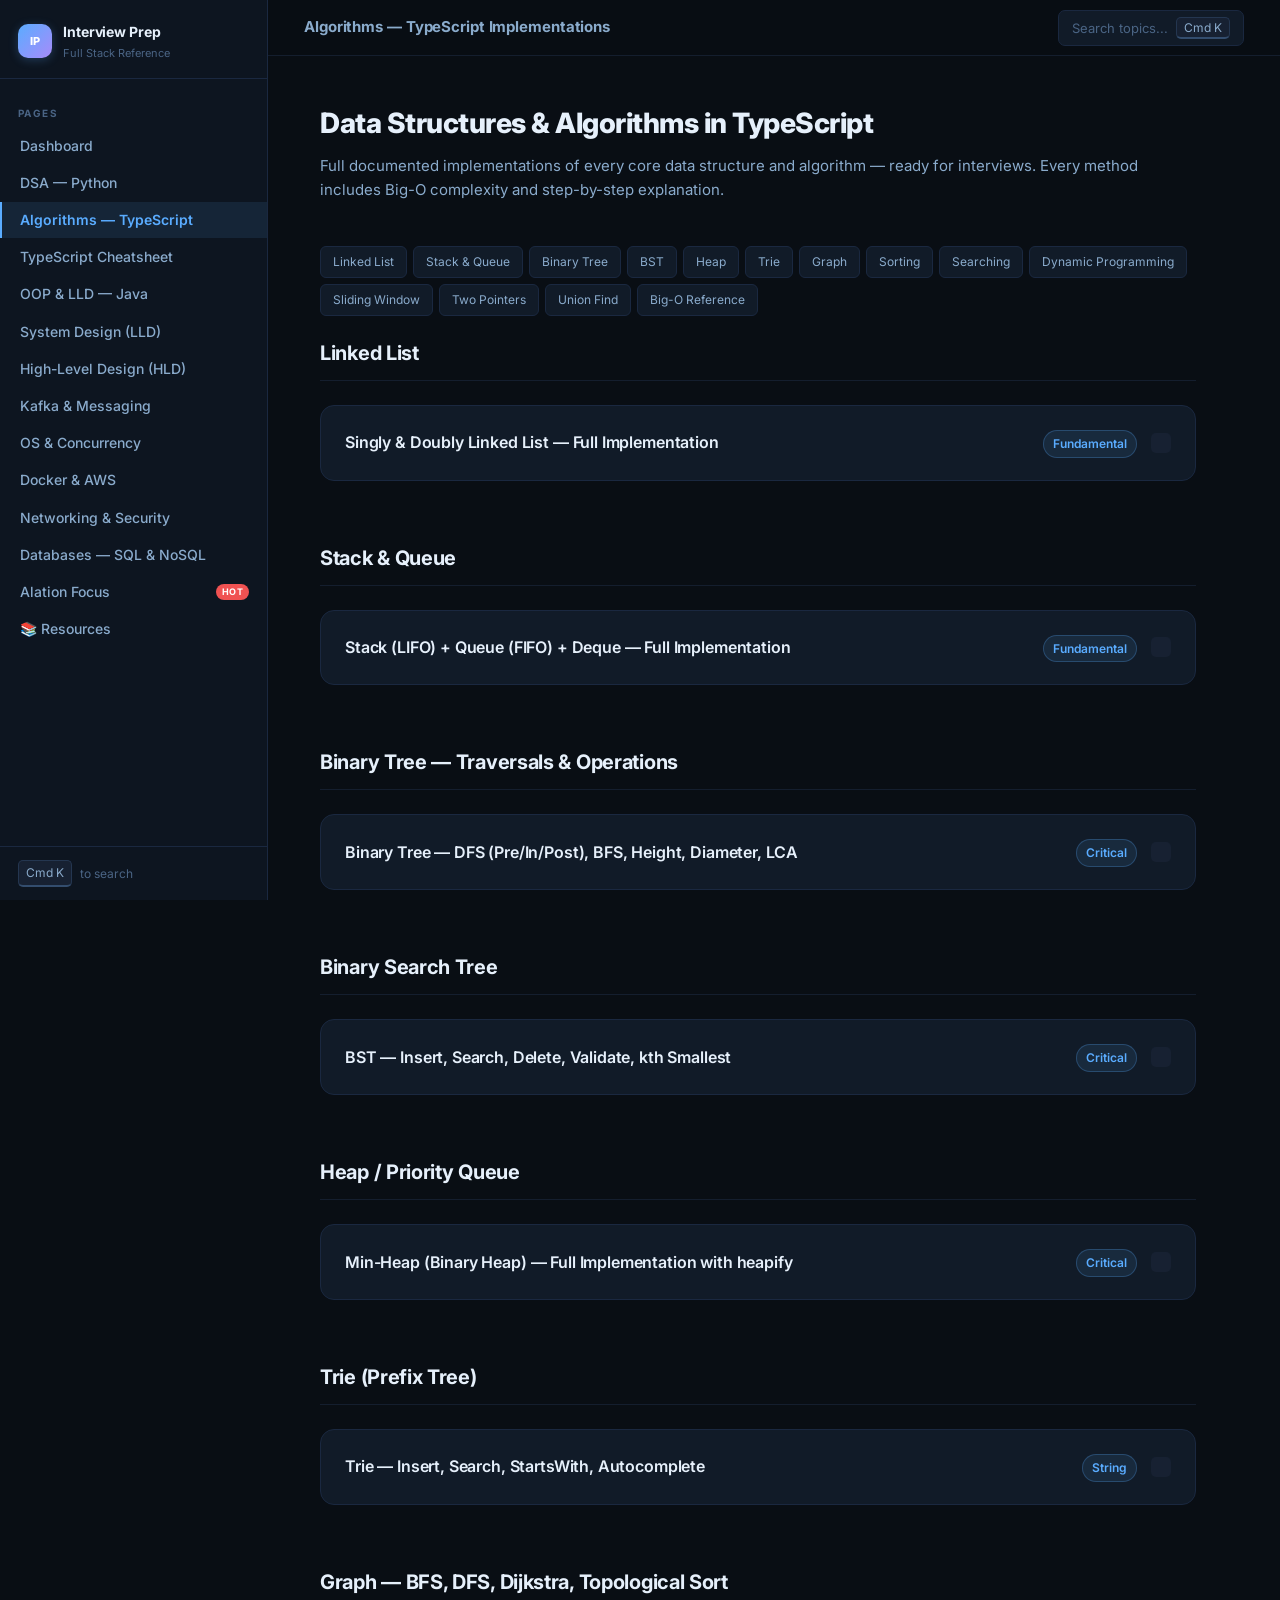
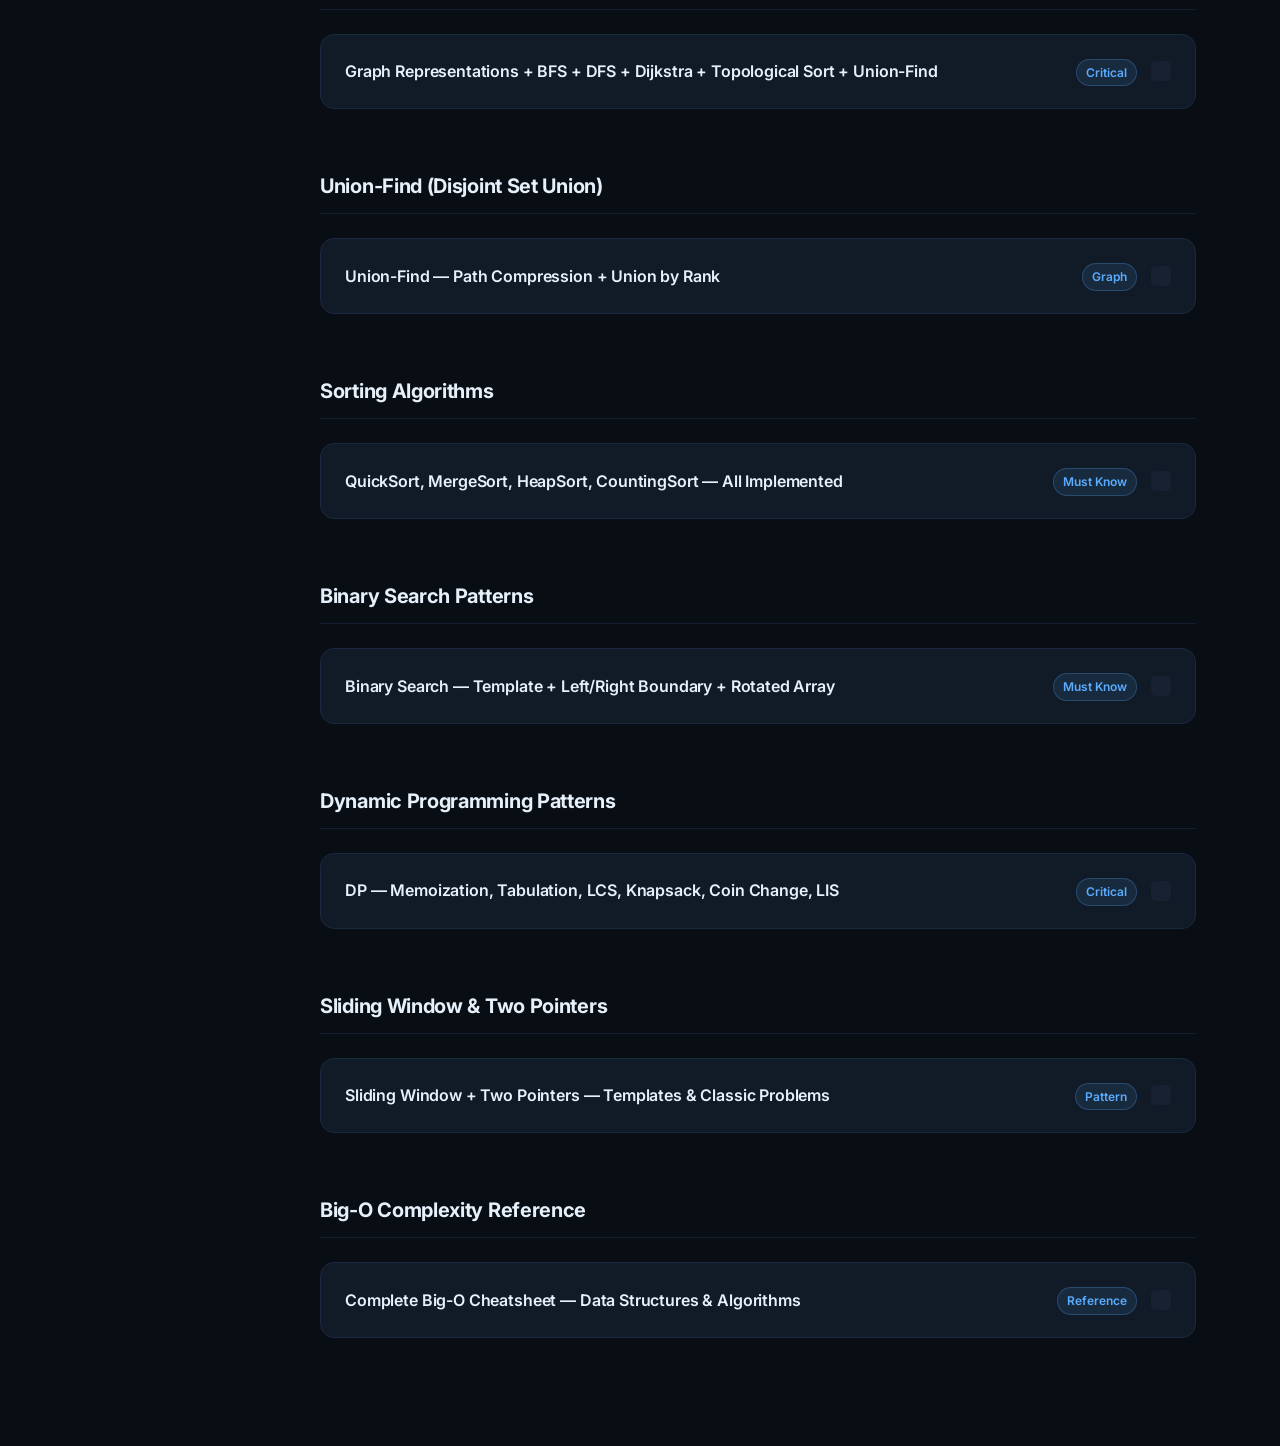
<file: algorithms.html>
<!DOCTYPE html>
<html lang="en">
<head>
<meta charset="UTF-8">
<meta name="viewport" content="width=device-width, initial-scale=1.0">
<title>Algorithms — TypeScript | Interview Prep</title>
<link rel="stylesheet" href="style.css">
<style>
.ts-code{background:var(--bg-code);border:1px solid var(--border);border-radius:8px;padding:14px 16px;font-family:'JetBrains Mono',monospace;font-size:12px;color:var(--text-secondary);line-height:1.85;margin:10px 0;overflow-x:auto;white-space:pre}
.kw{color:#e879f9} .ty{color:#5aacff} .st{color:#3ecb7a} .cm{color:#4a6484;font-style:italic} .nm{color:#f5a523} .op{color:#fb7185} .nu{color:#f5a523}
.topic-jump{display:flex;flex-wrap:wrap;gap:6px;margin-bottom:24px}
.topic-jump a{background:var(--bg-card);border:1px solid var(--border);color:var(--text-secondary);text-decoration:none;font-size:12px;padding:5px 12px;border-radius:6px;transition:all .15s}
.topic-jump a:hover{border-color:var(--accent-blue);color:var(--accent-blue)}
.complexity-table th{background:var(--bg-overlay)}
.complexity-table td:first-child{font-family:'JetBrains Mono',monospace;font-size:12px}
</style>
</head>
<body>
<nav class="sidebar">
  <div class="sidebar-logo">
    <div class="logo-mark">IP</div>
    <div><h2>Interview Prep</h2><p>Full Stack Reference</p></div>
  </div>
  <div class="sidebar-nav">
    <div class="nav-section-label">Pages</div>
    <a href="index.html" class="nav-link">Dashboard</a>
    <a href="dsa.html" class="nav-link">DSA — Python</a>
    <a href="algorithms.html" class="nav-link active">Algorithms — TypeScript</a>
    <a href="typescript.html" class="nav-link">TypeScript Cheatsheet</a>
    <a href="oop-lld.html" class="nav-link">OOP &amp; LLD — Java</a>
    <a href="system-design.html" class="nav-link">System Design (LLD)</a>
    <a href="hld.html" class="nav-link">High-Level Design (HLD)</a>
    <a href="kafka.html" class="nav-link">Kafka &amp; Messaging</a>
    <a href="os-concurrency.html" class="nav-link">OS &amp; Concurrency</a>
    <a href="docker-aws.html" class="nav-link">Docker &amp; AWS</a>
    <a href="networking-security.html" class="nav-link">Networking &amp; Security</a>
    <a href="databases.html" class="nav-link">Databases — SQL &amp; NoSQL</a>
    <a href="alation.html" class="nav-link">Alation Focus <span class="nav-badge">HOT</span></a>
    <a href="resources.html" class="nav-link">📚 Resources</a>
  </div>
  <div class="sidebar-footer"><kbd>Cmd K</kbd> to search</div>
</nav>

<main class="main">
<div class="topbar"><h1>Algorithms — TypeScript Implementations</h1>
  <button class="topbar-search-btn" onclick="window._spotlightOpen && window._spotlightOpen()">Search topics... <kbd>Cmd K</kbd></button></div>
<div class="content-area">
<div class="section-header">
  <h1>Data Structures &amp; Algorithms in TypeScript</h1>
  <p>Full documented implementations of every core data structure and algorithm — ready for interviews. Every method includes Big-O complexity and step-by-step explanation.</p>
</div>

<div class="topic-jump">
  <a href="#linked-list">Linked List</a>
  <a href="#stack-queue">Stack &amp; Queue</a>
  <a href="#binary-tree">Binary Tree</a>
  <a href="#bst">BST</a>
  <a href="#heap">Heap</a>
  <a href="#trie">Trie</a>
  <a href="#graph">Graph</a>
  <a href="#sorting">Sorting</a>
  <a href="#searching">Searching</a>
  <a href="#dp">Dynamic Programming</a>
  <a href="#sliding-window">Sliding Window</a>
  <a href="#two-pointers">Two Pointers</a>
  <a href="#union-find">Union Find</a>
  <a href="#complexity">Big-O Reference</a>
</div>

<!-- ===== LINKED LIST ===== -->
<div class="subsection" id="linked-list">
<div class="subsection-title">Linked List</div>
<div class="problem-card">
  <div class="problem-card-header" onclick="toggle(this)">
    <h3>Singly &amp; Doubly Linked List — Full Implementation</h3>
    <div class="tag-row"><span class="badge badge-tag">Fundamental</span></div><span class="toggle-icon"></span>
  </div>
  <div class="problem-card-body">
<div class="ts-code"><span class="cm">/**
 * Singly Linked List Node
 * Each node holds a value and a pointer to the next node.
 * Memory: O(n) — n nodes, each O(1) space
 */</span>
<span class="kw">class</span> <span class="ty">ListNode</span>&lt;<span class="ty">T</span>&gt; {
  constructor(
    <span class="kw">public</span> val: <span class="ty">T</span>,
    <span class="kw">public</span> next: <span class="ty">ListNode</span>&lt;<span class="ty">T</span>&gt; | <span class="kw">null</span> = <span class="kw">null</span>
  ) {}
}

<span class="cm">/**
 * Singly Linked List
 * - prepend  O(1) — add to head
 * - append   O(n) — add to tail (O(1) with tail pointer)
 * - delete   O(n) — must find predecessor
 * - search   O(n) — sequential scan
 */</span>
<span class="kw">class</span> <span class="ty">LinkedList</span>&lt;<span class="ty">T</span>&gt; {
  <span class="kw">private</span> head: <span class="ty">ListNode</span>&lt;<span class="ty">T</span>&gt; | <span class="kw">null</span> = <span class="kw">null</span>;
  <span class="kw">private</span> tail: <span class="ty">ListNode</span>&lt;<span class="ty">T</span>&gt; | <span class="kw">null</span> = <span class="kw">null</span>;
  <span class="kw">private</span> _size = <span class="nu">0</span>;
  <span class="kw">get</span> size() { <span class="kw">return this</span>._size; }

  <span class="cm">/** Add to tail — O(1) with tail pointer */</span>
  append(val: <span class="ty">T</span>): <span class="kw">void</span> {
    <span class="kw">const</span> node = <span class="kw">new</span> <span class="ty">ListNode</span>(val);
    <span class="kw">if</span> (!<span class="kw">this</span>.tail) { <span class="kw">this</span>.head = <span class="kw">this</span>.tail = node; }
    <span class="kw">else</span> { <span class="kw">this</span>.tail.next = node; <span class="kw">this</span>.tail = node; }
    <span class="kw">this</span>._size++;
  }

  <span class="cm">/** Add to head — O(1) */</span>
  prepend(val: <span class="ty">T</span>): <span class="kw">void</span> {
    <span class="kw">const</span> node = <span class="kw">new</span> <span class="ty">ListNode</span>(val, <span class="kw">this</span>.head);
    <span class="kw">this</span>.head = node;
    <span class="kw">if</span> (!<span class="kw">this</span>.tail) <span class="kw">this</span>.tail = node;
    <span class="kw">this</span>._size++;
  }

  <span class="cm">/** Remove first occurrence of value — O(n) */</span>
  delete(val: <span class="ty">T</span>): <span class="ty">boolean</span> {
    <span class="kw">if</span> (!<span class="kw">this</span>.head) <span class="kw">return false</span>;
    <span class="cm">// Special case: removing head</span>
    <span class="kw">if</span> (<span class="kw">this</span>.head.val === val) {
      <span class="kw">this</span>.head = <span class="kw">this</span>.head.next;
      <span class="kw">if</span> (!<span class="kw">this</span>.head) <span class="kw">this</span>.tail = <span class="kw">null</span>;
      <span class="kw">this</span>._size--;
      <span class="kw">return true</span>;
    }
    <span class="cm">// Find predecessor of target node</span>
    <span class="kw">let</span> curr = <span class="kw">this</span>.head;
    <span class="kw">while</span> (curr.next) {
      <span class="kw">if</span> (curr.next.val === val) {
        <span class="kw">if</span> (curr.next === <span class="kw">this</span>.tail) <span class="kw">this</span>.tail = curr;
        curr.next = curr.next.next;
        <span class="kw">this</span>._size--;
        <span class="kw">return true</span>;
      }
      curr = curr.next;
    }
    <span class="kw">return false</span>;
  }

  <span class="cm">/** Reverse the list in-place — O(n) time, O(1) space */</span>
  reverse(): <span class="kw">void</span> {
    <span class="kw">let</span> prev: <span class="ty">ListNode</span>&lt;<span class="ty">T</span>&gt; | <span class="kw">null</span> = <span class="kw">null</span>;
    <span class="kw">let</span> curr = <span class="kw">this</span>.head;
    <span class="kw">this</span>.tail = <span class="kw">this</span>.head;          <span class="cm">// old head becomes new tail</span>
    <span class="kw">while</span> (curr) {
      <span class="kw">const</span> next = curr.next;
      curr.next = prev;             <span class="cm">// flip pointer</span>
      prev = curr;
      curr = next;
    }
    <span class="kw">this</span>.head = prev;              <span class="cm">// prev is now the last seen node = new head</span>
  }

  <span class="cm">/** Detect cycle using Floyd's two-pointer — O(n) time, O(1) space */</span>
  hasCycle(): <span class="ty">boolean</span> {
    <span class="kw">let</span> slow = <span class="kw">this</span>.head, fast = <span class="kw">this</span>.head;
    <span class="kw">while</span> (fast?.next) {
      slow = slow!.next;            <span class="cm">// moves 1 step</span>
      fast = fast.next.next;        <span class="cm">// moves 2 steps</span>
      <span class="kw">if</span> (slow === fast) <span class="kw">return true</span>;  <span class="cm">// they meet → cycle</span>
    }
    <span class="kw">return false</span>;
  }

  <span class="cm">/** Get middle node (slow/fast pointer) — O(n) */</span>
  middle(): <span class="ty">ListNode</span>&lt;<span class="ty">T</span>&gt; | <span class="kw">null</span> {
    <span class="kw">let</span> slow = <span class="kw">this</span>.head, fast = <span class="kw">this</span>.head;
    <span class="kw">while</span> (fast?.next) {
      slow = slow!.next;
      fast = fast.next.next;
    }
    <span class="kw">return</span> slow;  <span class="cm">// when fast reaches end, slow is at middle</span>
  }

  toArray(): <span class="ty">T</span>[] {
    <span class="kw">const</span> res: <span class="ty">T</span>[] = [];
    <span class="kw">let</span> curr = <span class="kw">this</span>.head;
    <span class="kw">while</span> (curr) { res.push(curr.val); curr = curr.next; }
    <span class="kw">return</span> res;
  }
}
</div>
  </div>
</div>
</div>

<!-- ===== STACK & QUEUE ===== -->
<div class="subsection" id="stack-queue">
<div class="subsection-title">Stack &amp; Queue</div>
<div class="problem-card">
  <div class="problem-card-header" onclick="toggle(this)">
    <h3>Stack (LIFO) + Queue (FIFO) + Deque — Full Implementation</h3>
    <div class="tag-row"><span class="badge badge-tag">Fundamental</span></div><span class="toggle-icon"></span>
  </div>
  <div class="problem-card-body">
<div class="ts-code"><span class="cm">/**
 * Stack — Last In First Out
 * Uses an array internally. All operations O(1) amortized.
 * Use cases: undo/redo, DFS, expression parsing, call stack
 */</span>
<span class="kw">class</span> <span class="ty">Stack</span>&lt;<span class="ty">T</span>&gt; {
  <span class="kw">private</span> data: <span class="ty">T</span>[] = [];

  push(val: <span class="ty">T</span>): <span class="kw">void</span> { <span class="kw">this</span>.data.push(val); }
  pop(): <span class="ty">T</span> | <span class="kw">undefined</span> { <span class="kw">return this</span>.data.pop(); }
  peek(): <span class="ty">T</span> | <span class="kw">undefined</span> { <span class="kw">return this</span>.data[<span class="kw">this</span>.data.length - <span class="nu">1</span>]; }
  isEmpty(): <span class="ty">boolean</span> { <span class="kw">return this</span>.data.length === <span class="nu">0</span>; }
  get size(): <span class="ty">number</span> { <span class="kw">return this</span>.data.length; }
}

<span class="cm">/**
 * Queue — First In First Out (using two stacks — O(1) amortized)
 * Naive array approach: enqueue O(1), dequeue O(n) [shift is O(n)]
 * Two-stack approach: both operations O(1) amortized
 */</span>
<span class="kw">class</span> <span class="ty">Queue</span>&lt;<span class="ty">T</span>&gt; {
  <span class="kw">private</span> inbox:  <span class="ty">T</span>[] = [];   <span class="cm">// push into this</span>
  <span class="kw">private</span> outbox: <span class="ty">T</span>[] = [];   <span class="cm">// pop from this</span>

  enqueue(val: <span class="ty">T</span>): <span class="kw">void</span> { <span class="kw">this</span>.inbox.push(val); }

  dequeue(): <span class="ty">T</span> | <span class="kw">undefined</span> {
    <span class="kw">if</span> (<span class="kw">this</span>.outbox.length === <span class="nu">0</span>) {
      <span class="cm">// Transfer all from inbox to outbox — reverses order (FIFO preserved)</span>
      <span class="kw">while</span> (<span class="kw">this</span>.inbox.length) <span class="kw">this</span>.outbox.push(<span class="kw">this</span>.inbox.pop()!);
    }
    <span class="kw">return this</span>.outbox.pop();
  }

  peek(): <span class="ty">T</span> | <span class="kw">undefined</span> {
    <span class="kw">if</span> (!<span class="kw">this</span>.outbox.length) <span class="kw">while</span> (<span class="kw">this</span>.inbox.length) <span class="kw">this</span>.outbox.push(<span class="kw">this</span>.inbox.pop()!);
    <span class="kw">return this</span>.outbox[<span class="kw">this</span>.outbox.length - <span class="nu">1</span>];
  }

  get size(): <span class="ty">number</span> { <span class="kw">return this</span>.inbox.length + <span class="kw">this</span>.outbox.length; }
  isEmpty(): <span class="ty">boolean</span> { <span class="kw">return this</span>.size === <span class="nu">0</span>; }
}

<span class="cm">/**
 * Monotonic Stack — maintains increasing or decreasing order
 * Use case: Next Greater Element, Largest Rectangle in Histogram
 */</span>
<span class="kw">function</span> nextGreaterElement(nums: <span class="ty">number</span>[]): <span class="ty">number</span>[] {
  <span class="kw">const</span> result = <span class="kw">new</span> Array(nums.length).fill(-<span class="nu">1</span>);
  <span class="kw">const</span> stack: <span class="ty">number</span>[] = [];  <span class="cm">// stores INDICES of elements waiting for answer</span>

  <span class="kw">for</span> (<span class="kw">let</span> i = <span class="nu">0</span>; i &lt; nums.length; i++) {
    <span class="cm">// Pop all elements smaller than current — current is their "next greater"</span>
    <span class="kw">while</span> (stack.length &amp;&amp; nums[stack[stack.length - <span class="nu">1</span>]] &lt; nums[i]) {
      result[stack.pop()!] = nums[i];
    }
    stack.push(i);  <span class="cm">// push index of current element</span>
  }
  <span class="kw">return</span> result;  <span class="cm">// remaining in stack have no greater element → stay -1</span>
}
</div>
  </div>
</div>
</div>

<!-- ===== BINARY TREE ===== -->
<div class="subsection" id="binary-tree">
<div class="subsection-title">Binary Tree — Traversals &amp; Operations</div>
<div class="problem-card">
  <div class="problem-card-header" onclick="toggle(this)">
    <h3>Binary Tree — DFS (Pre/In/Post), BFS, Height, Diameter, LCA</h3>
    <div class="tag-row"><span class="badge badge-tag">Critical</span></div><span class="toggle-icon"></span>
  </div>
  <div class="problem-card-body">
<div class="ts-code"><span class="kw">class</span> <span class="ty">TreeNode</span>&lt;<span class="ty">T</span>&gt; {
  constructor(
    <span class="kw">public</span> val: <span class="ty">T</span>,
    <span class="kw">public</span> left:  <span class="ty">TreeNode</span>&lt;<span class="ty">T</span>&gt; | <span class="kw">null</span> = <span class="kw">null</span>,
    <span class="kw">public</span> right: <span class="ty">TreeNode</span>&lt;<span class="ty">T</span>&gt; | <span class="kw">null</span> = <span class="kw">null</span>
  ) {}
}

<span class="cm">// ─── DFS Traversals ───────────────────────────────────────</span>
<span class="cm">// Pre-order: Root → Left → Right  (serialize tree, copy tree)</span>
<span class="kw">function</span> preOrder&lt;<span class="ty">T</span>&gt;(root: <span class="ty">TreeNode</span>&lt;<span class="ty">T</span>&gt; | <span class="kw">null</span>): <span class="ty">T</span>[] {
  <span class="kw">if</span> (!root) <span class="kw">return</span> [];
  <span class="kw">return</span> [root.val, ...preOrder(root.left), ...preOrder(root.right)];
}

<span class="cm">// In-order: Left → Root → Right  (BST sorted order!)</span>
<span class="kw">function</span> inOrder&lt;<span class="ty">T</span>&gt;(root: <span class="ty">TreeNode</span>&lt;<span class="ty">T</span>&gt; | <span class="kw">null</span>): <span class="ty">T</span>[] {
  <span class="kw">if</span> (!root) <span class="kw">return</span> [];
  <span class="kw">return</span> [...inOrder(root.left), root.val, ...inOrder(root.right)];
}

<span class="cm">// Post-order: Left → Right → Root  (delete tree, evaluate expression)</span>
<span class="kw">function</span> postOrder&lt;<span class="ty">T</span>&gt;(root: <span class="ty">TreeNode</span>&lt;<span class="ty">T</span>&gt; | <span class="kw">null</span>): <span class="ty">T</span>[] {
  <span class="kw">if</span> (!root) <span class="kw">return</span> [];
  <span class="kw">return</span> [...postOrder(root.left), ...postOrder(root.right), root.val];
}

<span class="cm">// Iterative in-order (avoids stack overflow for deep trees)</span>
<span class="kw">function</span> inOrderIterative&lt;<span class="ty">T</span>&gt;(root: <span class="ty">TreeNode</span>&lt;<span class="ty">T</span>&gt; | <span class="kw">null</span>): <span class="ty">T</span>[] {
  <span class="kw">const</span> result: <span class="ty">T</span>[] = [], stack: <span class="ty">TreeNode</span>&lt;<span class="ty">T</span>&gt;[] = [];
  <span class="kw">let</span> curr = root;
  <span class="kw">while</span> (curr || stack.length) {
    <span class="kw">while</span> (curr) { stack.push(curr); curr = curr.left; }  <span class="cm">// go left</span>
    curr = stack.pop()!;
    result.push(curr.val);          <span class="cm">// visit</span>
    curr = curr.right;              <span class="cm">// go right</span>
  }
  <span class="kw">return</span> result;
}

<span class="cm">// ─── BFS / Level-order ─────────────────────────────────────</span>
<span class="kw">function</span> levelOrder&lt;<span class="ty">T</span>&gt;(root: <span class="ty">TreeNode</span>&lt;<span class="ty">T</span>&gt; | <span class="kw">null</span>): <span class="ty">T</span>[][] {
  <span class="kw">if</span> (!root) <span class="kw">return</span> [];
  <span class="kw">const</span> result: <span class="ty">T</span>[][] = [], queue: <span class="ty">TreeNode</span>&lt;<span class="ty">T</span>&gt;[] = [root];
  <span class="kw">while</span> (queue.length) {
    <span class="kw">const</span> level: <span class="ty">T</span>[] = [];
    <span class="kw">const</span> size = queue.length;        <span class="cm">// snapshot size — process ONE level</span>
    <span class="kw">for</span> (<span class="kw">let</span> i = <span class="nu">0</span>; i &lt; size; i++) {
      <span class="kw">const</span> node = queue.shift()!;
      level.push(node.val);
      <span class="kw">if</span> (node.left)  queue.push(node.left);
      <span class="kw">if</span> (node.right) queue.push(node.right);
    }
    result.push(level);
  }
  <span class="kw">return</span> result;
}

<span class="cm">// ─── Height of tree — O(n) ────────────────────────────────</span>
<span class="kw">function</span> height&lt;<span class="ty">T</span>&gt;(root: <span class="ty">TreeNode</span>&lt;<span class="ty">T</span>&gt; | <span class="kw">null</span>): <span class="ty">number</span> {
  <span class="kw">if</span> (!root) <span class="kw">return</span> <span class="nu">0</span>;
  <span class="kw">return</span> <span class="nu">1</span> + Math.max(height(root.left), height(root.right));
}

<span class="cm">// ─── Diameter (longest path between any two nodes) ─────────</span>
<span class="kw">function</span> diameter&lt;<span class="ty">T</span>&gt;(root: <span class="ty">TreeNode</span>&lt;<span class="ty">T</span>&gt; | <span class="kw">null</span>): <span class="ty">number</span> {
  <span class="kw">let</span> maxDia = <span class="nu">0</span>;
  <span class="kw">function</span> dfs(node: <span class="ty">TreeNode</span>&lt;<span class="ty">T</span>&gt; | <span class="kw">null</span>): <span class="ty">number</span> {
    <span class="kw">if</span> (!node) <span class="kw">return</span> <span class="nu">0</span>;
    <span class="kw">const</span> L = dfs(node.left), R = dfs(node.right);
    maxDia = Math.max(maxDia, L + R);  <span class="cm">// path through this node</span>
    <span class="kw">return</span> <span class="nu">1</span> + Math.max(L, R);        <span class="cm">// height contribution upward</span>
  }
  dfs(root);
  <span class="kw">return</span> maxDia;
}

<span class="cm">// ─── Lowest Common Ancestor — O(n) ────────────────────────</span>
<span class="kw">function</span> lca&lt;<span class="ty">T</span>&gt;(
  root: <span class="ty">TreeNode</span>&lt;<span class="ty">T</span>&gt; | <span class="kw">null</span>,
  p: <span class="ty">T</span>, q: <span class="ty">T</span>
): <span class="ty">TreeNode</span>&lt;<span class="ty">T</span>&gt; | <span class="kw">null</span> {
  <span class="kw">if</span> (!root || root.val === p || root.val === q) <span class="kw">return</span> root;
  <span class="kw">const</span> left  = lca(root.left,  p, q);
  <span class="kw">const</span> right = lca(root.right, p, q);
  <span class="cm">// If both sides return non-null → root is LCA</span>
  <span class="kw">if</span> (left &amp;&amp; right) <span class="kw">return</span> root;
  <span class="kw">return</span> left ?? right;  <span class="cm">// one side found both nodes</span>
}
</div>
  </div>
</div>
</div>

<!-- ===== BST ===== -->
<div class="subsection" id="bst">
<div class="subsection-title">Binary Search Tree</div>
<div class="problem-card">
  <div class="problem-card-header" onclick="toggle(this)">
    <h3>BST — Insert, Search, Delete, Validate, kth Smallest</h3>
    <div class="tag-row"><span class="badge badge-tag">Critical</span></div><span class="toggle-icon"></span>
  </div>
  <div class="problem-card-body">
<div class="ts-code"><span class="cm">/**
 * BST Property: left.val < node.val < right.val for ALL nodes
 * Average case: O(log n) for insert/search/delete
 * Worst case: O(n) when tree is skewed (like a linked list)
 * Use self-balancing (AVL, Red-Black) to guarantee O(log n)
 */</span>
<span class="kw">class</span> <span class="ty">BST</span> {
  root: <span class="ty">TreeNode</span>&lt;<span class="ty">number</span>&gt; | <span class="kw">null</span> = <span class="kw">null</span>;

  <span class="cm">/** Insert — avg O(log n), worst O(n) */</span>
  insert(val: <span class="ty">number</span>): <span class="kw">void</span> {
    <span class="kw">const</span> insertNode = (node: <span class="ty">TreeNode</span>&lt;<span class="ty">number</span>&gt; | <span class="kw">null</span>): <span class="ty">TreeNode</span>&lt;<span class="ty">number</span>&gt; =&gt; {
      <span class="kw">if</span> (!node) <span class="kw">return new</span> <span class="ty">TreeNode</span>(val);
      <span class="kw">if</span> (val &lt; node.val) node.left  = insertNode(node.left);
      <span class="kw">else if</span> (val &gt; node.val) node.right = insertNode(node.right);
      <span class="cm">// Equal: duplicates ignored (or add count field)</span>
      <span class="kw">return</span> node;
    };
    <span class="kw">this</span>.root = insertNode(<span class="kw">this</span>.root);
  }

  <span class="cm">/** Search — avg O(log n) */</span>
  search(val: <span class="ty">number</span>): <span class="ty">boolean</span> {
    <span class="kw">let</span> curr = <span class="kw">this</span>.root;
    <span class="kw">while</span> (curr) {
      <span class="kw">if</span> (val === curr.val) <span class="kw">return true</span>;
      curr = val &lt; curr.val ? curr.left : curr.right;
    }
    <span class="kw">return false</span>;
  }

  <span class="cm">/** Delete — avg O(log n). 3 cases:
   * 1. Leaf: simply remove
   * 2. One child: replace node with child
   * 3. Two children: replace with in-order successor (min of right subtree)
   */</span>
  delete(val: <span class="ty">number</span>): <span class="kw">void</span> {
    <span class="kw">const</span> del = (node: <span class="ty">TreeNode</span>&lt;<span class="ty">number</span>&gt; | <span class="kw">null</span>): <span class="ty">TreeNode</span>&lt;<span class="ty">number</span>&gt; | <span class="kw">null</span> =&gt; {
      <span class="kw">if</span> (!node) <span class="kw">return null</span>;
      <span class="kw">if</span> (val &lt; node.val) { node.left  = del(node.left);  <span class="kw">return</span> node; }
      <span class="kw">if</span> (val &gt; node.val) { node.right = del(node.right); <span class="kw">return</span> node; }
      <span class="cm">// Found the node to delete:</span>
      <span class="kw">if</span> (!node.left)  <span class="kw">return</span> node.right; <span class="cm">// case 1 or 2</span>
      <span class="kw">if</span> (!node.right) <span class="kw">return</span> node.left;  <span class="cm">// case 2</span>
      <span class="cm">// Case 3: find in-order successor (min of right subtree)</span>
      <span class="kw">let</span> successor = node.right;
      <span class="kw">while</span> (successor.left) successor = successor.left;
      node.val   = successor.val;             <span class="cm">// copy successor value</span>
      node.right = del(node.right);           <span class="cm">// delete successor</span>
      <span class="kw">return</span> node;
    };
    <span class="kw">this</span>.root = del(<span class="kw">this</span>.root);
  }

  <span class="cm">/** Validate BST — pass valid range down — O(n) */</span>
  isValid(): <span class="ty">boolean</span> {
    <span class="kw">const</span> check = (
      node: <span class="ty">TreeNode</span>&lt;<span class="ty">number</span>&gt; | <span class="kw">null</span>,
      min = -Infinity, max = Infinity
    ): <span class="ty">boolean</span> =&gt; {
      <span class="kw">if</span> (!node) <span class="kw">return true</span>;
      <span class="kw">if</span> (node.val &lt;= min || node.val &gt;= max) <span class="kw">return false</span>;
      <span class="kw">return</span> check(node.left,  min, node.val) &amp;&amp;
             check(node.right, node.val, max);
    };
    <span class="kw">return</span> check(<span class="kw">this</span>.root);
  }

  <span class="cm">/** kth Smallest via in-order (BST sorted) — O(k) */</span>
  kthSmallest(k: <span class="ty">number</span>): <span class="ty">number</span> | <span class="kw">null</span> {
    <span class="kw">let</span> count = <span class="nu">0</span>, result: <span class="ty">number</span> | <span class="kw">null</span> = <span class="kw">null</span>;
    <span class="kw">const</span> inOrder = (node: <span class="ty">TreeNode</span>&lt;<span class="ty">number</span>&gt; | <span class="kw">null</span>): <span class="kw">void</span> =&gt; {
      <span class="kw">if</span> (!node || result !== <span class="kw">null</span>) <span class="kw">return</span>;
      inOrder(node.left);
      <span class="kw">if</span> (++count === k) { result = node.val; <span class="kw">return</span>; }
      inOrder(node.right);
    };
    inOrder(<span class="kw">this</span>.root);
    <span class="kw">return</span> result;
  }
}
</div>
  </div>
</div>
</div>

<!-- ===== HEAP ===== -->
<div class="subsection" id="heap">
<div class="subsection-title">Heap / Priority Queue</div>
<div class="problem-card">
  <div class="problem-card-header" onclick="toggle(this)">
    <h3>Min-Heap (Binary Heap) — Full Implementation with heapify</h3>
    <div class="tag-row"><span class="badge badge-tag">Critical</span></div><span class="toggle-icon"></span>
  </div>
  <div class="problem-card-body">
<div class="ts-code"><span class="cm">/**
 * Binary Min-Heap stored in array.
 * Parent of i  = Math.floor((i-1)/2)
 * Left child   = 2*i + 1
 * Right child  = 2*i + 2
 *
 * insert  O(log n) — add to end, bubble up
 * extractMin O(log n) — swap root with last, remove, bubble down
 * peek    O(1)
 * buildHeap O(n) — heapify from bottom
 */</span>
<span class="kw">class</span> <span class="ty">MinHeap</span> {
  <span class="kw">private</span> heap: <span class="ty">number</span>[] = [];

  <span class="kw">get</span> size() { <span class="kw">return this</span>.heap.length; }
  peek(): <span class="ty">number</span> | <span class="kw">undefined</span> { <span class="kw">return this</span>.heap[<span class="nu">0</span>]; }

  <span class="cm">/** Add element and restore heap property upward */</span>
  insert(val: <span class="ty">number</span>): <span class="kw">void</span> {
    <span class="kw">this</span>.heap.push(val);
    <span class="kw">this</span>.bubbleUp(<span class="kw">this</span>.heap.length - <span class="nu">1</span>);
  }

  <span class="cm">/** Remove and return minimum element — O(log n) */</span>
  extractMin(): <span class="ty">number</span> | <span class="kw">undefined</span> {
    <span class="kw">if</span> (!<span class="kw">this</span>.heap.length) <span class="kw">return undefined</span>;
    <span class="kw">const</span> min = <span class="kw">this</span>.heap[<span class="nu">0</span>];
    <span class="kw">const</span> last = <span class="kw">this</span>.heap.pop()!;
    <span class="kw">if</span> (<span class="kw">this</span>.heap.length) {
      <span class="kw">this</span>.heap[<span class="nu">0</span>] = last;          <span class="cm">// move last to root</span>
      <span class="kw">this</span>.bubbleDown(<span class="nu">0</span>);           <span class="cm">// restore heap property</span>
    }
    <span class="kw">return</span> min;
  }

  <span class="kw">private</span> bubbleUp(i: <span class="ty">number</span>): <span class="kw">void</span> {
    <span class="kw">while</span> (i &gt; <span class="nu">0</span>) {
      <span class="kw">const</span> parent = Math.floor((i - <span class="nu">1</span>) / <span class="nu">2</span>);
      <span class="kw">if</span> (<span class="kw">this</span>.heap[parent] &lt;= <span class="kw">this</span>.heap[i]) <span class="kw">break</span>;
      [<span class="kw">this</span>.heap[parent], <span class="kw">this</span>.heap[i]] = [<span class="kw">this</span>.heap[i], <span class="kw">this</span>.heap[parent]];
      i = parent;
    }
  }

  <span class="kw">private</span> bubbleDown(i: <span class="ty">number</span>): <span class="kw">void</span> {
    <span class="kw">const</span> n = <span class="kw">this</span>.heap.length;
    <span class="kw">while</span> (<span class="kw">true</span>) {
      <span class="kw">let</span> smallest = i;
      <span class="kw">const</span> L = <span class="nu">2</span> * i + <span class="nu">1</span>, R = <span class="nu">2</span> * i + <span class="nu">2</span>;
      <span class="kw">if</span> (L &lt; n &amp;&amp; <span class="kw">this</span>.heap[L] &lt; <span class="kw">this</span>.heap[smallest]) smallest = L;
      <span class="kw">if</span> (R &lt; n &amp;&amp; <span class="kw">this</span>.heap[R] &lt; <span class="kw">this</span>.heap[smallest]) smallest = R;
      <span class="kw">if</span> (smallest === i) <span class="kw">break</span>;
      [<span class="kw">this</span>.heap[i], <span class="kw">this</span>.heap[smallest]] = [<span class="kw">this</span>.heap[smallest], <span class="kw">this</span>.heap[i]];
      i = smallest;
    }
  }

  <span class="cm">/** Build heap from array in O(n) using sift-down from bottom-up */</span>
  buildHeap(arr: <span class="ty">number</span>[]): <span class="kw">void</span> {
    <span class="kw">this</span>.heap = [...arr];
    <span class="cm">// Start from last internal node and sift down each</span>
    <span class="kw">for</span> (<span class="kw">let</span> i = Math.floor(<span class="kw">this</span>.heap.length / <span class="nu">2</span>) - <span class="nu">1</span>; i &gt;= <span class="nu">0</span>; i--) {
      <span class="kw">this</span>.bubbleDown(i);
    }
  }
}

<span class="cm">// ─── K Largest Elements using MinHeap ─────────────────────</span>
<span class="kw">function</span> kLargest(nums: <span class="ty">number</span>[], k: <span class="ty">number</span>): <span class="ty">number</span>[] {
  <span class="kw">const</span> heap = <span class="kw">new</span> <span class="ty">MinHeap</span>();
  <span class="kw">for</span> (<span class="kw">const</span> n <span class="kw">of</span> nums) {
    heap.insert(n);
    <span class="kw">if</span> (heap.size &gt; k) heap.extractMin();  <span class="cm">// keep only k largest</span>
  }
  <span class="kw">const</span> result: <span class="ty">number</span>[] = [];
  <span class="kw">while</span> (heap.size) result.unshift(heap.extractMin()!);
  <span class="kw">return</span> result;
}
</div>
  </div>
</div>
</div>

<!-- ===== TRIE ===== -->
<div class="subsection" id="trie">
<div class="subsection-title">Trie (Prefix Tree)</div>
<div class="problem-card">
  <div class="problem-card-header" onclick="toggle(this)">
    <h3>Trie — Insert, Search, StartsWith, Autocomplete</h3>
    <div class="tag-row"><span class="badge badge-tag">String</span></div><span class="toggle-icon"></span>
  </div>
  <div class="problem-card-body">
<div class="ts-code"><span class="cm">/**
 * Trie (Prefix Tree)
 * - Each node has up to 26 children (for lowercase English)
 * - insert   O(m) where m = word length
 * - search   O(m)
 * - startsWith O(m)
 * - Space: O(n * m) in worst case (n words, m avg length)
 *
 * Use cases: autocomplete, spell check, IP routing, word search grid
 */</span>
<span class="kw">class</span> <span class="ty">TrieNode</span> {
  children: <span class="ty">Map</span>&lt;<span class="ty">string</span>, <span class="ty">TrieNode</span>&gt; = <span class="kw">new</span> Map();
  isEnd = <span class="kw">false</span>;
  count = <span class="nu">0</span>;  <span class="cm">// how many words pass through this node</span>
}

<span class="kw">class</span> <span class="ty">Trie</span> {
  <span class="kw">private</span> root = <span class="kw">new</span> <span class="ty">TrieNode</span>();

  <span class="cm">/** Insert word — O(m) */</span>
  insert(word: <span class="ty">string</span>): <span class="kw">void</span> {
    <span class="kw">let</span> node = <span class="kw">this</span>.root;
    <span class="kw">for</span> (<span class="kw">const</span> ch <span class="kw">of</span> word) {
      <span class="kw">if</span> (!node.children.has(ch)) node.children.set(ch, <span class="kw">new</span> <span class="ty">TrieNode</span>());
      node = node.children.get(ch)!;
      node.count++;
    }
    node.isEnd = <span class="kw">true</span>;
  }

  <span class="cm">/** Exact match search — O(m) */</span>
  search(word: <span class="ty">string</span>): <span class="ty">boolean</span> {
    <span class="kw">const</span> node = <span class="kw">this</span>.traverse(word);
    <span class="kw">return</span> !!node?.isEnd;
  }

  <span class="cm">/** Prefix check — O(m) */</span>
  startsWith(prefix: <span class="ty">string</span>): <span class="ty">boolean</span> {
    <span class="kw">return</span> <span class="kw">this</span>.traverse(prefix) !== <span class="kw">null</span>;
  }

  <span class="kw">private</span> traverse(str: <span class="ty">string</span>): <span class="ty">TrieNode</span> | <span class="kw">null</span> {
    <span class="kw">let</span> node: <span class="ty">TrieNode</span> | <span class="kw">undefined</span> = <span class="kw">this</span>.root;
    <span class="kw">for</span> (<span class="kw">const</span> ch <span class="kw">of</span> str) {
      node = node.children.get(ch);
      <span class="kw">if</span> (!node) <span class="kw">return null</span>;
    }
    <span class="kw">return</span> node;
  }

  <span class="cm">/** Autocomplete: get all words with given prefix — O(m + k) */</span>
  autocomplete(prefix: <span class="ty">string</span>): <span class="ty">string</span>[] {
    <span class="kw">const</span> node = <span class="kw">this</span>.traverse(prefix);
    <span class="kw">if</span> (!node) <span class="kw">return</span> [];
    <span class="kw">const</span> results: <span class="ty">string</span>[] = [];
    <span class="kw">const</span> dfs = (curr: <span class="ty">TrieNode</span>, path: <span class="ty">string</span>): <span class="kw">void</span> =&gt; {
      <span class="kw">if</span> (curr.isEnd) results.push(prefix + path);
      <span class="kw">for</span> (<span class="kw">const</span> [ch, child] <span class="kw">of</span> curr.children) dfs(child, path + ch);
    };
    dfs(node, <span class="st">""</span>);
    <span class="kw">return</span> results;
  }
}
</div>
  </div>
</div>
</div>

<!-- ===== GRAPH ===== -->
<div class="subsection" id="graph">
<div class="subsection-title">Graph — BFS, DFS, Dijkstra, Topological Sort</div>
<div class="problem-card">
  <div class="problem-card-header" onclick="toggle(this)">
    <h3>Graph Representations + BFS + DFS + Dijkstra + Topological Sort + Union-Find</h3>
    <div class="tag-row"><span class="badge badge-tag">Critical</span></div><span class="toggle-icon"></span>
  </div>
  <div class="problem-card-body">
<div class="ts-code"><span class="cm">/**
 * Graph Representations:
 * Adjacency List  — O(V+E) space, O(1) add edge, O(degree) neighbors
 * Adjacency Matrix — O(V²) space, O(1) edge check, good for dense graphs
 */</span>
<span class="kw">class</span> <span class="ty">Graph</span> {
  <span class="kw">private</span> adj: <span class="ty">Map</span>&lt;<span class="ty">number</span>, { node: <span class="ty">number</span>; weight: <span class="ty">number</span> }[]&gt; = <span class="kw">new</span> Map();

  addEdge(u: <span class="ty">number</span>, v: <span class="ty">number</span>, weight = <span class="nu">1</span>, directed = <span class="kw">false</span>): <span class="kw">void</span> {
    <span class="kw">if</span> (!<span class="kw">this</span>.adj.has(u)) <span class="kw">this</span>.adj.set(u, []);
    <span class="kw">if</span> (!<span class="kw">this</span>.adj.has(v)) <span class="kw">this</span>.adj.set(v, []);
    <span class="kw">this</span>.adj.get(u)!.push({ node: v, weight });
    <span class="kw">if</span> (!directed) <span class="kw">this</span>.adj.get(v)!.push({ node: u, weight });
  }

  <span class="cm">/**
   * BFS — O(V+E)
   * Uses a queue. Explores level by level.
   * Best for: shortest path in UNWEIGHTED graph, level-order, nearest neighbors
   */</span>
  bfs(start: <span class="ty">number</span>): <span class="ty">number</span>[] {
    <span class="kw">const</span> visited = <span class="kw">new</span> Set&lt;<span class="ty">number</span>&gt;([start]);
    <span class="kw">const</span> queue = [start], order: <span class="ty">number</span>[] = [];
    <span class="kw">while</span> (queue.length) {
      <span class="kw">const</span> node = queue.shift()!;
      order.push(node);
      <span class="kw">for</span> (<span class="kw">const</span> { node: nb } <span class="kw">of</span> <span class="kw">this</span>.adj.get(node) ?? []) {
        <span class="kw">if</span> (!visited.has(nb)) { visited.add(nb); queue.push(nb); }
      }
    }
    <span class="kw">return</span> order;
  }

  <span class="cm">/**
   * DFS — O(V+E)
   * Explores as deep as possible before backtracking.
   * Best for: cycle detection, topological sort, connected components, maze
   */</span>
  dfs(start: <span class="ty">number</span>): <span class="ty">number</span>[] {
    <span class="kw">const</span> visited = <span class="kw">new</span> Set&lt;<span class="ty">number</span>&gt;();
    <span class="kw">const</span> order: <span class="ty">number</span>[] = [];
    <span class="kw">const</span> explore = (node: <span class="ty">number</span>): <span class="kw">void</span> =&gt; {
      visited.add(node);
      order.push(node);
      <span class="kw">for</span> (<span class="kw">const</span> { node: nb } <span class="kw">of</span> <span class="kw">this</span>.adj.get(node) ?? []) {
        <span class="kw">if</span> (!visited.has(nb)) explore(nb);
      }
    };
    explore(start);
    <span class="kw">return</span> order;
  }

  <span class="cm">/**
   * Dijkstra — O((V+E) log V) with min-heap
   * Shortest path in WEIGHTED graph (non-negative weights only).
   * Negative weights → use Bellman-Ford instead.
   */</span>
  dijkstra(start: <span class="ty">number</span>): <span class="ty">Map</span>&lt;<span class="ty">number</span>, <span class="ty">number</span>&gt; {
    <span class="kw">const</span> dist = <span class="kw">new</span> Map&lt;<span class="ty">number</span>, <span class="ty">number</span>&gt;();
    <span class="kw">for</span> (<span class="kw">const</span> node <span class="kw">of</span> <span class="kw">this</span>.adj.keys()) dist.set(node, Infinity);
    dist.set(start, <span class="nu">0</span>);

    <span class="cm">// Min-heap: [distance, node] — use sorted array for simplicity</span>
    <span class="cm">// In production use a proper priority queue for O(log n) extract-min</span>
    <span class="kw">const</span> pq: [<span class="ty">number</span>, <span class="ty">number</span>][] = [[<span class="nu">0</span>, start]];

    <span class="kw">while</span> (pq.length) {
      pq.sort((a, b) =&gt; a[<span class="nu">0</span>] - b[<span class="nu">0</span>]);   <span class="cm">// O(n log n) — replace with heap</span>
      <span class="kw">const</span> [d, u] = pq.shift()!;
      <span class="kw">if</span> (d &gt; dist.get(u)!) <span class="kw">continue</span>;  <span class="cm">// stale entry</span>
      <span class="kw">for</span> (<span class="kw">const</span> { node: v, weight: w } <span class="kw">of</span> <span class="kw">this</span>.adj.get(u) ?? []) {
        <span class="kw">const</span> nd = d + w;
        <span class="kw">if</span> (nd &lt; dist.get(v)!) { dist.set(v, nd); pq.push([nd, v]); }
      }
    }
    <span class="kw">return</span> dist;
  }

  <span class="cm">/**
   * Topological Sort — Kahn's Algorithm (BFS-based)
   * O(V+E). Only works on DAG (Directed Acyclic Graph).
   * Use case: build systems, course prerequisites, task scheduling.
   */</span>
  topologicalSort(nodes: <span class="ty">number</span>[]): <span class="ty">number</span>[] {
    <span class="kw">const</span> inDegree = <span class="kw">new</span> Map&lt;<span class="ty">number</span>, <span class="ty">number</span>&gt;();
    <span class="kw">for</span> (<span class="kw">const</span> n <span class="kw">of</span> nodes) inDegree.set(n, <span class="nu">0</span>);
    <span class="kw">for</span> (<span class="kw">const</span> [, edges] <span class="kw">of</span> <span class="kw">this</span>.adj) {
      <span class="kw">for</span> (<span class="kw">const</span> { node: v } <span class="kw">of</span> edges) inDegree.set(v, (inDegree.get(v) ?? <span class="nu">0</span>) + <span class="nu">1</span>);
    }
    <span class="kw">const</span> queue = nodes.filter(n =&gt; inDegree.get(n) === <span class="nu">0</span>);
    <span class="kw">const</span> order: <span class="ty">number</span>[] = [];
    <span class="kw">while</span> (queue.length) {
      <span class="kw">const</span> u = queue.shift()!;
      order.push(u);
      <span class="kw">for</span> (<span class="kw">const</span> { node: v } <span class="kw">of</span> <span class="kw">this</span>.adj.get(u) ?? []) {
        inDegree.set(v, inDegree.get(v)! - <span class="nu">1</span>);
        <span class="kw">if</span> (inDegree.get(v) === <span class="nu">0</span>) queue.push(v);
      }
    }
    <span class="kw">return</span> order.length === nodes.length ? order : [];  <span class="cm">// empty if cycle</span>
  }
}
</div>
  </div>
</div>
</div>

<!-- ===== UNION FIND ===== -->
<div class="subsection" id="union-find">
<div class="subsection-title">Union-Find (Disjoint Set Union)</div>
<div class="problem-card">
  <div class="problem-card-header" onclick="toggle(this)">
    <h3>Union-Find — Path Compression + Union by Rank</h3>
    <div class="tag-row"><span class="badge badge-tag">Graph</span></div><span class="toggle-icon"></span>
  </div>
  <div class="problem-card-body">
<div class="ts-code"><span class="cm">/**
 * Union-Find (Disjoint Set Union)
 * Operations: O(α(n)) ≈ O(1) amortized with path compression + union by rank
 * α = inverse Ackermann function — effectively constant for all practical n
 *
 * Use cases:
 * - Kruskal's MST algorithm
 * - Number of connected components
 * - Detect cycle in undirected graph
 * - Dynamic connectivity problems
 */</span>
<span class="kw">class</span> <span class="ty">UnionFind</span> {
  <span class="kw">private</span> parent: <span class="ty">number</span>[];
  <span class="kw">private</span> rank:   <span class="ty">number</span>[];
  <span class="kw">private</span> _components: <span class="ty">number</span>;

  constructor(n: <span class="ty">number</span>) {
    <span class="kw">this</span>.parent = Array.from({ length: n }, (_, i) =&gt; i);  <span class="cm">// each is own parent</span>
    <span class="kw">this</span>.rank   = <span class="kw">new</span> Array(n).fill(<span class="nu">0</span>);
    <span class="kw">this</span>._components = n;
  }

  <span class="cm">/** Find root with PATH COMPRESSION — O(α(n)) */</span>
  find(x: <span class="ty">number</span>): <span class="ty">number</span> {
    <span class="kw">if</span> (<span class="kw">this</span>.parent[x] !== x) {
      <span class="kw">this</span>.parent[x] = <span class="kw">this</span>.find(<span class="kw">this</span>.parent[x]);  <span class="cm">// flatten path to root</span>
    }
    <span class="kw">return this</span>.parent[x];
  }

  <span class="cm">/** Union two sets by RANK — O(α(n)) */</span>
  union(x: <span class="ty">number</span>, y: <span class="ty">number</span>): <span class="ty">boolean</span> {
    <span class="kw">const</span> rx = <span class="kw">this</span>.find(x), ry = <span class="kw">this</span>.find(y);
    <span class="kw">if</span> (rx === ry) <span class="kw">return false</span>;  <span class="cm">// already connected — would form cycle!</span>
    <span class="cm">// Attach smaller tree under larger tree to keep depth minimal</span>
    <span class="kw">if</span> (<span class="kw">this</span>.rank[rx] &lt; <span class="kw">this</span>.rank[ry]) <span class="kw">this</span>.parent[rx] = ry;
    <span class="kw">else if</span> (<span class="kw">this</span>.rank[rx] &gt; <span class="kw">this</span>.rank[ry]) <span class="kw">this</span>.parent[ry] = rx;
    <span class="kw">else</span> { <span class="kw">this</span>.parent[ry] = rx; <span class="kw">this</span>.rank[rx]++; }
    <span class="kw">this</span>._components--;
    <span class="kw">return true</span>;
  }

  connected(x: <span class="ty">number</span>, y: <span class="ty">number</span>): <span class="ty">boolean</span> { <span class="kw">return this</span>.find(x) === <span class="kw">this</span>.find(y); }
  get components(): <span class="ty">number</span> { <span class="kw">return this</span>._components; }
}

<span class="cm">// Number of islands using Union-Find</span>
<span class="kw">function</span> numIslands(grid: <span class="ty">string</span>[][]): <span class="ty">number</span> {
  <span class="kw">const</span> R = grid.length, C = grid[<span class="nu">0</span>].length;
  <span class="kw">const</span> uf = <span class="kw">new</span> <span class="ty">UnionFind</span>(R * C);
  <span class="kw">let</span> water = <span class="nu">0</span>;
  <span class="kw">for</span> (<span class="kw">let</span> r = <span class="nu">0</span>; r &lt; R; r++) <span class="kw">for</span> (<span class="kw">let</span> c = <span class="nu">0</span>; c &lt; C; c++) {
    <span class="kw">if</span> (grid[r][c] === <span class="st">'0'</span>) { water++; <span class="kw">continue</span>; }
    <span class="kw">for</span> (<span class="kw">const</span> [dr, dc] <span class="kw">of</span> [[<span class="nu">1</span>,<span class="nu">0</span>],[<span class="nu">0</span>,<span class="nu">1</span>]]) {  <span class="cm">// check down & right only</span>
      <span class="kw">const</span> nr = r+dr, nc = c+dc;
      <span class="kw">if</span> (nr &lt; R &amp;&amp; nc &lt; C &amp;&amp; grid[nr][nc] === <span class="st">'1'</span>) uf.union(r*C+c, nr*C+nc);
    }
  }
  <span class="kw">return</span> uf.components - water;
}
</div>
  </div>
</div>
</div>

<!-- ===== SORTING ===== -->
<div class="subsection" id="sorting">
<div class="subsection-title">Sorting Algorithms</div>
<div class="problem-card">
  <div class="problem-card-header" onclick="toggle(this)">
    <h3>QuickSort, MergeSort, HeapSort, CountingSort — All Implemented</h3>
    <div class="tag-row"><span class="badge badge-tag">Must Know</span></div><span class="toggle-icon"></span>
  </div>
  <div class="problem-card-body">
<div class="ts-code"><span class="cm">/**
 * Quick Sort — avg O(n log n), worst O(n²), space O(log n) (call stack)
 * In-place. Not stable. Best for large arrays in practice.
 * Partition: choose pivot, rearrange so left < pivot < right, recurse.
 */</span>
<span class="kw">function</span> quickSort(arr: <span class="ty">number</span>[], lo = <span class="nu">0</span>, hi = arr.length - <span class="nu">1</span>): <span class="ty">number</span>[] {
  <span class="kw">if</span> (lo &lt; hi) {
    <span class="kw">const</span> p = partition(arr, lo, hi);
    quickSort(arr, lo, p - <span class="nu">1</span>);
    quickSort(arr, p + <span class="nu">1</span>, hi);
  }
  <span class="kw">return</span> arr;
}
<span class="kw">function</span> partition(arr: <span class="ty">number</span>[], lo: <span class="ty">number</span>, hi: <span class="ty">number</span>): <span class="ty">number</span> {
  <span class="kw">const</span> pivot = arr[hi];
  <span class="kw">let</span> i = lo - <span class="nu">1</span>;
  <span class="kw">for</span> (<span class="kw">let</span> j = lo; j &lt; hi; j++) {
    <span class="kw">if</span> (arr[j] &lt;= pivot) { i++; [arr[i], arr[j]] = [arr[j], arr[i]]; }
  }
  [arr[i + <span class="nu">1</span>], arr[hi]] = [arr[hi], arr[i + <span class="nu">1</span>]];
  <span class="kw">return</span> i + <span class="nu">1</span>;
}

<span class="cm">/**
 * Merge Sort — O(n log n) always, space O(n), stable
 * Divide array in half, sort each half, merge.
 * Preferred when stability matters or for linked lists.
 */</span>
<span class="kw">function</span> mergeSort(arr: <span class="ty">number</span>[]): <span class="ty">number</span>[] {
  <span class="kw">if</span> (arr.length &lt;= <span class="nu">1</span>) <span class="kw">return</span> arr;
  <span class="kw">const</span> mid = Math.floor(arr.length / <span class="nu">2</span>);
  <span class="kw">return</span> merge(mergeSort(arr.slice(<span class="nu">0</span>, mid)), mergeSort(arr.slice(mid)));
}
<span class="kw">function</span> merge(L: <span class="ty">number</span>[], R: <span class="ty">number</span>[]): <span class="ty">number</span>[] {
  <span class="kw">const</span> res: <span class="ty">number</span>[] = [];
  <span class="kw">let</span> i = <span class="nu">0</span>, j = <span class="nu">0</span>;
  <span class="kw">while</span> (i &lt; L.length &amp;&amp; j &lt; R.length) {
    res.push(L[i] &lt;= R[j] ? L[i++] : R[j++]);
  }
  <span class="kw">return</span> [...res, ...L.slice(i), ...R.slice(j)];
}

<span class="cm">/**
 * Counting Sort — O(n + k) where k = value range
 * Only for integers in known range. Not comparison-based.
 */</span>
<span class="kw">function</span> countingSort(arr: <span class="ty">number</span>[], max: <span class="ty">number</span>): <span class="ty">number</span>[] {
  <span class="kw">const</span> count = <span class="kw">new</span> Array(max + <span class="nu">1</span>).fill(<span class="nu">0</span>);
  <span class="kw">for</span> (<span class="kw">const</span> n <span class="kw">of</span> arr) count[n]++;
  <span class="kw">const</span> result: <span class="ty">number</span>[] = [];
  count.forEach((c, v) =&gt; result.push(...<span class="kw">new</span> Array(c).fill(v)));
  <span class="kw">return</span> result;
}
</div>
  </div>
</div>
</div>

<!-- ===== SEARCHING ===== -->
<div class="subsection" id="searching">
<div class="subsection-title">Binary Search Patterns</div>
<div class="problem-card">
  <div class="problem-card-header" onclick="toggle(this)">
    <h3>Binary Search — Template + Left/Right Boundary + Rotated Array</h3>
    <div class="tag-row"><span class="badge badge-tag">Must Know</span></div><span class="toggle-icon"></span>
  </div>
  <div class="problem-card-body">
<div class="ts-code"><span class="cm">/**
 * Binary Search — O(log n)
 * TEMPLATE: Always use [lo, hi] inclusive.
 * Condition check determines which half to go to.
 */</span>

<span class="cm">// Exact search</span>
<span class="kw">function</span> binarySearch(arr: <span class="ty">number</span>[], target: <span class="ty">number</span>): <span class="ty">number</span> {
  <span class="kw">let</span> lo = <span class="nu">0</span>, hi = arr.length - <span class="nu">1</span>;
  <span class="kw">while</span> (lo &lt;= hi) {
    <span class="kw">const</span> mid = lo + Math.floor((hi - lo) / <span class="nu">2</span>);  <span class="cm">// avoids overflow vs (lo+hi)/2</span>
    <span class="kw">if</span>      (arr[mid] === target) <span class="kw">return</span> mid;
    <span class="kw">else if</span> (arr[mid] &lt;  target) lo = mid + <span class="nu">1</span>;
    <span class="kw">else</span>                          hi = mid - <span class="nu">1</span>;
  }
  <span class="kw">return</span> -<span class="nu">1</span>;
}

<span class="cm">// Left boundary (first occurrence / leftmost valid position)</span>
<span class="kw">function</span> lowerBound(arr: <span class="ty">number</span>[], target: <span class="ty">number</span>): <span class="ty">number</span> {
  <span class="kw">let</span> lo = <span class="nu">0</span>, hi = arr.length;  <span class="cm">// hi = length (exclusive)</span>
  <span class="kw">while</span> (lo &lt; hi) {
    <span class="kw">const</span> mid = lo + Math.floor((hi - lo) / <span class="nu">2</span>);
    <span class="kw">if</span> (arr[mid] &lt; target) lo = mid + <span class="nu">1</span>;
    <span class="kw">else</span> hi = mid;               <span class="cm">// keep going left</span>
  }
  <span class="kw">return</span> lo;  <span class="cm">// insertion point = first index where arr[i] >= target</span>
}

<span class="cm">// Search in rotated sorted array — O(log n)</span>
<span class="kw">function</span> searchRotated(arr: <span class="ty">number</span>[], target: <span class="ty">number</span>): <span class="ty">number</span> {
  <span class="kw">let</span> lo = <span class="nu">0</span>, hi = arr.length - <span class="nu">1</span>;
  <span class="kw">while</span> (lo &lt;= hi) {
    <span class="kw">const</span> mid = lo + Math.floor((hi - lo) / <span class="nu">2</span>);
    <span class="kw">if</span> (arr[mid] === target) <span class="kw">return</span> mid;
    <span class="cm">// Determine which half is sorted</span>
    <span class="kw">if</span> (arr[lo] &lt;= arr[mid]) {  <span class="cm">// left half is sorted</span>
      <span class="kw">if</span> (arr[lo] &lt;= target &amp;&amp; target &lt; arr[mid]) hi = mid - <span class="nu">1</span>;
      <span class="kw">else</span> lo = mid + <span class="nu">1</span>;
    } <span class="kw">else</span> {                    <span class="cm">// right half is sorted</span>
      <span class="kw">if</span> (arr[mid] &lt; target &amp;&amp; target &lt;= arr[hi]) lo = mid + <span class="nu">1</span>;
      <span class="kw">else</span> hi = mid - <span class="nu">1</span>;
    }
  }
  <span class="kw">return</span> -<span class="nu">1</span>;
}

<span class="cm">// Binary search on answer (minimize/maximize a value)</span>
<span class="kw">function</span> minEatingSpeed(piles: <span class="ty">number</span>[], h: <span class="ty">number</span>): <span class="ty">number</span> {
  <span class="kw">let</span> lo = <span class="nu">1</span>, hi = Math.max(...piles);
  <span class="kw">while</span> (lo &lt; hi) {
    <span class="kw">const</span> mid = lo + Math.floor((hi - lo) / <span class="nu">2</span>);
    <span class="kw">const</span> hoursNeeded = piles.reduce((s, p) =&gt; s + Math.ceil(p / mid), <span class="nu">0</span>);
    <span class="kw">if</span> (hoursNeeded &lt;= h) hi = mid;  <span class="cm">// mid might work, try smaller</span>
    <span class="kw">else</span> lo = mid + <span class="nu">1</span>;              <span class="cm">// too slow</span>
  }
  <span class="kw">return</span> lo;
}
</div>
  </div>
</div>
</div>

<!-- ===== DYNAMIC PROGRAMMING ===== -->
<div class="subsection" id="dp">
<div class="subsection-title">Dynamic Programming Patterns</div>
<div class="problem-card">
  <div class="problem-card-header" onclick="toggle(this)">
    <h3>DP — Memoization, Tabulation, LCS, Knapsack, Coin Change, LIS</h3>
    <div class="tag-row"><span class="badge badge-tag">Critical</span></div><span class="toggle-icon"></span>
  </div>
  <div class="problem-card-body">
<div class="ts-code"><span class="cm">/**
 * DP Framework:
 * 1. Define subproblem (what does dp[i] mean?)
 * 2. Identify recurrence relation
 * 3. Base case
 * 4. Iteration order (ensure subproblems are solved before needed)
 */</span>

<span class="cm">// ─── Fibonacci (memoization vs tabulation) ─────────────────</span>
<span class="kw">function</span> fib(n: <span class="ty">number</span>, memo = <span class="kw">new</span> Map&lt;<span class="ty">number</span>,<span class="ty">number</span>&gt;()): <span class="ty">number</span> {
  <span class="kw">if</span> (n &lt;= <span class="nu">1</span>) <span class="kw">return</span> n;
  <span class="kw">if</span> (memo.has(n)) <span class="kw">return</span> memo.get(n)!;
  <span class="kw">const</span> res = fib(n - <span class="nu">1</span>, memo) + fib(n - <span class="nu">2</span>, memo);
  memo.set(n, res); <span class="kw">return</span> res;
}

<span class="cm">// ─── Coin Change (min coins) ──────────────────────────────</span>
<span class="cm">// dp[i] = min coins to make amount i</span>
<span class="kw">function</span> coinChange(coins: <span class="ty">number</span>[], amount: <span class="ty">number</span>): <span class="ty">number</span> {
  <span class="kw">const</span> dp = <span class="kw">new</span> Array(amount + <span class="nu">1</span>).fill(Infinity);
  dp[<span class="nu">0</span>] = <span class="nu">0</span>;  <span class="cm">// base: 0 coins to make 0</span>
  <span class="kw">for</span> (<span class="kw">let</span> i = <span class="nu">1</span>; i &lt;= amount; i++) {
    <span class="kw">for</span> (<span class="kw">const</span> coin <span class="kw">of</span> coins) {
      <span class="kw">if</span> (coin &lt;= i) dp[i] = Math.min(dp[i], dp[i - coin] + <span class="nu">1</span>);
    }
  }
  <span class="kw">return</span> dp[amount] === Infinity ? -<span class="nu">1</span> : dp[amount];
}

<span class="cm">// ─── Longest Common Subsequence ────────────────────────────</span>
<span class="cm">// dp[i][j] = LCS of s1[0..i-1] and s2[0..j-1]</span>
<span class="kw">function</span> lcs(s1: <span class="ty">string</span>, s2: <span class="ty">string</span>): <span class="ty">number</span> {
  <span class="kw">const</span> m = s1.length, n = s2.length;
  <span class="kw">const</span> dp = Array.from({ length: m+<span class="nu">1</span> }, () =&gt; <span class="kw">new</span> Array(n+<span class="nu">1</span>).fill(<span class="nu">0</span>));
  <span class="kw">for</span> (<span class="kw">let</span> i = <span class="nu">1</span>; i &lt;= m; i++) {
    <span class="kw">for</span> (<span class="kw">let</span> j = <span class="nu">1</span>; j &lt;= n; j++) {
      dp[i][j] = s1[i-<span class="nu">1</span>] === s2[j-<span class="nu">1</span>]
        ? dp[i-<span class="nu">1</span>][j-<span class="nu">1</span>] + <span class="nu">1</span>              <span class="cm">// chars match — extend LCS</span>
        : Math.max(dp[i-<span class="nu">1</span>][j], dp[i][j-<span class="nu">1</span>]);  <span class="cm">// skip one char</span>
    }
  }
  <span class="kw">return</span> dp[m][n];
}

<span class="cm">// ─── Longest Increasing Subsequence — O(n log n) ──────────</span>
<span class="kw">function</span> lis(nums: <span class="ty">number</span>[]): <span class="ty">number</span> {
  <span class="kw">const</span> tails: <span class="ty">number</span>[] = [];  <span class="cm">// tails[i] = smallest tail of all IS of length i+1</span>
  <span class="kw">for</span> (<span class="kw">const</span> n <span class="kw">of</span> nums) {
    <span class="kw">let</span> lo = <span class="nu">0</span>, hi = tails.length;
    <span class="kw">while</span> (lo &lt; hi) {           <span class="cm">// binary search for insertion position</span>
      <span class="kw">const</span> mid = (lo + hi) >> <span class="nu">1</span>;
      tails[mid] &lt; n ? lo = mid + <span class="nu">1</span> : hi = mid;
    }
    tails[lo] = n;              <span class="cm">// extend or replace tail</span>
  }
  <span class="kw">return</span> tails.length;
}

<span class="cm">// ─── 0/1 Knapsack ─────────────────────────────────────────</span>
<span class="cm">// dp[i][w] = max value using first i items with capacity w</span>
<span class="kw">function</span> knapsack(weights: <span class="ty">number</span>[], values: <span class="ty">number</span>[], W: <span class="ty">number</span>): <span class="ty">number</span> {
  <span class="kw">const</span> n = weights.length;
  <span class="kw">const</span> dp = <span class="kw">new</span> Array(W + <span class="nu">1</span>).fill(<span class="nu">0</span>);  <span class="cm">// space-optimized 1D</span>
  <span class="kw">for</span> (<span class="kw">let</span> i = <span class="nu">0</span>; i &lt; n; i++) {
    <span class="kw">for</span> (<span class="kw">let</span> w = W; w &gt;= weights[i]; w--) {   <span class="cm">// reverse to avoid reuse</span>
      dp[w] = Math.max(dp[w], dp[w - weights[i]] + values[i]);
    }
  }
  <span class="kw">return</span> dp[W];
}
</div>
  </div>
</div>
</div>

<!-- ===== SLIDING WINDOW ===== -->
<div class="subsection" id="sliding-window">
<div class="subsection-title">Sliding Window &amp; Two Pointers</div>
<div class="problem-card">
  <div class="problem-card-header" onclick="toggle(this)">
    <h3>Sliding Window + Two Pointers — Templates &amp; Classic Problems</h3>
    <div class="tag-row"><span class="badge badge-tag">Pattern</span></div><span class="toggle-icon"></span>
  </div>
  <div class="problem-card-body">
<div class="ts-code"><span class="cm">// ─── Fixed-size sliding window (max sum of k elements) ─────</span>
<span class="kw">function</span> maxSumK(arr: <span class="ty">number</span>[], k: <span class="ty">number</span>): <span class="ty">number</span> {
  <span class="kw">let</span> sum = arr.slice(<span class="nu">0</span>, k).reduce((a, b) =&gt; a + b, <span class="nu">0</span>);
  <span class="kw">let</span> max = sum;
  <span class="kw">for</span> (<span class="kw">let</span> i = k; i &lt; arr.length; i++) {
    sum += arr[i] - arr[i - k];  <span class="cm">// slide: add new, remove old</span>
    max = Math.max(max, sum);
  }
  <span class="kw">return</span> max;
}

<span class="cm">// ─── Variable-size window (longest substring without repeat) </span>
<span class="kw">function</span> lengthOfLongestSubstring(s: <span class="ty">string</span>): <span class="ty">number</span> {
  <span class="kw">const</span> last = <span class="kw">new</span> Map&lt;<span class="ty">string</span>, <span class="ty">number</span>&gt;();
  <span class="kw">let</span> left = <span class="nu">0</span>, max = <span class="nu">0</span>;
  <span class="kw">for</span> (<span class="kw">let</span> right = <span class="nu">0</span>; right &lt; s.length; right++) {
    <span class="kw">const</span> ch = s[right];
    <span class="cm">// Shrink window if char was seen inside current window</span>
    <span class="kw">if</span> (last.has(ch) &amp;&amp; last.get(ch)! &gt;= left) left = last.get(ch)! + <span class="nu">1</span>;
    last.set(ch, right);
    max = Math.max(max, right - left + <span class="nu">1</span>);
  }
  <span class="kw">return</span> max;
}

<span class="cm">// ─── Two Pointers: Container with Most Water ───────────────</span>
<span class="kw">function</span> maxWater(height: <span class="ty">number</span>[]): <span class="ty">number</span> {
  <span class="kw">let</span> lo = <span class="nu">0</span>, hi = height.length - <span class="nu">1</span>, max = <span class="nu">0</span>;
  <span class="kw">while</span> (lo &lt; hi) {
    max = Math.max(max, Math.min(height[lo], height[hi]) * (hi - lo));
    <span class="cm">// Move the shorter side inward — moving taller can't improve area</span>
    height[lo] &lt; height[hi] ? lo++ : hi--;
  }
  <span class="kw">return</span> max;
}

<span class="cm">// ─── Two Pointers: 3Sum ───────────────────────────────────</span>
<span class="kw">function</span> threeSum(nums: <span class="ty">number</span>[]): <span class="ty">number</span>[][] {
  nums.sort((a, b) =&gt; a - b);
  <span class="kw">const</span> result: <span class="ty">number</span>[][] = [];
  <span class="kw">for</span> (<span class="kw">let</span> i = <span class="nu">0</span>; i &lt; nums.length - <span class="nu">2</span>; i++) {
    <span class="kw">if</span> (i &gt; <span class="nu">0</span> &amp;&amp; nums[i] === nums[i-<span class="nu">1</span>]) <span class="kw">continue</span>;  <span class="cm">// skip duplicates</span>
    <span class="kw">let</span> lo = i + <span class="nu">1</span>, hi = nums.length - <span class="nu">1</span>;
    <span class="kw">while</span> (lo &lt; hi) {
      <span class="kw">const</span> sum = nums[i] + nums[lo] + nums[hi];
      <span class="kw">if</span>      (sum === <span class="nu">0</span>) { result.push([nums[i], nums[lo], nums[hi]]); lo++; hi--; }
      <span class="kw">else if</span> (sum &lt;  <span class="nu">0</span>) lo++;
      <span class="kw">else</span>               hi--;
      <span class="kw">while</span> (lo &lt; hi &amp;&amp; nums[lo] === nums[lo-<span class="nu">1</span>]) lo++;  <span class="cm">// skip dups</span>
      <span class="kw">while</span> (lo &lt; hi &amp;&amp; nums[hi] === nums[hi+<span class="nu">1</span>]) hi--;
    }
  }
  <span class="kw">return</span> result;
}
</div>
  </div>
</div>
</div>

<!-- ===== COMPLEXITY ===== -->
<div class="subsection" id="complexity">
<div class="subsection-title">Big-O Complexity Reference</div>
<div class="problem-card">
  <div class="problem-card-header" onclick="toggle(this)">
    <h3>Complete Big-O Cheatsheet — Data Structures &amp; Algorithms</h3>
    <div class="tag-row"><span class="badge badge-tag">Reference</span></div><span class="toggle-icon"></span>
  </div>
  <div class="problem-card-body">
    <table class="complexity-table">
      <tr><th>Data Structure</th><th>Access</th><th>Search</th><th>Insert</th><th>Delete</th><th>Space</th></tr>
      <tr><td>Array</td><td>O(1)</td><td>O(n)</td><td>O(n)</td><td>O(n)</td><td>O(n)</td></tr>
      <tr><td>Linked List</td><td>O(n)</td><td>O(n)</td><td>O(1)</td><td>O(1)*</td><td>O(n)</td></tr>
      <tr><td>Stack / Queue</td><td>O(n)</td><td>O(n)</td><td>O(1)</td><td>O(1)</td><td>O(n)</td></tr>
      <tr><td>Hash Table</td><td>—</td><td>O(1)*</td><td>O(1)*</td><td>O(1)*</td><td>O(n)</td></tr>
      <tr><td>BST (avg)</td><td>O(log n)</td><td>O(log n)</td><td>O(log n)</td><td>O(log n)</td><td>O(n)</td></tr>
      <tr><td>BST (worst)</td><td>O(n)</td><td>O(n)</td><td>O(n)</td><td>O(n)</td><td>O(n)</td></tr>
      <tr><td>AVL / Red-Black</td><td>O(log n)</td><td>O(log n)</td><td>O(log n)</td><td>O(log n)</td><td>O(n)</td></tr>
      <tr><td>Binary Heap</td><td>O(n)</td><td>O(n)</td><td>O(log n)</td><td>O(log n)</td><td>O(n)</td></tr>
      <tr><td>Trie</td><td>O(m)</td><td>O(m)</td><td>O(m)</td><td>O(m)</td><td>O(n·m)</td></tr>
      <tr><td>Graph (adj list)</td><td colspan="2">O(V+E)</td><td>O(1)</td><td>O(V+E)</td><td>O(V+E)</td></tr>
    </table>
    <table class="complexity-table" style="margin-top:14px">
      <tr><th>Algorithm</th><th>Best</th><th>Average</th><th>Worst</th><th>Space</th><th>Stable?</th></tr>
      <tr><td>Bubble Sort</td><td>O(n)</td><td>O(n²)</td><td>O(n²)</td><td>O(1)</td><td>✓</td></tr>
      <tr><td>Selection Sort</td><td>O(n²)</td><td>O(n²)</td><td>O(n²)</td><td>O(1)</td><td>✗</td></tr>
      <tr><td>Insertion Sort</td><td>O(n)</td><td>O(n²)</td><td>O(n²)</td><td>O(1)</td><td>✓</td></tr>
      <tr><td>Merge Sort</td><td>O(n log n)</td><td>O(n log n)</td><td>O(n log n)</td><td>O(n)</td><td>✓</td></tr>
      <tr><td>Quick Sort</td><td>O(n log n)</td><td>O(n log n)</td><td>O(n²)</td><td>O(log n)</td><td>✗</td></tr>
      <tr><td>Heap Sort</td><td>O(n log n)</td><td>O(n log n)</td><td>O(n log n)</td><td>O(1)</td><td>✗</td></tr>
      <tr><td>Counting Sort</td><td>O(n+k)</td><td>O(n+k)</td><td>O(n+k)</td><td>O(k)</td><td>✓</td></tr>
      <tr><td>Binary Search</td><td>O(1)</td><td>O(log n)</td><td>O(log n)</td><td>O(1)</td><td>—</td></tr>
      <tr><td>BFS / DFS</td><td colspan="3">O(V+E)</td><td>O(V)</td><td>—</td></tr>
      <tr><td>Dijkstra</td><td colspan="3">O((V+E) log V)</td><td>O(V)</td><td>—</td></tr>
    </table>
  </div>
</div>
</div>

</div><!-- content-area -->
</main>
<script src="main.js"></script>
<script src="search-data.js"></script>
<script src="search.js"></script>
</body>
</html>
</file>
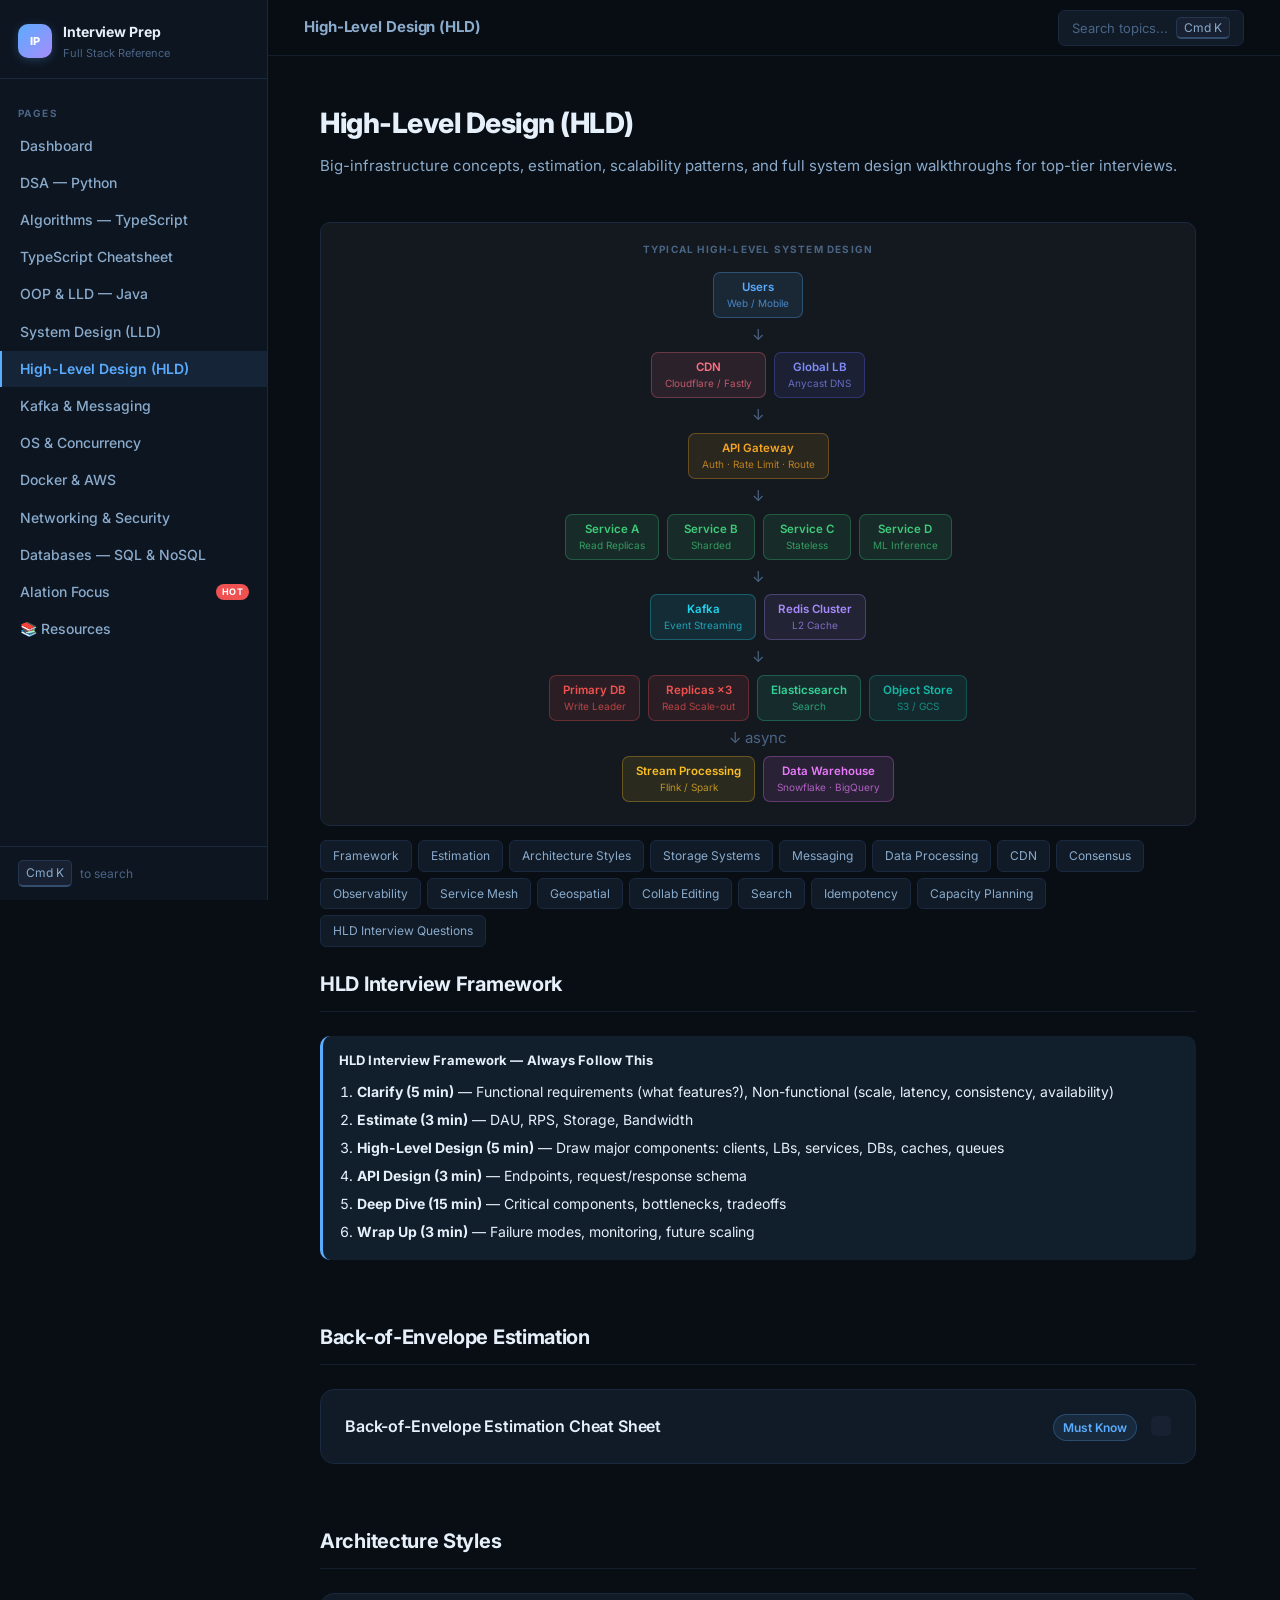
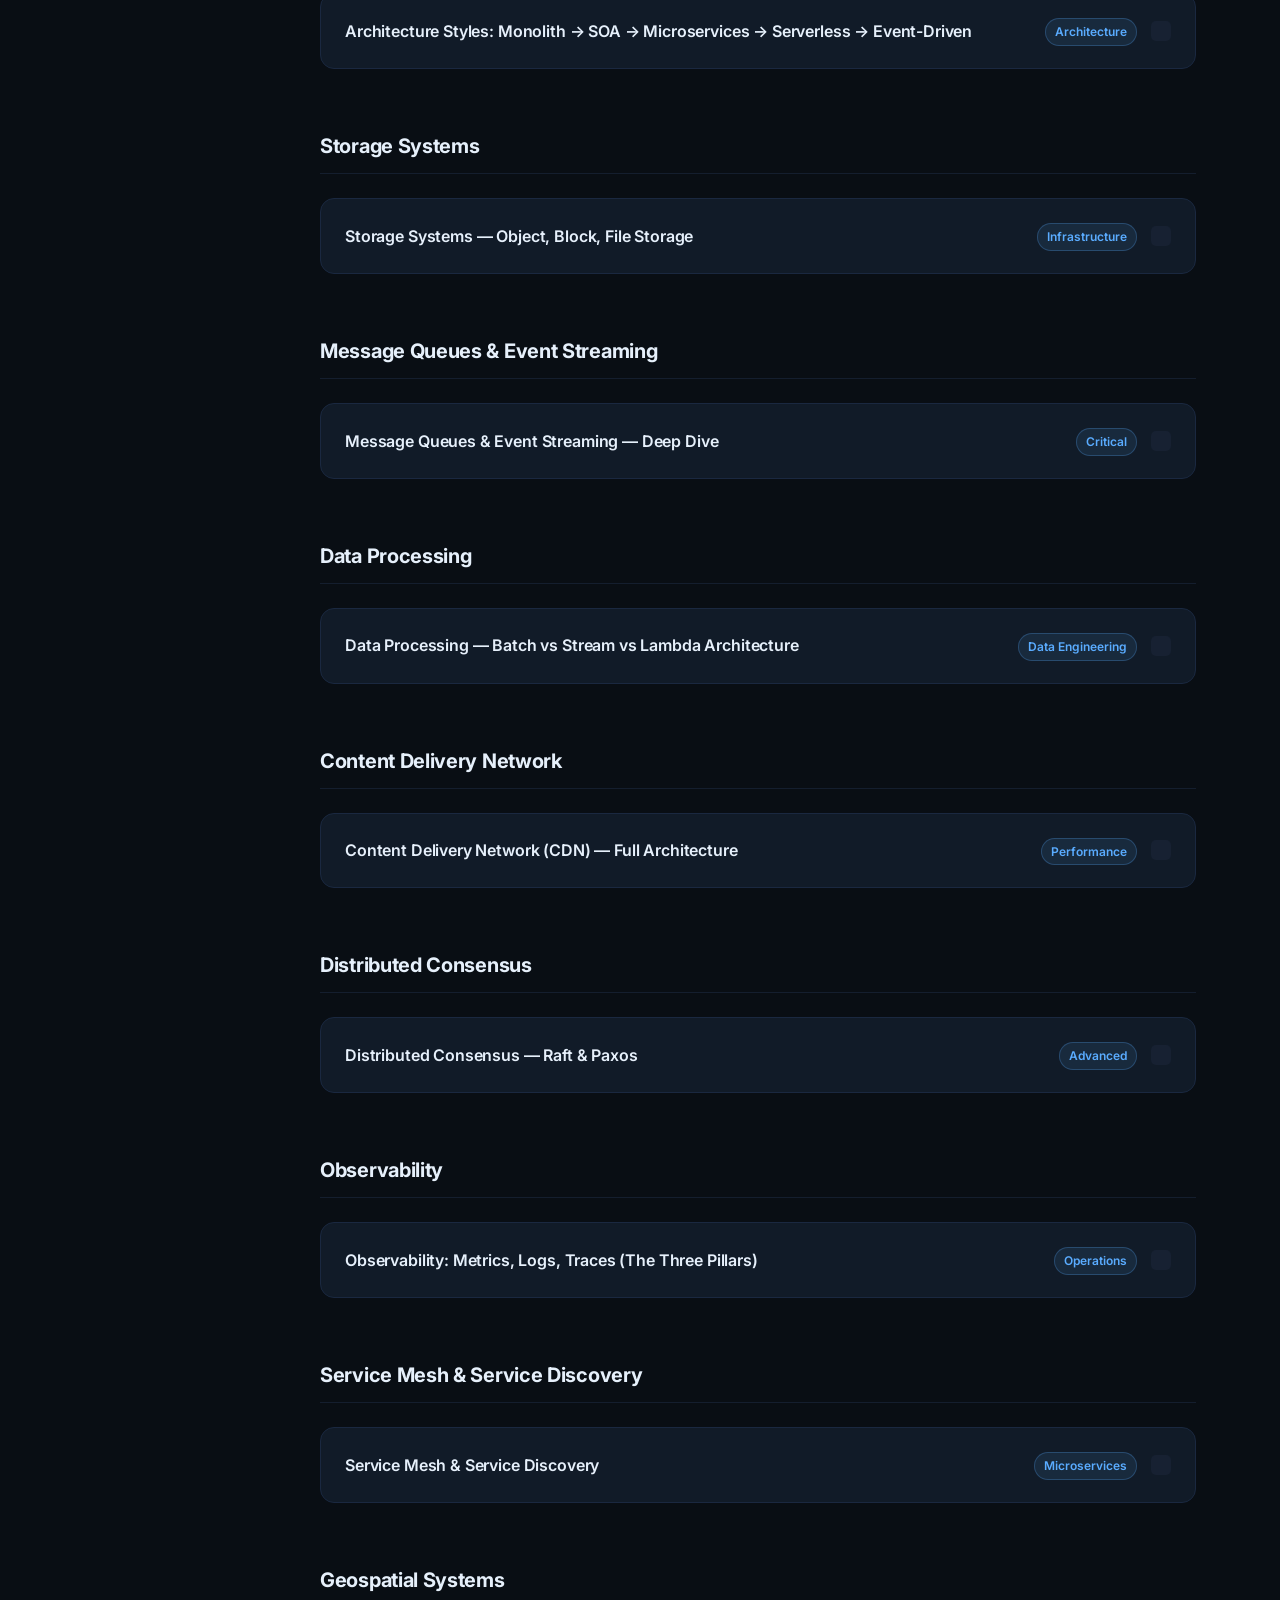
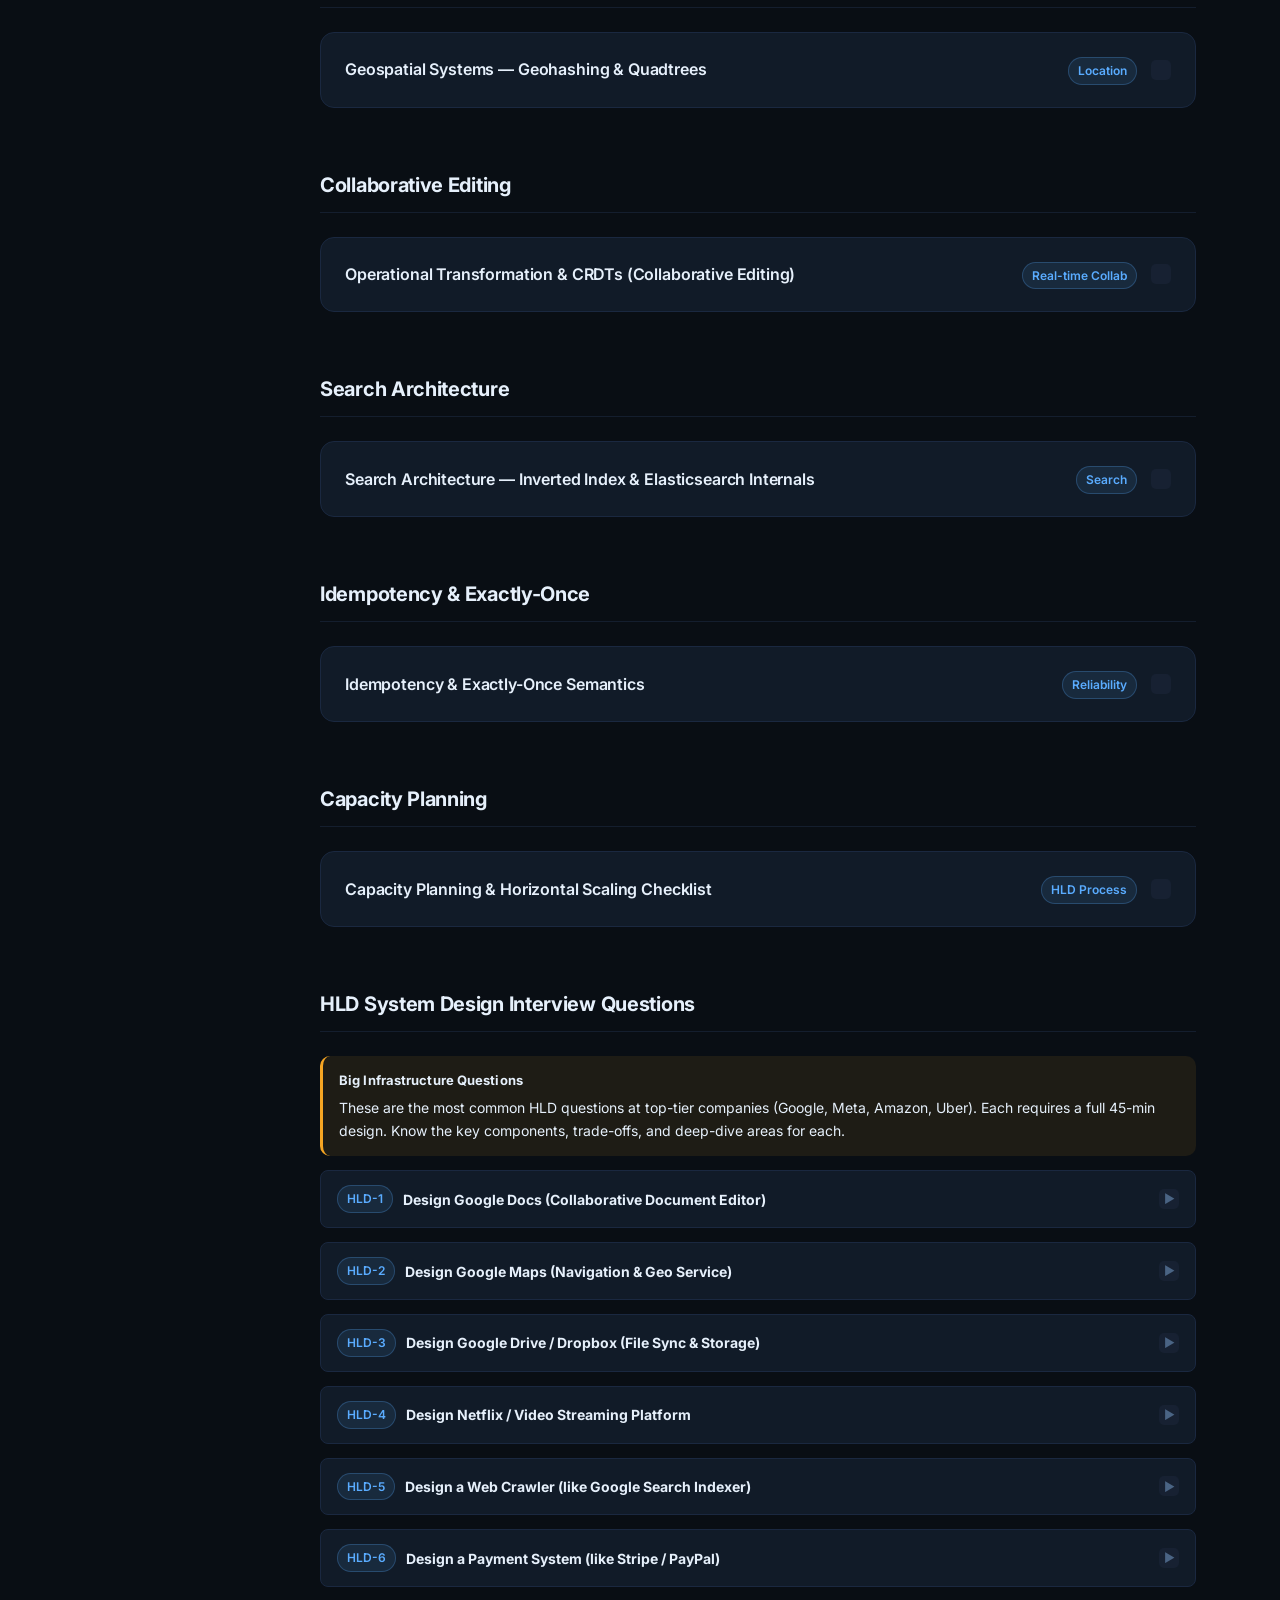
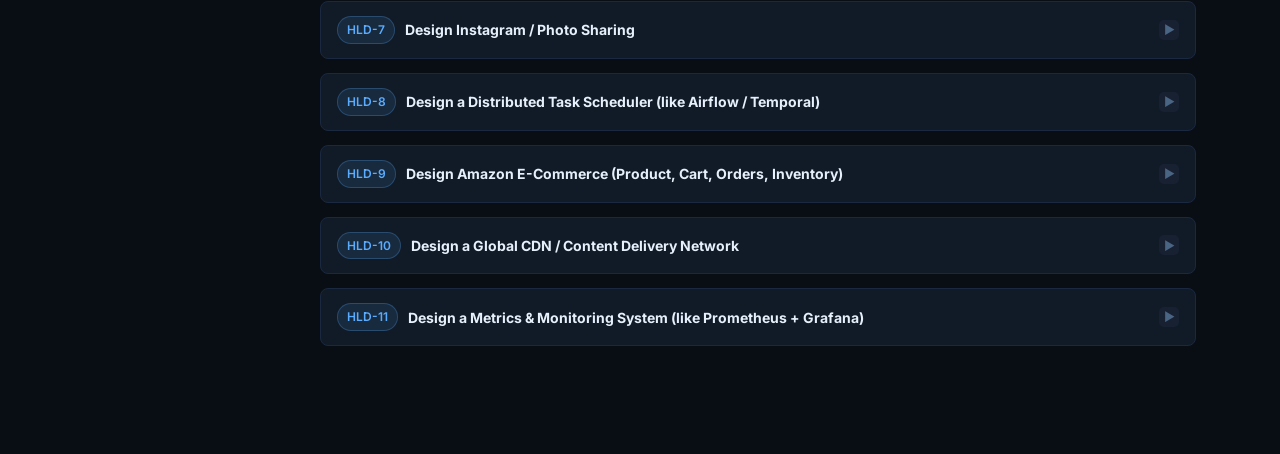
<file: hld.html>
<!DOCTYPE html>
<html lang="en">
<head>
<meta charset="UTF-8">
<meta name="viewport" content="width=device-width, initial-scale=1.0">
<title>High-Level Design (HLD) | Interview Prep</title>
<link rel="stylesheet" href="style.css">
<style>
.arch-box{background:var(--bg-secondary);border:1px solid var(--border);border-radius:8px;padding:16px;font-family:'Courier New',monospace;font-size:11.5px;color:var(--text-secondary);line-height:1.9;margin:12px 0;white-space:pre;overflow-x:auto}
.tradeoff-grid{display:grid;grid-template-columns:1fr 1fr;gap:12px;margin:10px 0}
.tradeoff-pro{background:rgba(63,185,80,.08);border:1px solid rgba(63,185,80,.25);border-radius:6px;padding:12px 14px}
.tradeoff-con{background:rgba(248,81,73,.08);border:1px solid rgba(248,81,73,.25);border-radius:6px;padding:12px 14px}
.tradeoff-pro h5,.tradeoff-con h5{font-size:12px;font-weight:700;margin-bottom:6px}
.tradeoff-pro h5{color:var(--accent-green)}
.tradeoff-con h5{color:var(--accent-red)}
.tradeoff-pro li,.tradeoff-con li{font-size:12px;color:var(--text-secondary);margin-bottom:3px}
.topic-jump{display:flex;flex-wrap:wrap;gap:6px;margin-bottom:24px}
.topic-jump a{background:var(--bg-card);border:1px solid var(--border);color:var(--text-secondary);text-decoration:none;font-size:12px;padding:5px 12px;border-radius:6px;transition:all .15s}
.topic-jump a:hover{border-color:var(--accent-blue);color:var(--accent-blue)}
.interview-q{background:var(--bg-card);border:1px solid var(--border);border-radius:8px;margin-bottom:14px;overflow:hidden}
.interview-q-header{padding:14px 16px;cursor:pointer;display:flex;align-items:center;gap:10px;user-select:none;transition:background .15s}
.interview-q-header:hover{background:var(--bg-hover)}
.interview-q-header h3{font-size:14px;font-weight:700;flex:1}
.interview-q-body{padding:0 16px;max-height:0;overflow:hidden;transition:max-height .35s ease,padding .2s}
.interview-q-body.open{max-height:4000px;padding:14px 16px}
</style>
</head>
<body>
<nav class="sidebar">
  <div class="sidebar-logo">
    <div class="logo-mark">IP</div>
    <div><h2>Interview Prep</h2><p>Full Stack Reference</p></div>
  </div>
  <div class="sidebar-nav">
    <div class="nav-section-label">Pages</div>
    <a href="index.html" class="nav-link">Dashboard</a>
    <a href="dsa.html" class="nav-link">DSA — Python</a>
    <a href="algorithms.html" class="nav-link">Algorithms — TypeScript</a>
    <a href="typescript.html" class="nav-link">TypeScript Cheatsheet</a>
    <a href="oop-lld.html" class="nav-link">OOP &amp; LLD — Java</a>
    <a href="system-design.html" class="nav-link">System Design (LLD)</a>
    <a href="hld.html" class="nav-link active">High-Level Design (HLD)</a>
    <a href="kafka.html" class="nav-link">Kafka &amp; Messaging</a>
    <a href="os-concurrency.html" class="nav-link">OS &amp; Concurrency</a>
    <a href="docker-aws.html" class="nav-link">Docker &amp; AWS</a>
    <a href="networking-security.html" class="nav-link">Networking &amp; Security</a>
    <a href="databases.html" class="nav-link">Databases — SQL &amp; NoSQL</a>
    <a href="alation.html" class="nav-link">Alation Focus <span class="nav-badge">HOT</span></a>
    <a href="resources.html" class="nav-link">📚 Resources</a>
  </div>
  <div class="sidebar-footer"><kbd>Cmd K</kbd> to search</div>
</nav>

<main class="main">
<div class="topbar"><h1>High-Level Design (HLD)</h1>
  <button class="topbar-search-btn" onclick="window._spotlightOpen && window._spotlightOpen()">Search topics... <kbd>Cmd K</kbd></button></div>
<div class="content-area">
<div class="section-header">
  <h1>High-Level Design (HLD)</h1>
  <p>Big-infrastructure concepts, estimation, scalability patterns, and full system design walkthroughs for top-tier interviews.</p>
</div>

<div class="sys-diagram">
  <div class="sys-diagram-title">Typical High-Level System Design</div>
  <div class="sys-row">
    <div class="sys-box b-client">Users<small>Web / Mobile</small></div>
  </div>
  <div class="sys-down">↓</div>
  <div class="sys-row">
    <div class="sys-box b-cdn">CDN<small>Cloudflare / Fastly</small></div>
    <div class="sys-box b-lb">Global LB<small>Anycast DNS</small></div>
  </div>
  <div class="sys-down">↓</div>
  <div class="sys-row">
    <div class="sys-box b-gw">API Gateway<small>Auth · Rate Limit · Route</small></div>
  </div>
  <div class="sys-down">↓</div>
  <div class="sys-row">
    <div class="sys-box b-svc">Service A<small>Read Replicas</small></div>
    <div class="sys-box b-svc">Service B<small>Sharded</small></div>
    <div class="sys-box b-svc">Service C<small>Stateless</small></div>
    <div class="sys-box b-svc">Service D<small>ML Inference</small></div>
  </div>
  <div class="sys-down">↓</div>
  <div class="sys-row">
    <div class="sys-box b-queue">Kafka<small>Event Streaming</small></div>
    <div class="sys-box b-cache">Redis Cluster<small>L2 Cache</small></div>
  </div>
  <div class="sys-down">↓</div>
  <div class="sys-row">
    <div class="sys-box b-db">Primary DB<small>Write Leader</small></div>
    <div class="sys-box b-db">Replicas ×3<small>Read Scale-out</small></div>
    <div class="sys-box b-search">Elasticsearch<small>Search</small></div>
    <div class="sys-box b-store">Object Store<small>S3 / GCS</small></div>
  </div>
  <div class="sys-down">↓ async</div>
  <div class="sys-row">
    <div class="sys-box b-worker">Stream Processing<small>Flink / Spark</small></div>
    <div class="sys-box b-ml">Data Warehouse<small>Snowflake · BigQuery</small></div>
  </div>
</div>

<div class="topic-jump">
  <a href="#hld-framework">Framework</a>
  <a href="#estimation">Estimation</a>
  <a href="#arch-styles">Architecture Styles</a>
  <a href="#storage">Storage Systems</a>
  <a href="#messaging">Messaging</a>
  <a href="#data-processing">Data Processing</a>
  <a href="#cdn">CDN</a>
  <a href="#consensus">Consensus</a>
  <a href="#observability">Observability</a>
  <a href="#service-mesh">Service Mesh</a>
  <a href="#geo">Geospatial</a>
  <a href="#collab">Collab Editing</a>
  <a href="#search-arch">Search</a>
  <a href="#idempotency">Idempotency</a>
  <a href="#capacity">Capacity Planning</a>
  <a href="#hld-qs">HLD Interview Questions</a>
</div>

<!-- ===== HLD FRAMEWORK ===== -->
<div class="subsection" id="hld-framework">
<div class="subsection-title">HLD Interview Framework</div>

<div class="callout callout-blue">
  <div class="callout-title">HLD Interview Framework — Always Follow This</div>
  <ol style="margin:6px 0 0 18px;padding:0;line-height:2">
    <li><strong>Clarify (5 min)</strong> — Functional requirements (what features?), Non-functional (scale, latency, consistency, availability)</li>
    <li><strong>Estimate (3 min)</strong> — DAU, RPS, Storage, Bandwidth</li>
    <li><strong>High-Level Design (5 min)</strong> — Draw major components: clients, LBs, services, DBs, caches, queues</li>
    <li><strong>API Design (3 min)</strong> — Endpoints, request/response schema</li>
    <li><strong>Deep Dive (15 min)</strong> — Critical components, bottlenecks, tradeoffs</li>
    <li><strong>Wrap Up (3 min)</strong> — Failure modes, monitoring, future scaling</li>
  </ol>
</div>
</div>

<!-- ===== ESTIMATION ===== -->
<div class="subsection" id="estimation">
<div class="subsection-title">Back-of-Envelope Estimation</div>

<div class="problem-card">
  <div class="problem-card-header" onclick="toggle(this)">
    <h3>Back-of-Envelope Estimation Cheat Sheet</h3>
    <div class="tag-row"><span class="badge badge-tag">Must Know</span></div><span class="toggle-icon"></span>
  </div>
  <div class="problem-card-body">
    <div class="grid-2">
      <div class="concept-box"><h4>Powers of 2 &amp; Data Sizes</h4>
        <table>
          <tr><th>Unit</th><th>Value</th></tr>
          <tr><td>1 KB</td><td>10³ bytes = 1,000 bytes</td></tr>
          <tr><td>1 MB</td><td>10⁶ bytes</td></tr>
          <tr><td>1 GB</td><td>10⁹ bytes</td></tr>
          <tr><td>1 TB</td><td>10¹² bytes</td></tr>
          <tr><td>1 PB</td><td>10¹⁵ bytes</td></tr>
          <tr><td>1 char / 1 UUID</td><td>1 B / 36 B</td></tr>
          <tr><td>1 image (compressed)</td><td>~300 KB</td></tr>
          <tr><td>1 video min (720p)</td><td>~50 MB</td></tr>
        </table>
      </div>
      <div class="concept-box"><h4>Latency Numbers Every Engineer Knows</h4>
        <table>
          <tr><th>Operation</th><th>Latency</th></tr>
          <tr><td>L1 cache read</td><td>0.5 ns</td></tr>
          <tr><td>RAM access</td><td>100 ns</td></tr>
          <tr><td>SSD random read</td><td>100 µs</td></tr>
          <tr><td>HDD seek</td><td>10 ms</td></tr>
          <tr><td>Redis GET (same DC)</td><td>~0.5 ms</td></tr>
          <tr><td>DB query (indexed)</td><td>~1-5 ms</td></tr>
          <tr><td>Cross-DC round trip</td><td>~150 ms</td></tr>
          <tr><td>1 GB network transfer</td><td>~10 ms (10Gbps)</td></tr>
        </table>
      </div>
    </div>
    <div class="concept-box" style="margin-top:10px"><h4>Quick Estimation Formulas</h4><ul>
      <li><strong>RPS from DAU:</strong> DAU × avg_requests_per_day / 86,400 (seconds/day)</li>
      <li><strong>Peak RPS:</strong> avg_RPS × 2–3× (typical peak-to-average ratio)</li>
      <li><strong>Storage per year:</strong> write_RPS × record_size × 86,400 × 365</li>
      <li><strong>Bandwidth:</strong> peak_RPS × avg_response_size (bytes/s → MB/s)</li>
      <li><strong>Rule of thumb:</strong> 1M DAU → ~12 RPS avg for a simple app; 100M DAU → 1,200 RPS avg</li>
    </ul></div>
  </div>
</div>
</div>

<!-- ===== ARCHITECTURE STYLES ===== -->
<div class="subsection" id="arch-styles">
<div class="subsection-title">Architecture Styles</div>

<div class="problem-card">
  <div class="problem-card-header" onclick="toggle(this)">
    <h3>Architecture Styles: Monolith → SOA → Microservices → Serverless → Event-Driven</h3>
    <div class="tag-row"><span class="badge badge-tag">Architecture</span></div><span class="toggle-icon"></span>
  </div>
  <div class="problem-card-body">
    <table>
      <tr><th>Style</th><th>Description</th><th>Best For</th><th>Avoid When</th></tr>
      <tr><td><strong>Monolith</strong></td><td>All modules in one deployable unit</td><td>Early-stage, small team, &lt;100K DAU</td><td>Different components need independent scaling</td></tr>
      <tr><td><strong>SOA</strong></td><td>Services communicate via ESB/SOAP</td><td>Enterprise with legacy integration</td><td>Greenfield cloud-native projects</td></tr>
      <tr><td><strong>Microservices</strong></td><td>Small autonomous services, REST/gRPC</td><td>Large teams, independent scaling, different tech stacks</td><td>Small teams (operational overhead kills velocity)</td></tr>
      <tr><td><strong>Serverless (FaaS)</strong></td><td>Functions triggered by events, no server management</td><td>Irregular traffic, event processing, glue code</td><td>Long-running jobs, latency-critical (cold starts)</td></tr>
      <tr><td><strong>Event-Driven</strong></td><td>Services communicate via events (Kafka)</td><td>Async workflows, decoupling producers from consumers</td><td>When immediate consistency is required</td></tr>
    </table>
    <div class="arch-box">Evolutionary Path:
Monolith (Day 1)
      Identify bounded contexts (user service, order service, payment)
Modular Monolith (extract modules with clear interfaces)
      When specific module hits scaling limits
Microservices (extract high-scale components first: search, recommendations)
      For unpredictable spiky traffic
Serverless (image resizing, scheduled jobs, webhooks)</div>
  </div>
</div>
</div>

<!-- ===== STORAGE ===== -->
<div class="subsection" id="storage">
<div class="subsection-title">Storage Systems</div>

<div class="problem-card">
  <div class="problem-card-header" onclick="toggle(this)">
    <h3>Storage Systems — Object, Block, File Storage</h3>
    <div class="tag-row"><span class="badge badge-tag">Infrastructure</span></div><span class="toggle-icon"></span>
  </div>
  <div class="problem-card-body">
    <table>
      <tr><th>Type</th><th>How</th><th>Access</th><th>Use Cases</th><th>Examples</th></tr>
      <tr><td><strong>Object Storage</strong></td><td>Flat namespace of objects (key=path, value=blob)</td><td>HTTP (GET/PUT), eventual consistency</td><td>Images, videos, backups, static assets, data lake</td><td>S3, GCS, Azure Blob</td></tr>
      <tr><td><strong>Block Storage</strong></td><td>Raw blocks, like virtual disk; OS mounts as filesystem</td><td>Low-latency I/O (iSCSI, NVMe)</td><td>Database volumes, VMs, boot disks</td><td>AWS EBS, Azure Disk</td></tr>
      <tr><td><strong>File Storage (NFS)</strong></td><td>Hierarchical filesystem, shared across instances</td><td>NFS/SMB mount</td><td>Shared config, CMS assets, ML training data</td><td>AWS EFS, Azure Files</td></tr>
      <tr><td><strong>In-Memory</strong></td><td>RAM-based, volatile (or durable with persistence)</td><td>Sub-millisecond</td><td>Cache, sessions, leaderboards, queues</td><td>Redis, Memcached</td></tr>
      <tr><td><strong>Columnar Store</strong></td><td>Store data column-by-column (efficient for analytics)</td><td>SQL</td><td>OLAP, data warehouse, aggregation queries</td><td>Snowflake, BigQuery, Redshift</td></tr>
    </table>
    <div class="callout callout-blue"><div class="callout-title">Rule of Thumb</div>User uploads → Object Storage (S3). Database needs disk → Block Storage (EBS). Shared files between instances → File Storage (EFS). Analytics at scale → Columnar Store (BigQuery/Snowflake).</div>
  </div>
</div>
</div>

<!-- ===== MESSAGING ===== -->
<div class="subsection" id="messaging">
<div class="subsection-title">Message Queues &amp; Event Streaming</div>

<div class="problem-card">
  <div class="problem-card-header" onclick="toggle(this)">
    <h3>Message Queues &amp; Event Streaming — Deep Dive</h3>
    <div class="tag-row"><span class="badge badge-tag">Critical</span></div><span class="toggle-icon"></span>
  </div>
  <div class="problem-card-body">
    <div class="sys-diagram">
      <div class="sys-diagram-title">Kafka Architecture — Producer → Topics → Consumer Groups</div>
      <div class="sys-row">
        <div class="sys-col">
          <div class="sys-box b-svc">Producer A<small>Order Service</small></div>
          <div class="sys-box b-svc">Producer B<small>Payment Service</small></div>
          <div class="sys-box b-svc">Producer C<small>User Service</small></div>
        </div>
        <div class="sys-arrow">→ write →</div>
        <div class="sys-col">
          <div class="sys-box b-queue">Topic: orders<small>3 partitions</small></div>
          <div class="sys-box b-queue">Topic: payments<small>3 partitions</small></div>
          <div class="sys-box b-queue">Topic: events<small>6 partitions</small></div>
        </div>
        <div class="sys-arrow">→ read →</div>
        <div class="sys-col">
          <div class="sys-box b-worker">Consumer Group A<small>Email Workers</small></div>
          <div class="sys-box b-worker">Consumer Group B<small>Analytics Workers</small></div>
          <div class="sys-box b-worker">Consumer Group C<small>Fulfillment Workers</small></div>
        </div>
      </div>
      <div class="sys-row" style="margin-top:8px">
        <div style="flex:1;font-size:11px;color:var(--text-muted);text-align:center">Each producer appends to partition (hash key)</div>
        <div style="flex:1;font-size:11px;color:var(--text-muted);text-align:center">Retained on disk (days/weeks)</div>
        <div style="flex:1;font-size:11px;color:var(--text-muted);text-align:center">Each group reads independently (own offset)</div>
      </div>
    </div>
    <table>
      <tr><th></th><th>Kafka</th><th>RabbitMQ</th><th>AWS SQS</th><th>AWS SNS</th></tr>
      <tr><td>Model</td><td>Pub/Sub + Log (pull)</td><td>AMQP queue (push)</td><td>Queue (pull)</td><td>Topic fan-out (push)</td></tr>
      <tr><td>Retention</td><td>Days/weeks (log-based)</td><td>Until consumed</td><td>14 days max</td><td>N/A (fire-and-forget)</td></tr>
      <tr><td>Ordering</td><td>Per partition</td><td>Per queue</td><td>FIFO queue option</td><td>No</td></tr>
      <tr><td>Throughput</td><td>Millions/sec</td><td>50K–100K/sec</td><td>Managed, high</td><td>Managed</td></tr>
      <tr><td>Consumer groups</td><td>Yes (replay, multiple)</td><td>Competing consumers</td><td>No (one consumer)</td><td>Multiple subscriptions</td></tr>
      <tr><td>Best For</td><td>Event streaming, audit log, real-time pipelines</td><td>Task queues, RPC</td><td>Decoupling AWS services</td><td>Fan-out notifications</td></tr>
    </table>
    <div class="concept-box" style="margin-top:10px"><h4>Message Delivery Semantics</h4><ul>
      <li><strong>At-most-once</strong>: fire-and-forget. May lose messages. Best for logging/metrics where loss is OK.</li>
      <li><strong>At-least-once</strong>: retry until ack. May duplicate. Consumer must be idempotent. Kafka default.</li>
      <li><strong>Exactly-once</strong>: hardest to achieve. Kafka Transactions + idempotent producer. Use for financial events.</li>
    </ul></div>
    <div class="concept-box"><h4>When to Use a Message Queue in HLD</h4><ul>
      <li><strong>Decouple services:</strong> Order service publishes, Inventory/Email/Notification consume independently</li>
      <li><strong>Absorb traffic spikes:</strong> Queue acts as buffer; downstream processes at sustainable rate</li>
      <li><strong>Async workflows:</strong> Video transcoding, report generation, email sending don't block API response</li>
      <li><strong>Event sourcing:</strong> Kafka as immutable ordered event log</li>
      <li><strong>Fan-out:</strong> One event triggers multiple downstream consumers in parallel</li>
    </ul></div>
  </div>
</div>
</div>

<!-- ===== DATA PROCESSING ===== -->
<div class="subsection" id="data-processing">
<div class="subsection-title">Data Processing</div>

<div class="problem-card">
  <div class="problem-card-header" onclick="toggle(this)">
    <h3>Data Processing — Batch vs Stream vs Lambda Architecture</h3>
    <div class="tag-row"><span class="badge badge-tag">Data Engineering</span></div><span class="toggle-icon"></span>
  </div>
  <div class="problem-card-body">
    <table>
      <tr><th>Model</th><th>Latency</th><th>Throughput</th><th>Complexity</th><th>Tools</th><th>Use Case</th></tr>
      <tr><td><strong>Batch Processing</strong></td><td>Hours</td><td>Very High</td><td>Low</td><td>Spark, Hadoop MapReduce</td><td>Daily reports, ML training, ETL</td></tr>
      <tr><td><strong>Stream Processing</strong></td><td>Seconds–ms</td><td>High</td><td>Medium</td><td>Kafka Streams, Flink, Spark Streaming</td><td>Real-time dashboards, fraud detection, alerting</td></tr>
      <tr><td><strong>Micro-batch</strong></td><td>Minutes</td><td>High</td><td>Low-Med</td><td>Spark Structured Streaming</td><td>Near-real-time analytics (acceptable delay)</td></tr>
    </table>
    <div class="concept-box" style="margin-top:10px"><h4>Lambda Architecture</h4><ul>
      <li><strong>Batch Layer:</strong> Processes all historical data (S3 → Spark → data warehouse). Accurate but slow.</li>
      <li><strong>Speed Layer:</strong> Processes real-time stream (Kafka → Flink). Low latency but approximate.</li>
      <li><strong>Serving Layer:</strong> Merges batch + speed layer results for queries.</li>
      <li><strong>Kappa Architecture (simpler):</strong> Only stream processing layer; reprocess history by replaying Kafka. Eliminates batch/speed duplication. Preferred modern approach.</li>
    </ul></div>
    <div class="arch-box">Data Pipeline (typical modern stack):
Raw events Kafka (stream)
         Flink / Spark Streaming (real-time transform, aggregate)
         Redis (for live dashboards)   ClickHouse / Druid (for OLAP queries)
         S3 Data Lake (raw + transformed)
         dbt + Snowflake (daily batch aggregations for BI)
         Looker / Tableau (dashboards)</div>
  </div>
</div>
</div>

<!-- ===== CDN ===== -->
<div class="subsection" id="cdn">
<div class="subsection-title">Content Delivery Network</div>

<div class="problem-card">
  <div class="problem-card-header" onclick="toggle(this)">
    <h3>Content Delivery Network (CDN) — Full Architecture</h3>
    <div class="tag-row"><span class="badge badge-tag">Performance</span></div><span class="toggle-icon"></span>
  </div>
  <div class="problem-card-body">
    <div class="sys-diagram">
      <div class="sys-diagram-title">CDN — Tiered Cache Hierarchy</div>
      <div class="sys-row">
        <div class="sys-box b-client">User (Mumbai)</div>
        <div class="sys-arrow">→ DNS Anycast →</div>
        <div class="sys-box b-cdn">Edge PoP<small>Mumbai &lt;10ms</small></div>
      </div>
      <div class="sys-row" style="margin-top:6px;padding-left:240px">
        <span style="font-size:11px;color:var(--text-muted)">MISS ↓</span>
      </div>
      <div class="sys-row" style="padding-left:200px">
        <div class="sys-box b-cdn">Regional Cache<small>Singapore</small></div>
      </div>
      <div class="sys-row" style="margin-top:4px;padding-left:340px">
        <span style="font-size:11px;color:var(--text-muted)">MISS ↓</span>
      </div>
      <div class="sys-row" style="padding-left:300px">
        <div class="sys-box b-cdn">Origin Shield<small>single ingress to origin</small></div>
      </div>
      <div class="sys-row" style="margin-top:4px;padding-left:440px">
        <span style="font-size:11px;color:var(--text-muted)">MISS ↓</span>
      </div>
      <div class="sys-row" style="padding-left:400px">
        <div class="sys-box b-svc">Customer Origin<small>App Server / S3</small></div>
      </div>
      <div class="sys-sep"></div>
      <div class="sys-row">
        <div class="sys-box b-store">Cache HIT at Edge<small>sub-10ms</small></div>
        <div class="sys-box b-store">Cache HIT at Region<small>~30ms</small></div>
        <div class="sys-box b-db">Origin Request<small>~200ms</small></div>
      </div>
    </div>
    <div class="arch-box">CDN Hierarchy:
User (Mumbai) DNS Anycast IP routes to nearest PoP
      Edge Node (Mumbai PoP, &lt;10ms away)
           Cache HIT return immediately (sub-10ms)
           Cache MISS request to Regional Cache (Singapore)
                   Cache MISS request to Origin (US)
                   Response cached at Origin CDN
           Response cached at Regional  Edge  User

CDN PoP (Point of Presence):
  SSD Cache + Nginx/Varnish + TLS termination + Anycast routing

Pull CDN: Edge pulls from origin on cache miss, caches result (Cloudflare)
Push CDN: You push content to CDN upfront (Akamai, good for known assets)

Cache-Control Headers:
  Cache-Control: public, max-age=86400, s-maxage=604800
  Surrogate-Control: max-age=2592000 (CDN-specific override)
  Vary: Accept-Encoding (cache separate version per encoding)</div>
    <div class="concept-box"><h4>What Goes on CDN vs Origin</h4>
      <table>
        <tr><th>CDN (cache at edge)</th><th>Origin only (don't cache)</th></tr>
        <tr><td>Static: JS, CSS, images, videos</td><td>User-specific API responses</td></tr>
        <tr><td>Public API responses (product listings)</td><td>Cart, checkout, payment</td></tr>
        <tr><td>ML model weights, binaries</td><td>Session-dependent pages</td></tr>
        <tr><td>HLS/DASH video segments</td><td>Real-time data (stock prices)</td></tr>
      </table>
    </div>
    <div class="callout callout-orange"><div class="callout-title">Cache Invalidation Strategies</div>Versioned URLs: /bundle.v2.3.0.js (no invalidation needed — new URL = new cache entry). TTL: set short TTL (5min) for semi-static content. Purge API: POST /purge {urls} to Cloudflare/Fastly on deploy. Surrogate keys (cache tags): tag multiple URLs, purge by tag.</div>
  </div>
</div>
</div>

<!-- ===== CONSENSUS ===== -->
<div class="subsection" id="consensus">
<div class="subsection-title">Distributed Consensus</div>

<div class="problem-card">
  <div class="problem-card-header" onclick="toggle(this)">
    <h3>Distributed Consensus — Raft &amp; Paxos</h3>
    <div class="tag-row"><span class="badge badge-tag">Advanced</span></div><span class="toggle-icon"></span>
  </div>
  <div class="problem-card-body">
    <div class="concept-box"><h4>Why Consensus Matters in HLD</h4><ul>
      <li>Multiple nodes must agree on a single value (leader election, config, who owns a lock)</li>
      <li>Used by: etcd (Kubernetes config), Zookeeper (Kafka broker election), CockroachDB, Consul</li>
    </ul></div>
    <div class="arch-box">Raft Consensus (Leader-based, easier to understand than Paxos):

Roles: Leader | Follower | Candidate

1. Leader Election:
   All nodes start as Followers with random election timeout (150-300ms)
   If no heartbeat received, node becomes Candidate
   RequestVote to all peers; majority wins leader for this term

2. Log Replication:
   Client writes to Leader
   Leader appends to own log, sends AppendEntries to all followers
   When majority (quorum) ack, commit entry, apply to state machine
   Leader sends commit in next heartbeat to followers

3. Safety: a node only votes for candidate with at least as up-to-date log

Quorum = floor(N/2) + 1
  3 nodes: quorum = 2 (tolerates 1 failure)
  5 nodes: quorum = 3 (tolerates 2 failures)</div>
    <div class="callout callout-blue"><div class="callout-title">In Interviews</div>You rarely need to implement Raft. Know: it's used for leader election and replicated state machine. etcd/Zookeeper use it. Quorum = N/2+1. It tolerates at most (N-1)/2 failures. Split-brain prevention: partitioned minority cannot elect a leader.</div>
  </div>
</div>
</div>

<!-- ===== OBSERVABILITY ===== -->
<div class="subsection" id="observability">
<div class="subsection-title">Observability</div>

<div class="problem-card">
  <div class="problem-card-header" onclick="toggle(this)">
    <h3>Observability: Metrics, Logs, Traces (The Three Pillars)</h3>
    <div class="tag-row"><span class="badge badge-tag">Operations</span></div><span class="toggle-icon"></span>
  </div>
  <div class="problem-card-body">
    <table>
      <tr><th>Pillar</th><th>What it captures</th><th>Tools</th><th>Use for</th></tr>
      <tr><td><strong>Metrics</strong></td><td>Aggregated numeric data over time (RPS, latency p99, error rate, CPU)</td><td>Prometheus + Grafana, DataDog, CloudWatch</td><td>Alerting, capacity planning, SLA monitoring</td></tr>
      <tr><td><strong>Logs</strong></td><td>Discrete events with context (request logs, error stack traces)</td><td>ELK Stack, Loki, Splunk, Fluentd</td><td>Debugging, audit trail, root cause analysis</td></tr>
      <tr><td><strong>Traces</strong></td><td>End-to-end request path across microservices with span timings</td><td>Jaeger, Zipkin, AWS X-Ray, OpenTelemetry</td><td>Find bottleneck services, latency breakdown</td></tr>
    </table>
    <div class="concept-box" style="margin-top:10px"><h4>SLI / SLO / SLA</h4><ul>
      <li><strong>SLI (Service Level Indicator):</strong> Measured metric — e.g., p99 latency = 120ms, error rate = 0.1%</li>
      <li><strong>SLO (Service Level Objective):</strong> Target — e.g., p99 &lt; 200ms, availability &gt; 99.9% ("three nines")</li>
      <li><strong>SLA (Service Level Agreement):</strong> Contractual commitment with penalty — "99.9% uptime or credit"</li>
      <li><strong>Error Budget:</strong> 99.9% SLO = 0.1% error budget = 43.8 min/month of allowed downtime</li>
    </ul></div>
    <div class="concept-box"><h4>KEY Alerts Every System Needs</h4><ul>
      <li>Error rate &gt; 1% for 5 min — page on-call</li>
      <li>p99 latency &gt; 2× baseline for 5 min — alert</li>
      <li>Queue depth growing (Kafka consumer lag) — scale up consumers</li>
      <li>DB connection pool saturation — add read replicas</li>
      <li>Cache hit rate drops below 90% — investigate cold start or eviction</li>
    </ul></div>
  </div>
</div>
</div>

<!-- ===== SERVICE MESH ===== -->
<div class="subsection" id="service-mesh">
<div class="subsection-title">Service Mesh &amp; Service Discovery</div>

<div class="problem-card">
  <div class="problem-card-header" onclick="toggle(this)">
    <h3>Service Mesh &amp; Service Discovery</h3>
    <div class="tag-row"><span class="badge badge-tag">Microservices</span></div><span class="toggle-icon"></span>
  </div>
  <div class="problem-card-body">
    <div class="concept-box"><h4>Service Discovery — How Microservices Find Each Other</h4><ul>
      <li><strong>Client-side discovery:</strong> Service A queries registry (Consul/Eureka) directly and load-balances itself. More control but coupling to registry library.</li>
      <li><strong>Server-side discovery:</strong> Client calls LB (ELB, NGINX), LB queries registry. Simpler clients, extra hop.</li>
      <li><strong>DNS-based (Kubernetes):</strong> Each service gets a stable DNS name (order-service.default.svc.cluster.local). kube-dns resolves to ClusterIP. Most common modern approach.</li>
    </ul></div>
    <div class="arch-box">Service Mesh (Istio / Linkerd):
Each pod gets a sidecar proxy (Envoy)
All traffic goes: Service A Envoy (sidecar) network Envoy (sidecar) Service B

Control Plane provides:
  mTLS between all services (zero-trust security)
  Traffic policies (retries, timeouts, circuit breaker) without code changes
  Observability (auto-traces, metrics per service pair)
  Canary deployments (route 5% traffic to v2 via traffic weights)

When to use Service Mesh:
  Large microservice fleet (&gt;20 services) where cross-cutting concerns
  (security, observability, traffic management) become unmanageable per-service.</div>
  </div>
</div>
</div>

<!-- ===== GEO ===== -->
<div class="subsection" id="geo">
<div class="subsection-title">Geospatial Systems</div>

<div class="problem-card">
  <div class="problem-card-header" onclick="toggle(this)">
    <h3>Geospatial Systems — Geohashing &amp; Quadtrees</h3>
    <div class="tag-row"><span class="badge badge-tag">Location</span></div><span class="toggle-icon"></span>
  </div>
  <div class="problem-card-body">
    <div class="arch-box">Geohash:
  Encodes (lat, lng) to a string: (37.7749, -122.4194) "9q8yy"
  Nearby locations share common prefix: "9q8yy" neighbors share "9q8y"
  Precision: 6 chars ≈ 1.2km×0.6km, 8 chars ≈ 38m×19m
  Stored as indexed VARCHAR in DB range query = prefix LIKE '9q8y%'

  Edge case: points near geohash boundary are geographically close
  but have different prefixes. Solution: also check 8 neighboring cells.

Quadtree:
  Divide 2D space into 4 quadrants recursively until each cell has
  ≤ N points (e.g., 100 drivers per cell)
  Dynamic: densely populated areas get more subdivisions (NYC vs rural)
  Used by: Google Maps for rendering, Uber for driver partitioning

S2 (Google):
  Divides sphere into hierarchical cells at 30 levels
  Level 12 ≈ city block, Level 30 ≈ 1cm²
  All cells same shape (low distortion)
  Used by: Google Maps, Foursquare, Uber</div>
    <div class="concept-box"><h4>Nearby Search Query Patterns</h4><ul>
      <li><strong>Redis GEORADIUS:</strong> GEORADIUS drivers 37.77 -122.41 5 km → O(N+log M). Best for real-time moving objects (Uber drivers).</li>
      <li><strong>PostGIS:</strong> SELECT * FROM restaurants WHERE ST_DWithin(location, ST_MakePoint(-122.41, 37.77), 5000). Best for persistent geo data with complex queries.</li>
      <li><strong>Elasticsearch geo_distance:</strong> Full-text + location combined query. Good for POI search ("coffee near me").</li>
    </ul></div>
  </div>
</div>
</div>

<!-- ===== COLLAB EDITING ===== -->
<div class="subsection" id="collab">
<div class="subsection-title">Collaborative Editing</div>

<div class="problem-card">
  <div class="problem-card-header" onclick="toggle(this)">
    <h3>Operational Transformation &amp; CRDTs (Collaborative Editing)</h3>
    <div class="tag-row"><span class="badge badge-tag">Real-time Collab</span></div><span class="toggle-icon"></span>
  </div>
  <div class="problem-card-body">
    <div class="concept-box"><h4>The Problem: Concurrent Edits</h4><ul>
      <li>User A inserts "X" at position 5. User B simultaneously deletes char at position 3.</li>
      <li>After A's op reaches B and B's op reaches A — both must converge to same document.</li>
    </ul></div>
    <div class="arch-box">Operational Transformation (OT) — Google Docs approach:
  Each op: {type: insert|delete, position, char, clientId, revision}

  Server acts as central authority (serializes all concurrent ops):
    Op from User A @ revision 5
    Op from User B @ revision 5 (concurrent)
    Server receives both, transforms B's op against A's op:
      transform(opB, opA) adjust position to account for A's insert
    Server applies both, sends transformed ops to all clients

  Properties: CONVERGENCE (all clients reach same state) + INTENTION PRESERVATION

CRDTs (Conflict-free Replicated Data Types) — newer approach (Figma, Notion):
  Data structure designed so concurrent ops always merge deterministically
  No central server needed for conflict resolution (peer-to-peer possible)
  Text CRDT (e.g., RGA, YATA): each character has unique ID + tombstone for delete
  Insert: new char gets ID = (clientId, lamportClock), positioned relative to neighbors
  Merge: union of character sets sorted by unique IDs = deterministic order

  Pros: works offline, peer-to-peer, simpler server
  Cons: higher memory (tombstones accumulate), harder to implement
  Used by: Figma (vector graphics), Automerge, Yjs libraries</div>
    <div class="callout callout-blue"><div class="callout-title">Interview Answer</div>For Google Docs / collaborative editor: use OT with a central server (industry-proven, Google uses it). Server serializes all ops and transforms them against each other. Clients maintain shadow copy + local revision counter. For truly distributed / offline-first: CRDTs (Figma approach). Trade-off: CRDTs have higher memory overhead.</div>
  </div>
</div>
</div>

<!-- ===== SEARCH ARCHITECTURE ===== -->
<div class="subsection" id="search-arch">
<div class="subsection-title">Search Architecture</div>

<div class="problem-card">
  <div class="problem-card-header" onclick="toggle(this)">
    <h3>Search Architecture — Inverted Index &amp; Elasticsearch Internals</h3>
    <div class="tag-row"><span class="badge badge-tag">Search</span></div><span class="toggle-icon"></span>
  </div>
  <div class="problem-card-body">
    <div class="arch-box">Inverted Index (core of full-text search):
  Documents:
    Doc1: "the quick brown fox"
    Doc2: "the lazy brown dog"
    Doc3: "quick brown dog"

  Inverted Index:
    "brown" → [Doc1(pos:3), Doc2(pos:3), Doc3(pos:2)]
    "quick" → [Doc1(pos:2), Doc3(pos:1)]
    "fox"   → [Doc1(pos:4)]

  Query "quick brown": intersect posting lists for "quick" AND "brown"
  Result: Doc1, Doc3 (sorted by TF-IDF or BM25 relevance score)

Elasticsearch Architecture:
  Index = collection of shards (distributed across nodes)
  Primary shard: handles writes, routes to replica shards
  Replica shard: handles reads, provides failover

  Write path:
    Client Primary shard (write + WAL to translog)
    Replica shards (parallel replication)
    Refresh (default 1s): flush to in-memory segment (searchable!)
    Flush (30min or size): commit segment to disk, clear translog

  Read path:
    Query broadcast to all shards (scatter-gather)
    Each shard returns local top-K hits
    Coordinating node merges, re-ranks, returns global top-K</div>
    <div class="concept-box"><h4>Relevance Scoring — BM25</h4><ul>
      <li><strong>TF (Term Frequency):</strong> how often term appears in document (more = more relevant)</li>
      <li><strong>IDF (Inverse Document Frequency):</strong> how rare the term is across all docs (rare = more distinctive)</li>
      <li><strong>BM25:</strong> improved TF-IDF, saturates TF (very high TF doesn't dominate) — Elasticsearch default since v5</li>
      <li><strong>Vector Search (ANN):</strong> embed text to dense vector (BERT/OpenAI), find nearest neighbors by cosine similarity. Used for semantic search. Tools: FAISS, Elasticsearch knn, Pinecone.</li>
    </ul></div>
  </div>
</div>
</div>

<!-- ===== IDEMPOTENCY ===== -->
<div class="subsection" id="idempotency">
<div class="subsection-title">Idempotency &amp; Exactly-Once</div>

<div class="problem-card">
  <div class="problem-card-header" onclick="toggle(this)">
    <h3>Idempotency &amp; Exactly-Once Semantics</h3>
    <div class="tag-row"><span class="badge badge-tag">Reliability</span></div><span class="toggle-icon"></span>
  </div>
  <div class="problem-card-body">
    <div class="concept-box"><h4>Why Idempotency Matters</h4><ul>
      <li>Networks fail. Client retries. Server may have processed request before failure — duplicate operation risk.</li>
      <li>Idempotent operation: applying it multiple times = same result as applying once.</li>
      <li>GET, PUT, DELETE are naturally idempotent. POST (create) is NOT.</li>
    </ul></div>
    <div class="arch-box">Idempotency Key Pattern:
  Client generates unique key: X-Idempotency-Key: uuid-v4
  Server: SET idempotency:{key} processing EX 86400 (Redis, NX)
  If NX fails (key exists): request already processed, return cached response
  On success: store result in Redis with TTL
  On failure: delete key so client can retry

  Useful for: POST /payments, POST /orders, email sending, SMS

Database-level Idempotency:
  INSERT INTO orders (idempotency_key, ...) ON CONFLICT (idempotency_key) DO NOTHING
  -- or return existing row

Kafka Idempotent Producer:
  enable.idempotence=true Producer gets PID, sequence per partition
  Broker deduplicates messages within session (exactly-once within producer lifetime)
  For cross-session: Kafka Transactions (atomic multi-partition writes)</div>
  </div>
</div>
</div>

<!-- ===== CAPACITY ===== -->
<div class="subsection" id="capacity">
<div class="subsection-title">Capacity Planning</div>

<div class="problem-card">
  <div class="problem-card-header" onclick="toggle(this)">
    <h3>Capacity Planning &amp; Horizontal Scaling Checklist</h3>
    <div class="tag-row"><span class="badge badge-tag">HLD Process</span></div><span class="toggle-icon"></span>
  </div>
  <div class="problem-card-body">
    <div class="concept-box"><h4>When to Introduce Each Component</h4>
      <table>
        <tr><th>Scale Milestone</th><th>Introduce</th></tr>
        <tr><td>&lt;1K RPS</td><td>Single server, managed DB (RDS), no cache needed</td></tr>
        <tr><td>1K–10K RPS</td><td>Read replicas, Redis cache, CDN for static assets</td></tr>
        <tr><td>10K–100K RPS</td><td>Horizontal stateless app servers, LB, DB connection pooling (PgBouncer)</td></tr>
        <tr><td>100K–1M RPS</td><td>DB sharding or NoSQL, Kafka for async, microservices for hot paths</td></tr>
        <tr><td>&gt;1M RPS</td><td>Multi-region, global LB (Anycast), custom distributed storage</td></tr>
      </table>
    </div>
    <div class="concept-box"><h4>Stateless Service Design (Required for Horizontal Scaling)</h4><ul>
      <li>No session stored in memory → store in Redis</li>
      <li>No uploaded files stored locally → stream to S3</li>
      <li>No sticky state in app server → any instance can serve any request</li>
      <li>Config from environment or config service (not baked into binary)</li>
      <li>Health check endpoint (/health) for load balancer probing</li>
      <li>Graceful shutdown: drain in-flight requests before terminating on scale-down</li>
    </ul></div>
  </div>
</div>
</div>

<!-- ===== HLD INTERVIEW QUESTIONS ===== -->
<div class="subsection" id="hld-qs">
<div class="subsection-title">HLD System Design Interview Questions</div>

<div class="callout callout-orange">
  <div class="callout-title">Big Infrastructure Questions</div>
  These are the most common HLD questions at top-tier companies (Google, Meta, Amazon, Uber). Each requires a full 45-min design. Know the key components, trade-offs, and deep-dive areas for each.
</div>

<div class="interview-q">
  <div class="interview-q-header" onclick="toggleIQ(this)">
    <span class="badge badge-tag">HLD-1</span>
    <h3>Design Google Docs (Collaborative Document Editor)</h3>
    <span class="toggle-icon" style="margin-left:auto;color:var(--text-muted)">▶</span>
  </div>
  <div class="interview-q-body">
    <div class="steps">
      <div class="step"><div><strong>Requirements:</strong> Multiple users edit same document simultaneously in real-time. Changes visible to all within &lt;100ms. Support text, formatting, comments, version history, offline editing, cursor presence.</div></div>
      <div class="step"><div><strong>Scale:</strong> 1B documents, 100M DAU, up to 100 concurrent editors per doc. 99.99% availability.</div></div>
      <div class="step"><div><strong>Core Challenge:</strong> Conflict resolution when concurrent edits happen. How do two users editing position 5 simultaneously converge to the same document?</div></div>
    </div>
    <div class="sys-diagram">
      <div class="sys-diagram-title">Google Docs — Real-time Collaborative Architecture</div>
      <div class="sys-row">
        <div class="sys-box b-client">User A<small>Browser (OT)</small></div>
        <div class="sys-box b-client">User B<small>Browser (OT)</small></div>
        <div class="sys-box b-client">User C<small>Browser (OT)</small></div>
      </div>
      <div class="sys-down">↓ WebSocket (persistent connection)</div>
      <div class="sys-row">
        <div class="sys-box b-lb">Load Balancer<small>consistent hash on docId</small></div>
      </div>
      <div class="sys-down">↓ sticky session per document</div>
      <div class="sys-row">
        <div class="sys-box b-svc">Doc Server A<small>owns Doc #1234</small></div>
        <div class="sys-box b-svc">Doc Server B<small>owns Doc #5678</small></div>
      </div>
      <div class="sys-down">↓</div>
      <div class="sys-row">
        <div class="sys-box b-cache">Redis<small>docId → server routing</small></div>
        <div class="sys-box b-queue">Kafka<small>op-log topic</small></div>
      </div>
      <div class="sys-down">↓</div>
      <div class="sys-row">
        <div class="sys-box b-db">Cassandra<small>Op Log (append-only)</small></div>
        <div class="sys-box b-store">S3<small>Snapshots every 1000 ops</small></div>
        <div class="sys-box b-db">MySQL<small>Metadata + ACL</small></div>
      </div>
    </div>
    <div class="arch-box">Architecture:
Client (Browser / Mobile)
  Local Document State (shadow copy + pending ops queue)
  WebSocket connection to Doc Server (sticky session via consistent hash on docId)

Doc Server (one per active document session):
  Receives op from User A: {type:insert, pos:5, char:'X', rev:42, clientId:'A'}
  Transforms op against any concurrent ops received (OT algorithm)
  Appends to document Op Log (ordered)
  Broadcasts transformed op to all connected clients
  Persists to Op Storage

Storage:
  Op Log: Cassandra (append-only, docId + revision as PK, fast writes)
  Document Snapshots: S3 (full doc state every 1000 ops for fast load)
  Metadata: MySQL (doc title, owner, ACL, created_at, last_modified)
  Redis: active session routing (docId → server instance mapping)

Real-time Sync (OT):
  Server serializes all ops (single authority)
  Client sends: op + base_revision
  Server transforms op against all ops since base_revision
  Committed op broadcast with new revision number to all clients

  Client algorithm:
    Applied locally immediately (optimistic): instant feedback
    Receive server ack: adjust revision counter
    Receive other user's op: transform against local pending ops</div>
    <div class="concept-box"><h4>Cursor Presence &amp; Awareness</h4><ul>
      <li>Each user's cursor position = op with {type: cursor, pos, userId, color}</li>
      <li>Broadcast via same WebSocket channel but not persisted (ephemeral)</li>
      <li>Throttled: send cursor updates max every 50ms (debounce)</li>
      <li>Display: other cursors rendered as colored carets with username label</li>
    </ul></div>
    <div class="concept-box"><h4>Offline Editing &amp; Sync</h4><ul>
      <li>Client stores pending ops in IndexedDB while offline</li>
      <li>On reconnect: send all buffered ops with last-known revision</li>
      <li>Server replays and transforms against ops committed while offline</li>
      <li>CRDTs (alternative): Automerge/Yjs — no server-side transformation needed, peer-to-peer merge</li>
    </ul></div>
    <div class="tradeoff-grid">
      <div class="tradeoff-pro">
        <h5>Key Design Decisions</h5>
        <ul>
          <li>OT with central server: battle-tested, Google's actual approach</li>
          <li>Cassandra for op log: append-only + high write throughput</li>
          <li>Snapshot every N ops: fast doc load without replaying all ops</li>
          <li>WebSocket per doc server: low latency, stateful connection</li>
          <li>Consistent hashing on docId: all clients of same doc → same server</li>
        </ul>
      </div>
      <div class="tradeoff-con">
        <h5>Deep Dive Questions</h5>
        <ul>
          <li>How to handle server crash during active session? (Redis TTL + reconnect)</li>
          <li>How to load a 500-page doc quickly? (latest snapshot + delta ops)</li>
          <li>Permission check on every op? (token in WebSocket handshake, server enforces)</li>
          <li>Comments vs inline edits: separate op types, thread anchored to character range</li>
        </ul>
      </div>
    </div>
  </div>
</div>

<div class="interview-q">
  <div class="interview-q-header" onclick="toggleIQ(this)">
    <span class="badge badge-tag">HLD-2</span>
    <h3>Design Google Maps (Navigation &amp; Geo Service)</h3>
    <span class="toggle-icon" style="margin-left:auto;color:var(--text-muted)">▶</span>
  </div>
  <div class="interview-q-body">
    <div class="steps">
      <div class="step"><div><strong>Requirements:</strong> Search POIs, get directions (car/walk/transit), real-time traffic overlay, ETA, turn-by-turn navigation, map tile rendering, live traffic contribution from users.</div></div>
      <div class="step"><div><strong>Scale:</strong> 1B+ users, 25M+ updates/day from users. Map data = petabytes. 99.99% uptime for navigation.</div></div>
    </div>
    <div class="sys-diagram">
      <div class="sys-diagram-title">Google Maps — System Architecture</div>
      <div class="sys-row">
        <div class="sys-box b-client">User App</div>
        <div class="sys-arrow">→</div>
        <div class="sys-box b-lb">API Gateway</div>
        <div class="sys-arrow">→</div>
        <div class="sys-col">
          <div class="sys-box b-svc">Routing Engine<small>Contraction Hierarchies</small></div>
          <div class="sys-box b-svc">Tile Service<small>Quadtree zoom/x/y.png</small></div>
          <div class="sys-box b-search">POI Search<small>Elasticsearch geo</small></div>
        </div>
      </div>
      <div class="sys-sep"></div>
      <div class="sys-label" style="color:var(--accent-blue);font-weight:600;font-size:11px;margin-bottom:6px">MAP TILES</div>
      <div class="sys-row">
        <div class="sys-box b-store">GCS Tiles<small>zoom/x/y.png</small></div>
        <div class="sys-arrow">→</div>
        <div class="sys-box b-cdn">CDN<small>99%+ tile HIT rate</small></div>
        <div class="sys-arrow">→</div>
        <div class="sys-box b-client">Client renders</div>
      </div>
      <div class="sys-sep"></div>
      <div class="sys-label" style="color:var(--accent-orange);font-weight:600;font-size:11px;margin-bottom:6px">REAL-TIME TRAFFIC</div>
      <div class="sys-row">
        <div class="sys-box b-client">Driver probes<small>GPS every 3s</small></div>
        <div class="sys-arrow">→</div>
        <div class="sys-box b-queue">Kafka<small>location topic</small></div>
        <div class="sys-arrow">→</div>
        <div class="sys-box b-worker">Flink<small>avg speed per segment</small></div>
        <div class="sys-arrow">→</div>
        <div class="sys-box b-cache">Redis<small>edge weights for routing</small></div>
      </div>
    </div>
    <div class="arch-box">System Components:

1. Map Tile Service:
   World map pre-rendered into tiles at 21 zoom levels
   Tile naming: zoom/x/y.png  (quadtree coordinates)
   Stored on Object Storage (GCS) served via CDN globally
   Vector tiles (modern): send vector data, render client-side (better scaling, dark mode)
   Tile generation pipeline: OSM data + satellite imagery Mapnik/custom renderer → tiles

2. Routing Engine:
   Road network = weighted directed graph
     Nodes: intersections  Edges: road segments with weights (distance, speed_limit, traffic)
   Algorithm: Bidirectional Dijkstra (15x faster than one-directional)
   For Google-scale: Contraction Hierarchies (CH) precompute shortcuts
     Preprocess offline: add shortcut edges bypassing less important nodes
     Query: expand upward from src AND downward from dst meeting in middle
     Result: routes in &lt;1ms even for continent-scale

3. Real-time Traffic:
   Driver location probes → Kafka (every 3s while driving, anonymized)
   Traffic aggregation service: compute avg speed per road segment (15s windows)
   Traffic overlay: Flink stream processor updates segment weights in Redis
   Routing engine reads current edge weights from Redis for ETA

4. ETA Prediction:
   Historical + real-time traffic + ML model (time of day, day of week, weather)
   Continually recalculate during navigation if user deviates or traffic changes

5. Search (POI):
   "Coffee near me" → Elasticsearch geo_distance query + ranking by ratings/distance
   Named search "Eiffel Tower" → Knowledge Graph (entity resolution) → coordinates
   Geocoding (address → lat/lng): Nominatim / in-house model
   Reverse geocoding (lat/lng → address): R-tree spatial index</div>
    <div class="tradeoff-grid">
      <div class="tradeoff-pro">
        <h5>Key Decisions</h5>
        <ul>
          <li>Contraction Hierarchies: routing on 10M+ node graph in &lt;1ms</li>
          <li>Quadtree tiles + CDN: 99%+ tile requests served from edge cache</li>
          <li>Kafka for traffic probes: ingests 100M+ updates/day without loss</li>
          <li>Vector tiles: client rendering, reduced data transfer, theme support</li>
          <li>Segment-level traffic: granular road speed, not just major highways</li>
        </ul>
      </div>
      <div class="tradeoff-con">
        <h5>Deep Dive Questions</h5>
        <ul>
          <li>Alternative routes: k-shortest paths, re-weight edges with diversity penalty</li>
          <li>Offline maps: pre-download region tiles + routing graph, sync on WiFi</li>
          <li>Tunnel/GPS loss: dead reckoning (speed + heading extrapolation) + map snapping</li>
          <li>Map updates: OSM community + satellite ML detection → daily tile re-renders</li>
        </ul>
      </div>
    </div>
  </div>
</div>

<div class="interview-q">
  <div class="interview-q-header" onclick="toggleIQ(this)">
    <span class="badge badge-tag">HLD-3</span>
    <h3>Design Google Drive / Dropbox (File Sync &amp; Storage)</h3>
    <span class="toggle-icon" style="margin-left:auto;color:var(--text-muted)">▶</span>
  </div>
  <div class="interview-q-body">
    <div class="steps">
      <div class="step"><div><strong>Requirements:</strong> Upload/download files, sync across devices, versioning, sharing (link + ACL), deduplication, conflict resolution when same file edited on two devices offline.</div></div>
      <div class="step"><div><strong>Scale:</strong> 500M users, 50M DAU, avg 2GB per user = 1 exabyte total. 10M uploads/day.</div></div>
    </div>
    <div class="sys-diagram">
      <div class="sys-diagram-title">Google Drive — File Sync Architecture</div>
      <div class="sys-label" style="color:var(--accent-green);font-weight:600;font-size:11px;margin-bottom:6px">UPLOAD (Delta Sync)</div>
      <div class="sys-row">
        <div class="sys-box b-client">Client<small>chunk file into 4MB blocks</small></div>
        <div class="sys-arrow">→ check missing blocks →</div>
        <div class="sys-box b-svc">Block Service</div>
        <div class="sys-arrow">→ upload missing only →</div>
        <div class="sys-box b-store">S3<small>content-addressed by SHA256</small></div>
      </div>
      <div class="sys-sep"></div>
      <div class="sys-label" style="color:var(--accent-blue);font-weight:600;font-size:11px;margin-bottom:6px">SYNC (Cross-device)</div>
      <div class="sys-row">
        <div class="sys-box b-svc">Metadata Service</div>
        <div class="sys-arrow">→</div>
        <div class="sys-box b-db">MySQL<small>file hierarchy + ACL</small></div>
        <div class="sys-arrow">→</div>
        <div class="sys-box b-queue">Kafka<small>change notifications</small></div>
        <div class="sys-arrow">→</div>
        <div class="sys-box b-client">All Devices<small>SSE / WebSocket push</small></div>
      </div>
      <div class="sys-sep"></div>
      <div class="sys-row">
        <div class="sys-box b-db">blocks table<small>sha256, s3_path, ref_count</small></div>
        <div class="sys-box b-db">files table<small>file_id, block_list (sha256s)</small></div>
        <div class="sys-box b-cache">Redis<small>hot metadata cache</small></div>
      </div>
    </div>
    <div class="arch-box">Upload Flow:
1. Client chunks file into 4MB blocks (content-addressed: SHA256 of block)
2. Client checks: which blocks already exist? POST /api/check_blocks [sha256_list]
3. Server: SELECT sha256 FROM blocks WHERE sha256 IN (...) return existing
4. Client uploads ONLY missing blocks (delta sync — huge bandwidth savings)
   PUT /upload/block/{sha256} direct to S3 via pre-signed URL (bypass app servers)
5. Client: POST /api/commit_file {filename, block_list: [sha256s], parent_version}
6. Server: INSERT file record + version in MySQL, notify other devices via SSE/WebSocket

Block Storage (Deduplication):
  blocks table: {sha256 (PK), s3_path, size, ref_count}
  files table:  {file_id, user_id, version_id, block_list (JSON array of sha256s)}
  Two users upload same file? Both reference same blocks (storage saved!)
  Garbage collection: decrement ref_count on delete; S3 deletion when ref_count=0

Sync Protocol:
  Client maintains local delta log (what changed since last sync)
  Server sends: GET /changes?since=cursor (long-poll or WebSocket)
  On change: server publishes event Kafka notifications-{userId} SSE/WebSocket push

Conflict Resolution:
  Two devices edit file while offline, reconnect with divergent versions
  Strategy: keep BOTH files: "report.docx" + "report.docx (conflict copy, Device A, 2024-01-15)"
  User resolves manually (same as Dropbox behavior)</div>
    <div class="tradeoff-grid">
      <div class="tradeoff-pro">
        <h5>Key Decisions</h5>
        <ul>
          <li>Content-addressed blocks: dedup + only upload changed chunks (delta)</li>
          <li>Pre-signed S3 URLs: offload large uploads directly to S3, not app servers</li>
          <li>MySQL for metadata: ACID needed for file hierarchy + permissions</li>
          <li>Chunked upload: resume interrupted uploads (only re-upload missing chunks)</li>
        </ul>
      </div>
      <div class="tradeoff-con">
        <h5>Deep Dive Questions</h5>
        <ul>
          <li>Large file upload (10GB): multipart S3 upload, 5min pre-signed URL expiry</li>
          <li>Version history: store block_list per version, rollback = re-commit old block_list</li>
          <li>Shared folder sync: all members receive change notifications</li>
          <li>Client-side encryption: encrypt before upload; server stores ciphertext only</li>
        </ul>
      </div>
    </div>
  </div>
</div>

<div class="interview-q">
  <div class="interview-q-header" onclick="toggleIQ(this)">
    <span class="badge badge-tag">HLD-4</span>
    <h3>Design Netflix / Video Streaming Platform</h3>
    <span class="toggle-icon" style="margin-left:auto;color:var(--text-muted)">▶</span>
  </div>
  <div class="interview-q-body">
    <div class="steps">
      <div class="step"><div><strong>Requirements:</strong> Stream video on-demand (200M+ subscribers), personalized recommendations, search, content upload pipeline for studios, global CDN delivery, adaptive bitrate.</div></div>
      <div class="step"><div><strong>Scale:</strong> 200M subscribers, 100M+ concurrent streams at peak, 15% of global internet traffic.</div></div>
    </div>
    <div class="sys-diagram">
      <div class="sys-diagram-title">Netflix — Content Pipeline &amp; Playback Architecture</div>
      <div class="sys-label" style="color:var(--accent-green);font-weight:600;font-size:11px;margin-bottom:6px">CONTENT UPLOAD PIPELINE</div>
      <div class="sys-row">
        <div class="sys-box b-store">Studio Upload<small>Raw 4K master</small></div>
        <div class="sys-arrow">→</div>
        <div class="sys-box b-store">S3<small>raw-content</small></div>
        <div class="sys-arrow">→</div>
        <div class="sys-box b-queue">Kafka<small>content-uploaded</small></div>
        <div class="sys-arrow">→</div>
        <div class="sys-box b-worker">GPU Transcoder<small>FFmpeg fleet</small></div>
      </div>
      <div class="sys-down">↓ outputs: 240p / 720p / 1080p / 4K HLS segments (.ts + .m3u8)</div>
      <div class="sys-row">
        <div class="sys-box b-cdn">CDN Origin<small>S3 bucket</small></div>
        <div class="sys-arrow">→ pre-cache →</div>
        <div class="sys-box b-cdn">Edge PoPs<small>Open Connect in ISPs</small></div>
      </div>
      <div class="sys-sep"></div>
      <div class="sys-label" style="color:var(--accent-blue);font-weight:600;font-size:11px;margin-bottom:6px">PLAYBACK FLOW</div>
      <div class="sys-row">
        <div class="sys-box b-client">User App</div>
        <div class="sys-arrow">GET manifest →</div>
        <div class="sys-box b-svc">Manifest API<small>returns .m3u8 URL</small></div>
        <div class="sys-arrow">→ fetch segments →</div>
        <div class="sys-box b-cdn">CDN Edge<small>ISP PoP &lt;10ms</small></div>
      </div>
      <div class="sys-sep"></div>
      <div class="sys-label" style="color:var(--accent-orange);font-weight:600;font-size:11px;margin-bottom:6px">RECOMMENDATIONS</div>
      <div class="sys-row">
        <div class="sys-box b-worker">Spark Batch<small>ALS model</small></div>
        <div class="sys-arrow">→</div>
        <div class="sys-box b-db">Cassandra<small>top-N per user</small></div>
        <div class="sys-arrow">+</div>
        <div class="sys-box b-queue">Kafka / Flink<small>real-time affinity</small></div>
      </div>
    </div>
    <div class="arch-box">Content Upload Pipeline (Studio → Users):
Studio uploads raw 4K master → S3 (raw-content bucket)
S3 event → Kafka "content-uploaded" topic
Transcoding Fleet (GPU instances — EC2 P4d):
   Input: raw.mp4
   FFmpeg transcodes to: 240p/360p/480p/720p/1080p/4K
   Codec: H.264 (compatibility) + HEVC/H.265 (60% smaller, for 4K)
   Output: HLS/DASH segments (.ts files, ~6s each) + .m3u8 manifests
   Upload segments → CDN Origin

Playback (Client → CDN):
  Client: GET /api/manifest/{contentId} → returns .m3u8 with CDN URLs
  CDN edge (Open Connect Appliance — Netflix's own CDN in ISP PoPs)
   Edge cache: 99%+ of popular content served directly from ISP network!
  Adaptive Bitrate (ABR): client monitors download speed
   If bandwidth drops: switch from 1080p manifest to 720p, seamless mid-stream

Recommendation Engine:
  Offline: Spark batch jobs on viewing history → ALS matrix factorization
  Near-real-time: Kafka stream → Flink updates user affinity scores
  Serving: pre-computed top-N in Cassandra

Resilience (Netflix Chaos Engineering):
  Circuit breakers between all microservices (Resilience4j)
  Chaos Monkey: randomly kills production instances (tests resilience)
  Multi-region active-active: US-East, US-West, EU, Asia</div>
    <div class="tradeoff-grid">
      <div class="tradeoff-pro">
        <h5>Key Decisions</h5>
        <ul>
          <li>Open Connect (own CDN in ISPs): eliminates 95%+ of transit costs</li>
          <li>HLS/DASH + ABR: smooth experience across all network conditions</li>
          <li>Cassandra for viewing history: write-heavy time-series, global multi-DC</li>
          <li>Chaos engineering: force resilience by breaking prod intentionally</li>
        </ul>
      </div>
      <div class="tradeoff-con">
        <h5>Deep Dive Questions</h5>
        <ul>
          <li>Cold start for new content: pre-load segments to edges before release</li>
          <li>DRM: Widevine (Google) / PlayReady (Microsoft) segment encryption</li>
          <li>Bandwidth estimation: 200M users × avg 5 Mbps = 1 Pbps capacity needed</li>
          <li>Search: Elasticsearch with ML-reranked results based on user profile</li>
        </ul>
      </div>
    </div>
  </div>
</div>

<div class="interview-q">
  <div class="interview-q-header" onclick="toggleIQ(this)">
    <span class="badge badge-tag">HLD-5</span>
    <h3>Design a Web Crawler (like Google Search Indexer)</h3>
    <span class="toggle-icon" style="margin-left:auto;color:var(--text-muted)">▶</span>
  </div>
  <div class="interview-q-body">
    <div class="steps">
      <div class="step"><div><strong>Requirements:</strong> Crawl 1B+ web pages, extract links, store content, respect robots.txt, avoid duplicate content, refresh stale pages, handle dynamic JS pages.</div></div>
      <div class="step"><div><strong>Scale:</strong> 1B pages, avg 100KB/page = 100TB content. Re-crawl top pages every 24h, others weekly. 10K pages/sec sustained.</div></div>
    </div>
    <div class="sys-diagram">
      <div class="sys-diagram-title">Web Crawler — Pipeline Architecture</div>
      <div class="sys-row">
        <div class="sys-box b-cache">URL Frontier<small>Redis ZSet (priority)</small></div>
        <div class="sys-arrow">→ dequeue →</div>
        <div class="sys-box b-worker">Crawl Workers<small>stateless, N=100</small></div>
        <div class="sys-arrow">→ fetch page →</div>
        <div class="sys-box b-svc">HTTP Fetch<small>respect robots.txt</small></div>
      </div>
      <div class="sys-down">↓</div>
      <div class="sys-row">
        <div class="sys-box b-queue">Kafka<small>pages-crawled topic</small></div>
        <div class="sys-box b-queue">Kafka<small>links-found topic</small></div>
      </div>
      <div class="sys-down">↓</div>
      <div class="sys-row">
        <div class="sys-box b-worker">HTML Parser<small>extract text + links</small></div>
        <div class="sys-arrow">→</div>
        <div class="sys-box b-cache">Bloom Filter<small>1B URLs, 1GB RAM</small></div>
        <div class="sys-arrow">→ not seen →</div>
        <div class="sys-box b-cache">URL Frontier<small>add to priority queue</small></div>
      </div>
      <div class="sys-row" style="margin-top:6px">
        <div class="sys-box b-store">S3<small>raw HTML content</small></div>
        <div class="sys-box b-search">Elasticsearch<small>indexed text</small></div>
      </div>
    </div>
    <div class="arch-box">URL Frontier (Priority Queue):
  Stores URLs to crawl, prioritized by:
    - PageRank estimate (important pages crawled more often)
    - Freshness score (last modified headers, update frequency)
    - Domain politeness (max 1 req/sec per domain)
  Implementation: Kafka topics per domain + Redis sorted set for priority

Crawl Workers (stateless, horizontally scalable):
  Dequeue URL from Frontier
  DNS resolve (local cache + upstream)
  Fetch page (HTTP GET with User-Agent: Googlebot, respect robots.txt)
  Dynamic pages: headless Chrome (Puppeteer) for JS rendering
  Extract: all href links + raw HTML content
  Publish to Kafka: "pages-crawled" + "links-found" topics

Content Processing:
  HTML Parser → extract text, metadata, canonical URL
  Dedup Service: SHA256(normalized_content) → Bloom Filter → URL Set check
  Duplicate? Skip. New? Store in S3, index in Elasticsearch

URL Deduplication:
  Bloom filter (1B URLs, 1% FP rate, ~1.2GB RAM) — fast pre-check
  URL Set (DynamoDB) — authoritative dedup store

Refresh Strategy:
  High-priority (news): re-crawl every 1h
  Normal pages: adaptive based on historical change rate
  404 pages: exponential backoff (1d, 4d, 16d), eventually discard</div>
    <div class="tradeoff-grid">
      <div class="tradeoff-pro">
        <h5>Key Decisions</h5>
        <ul>
          <li>Kafka per-domain topics: natural domain-rate-limiting</li>
          <li>Bloom filter: O(1) dedup check for 1B URLs in 1GB RAM</li>
          <li>Headless Chrome pool: handle JS-heavy SPAs (React, Vue apps)</li>
          <li>Adaptive refresh: crawl budget allocated by page importance</li>
        </ul>
      </div>
      <div class="tradeoff-con">
        <h5>Deep Dive Questions</h5>
        <ul>
          <li>Spider traps: infinite URLs → URL length limit + depth limit</li>
          <li>DNS cache poisoning: validate IPs against known-malicious list</li>
          <li>Politeness: per-domain rate limit, respect crawl-delay, identify as bot</li>
          <li>Distributed URL frontier: shard by domain hash</li>
        </ul>
      </div>
    </div>
  </div>
</div>

<div class="interview-q">
  <div class="interview-q-header" onclick="toggleIQ(this)">
    <span class="badge badge-tag">HLD-6</span>
    <h3>Design a Payment System (like Stripe / PayPal)</h3>
    <span class="toggle-icon" style="margin-left:auto;color:var(--text-muted)">▶</span>
  </div>
  <div class="interview-q-body">
    <div class="steps">
      <div class="step"><div><strong>Requirements:</strong> Accept card payments, process transactions, handle refunds, prevent double-charges, financial reconciliation, fraud detection. ACID non-negotiable.</div></div>
      <div class="step"><div><strong>Non-Functional:</strong> Exactly-once payment processing. 99.999% availability. PCI-DSS compliance. Sub-3s payment confirmation.</div></div>
    </div>
    <div class="sys-diagram">
      <div class="sys-diagram-title">Payment System — Critical Transaction Path</div>
      <div class="sys-row">
        <div class="sys-box b-client">Client</div>
        <div class="sys-arrow">POST /payments →</div>
        <div class="sys-box b-gw">API Gateway<small>TLS + Auth</small></div>
        <div class="sys-arrow">→</div>
        <div class="sys-box b-svc">Payment Service<small>idempotency key check</small></div>
      </div>
      <div class="sys-down">↓</div>
      <div class="sys-row">
        <div class="sys-box b-cache">Redis<small>idempotency cache (NX)</small></div>
        <div class="sys-box b-ml">Fraud Detection<small>ML risk score &lt;200ms</small></div>
      </div>
      <div class="sys-down">↓ approved</div>
      <div class="sys-row">
        <div class="sys-box b-svc">PSP<small>Stripe / Adyen</small></div>
        <div class="sys-arrow">→ ACID →</div>
        <div class="sys-box b-db">Ledger (MySQL)<small>double-entry bookkeeping</small></div>
      </div>
      <div class="sys-down">↓ async</div>
      <div class="sys-row">
        <div class="sys-box b-queue">Kafka<small>PaymentCompleted</small></div>
        <div class="sys-arrow">→</div>
        <div class="sys-box b-svc">Order Service</div>
        <div class="sys-box b-svc">Email Service</div>
        <div class="sys-box b-worker">Analytics</div>
      </div>
    </div>
    <div class="arch-box">Payment Flow (Critical Path):
1. Client: POST /payments {amount, currency, payment_method_token, idempotency_key}
2. Payment Service: Check idempotency key (Redis NX) — if exists, return cached result
3. Fraud Detection Service (async check within 200ms):
   ML model: card velocity, geo anomaly, device fingerprint → risk score
   &gt;0.8 risk: decline. 0.5-0.8: 3DS challenge. &lt;0.5: proceed
4. PSP call: POST to Stripe/Adyen API
   — Tokenized card (PAN never stored — PCI-DSS scope reduction)
5. On PSP response:
   SUCCESS: INSERT INTO ledger (txn_id, amount, status='completed') — ACID
   TIMEOUT: async reconciliation job checks PSP status endpoint
6. Return payment result to client
7. Async: emit PaymentCompleted event → Kafka → Order Service, Email, Analytics

Ledger (Double-Entry Bookkeeping):
  Every financial event creates TWO entries (debit + credit):
    DEBIT: customer wallet  $-50
    CREDIT: merchant wallet $+50
  Sum of all ledger entries must always = 0 (invariant checked hourly)
  Append-only: never UPDATE ledger rows — only INSERT corrections

Reconciliation:
  Nightly job: compare our ledger against PSP settlement report
  Mismatches: auto-refund and alert on-call</div>
    <div class="tradeoff-grid">
      <div class="tradeoff-pro">
        <h5>Key Decisions</h5>
        <ul>
          <li>Double-entry ledger: financial correctness, easy auditing</li>
          <li>Idempotency at every layer: client → service → PSP</li>
          <li>Tokenization: PAN never stored (PCI-DSS compliance)</li>
          <li>Async fraud detection: 200ms budget, non-blocking on payment path</li>
        </ul>
      </div>
      <div class="tradeoff-con">
        <h5>Deep Dive Questions</h5>
        <ul>
          <li>PSP timeout: store as "pending", cron job polls PSP status async</li>
          <li>Currency conversion: lock exchange rate at payment time</li>
          <li>Chargebacks: reverse ledger entries, hold merchant funds in escrow during dispute</li>
          <li>Rate limiting: max 5 payment attempts/hour per card to prevent card testing</li>
        </ul>
      </div>
    </div>
  </div>
</div>

<div class="interview-q">
  <div class="interview-q-header" onclick="toggleIQ(this)">
    <span class="badge badge-tag">HLD-7</span>
    <h3>Design Instagram / Photo Sharing</h3>
    <span class="toggle-icon" style="margin-left:auto;color:var(--text-muted)">▶</span>
  </div>
  <div class="interview-q-body">
    <div class="steps">
      <div class="step"><div><strong>Requirements:</strong> Upload photos/videos, follow users, home feed, explore/search, stories (24h TTL), likes, comments, DMs, notifications. 1B+ users, 100M photos/day.</div></div>
    </div>
    <div class="sys-diagram">
      <div class="sys-diagram-title">Instagram — Hybrid Fan-out Feed Architecture</div>
      <div class="sys-label" style="color:var(--accent-green);font-weight:600;font-size:11px;margin-bottom:6px">PHOTO UPLOAD</div>
      <div class="sys-row">
        <div class="sys-box b-client">User</div>
        <div class="sys-arrow">→ pre-signed URL →</div>
        <div class="sys-box b-store">S3<small>original</small></div>
        <div class="sys-arrow">→</div>
        <div class="sys-box b-queue">Kafka<small>photo-uploaded</small></div>
        <div class="sys-arrow">→</div>
        <div class="sys-box b-worker">Image Processor<small>WebP + resize</small></div>
        <div class="sys-arrow">→</div>
        <div class="sys-box b-cdn">CDN<small>3 resolutions</small></div>
      </div>
      <div class="sys-sep"></div>
      <div class="sys-label" style="color:var(--accent-blue);font-weight:600;font-size:11px;margin-bottom:6px">FAN-OUT ON WRITE (regular users &lt;10K followers)</div>
      <div class="sys-row">
        <div class="sys-box b-worker">Fan-out Worker</div>
        <div class="sys-arrow">ZADD feed:{followerId} →</div>
        <div class="sys-box b-cache">Redis ZSet<small>per-user pre-built feed</small></div>
      </div>
      <div class="sys-label" style="color:var(--accent-orange);font-weight:600;font-size:11px;margin:6px 0 4px">FAN-OUT ON READ (celebrities &gt;10K followers)</div>
      <div class="sys-row">
        <div class="sys-box b-svc">Feed Service</div>
        <div class="sys-arrow">→ merge at query time →</div>
        <div class="sys-box b-db">Celebrity Timeline<small>fetch top N directly</small></div>
      </div>
      <div class="sys-sep"></div>
      <div class="sys-label" style="color:var(--text-muted);font-weight:600;font-size:11px;margin-bottom:6px">FEED READ</div>
      <div class="sys-row">
        <div class="sys-box b-client">User</div>
        <div class="sys-arrow">→</div>
        <div class="sys-box b-svc">Feed Service</div>
        <div class="sys-arrow">→</div>
        <div class="sys-box b-cache">Redis ZSet<small>regular posts</small></div>
        <div class="sys-arrow">+</div>
        <div class="sys-box b-db">Celebrity pull<small>merge + sort</small></div>
      </div>
    </div>
    <div class="arch-box">Photo Upload:
  Client → Upload Service (pre-signed S3 URL) → S3 (original)
  S3 event → Image Processing Worker (Kafka):
    Resize to: thumbnail (150px), feed (640px), HD (1080px)
    Convert to WebP (30% smaller than JPEG)
    Store all variants in S3, URLs in MySQL

Feed Architecture (Hybrid Fan-out):
  Follower count &lt; 10K (regular users): Fan-out on write
    Post created → FanoutWorker → ZADD feed:{followerId} timestamp postId
    Feed stored in Redis Sorted Set per user
  Celebrity (&gt;10K followers): Fan-out on read
    At read time: fetch latest N posts from celebrity's timeline directly
    Merge with user's pre-built feed

Stories:
  Upload same as photos, but TTL = created_at + 86400s
  Redis Sorted Set: stories:{userId} (score = expiry_time)
  Background job: ZREMRANGEBYSCORE remove expired stories

Likes Counter:
  Redis INCR likes:{postId} (in-memory, fast)
  Async flush to PostgreSQL every 60s (batch update)</div>
    <div class="tradeoff-grid">
      <div class="tradeoff-pro">
        <h5>Key Decisions</h5>
        <ul>
          <li>Hybrid fan-out: pre-built Redis feed for regular users, lazy pull for celebrities</li>
          <li>WebP + multiple resolutions: 30% bandwidth reduction, fast load</li>
          <li>CDN for all media: images served from edge (global low latency)</li>
          <li>Cassandra for DMs: write-heavy, time-ordered messages per conversation</li>
        </ul>
      </div>
      <div class="tradeoff-con">
        <h5>Deep Dive Questions</h5>
        <ul>
          <li>Perceptual hash dedup: same photo re-uploaded → point to same S3 object</li>
          <li>Feed with follow/unfollow: update fan-out set membership atomically</li>
          <li>Reels (short video): same as YouTube but max 90s, same HLS pipeline</li>
          <li>Explore feed: collaborative filtering + ML ranking</li>
        </ul>
      </div>
    </div>
  </div>
</div>

<div class="interview-q">
  <div class="interview-q-header" onclick="toggleIQ(this)">
    <span class="badge badge-tag">HLD-8</span>
    <h3>Design a Distributed Task Scheduler (like Airflow / Temporal)</h3>
    <span class="toggle-icon" style="margin-left:auto;color:var(--text-muted)">▶</span>
  </div>
  <div class="interview-q-body">
    <div class="steps">
      <div class="step"><div><strong>Requirements:</strong> Schedule tasks (one-time + cron), assign to workers, retry on failure, handle worker crashes, task dependencies (DAGs), exactly-once execution, monitor task status, priority queues.</div></div>
      <div class="step"><div><strong>Scale:</strong> 100M tasks/day, 10K concurrent workers, tasks must run within 1s of scheduled time.</div></div>
    </div>
    <div class="sys-diagram">
      <div class="sys-diagram-title">Distributed Task Scheduler — Architecture</div>
      <div class="sys-row">
        <div class="sys-box b-svc">Scheduler<small>Leader (etcd election)</small></div>
        <div class="sys-arrow">→ INSERT due tasks →</div>
        <div class="sys-box b-db">MySQL<small>task_queue (durable)</small></div>
        <div class="sys-arrow">→ populate →</div>
        <div class="sys-box b-cache">Redis ZSet<small>score = run_at timestamp</small></div>
      </div>
      <div class="sys-down">↓ poll every 100ms</div>
      <div class="sys-row">
        <div class="sys-box b-worker">Dispatcher</div>
        <div class="sys-arrow">→ ZRANGEBYSCORE + Lua claim →</div>
        <div class="sys-box b-svc">Worker Pool<small>10K workers</small></div>
        <div class="sys-arrow">→ heartbeat →</div>
        <div class="sys-box b-cache">Redis<small>worker:{id} TTL 30s</small></div>
      </div>
      <div class="sys-down">↓ on completion</div>
      <div class="sys-row">
        <div class="sys-box b-db">MySQL<small>UPDATE status = done</small></div>
        <div class="sys-arrow">→ check DAG deps →</div>
        <div class="sys-box b-queue">Downstream Tasks<small>re-enqueue if ready</small></div>
        <div class="sys-box b-worker">DLQ<small>failed after N retries</small></div>
      </div>
    </div>
    <div class="arch-box">Scheduler (Leader-elected via Zookeeper/etcd):
  Cron expressions → parse next N execution times (pre-compute 5min ahead)
  INSERT INTO task_queue (task_id, run_at, status='pending', priority)

Task Queue:
  Tier 1: Redis Sorted Set (score = run_at timestamp)
    ZRANGEBYSCORE task_queue -inf NOW LIMIT 0 100 → due tasks
    ZREM + atomically claim via Lua script (prevent double-dispatch)
  Tier 2: MySQL (durable, source of truth — Redis populated from here on startup)

Dispatcher:
  Polls Redis every 100ms for due tasks
  Assigns to available worker via consistent hashing (task_type → worker pool)
  Worker heartbeats via Redis key (worker:{id} EX 30s)
  On heartbeat miss: task reassigned (at-least-once delivery)

Workers (stateless pool):
  Execute task logic (must be idempotent!)
  On failure: retry with exponential backoff (max_retries configurable)
  Poison pills (always-failing): move to DLQ after max_retries

DAG Dependencies:
  task_dependencies table: {task_id, depends_on_task_id}
  After task completes: check if downstream tasks now have all dependencies met
  If yes: INSERT downstream tasks into task_queue</div>
    <div class="tradeoff-grid">
      <div class="tradeoff-pro">
        <h5>Key Decisions</h5>
        <ul>
          <li>Redis sorted set: O(log N) scheduling, ~10ms dispatch latency</li>
          <li>MySQL as durable backup: recover all pending tasks on Redis restart</li>
          <li>Leader election via etcd: prevents double-scheduling</li>
          <li>DLQ: poisonous tasks isolated, don't block healthy tasks</li>
        </ul>
      </div>
      <div class="tradeoff-con">
        <h5>Deep Dive Questions</h5>
        <ul>
          <li>Time zone handling: store all times in UTC, convert at display layer</li>
          <li>At-most-once (financial jobs): 2PC between scheduler DB and task execution record</li>
          <li>Worker autoscaling: monitor queue depth, scale workers up/down via K8s HPA</li>
          <li>Cascading failures: rate limit task retries, circuit break task_type if too many failures</li>
        </ul>
      </div>
    </div>
  </div>
</div>

<div class="interview-q">
  <div class="interview-q-header" onclick="toggleIQ(this)">
    <span class="badge badge-tag">HLD-9</span>
    <h3>Design Amazon E-Commerce (Product, Cart, Orders, Inventory)</h3>
    <span class="toggle-icon" style="margin-left:auto;color:var(--text-muted)">▶</span>
  </div>
  <div class="interview-q-body">
    <div class="steps">
      <div class="step"><div><strong>Requirements:</strong> Product catalog, search, cart, checkout, order management, inventory, pricing, recommendations. 300M active users, 1M orders/day, Black Friday 10× peak.</div></div>
    </div>
    <div class="sys-diagram">
      <div class="sys-diagram-title">E-Commerce — Service Decomposition &amp; Checkout Saga</div>
      <div class="sys-label" style="color:var(--text-muted);font-weight:600;font-size:11px;margin-bottom:6px">SERVICE LAYER</div>
      <div class="sys-row">
        <div class="sys-box b-search">Catalog Service<small>MySQL + ES + Redis</small></div>
        <div class="sys-box b-cache">Cart Service<small>Redis only</small></div>
        <div class="sys-box b-db">Order Service<small>MySQL ACID</small></div>
        <div class="sys-box b-db">Inventory Service<small>MySQL + opt lock</small></div>
        <div class="sys-box b-svc">Pricing Service<small>Rules + Redis TTL</small></div>
      </div>
      <div class="sys-sep"></div>
      <div class="sys-label" style="color:var(--accent-orange);font-weight:600;font-size:11px;margin-bottom:6px">CHECKOUT SAGA (distributed transaction)</div>
      <div class="sys-row">
        <div class="sys-box b-svc">1. Validate<small>Cart items</small></div>
        <div class="sys-arrow">→</div>
        <div class="sys-box b-db">2. Reserve<small>Inventory</small></div>
        <div class="sys-arrow">→</div>
        <div class="sys-box b-svc">3. Charge<small>Payment</small></div>
        <div class="sys-arrow">→</div>
        <div class="sys-box b-db">4. Confirm<small>Order</small></div>
        <div class="sys-arrow">→</div>
        <div class="sys-box b-queue">5. Kafka<small>OrderConfirmed</small></div>
      </div>
      <div class="sys-row" style="margin-top:6px">
        <div style="font-size:11px;color:var(--accent-db,#f05252);font-style:italic;text-align:center;flex:1">On failure at any step → compensating transactions run in reverse</div>
      </div>
    </div>
    <div class="arch-box">Service Decomposition:
  Product Catalog  → MySQL + Elasticsearch (search) + Redis (hot products)
  Cart Service     → Redis (session-like, ephemeral, fast reads/writes)
  Order Service    → MySQL (ACID for order lifecycle)
  Inventory        → MySQL (ACID for stock counts, optimistic lock for reserve)
  Pricing Service  → Rules engine + dynamic pricing + Redis cache (TTL 5min)

Checkout Flow (Saga Pattern):
  1. Inventory Service: RESERVE stock (decrement available_count)
       If conflict: return "out of stock", rollback
  2. Payment Service: charge card (idempotency key = orderId)
       If payment fails: compensate → Inventory RELEASE reservation
  3. Order Service: CREATE order record with status='confirmed'
  4. Kafka: OrderConfirmed → Fulfillment, Email, Analytics

Flash Sale Architecture (10K req/sec for 1 item):
  Pre-allocate tokens in Redis (1 token = 1 item reservation right)
  User claims token first: RPOP flash_tokens:{productId}
  Got token: proceed to checkout with guaranteed inventory
  Prevents overselling + reduces DB load during spike</div>
    <div class="tradeoff-grid">
      <div class="tradeoff-pro">
        <h5>Key Decisions</h5>
        <ul>
          <li>Saga (Choreography): services react to events independently</li>
          <li>Redis for cart: sub-millisecond reads, no ACID needed</li>
          <li>Optimistic locking for inventory: high-concurrency without DB blocking</li>
          <li>Flash sale tokens in Redis: decouple spike from DB writes</li>
        </ul>
      </div>
      <div class="tradeoff-con">
        <h5>Deep Dive Questions</h5>
        <ul>
          <li>Cart persistence: sync Redis cart to DB on checkout (prevent loss on expiry)</li>
          <li>Price consistency: lock price at checkout (not cart-add)</li>
          <li>Returns: saga compensation chain → refund payment + restore inventory</li>
          <li>Multi-warehouse: nearest warehouse with stock for fastest delivery ETA</li>
        </ul>
      </div>
    </div>
  </div>
</div>

<div class="interview-q">
  <div class="interview-q-header" onclick="toggleIQ(this)">
    <span class="badge badge-tag">HLD-10</span>
    <h3>Design a Global CDN / Content Delivery Network</h3>
    <span class="toggle-icon" style="margin-left:auto;color:var(--text-muted)">▶</span>
  </div>
  <div class="interview-q-body">
    <div class="steps">
      <div class="step"><div><strong>Requirements:</strong> Serve static + dynamic content globally with &lt;50ms latency. Cache 90%+ requests at edge. Handle 10 Tbps peak traffic. DDoS protection. 99.999% uptime.</div></div>
    </div>
    <div class="arch-box">1. DNS + Anycast Routing:
   Customer's domain CNAME → cdn.example.com
   Anycast: same IP announced from all PoPs
   User's DNS query auto-routes to geographically nearest PoP

2. Edge PoP (Point of Presence):
   Physical servers in 200+ cities co-located in major ISPs/IXPs
   Local SSD cache: hot content on 100TB NVMe per PoP
   Nginx/Varnish cache + Envoy LB + TLS termination
   On cache miss: fetch from Regional Mid-tier cache or Origin Shield

3. Tiered Cache Architecture:
   Edge (city) → Regional Mid-tier (continent) → Origin Shield → Customer Origin
   Mid-tier collapses cache misses: 1000 edge misses → 1 request to origin

4. Cache Invalidation:
   Surrogate keys (cache tags): tag content by type (product:{id})
   Purge by tag: invalidate all product:{12345} URLs across all PoPs
   CDN propagates purge via gossip protocol (&lt;1s global propagation)

5. DDoS Mitigation:
   Volumetric (L3/L4): BGP blackhole + traffic scrubbing centers
   Application (L7): rate limiting per IP, WAF rules (block SQLi, bad bots)
   Anycast absorbs UDP floods: traffic spread across all PoPs</div>
    <div class="tradeoff-grid">
      <div class="tradeoff-pro">
        <h5>Key Decisions</h5>
        <ul>
          <li>Anycast: automatic failover + DDoS absorption across 200+ PoPs</li>
          <li>Tiered caching: collapse origin requests by 100-1000×</li>
          <li>Private backbone: 30-50ms faster than public internet</li>
          <li>Surrogate keys: surgical cache invalidation without full purge</li>
        </ul>
      </div>
      <div class="tradeoff-con">
        <h5>Deep Dive Questions</h5>
        <ul>
          <li>Video delivery: range request / byte-range caching per segment</li>
          <li>Geo-blocking: edge checks IP geolocation against blocklist</li>
          <li>Hot object stampede: request coalescing (only 1 origin request per uncached URL)</li>
          <li>HTTPS everywhere: HSTS preloading, OCSP stapling at edge for fast TLS</li>
        </ul>
      </div>
    </div>
  </div>
</div>

<div class="interview-q">
  <div class="interview-q-header" onclick="toggleIQ(this)">
    <span class="badge badge-tag">HLD-11</span>
    <h3>Design a Metrics &amp; Monitoring System (like Prometheus + Grafana)</h3>
    <span class="toggle-icon" style="margin-left:auto;color:var(--text-muted)">▶</span>
  </div>
  <div class="interview-q-body">
    <div class="steps">
      <div class="step"><div><strong>Requirements:</strong> Collect metrics from thousands of services, store time-series data, query for dashboards, trigger alerts. Scale to 1M+ metrics, 1-second granularity, 90-day retention.</div></div>
    </div>
    <div class="sys-diagram">
      <div class="sys-diagram-title">Metrics &amp; Monitoring System — Architecture</div>
      <div class="sys-label" style="color:var(--text-muted);font-weight:600;font-size:11px;margin-bottom:6px">COLLECTION</div>
      <div class="sys-row">
        <div class="sys-box b-svc">Services<small>/metrics endpoint</small></div>
        <div class="sys-arrow">→ scrape (pull) →</div>
        <div class="sys-box b-worker">Prometheus<small>pull every 15s</small></div>
        <div class="sys-arrow">+</div>
        <div class="sys-box b-svc">Lambda / FaaS<small>/metrics push</small></div>
        <div class="sys-arrow">→</div>
        <div class="sys-box b-worker">StatsD Agent<small>push model</small></div>
      </div>
      <div class="sys-down">↓</div>
      <div class="sys-row">
        <div class="sys-box b-queue">Kafka<small>metrics-raw topic</small></div>
        <div class="sys-arrow">→</div>
        <div class="sys-box b-worker">Flink<small>rollups: 1s→1min→5min</small></div>
        <div class="sys-arrow">→</div>
        <div class="sys-box b-db">TSDB<small>Prometheus / InfluxDB</small></div>
        <div class="sys-arrow">→</div>
        <div class="sys-box b-store">S3 / Thanos<small>long-term 90 days</small></div>
      </div>
      <div class="sys-sep"></div>
      <div class="sys-row">
        <div class="sys-box b-search">PromQL Query<small>rate(), histogram_quantile()</small></div>
        <div class="sys-arrow">→</div>
        <div class="sys-box b-cache">Redis Cache<small>30s TTL</small></div>
        <div class="sys-arrow">→</div>
        <div class="sys-box b-svc">Grafana<small>dashboards</small></div>
        <div class="sys-arrow">+</div>
        <div class="sys-box b-ml">Alertmanager<small>PagerDuty / Slack</small></div>
      </div>
    </div>
    <div class="arch-box">Collection:
  Pull model (Prometheus): scrape /metrics endpoint of each service every 15s
  Push model (StatsD, CloudWatch Agent): service pushes to aggregation agent
    Better for serverless/ephemeral functions

Ingestion Pipeline (1M metrics/sec):
  Services → Kafka (metrics-raw topic, partitioned by service_name)
  Stream processor (Flink): aggregate raw points → 1-min rollups → 5-min rollups
  Write to TSDB (Time-Series DB)

Storage:
  Data shape: (metric_name, labels, timestamp, value)
  Compression: Gorilla encoding (Facebook): 1.37 bytes/data point (vs 16 bytes raw)
    store delta-of-deltas for timestamps + XOR compression for values
  Options: Prometheus TSDB, InfluxDB, Thanos/Cortex (Prometheus at scale + S3)

Query Layer:
  PromQL: rate(http_requests_total{status="500"}[5m]) → 5-min error rate
  Pre-computed rollups: 1s → 1min → 5min → 1hr aggregates for fast dashboards
  Cache query results in Redis (30s TTL)

Alerting:
  Alertmanager: evaluate alert rules every 15s against recent metrics
  Alert: http_error_rate > 0.01 for 5m → fire PagerDuty/Slack
  Deduplication + flapping suppression (pending state buffer)</div>
    <div class="tradeoff-grid">
      <div class="tradeoff-pro">
        <h5>Key Decisions</h5>
        <ul>
          <li>Kafka buffer: handles ingest spikes without dropping metrics</li>
          <li>Pre-aggregated rollups: fast dashboard queries without scanning raw data</li>
          <li>Gorilla compression: 12× storage reduction for time-series</li>
          <li>S3 long-term via Thanos: cheap historical data</li>
        </ul>
      </div>
      <div class="tradeoff-con">
        <h5>Deep Dive Questions</h5>
        <ul>
          <li>High cardinality labels (userId as label): cardinality explosion — use logs instead</li>
          <li>Cross-DC aggregation: Thanos sidecar merges metrics across regions globally</li>
          <li>Anomaly detection: seasonal decomposition + z-score alerting (ML-based)</li>
          <li>Retention tiers: 15s/7 days, 1min/30 days, 1hr/1 year</li>
        </ul>
      </div>
    </div>
  </div>
</div>

</div><!-- end hld-qs -->

</div><!-- content-area -->
</main>
<script src="main.js"></script>
<script src="search-data.js"></script>
<script src="search.js"></script>
</body>
</html>
</file>
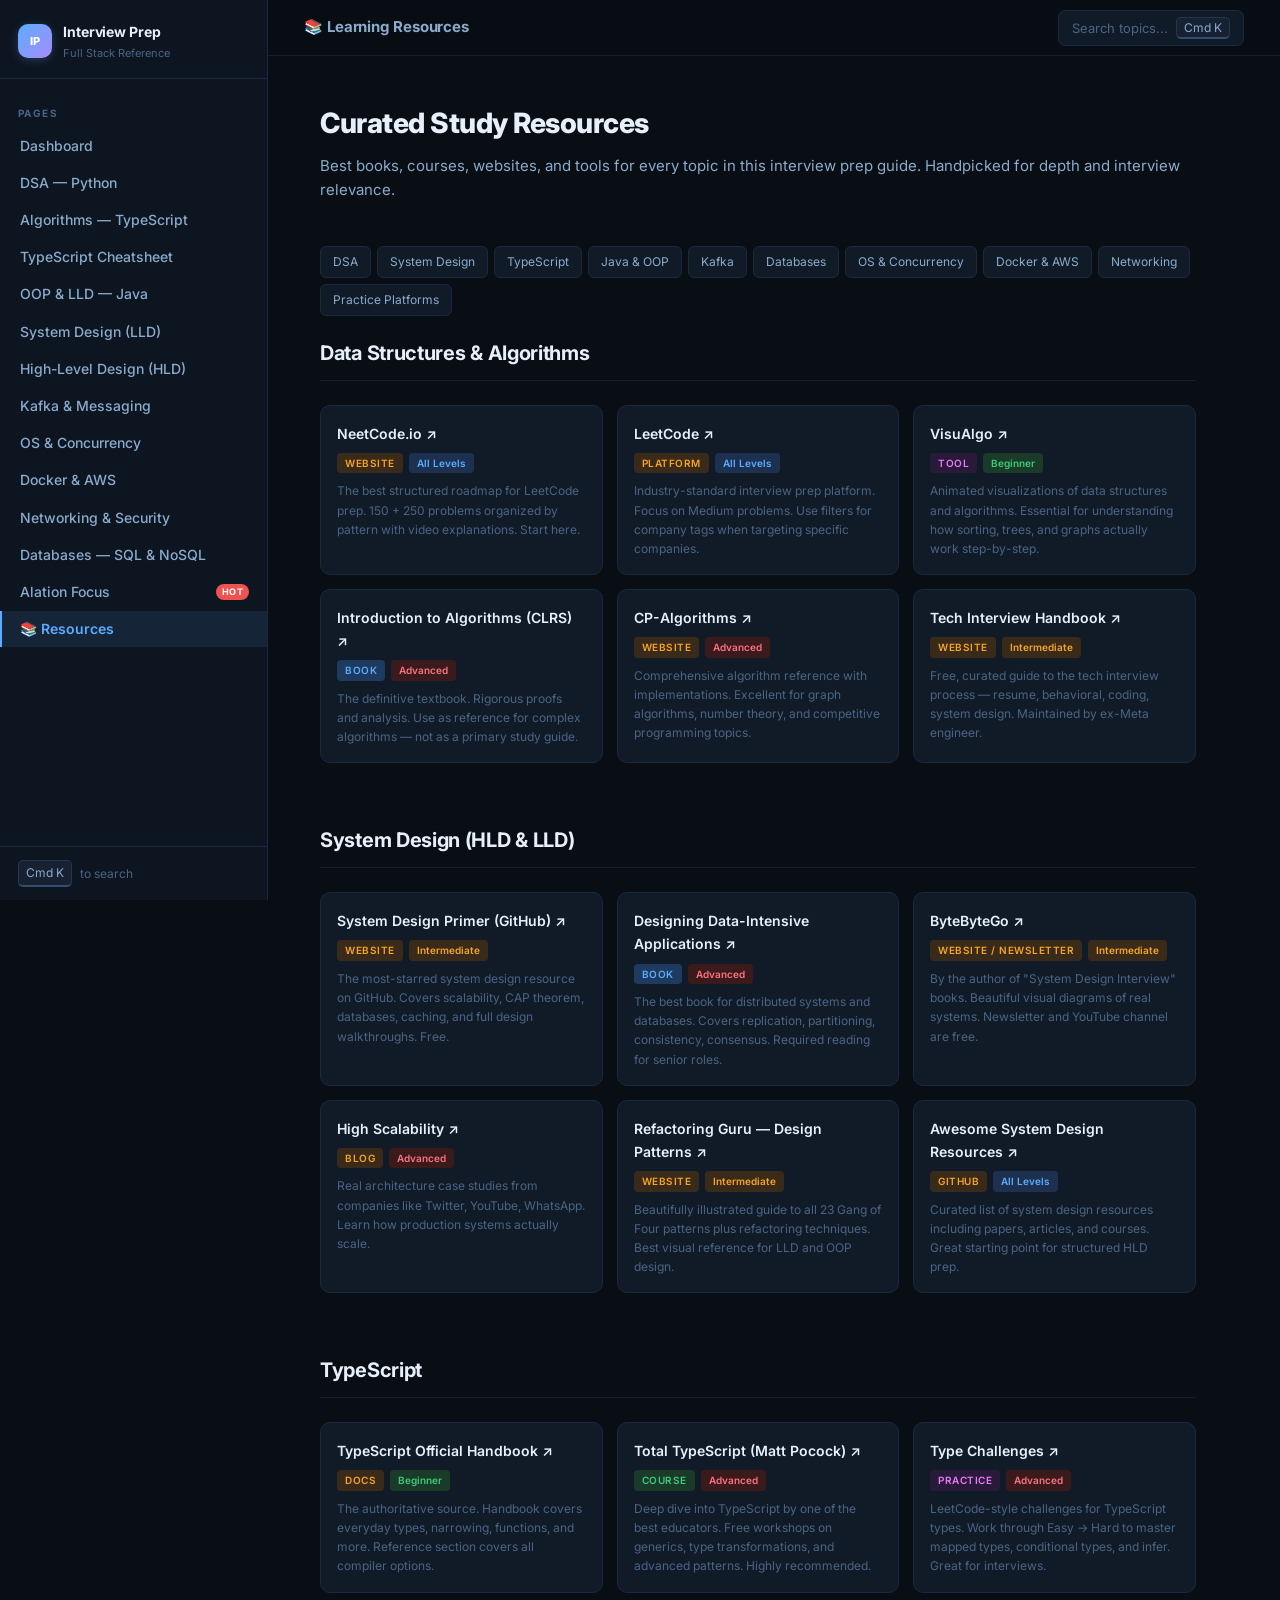
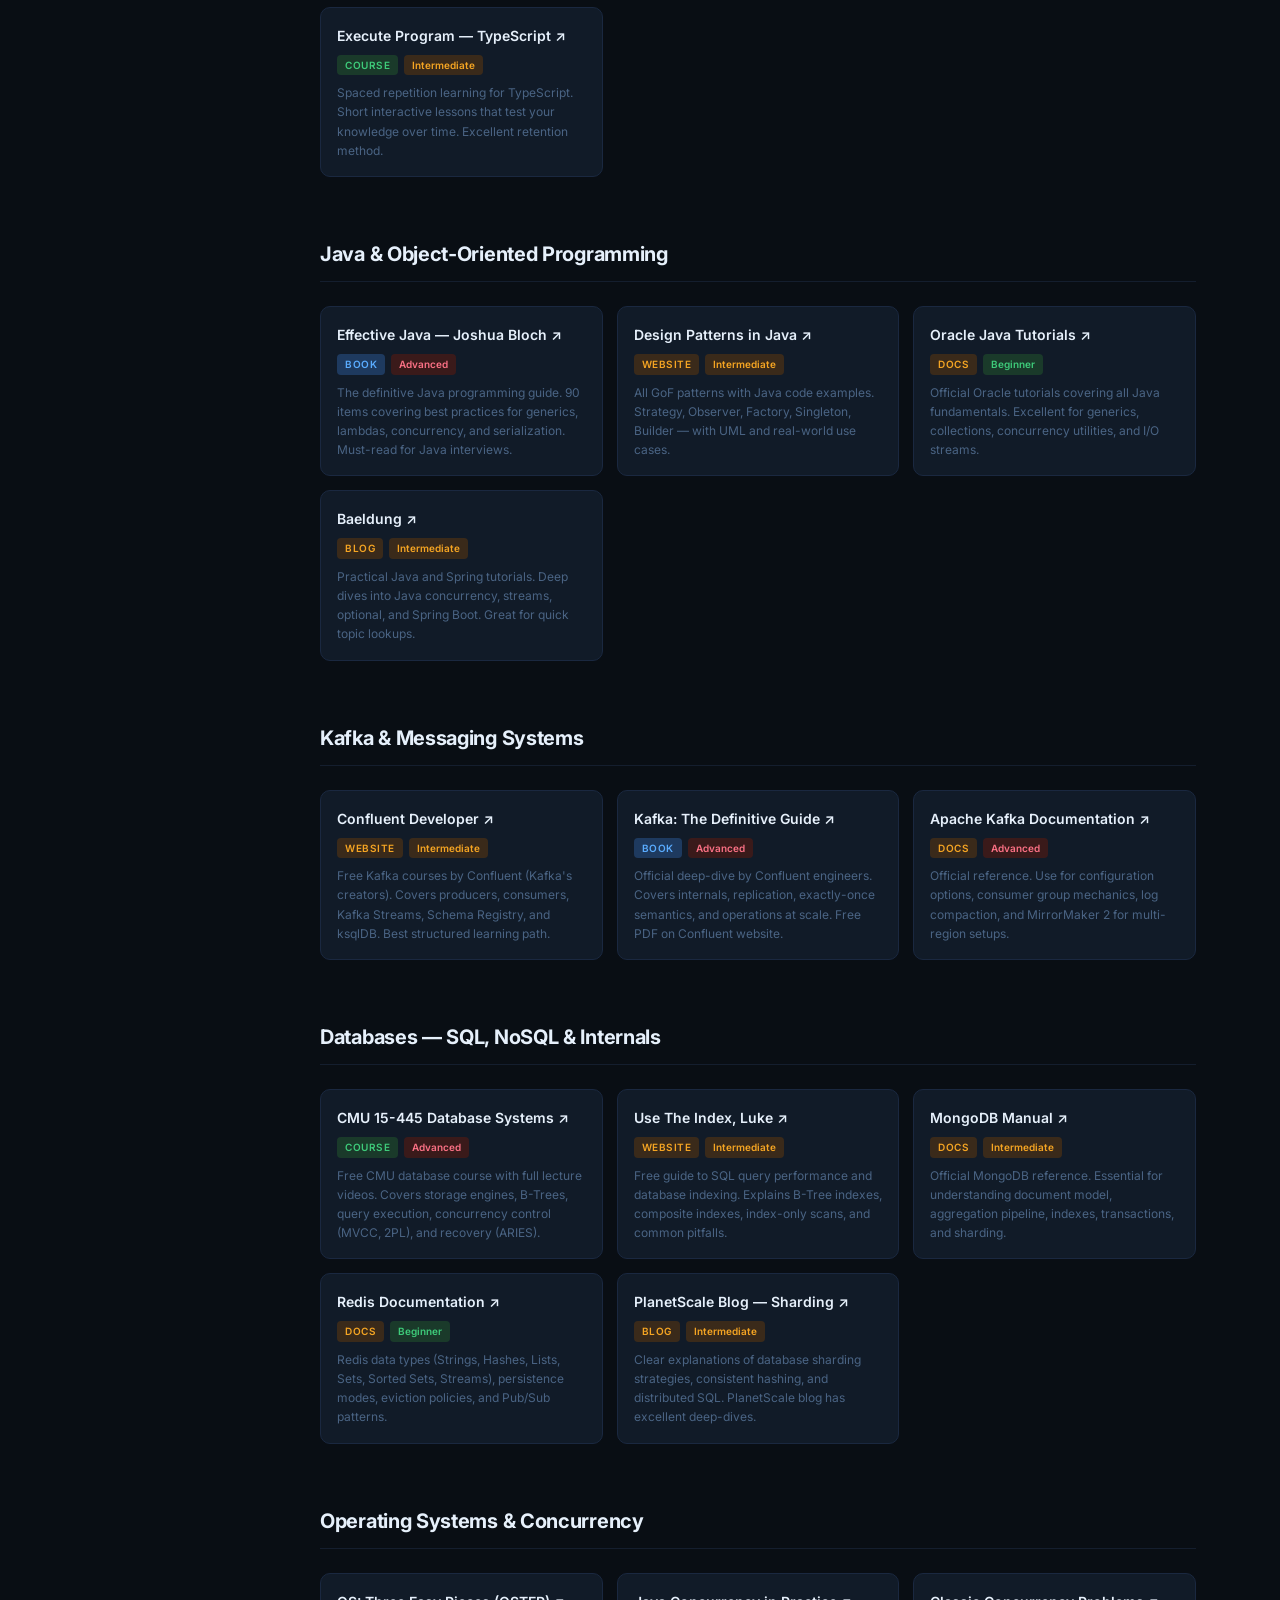
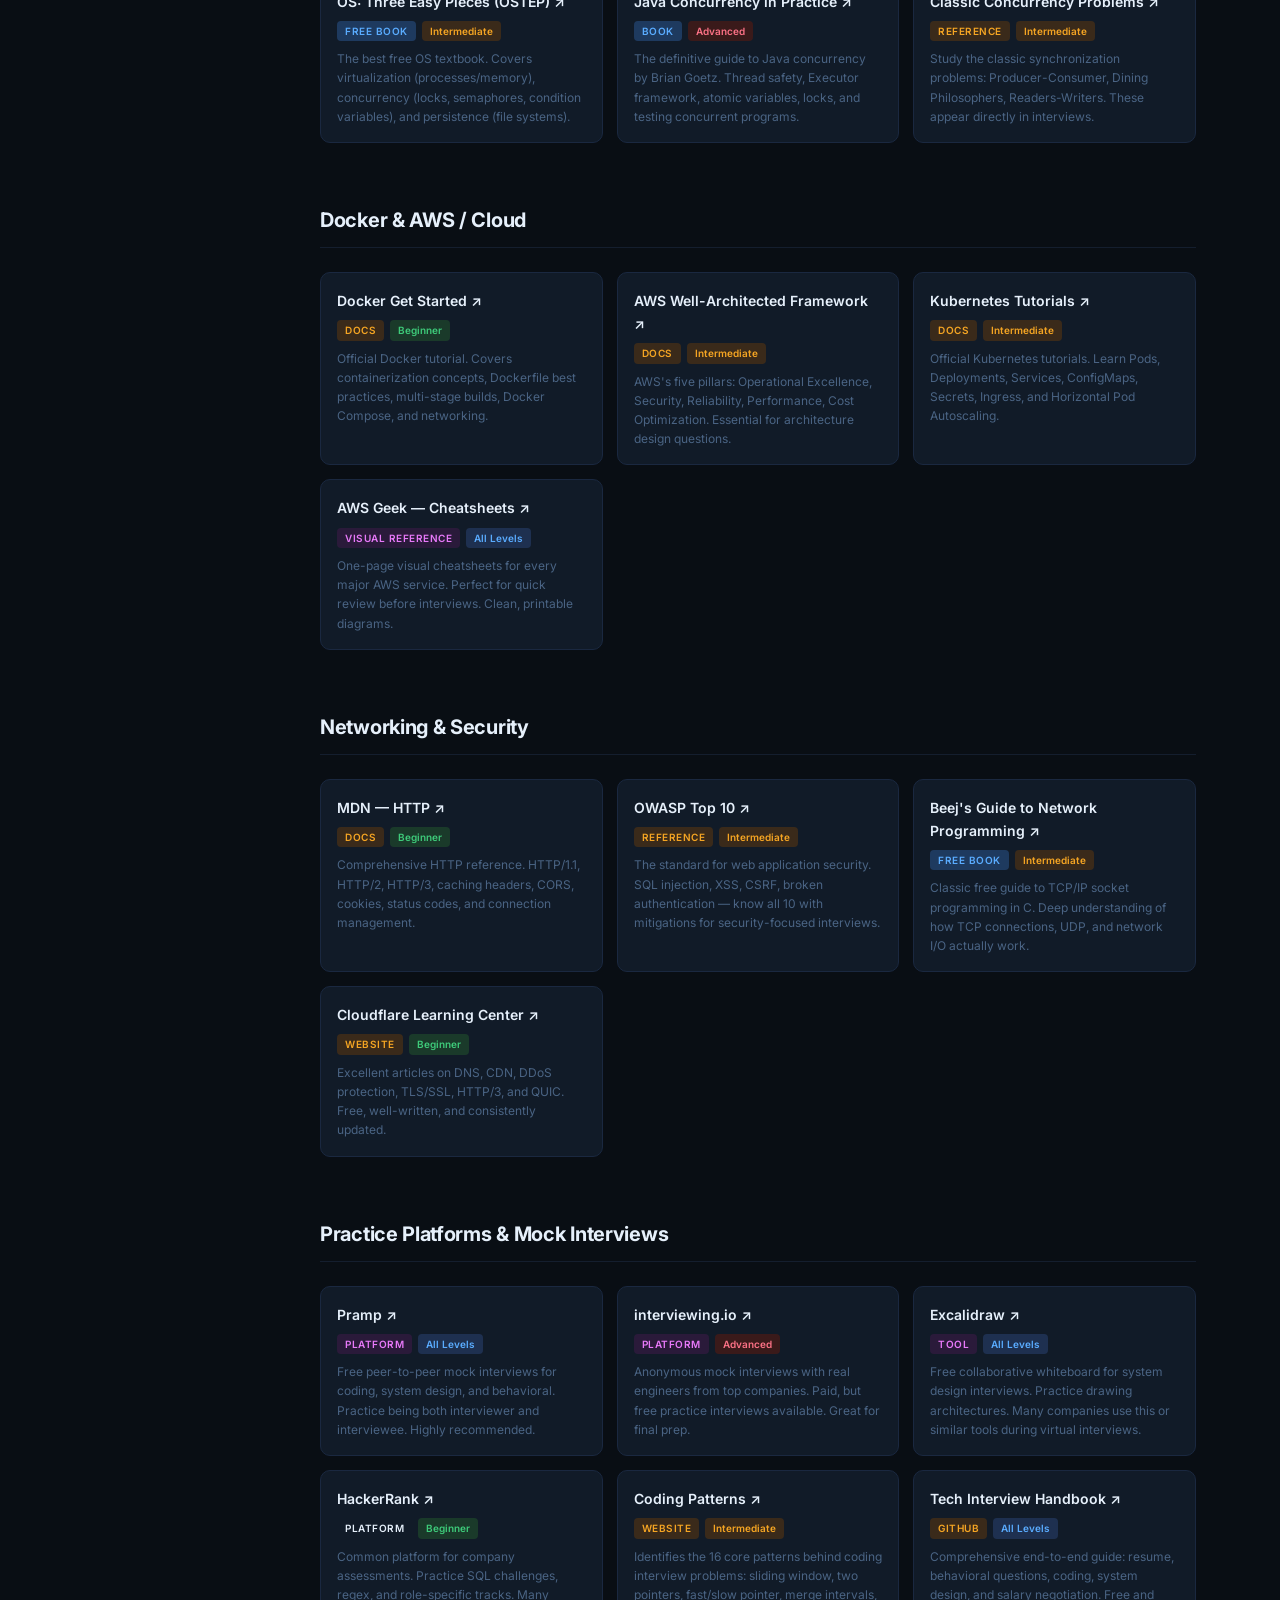
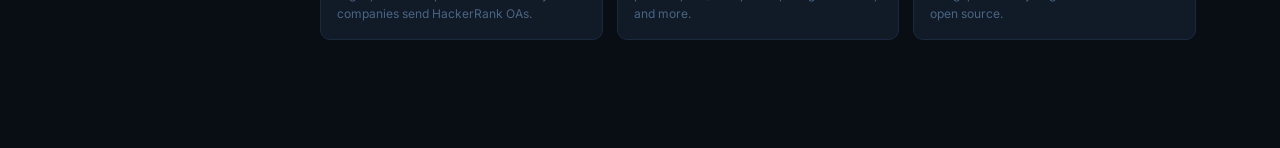
<file: resources.html>
<!DOCTYPE html>
<html lang="en">
<head>
<meta charset="UTF-8">
<meta name="viewport" content="width=device-width, initial-scale=1.0">
<title>Learning Resources | Interview Prep</title>
<link rel="stylesheet" href="style.css">
<style>
.res-grid{display:grid;grid-template-columns:repeat(auto-fill,minmax(280px,1fr));gap:14px;margin-top:12px}
.res-card{background:var(--bg-card);border:1px solid var(--border);border-radius:10px;padding:16px;display:flex;flex-direction:column;gap:8px;transition:border-color .15s}
.res-card:hover{border-color:var(--accent-blue)}
.res-card a{color:var(--text-primary);text-decoration:none;font-weight:600;font-size:14px}
.res-card a:hover{color:var(--accent-blue)}
.res-card p{color:var(--text-muted);font-size:12px;line-height:1.6;margin:0}
.res-meta{display:flex;gap:6px;align-items:center;flex-wrap:wrap}
.res-type{font-size:10px;padding:2px 8px;border-radius:4px;font-weight:600;text-transform:uppercase;letter-spacing:.5px}
.type-book{background:#1e3a5f;color:#5aacff}
.type-course{background:#1a3a2a;color:#3ecb7a}
.type-site{background:#3a2a1a;color:#f5a523}
.type-video{background:#3a1a1a;color:#fb7185}
.type-tool{background:#2a1a3a;color:#e879f9}
.diff-badge{font-size:10px;padding:2px 8px;border-radius:4px;font-weight:600}
.diff-beginner{background:#1a3a2a;color:#3ecb7a}
.diff-intermediate{background:#3a2a1a;color:#f5a523}
.diff-advanced{background:#3a1a1a;color:#fb7185}
.diff-all{background:#1e3050;color:#5aacff}
.topic-jump{display:flex;flex-wrap:wrap;gap:6px;margin-bottom:24px}
.topic-jump a{background:var(--bg-card);border:1px solid var(--border);color:var(--text-secondary);text-decoration:none;font-size:12px;padding:5px 12px;border-radius:6px;transition:all .15s}
.topic-jump a:hover{border-color:var(--accent-blue);color:var(--accent-blue)}
</style>
</head>
<body>
<nav class="sidebar">
  <div class="sidebar-logo">
    <div class="logo-mark">IP</div>
    <div><h2>Interview Prep</h2><p>Full Stack Reference</p></div>
  </div>
  <div class="sidebar-nav">
    <div class="nav-section-label">Pages</div>
    <a href="index.html" class="nav-link">Dashboard</a>
    <a href="dsa.html" class="nav-link">DSA — Python</a>
    <a href="algorithms.html" class="nav-link">Algorithms — TypeScript</a>
    <a href="typescript.html" class="nav-link">TypeScript Cheatsheet</a>
    <a href="oop-lld.html" class="nav-link">OOP &amp; LLD — Java</a>
    <a href="system-design.html" class="nav-link">System Design (LLD)</a>
    <a href="hld.html" class="nav-link">High-Level Design (HLD)</a>
    <a href="kafka.html" class="nav-link">Kafka &amp; Messaging</a>
    <a href="os-concurrency.html" class="nav-link">OS &amp; Concurrency</a>
    <a href="docker-aws.html" class="nav-link">Docker &amp; AWS</a>
    <a href="networking-security.html" class="nav-link">Networking &amp; Security</a>
    <a href="databases.html" class="nav-link">Databases — SQL &amp; NoSQL</a>
    <a href="alation.html" class="nav-link">Alation Focus <span class="nav-badge">HOT</span></a>
    <a href="resources.html" class="nav-link active">📚 Resources</a>
  </div>
  <div class="sidebar-footer"><kbd>Cmd K</kbd> to search</div>
</nav>

<main class="main">
<div class="topbar"><h1>📚 Learning Resources</h1>
  <button class="topbar-search-btn" onclick="window._spotlightOpen && window._spotlightOpen()">Search topics... <kbd>Cmd K</kbd></button></div>
<div class="content-area">
<div class="section-header">
  <h1>Curated Study Resources</h1>
  <p>Best books, courses, websites, and tools for every topic in this interview prep guide. Handpicked for depth and interview relevance.</p>
</div>

<div class="topic-jump">
  <a href="#dsa">DSA</a>
  <a href="#system-design">System Design</a>
  <a href="#typescript">TypeScript</a>
  <a href="#java-oop">Java &amp; OOP</a>
  <a href="#kafka">Kafka</a>
  <a href="#databases">Databases</a>
  <a href="#os">OS &amp; Concurrency</a>
  <a href="#docker-aws">Docker &amp; AWS</a>
  <a href="#networking">Networking</a>
  <a href="#practice">Practice Platforms</a>
</div>

<!-- DSA -->
<div class="subsection" id="dsa">
<div class="subsection-title">Data Structures &amp; Algorithms</div>
<div class="res-grid">

<div class="res-card">
  <a href="https://neetcode.io" target="_blank">NeetCode.io ↗</a>
  <div class="res-meta"><span class="res-type type-site">Website</span><span class="diff-badge diff-all">All Levels</span></div>
  <p>The best structured roadmap for LeetCode prep. 150 + 250 problems organized by pattern with video explanations. Start here.</p>
</div>

<div class="res-card">
  <a href="https://leetcode.com" target="_blank">LeetCode ↗</a>
  <div class="res-meta"><span class="res-type type-site">Platform</span><span class="diff-badge diff-all">All Levels</span></div>
  <p>Industry-standard interview prep platform. Focus on Medium problems. Use filters for company tags when targeting specific companies.</p>
</div>

<div class="res-card">
  <a href="https://visualgo.net" target="_blank">VisuAlgo ↗</a>
  <div class="res-meta"><span class="res-type type-tool">Tool</span><span class="diff-badge diff-beginner">Beginner</span></div>
  <p>Animated visualizations of data structures and algorithms. Essential for understanding how sorting, trees, and graphs actually work step-by-step.</p>
</div>

<div class="res-card">
  <a href="https://www.algorithmist.com" target="_blank">Introduction to Algorithms (CLRS) ↗</a>
  <div class="res-meta"><span class="res-type type-book">Book</span><span class="diff-badge diff-advanced">Advanced</span></div>
  <p>The definitive textbook. Rigorous proofs and analysis. Use as reference for complex algorithms — not as a primary study guide.</p>
</div>

<div class="res-card">
  <a href="https://cp-algorithms.com" target="_blank">CP-Algorithms ↗</a>
  <div class="res-meta"><span class="res-type type-site">Website</span><span class="diff-badge diff-advanced">Advanced</span></div>
  <p>Comprehensive algorithm reference with implementations. Excellent for graph algorithms, number theory, and competitive programming topics.</p>
</div>

<div class="res-card">
  <a href="https://www.techinterviewhandbook.org" target="_blank">Tech Interview Handbook ↗</a>
  <div class="res-meta"><span class="res-type type-site">Website</span><span class="diff-badge diff-intermediate">Intermediate</span></div>
  <p>Free, curated guide to the tech interview process — resume, behavioral, coding, system design. Maintained by ex-Meta engineer.</p>
</div>

</div>
</div>

<!-- System Design -->
<div class="subsection" id="system-design">
<div class="subsection-title">System Design (HLD &amp; LLD)</div>
<div class="res-grid">

<div class="res-card">
  <a href="https://github.com/donnemartin/system-design-primer" target="_blank">System Design Primer (GitHub) ↗</a>
  <div class="res-meta"><span class="res-type type-site">Website</span><span class="diff-badge diff-intermediate">Intermediate</span></div>
  <p>The most-starred system design resource on GitHub. Covers scalability, CAP theorem, databases, caching, and full design walkthroughs. Free.</p>
</div>

<div class="res-card">
  <a href="https://dataintensive.net" target="_blank">Designing Data-Intensive Applications ↗</a>
  <div class="res-meta"><span class="res-type type-book">Book</span><span class="diff-badge diff-advanced">Advanced</span></div>
  <p>The best book for distributed systems and databases. Covers replication, partitioning, consistency, consensus. Required reading for senior roles.</p>
</div>

<div class="res-card">
  <a href="https://bytebytego.com" target="_blank">ByteByteGo ↗</a>
  <div class="res-meta"><span class="res-type type-site">Website / Newsletter</span><span class="diff-badge diff-intermediate">Intermediate</span></div>
  <p>By the author of "System Design Interview" books. Beautiful visual diagrams of real systems. Newsletter and YouTube channel are free.</p>
</div>

<div class="res-card">
  <a href="https://highscalability.com" target="_blank">High Scalability ↗</a>
  <div class="res-meta"><span class="res-type type-site">Blog</span><span class="diff-badge diff-advanced">Advanced</span></div>
  <p>Real architecture case studies from companies like Twitter, YouTube, WhatsApp. Learn how production systems actually scale.</p>
</div>

<div class="res-card">
  <a href="https://refactoring.guru/design-patterns" target="_blank">Refactoring Guru — Design Patterns ↗</a>
  <div class="res-meta"><span class="res-type type-site">Website</span><span class="diff-badge diff-intermediate">Intermediate</span></div>
  <p>Beautifully illustrated guide to all 23 Gang of Four patterns plus refactoring techniques. Best visual reference for LLD and OOP design.</p>
</div>

<div class="res-card">
  <a href="https://github.com/ashishps1/awesome-system-design-resources" target="_blank">Awesome System Design Resources ↗</a>
  <div class="res-meta"><span class="res-type type-site">GitHub</span><span class="diff-badge diff-all">All Levels</span></div>
  <p>Curated list of system design resources including papers, articles, and courses. Great starting point for structured HLD prep.</p>
</div>

</div>
</div>

<!-- TypeScript -->
<div class="subsection" id="typescript">
<div class="subsection-title">TypeScript</div>
<div class="res-grid">

<div class="res-card">
  <a href="https://www.typescriptlang.org/docs/" target="_blank">TypeScript Official Handbook ↗</a>
  <div class="res-meta"><span class="res-type type-site">Docs</span><span class="diff-badge diff-beginner">Beginner</span></div>
  <p>The authoritative source. Handbook covers everyday types, narrowing, functions, and more. Reference section covers all compiler options.</p>
</div>

<div class="res-card">
  <a href="https://www.totaltypescript.com" target="_blank">Total TypeScript (Matt Pocock) ↗</a>
  <div class="res-meta"><span class="res-type type-course">Course</span><span class="diff-badge diff-advanced">Advanced</span></div>
  <p>Deep dive into TypeScript by one of the best educators. Free workshops on generics, type transformations, and advanced patterns. Highly recommended.</p>
</div>

<div class="res-card">
  <a href="https://type-challenges.github.io" target="_blank">Type Challenges ↗</a>
  <div class="res-meta"><span class="res-type type-tool">Practice</span><span class="diff-badge diff-advanced">Advanced</span></div>
  <p>LeetCode-style challenges for TypeScript types. Work through Easy → Hard to master mapped types, conditional types, and infer. Great for interviews.</p>
</div>

<div class="res-card">
  <a href="https://www.executeprogram.com/courses/typescript" target="_blank">Execute Program — TypeScript ↗</a>
  <div class="res-meta"><span class="res-type type-course">Course</span><span class="diff-badge diff-intermediate">Intermediate</span></div>
  <p>Spaced repetition learning for TypeScript. Short interactive lessons that test your knowledge over time. Excellent retention method.</p>
</div>

</div>
</div>

<!-- Java & OOP -->
<div class="subsection" id="java-oop">
<div class="subsection-title">Java &amp; Object-Oriented Programming</div>
<div class="res-grid">

<div class="res-card">
  <a href="https://www.oreilly.com/library/view/effective-java-3rd/9780134686097/" target="_blank">Effective Java — Joshua Bloch ↗</a>
  <div class="res-meta"><span class="res-type type-book">Book</span><span class="diff-badge diff-advanced">Advanced</span></div>
  <p>The definitive Java programming guide. 90 items covering best practices for generics, lambdas, concurrency, and serialization. Must-read for Java interviews.</p>
</div>

<div class="res-card">
  <a href="https://refactoring.guru/design-patterns/java" target="_blank">Design Patterns in Java ↗</a>
  <div class="res-meta"><span class="res-type type-site">Website</span><span class="diff-badge diff-intermediate">Intermediate</span></div>
  <p>All GoF patterns with Java code examples. Strategy, Observer, Factory, Singleton, Builder — with UML and real-world use cases.</p>
</div>

<div class="res-card">
  <a href="https://docs.oracle.com/javase/tutorial/" target="_blank">Oracle Java Tutorials ↗</a>
  <div class="res-meta"><span class="res-type type-site">Docs</span><span class="diff-badge diff-beginner">Beginner</span></div>
  <p>Official Oracle tutorials covering all Java fundamentals. Excellent for generics, collections, concurrency utilities, and I/O streams.</p>
</div>

<div class="res-card">
  <a href="https://www.baeldung.com" target="_blank">Baeldung ↗</a>
  <div class="res-meta"><span class="res-type type-site">Blog</span><span class="diff-badge diff-intermediate">Intermediate</span></div>
  <p>Practical Java and Spring tutorials. Deep dives into Java concurrency, streams, optional, and Spring Boot. Great for quick topic lookups.</p>
</div>

</div>
</div>

<!-- Kafka -->
<div class="subsection" id="kafka">
<div class="subsection-title">Kafka &amp; Messaging Systems</div>
<div class="res-grid">

<div class="res-card">
  <a href="https://developer.confluent.io" target="_blank">Confluent Developer ↗</a>
  <div class="res-meta"><span class="res-type type-site">Website</span><span class="diff-badge diff-intermediate">Intermediate</span></div>
  <p>Free Kafka courses by Confluent (Kafka's creators). Covers producers, consumers, Kafka Streams, Schema Registry, and ksqlDB. Best structured learning path.</p>
</div>

<div class="res-card">
  <a href="https://www.oreilly.com/library/view/kafka-the-definitive/9781492043072/" target="_blank">Kafka: The Definitive Guide ↗</a>
  <div class="res-meta"><span class="res-type type-book">Book</span><span class="diff-badge diff-advanced">Advanced</span></div>
  <p>Official deep-dive by Confluent engineers. Covers internals, replication, exactly-once semantics, and operations at scale. Free PDF on Confluent website.</p>
</div>

<div class="res-card">
  <a href="https://kafka.apache.org/documentation/" target="_blank">Apache Kafka Documentation ↗</a>
  <div class="res-meta"><span class="res-type type-site">Docs</span><span class="diff-badge diff-advanced">Advanced</span></div>
  <p>Official reference. Use for configuration options, consumer group mechanics, log compaction, and MirrorMaker 2 for multi-region setups.</p>
</div>

</div>
</div>

<!-- Databases -->
<div class="subsection" id="databases">
<div class="subsection-title">Databases — SQL, NoSQL &amp; Internals</div>
<div class="res-grid">

<div class="res-card">
  <a href="https://15445.courses.cs.cmu.edu" target="_blank">CMU 15-445 Database Systems ↗</a>
  <div class="res-meta"><span class="res-type type-course">Course</span><span class="diff-badge diff-advanced">Advanced</span></div>
  <p>Free CMU database course with full lecture videos. Covers storage engines, B-Trees, query execution, concurrency control (MVCC, 2PL), and recovery (ARIES).</p>
</div>

<div class="res-card">
  <a href="https://use-the-index-luke.com" target="_blank">Use The Index, Luke ↗</a>
  <div class="res-meta"><span class="res-type type-site">Website</span><span class="diff-badge diff-intermediate">Intermediate</span></div>
  <p>Free guide to SQL query performance and database indexing. Explains B-Tree indexes, composite indexes, index-only scans, and common pitfalls.</p>
</div>

<div class="res-card">
  <a href="https://www.mongodb.com/docs/manual/" target="_blank">MongoDB Manual ↗</a>
  <div class="res-meta"><span class="res-type type-site">Docs</span><span class="diff-badge diff-intermediate">Intermediate</span></div>
  <p>Official MongoDB reference. Essential for understanding document model, aggregation pipeline, indexes, transactions, and sharding.</p>
</div>

<div class="res-card">
  <a href="https://redis.io/docs/latest/" target="_blank">Redis Documentation ↗</a>
  <div class="res-meta"><span class="res-type type-site">Docs</span><span class="diff-badge diff-beginner">Beginner</span></div>
  <p>Redis data types (Strings, Hashes, Lists, Sets, Sorted Sets, Streams), persistence modes, eviction policies, and Pub/Sub patterns.</p>
</div>

<div class="res-card">
  <a href="https://planetscale.com/blog/how-does-database-sharding-work" target="_blank">PlanetScale Blog — Sharding ↗</a>
  <div class="res-meta"><span class="res-type type-site">Blog</span><span class="diff-badge diff-intermediate">Intermediate</span></div>
  <p>Clear explanations of database sharding strategies, consistent hashing, and distributed SQL. PlanetScale blog has excellent deep-dives.</p>
</div>

</div>
</div>

<!-- OS & Concurrency -->
<div class="subsection" id="os">
<div class="subsection-title">Operating Systems &amp; Concurrency</div>
<div class="res-grid">

<div class="res-card">
  <a href="https://pages.cs.wisc.edu/~remzi/OSTEP/" target="_blank">OS: Three Easy Pieces (OSTEP) ↗</a>
  <div class="res-meta"><span class="res-type type-book">Free Book</span><span class="diff-badge diff-intermediate">Intermediate</span></div>
  <p>The best free OS textbook. Covers virtualization (processes/memory), concurrency (locks, semaphores, condition variables), and persistence (file systems).</p>
</div>

<div class="res-card">
  <a href="https://jcip.net" target="_blank">Java Concurrency in Practice ↗</a>
  <div class="res-meta"><span class="res-type type-book">Book</span><span class="diff-badge diff-advanced">Advanced</span></div>
  <p>The definitive guide to Java concurrency by Brian Goetz. Thread safety, Executor framework, atomic variables, locks, and testing concurrent programs.</p>
</div>

<div class="res-card">
  <a href="https://en.wikipedia.org/wiki/Producer%E2%80%93consumer_problem" target="_blank">Classic Concurrency Problems ↗</a>
  <div class="res-meta"><span class="res-type type-site">Reference</span><span class="diff-badge diff-intermediate">Intermediate</span></div>
  <p>Study the classic synchronization problems: Producer-Consumer, Dining Philosophers, Readers-Writers. These appear directly in interviews.</p>
</div>

</div>
</div>

<!-- Docker & AWS -->
<div class="subsection" id="docker-aws">
<div class="subsection-title">Docker &amp; AWS / Cloud</div>
<div class="res-grid">

<div class="res-card">
  <a href="https://docs.docker.com/get-started/" target="_blank">Docker Get Started ↗</a>
  <div class="res-meta"><span class="res-type type-site">Docs</span><span class="diff-badge diff-beginner">Beginner</span></div>
  <p>Official Docker tutorial. Covers containerization concepts, Dockerfile best practices, multi-stage builds, Docker Compose, and networking.</p>
</div>

<div class="res-card">
  <a href="https://aws.amazon.com/architecture/well-architected/" target="_blank">AWS Well-Architected Framework ↗</a>
  <div class="res-meta"><span class="res-type type-site">Docs</span><span class="diff-badge diff-intermediate">Intermediate</span></div>
  <p>AWS's five pillars: Operational Excellence, Security, Reliability, Performance, Cost Optimization. Essential for architecture design questions.</p>
</div>

<div class="res-card">
  <a href="https://kubernetes.io/docs/tutorials/" target="_blank">Kubernetes Tutorials ↗</a>
  <div class="res-meta"><span class="res-type type-site">Docs</span><span class="diff-badge diff-intermediate">Intermediate</span></div>
  <p>Official Kubernetes tutorials. Learn Pods, Deployments, Services, ConfigMaps, Secrets, Ingress, and Horizontal Pod Autoscaling.</p>
</div>

<div class="res-card">
  <a href="https://www.awsgeek.com" target="_blank">AWS Geek — Cheatsheets ↗</a>
  <div class="res-meta"><span class="res-type type-tool">Visual Reference</span><span class="diff-badge diff-all">All Levels</span></div>
  <p>One-page visual cheatsheets for every major AWS service. Perfect for quick review before interviews. Clean, printable diagrams.</p>
</div>

</div>
</div>

<!-- Networking -->
<div class="subsection" id="networking">
<div class="subsection-title">Networking &amp; Security</div>
<div class="res-grid">

<div class="res-card">
  <a href="https://developer.mozilla.org/en-US/docs/Web/HTTP" target="_blank">MDN — HTTP ↗</a>
  <div class="res-meta"><span class="res-type type-site">Docs</span><span class="diff-badge diff-beginner">Beginner</span></div>
  <p>Comprehensive HTTP reference. HTTP/1.1, HTTP/2, HTTP/3, caching headers, CORS, cookies, status codes, and connection management.</p>
</div>

<div class="res-card">
  <a href="https://owasp.org/www-project-top-ten/" target="_blank">OWASP Top 10 ↗</a>
  <div class="res-meta"><span class="res-type type-site">Reference</span><span class="diff-badge diff-intermediate">Intermediate</span></div>
  <p>The standard for web application security. SQL injection, XSS, CSRF, broken authentication — know all 10 with mitigations for security-focused interviews.</p>
</div>

<div class="res-card">
  <a href="https://beej.us/guide/bgnet/" target="_blank">Beej's Guide to Network Programming ↗</a>
  <div class="res-meta"><span class="res-type type-book">Free Book</span><span class="diff-badge diff-intermediate">Intermediate</span></div>
  <p>Classic free guide to TCP/IP socket programming in C. Deep understanding of how TCP connections, UDP, and network I/O actually work.</p>
</div>

<div class="res-card">
  <a href="https://cloudflare.com/learning" target="_blank">Cloudflare Learning Center ↗</a>
  <div class="res-meta"><span class="res-type type-site">Website</span><span class="diff-badge diff-beginner">Beginner</span></div>
  <p>Excellent articles on DNS, CDN, DDoS protection, TLS/SSL, HTTP/3, and QUIC. Free, well-written, and consistently updated.</p>
</div>

</div>
</div>

<!-- Practice Platforms -->
<div class="subsection" id="practice">
<div class="subsection-title">Practice Platforms &amp; Mock Interviews</div>
<div class="res-grid">

<div class="res-card">
  <a href="https://www.pramp.com" target="_blank">Pramp ↗</a>
  <div class="res-meta"><span class="res-type type-tool">Platform</span><span class="diff-badge diff-all">All Levels</span></div>
  <p>Free peer-to-peer mock interviews for coding, system design, and behavioral. Practice being both interviewer and interviewee. Highly recommended.</p>
</div>

<div class="res-card">
  <a href="https://interviewing.io" target="_blank">interviewing.io ↗</a>
  <div class="res-meta"><span class="res-type type-tool">Platform</span><span class="diff-badge diff-advanced">Advanced</span></div>
  <p>Anonymous mock interviews with real engineers from top companies. Paid, but free practice interviews available. Great for final prep.</p>
</div>

<div class="res-card">
  <a href="https://excalidraw.com" target="_blank">Excalidraw ↗</a>
  <div class="res-meta"><span class="res-type type-tool">Tool</span><span class="diff-badge diff-all">All Levels</span></div>
  <p>Free collaborative whiteboard for system design interviews. Practice drawing architectures. Many companies use this or similar tools during virtual interviews.</p>
</div>

<div class="res-card">
  <a href="https://www.hackerrank.com" target="_blank">HackerRank ↗</a>
  <div class="res-meta"><span class="res-type type-platform">Platform</span><span class="diff-badge diff-beginner">Beginner</span></div>
  <p>Common platform for company assessments. Practice SQL challenges, regex, and role-specific tracks. Many companies send HackerRank OAs.</p>
</div>

<div class="res-card">
  <a href="https://codinginterviewpatterns.com" target="_blank">Coding Patterns ↗</a>
  <div class="res-meta"><span class="res-type type-site">Website</span><span class="diff-badge diff-intermediate">Intermediate</span></div>
  <p>Identifies the 16 core patterns behind coding interview problems: sliding window, two pointers, fast/slow pointer, merge intervals, and more.</p>
</div>

<div class="res-card">
  <a href="https://github.com/yangshun/tech-interview-handbook" target="_blank">Tech Interview Handbook ↗</a>
  <div class="res-meta"><span class="res-type type-site">GitHub</span><span class="diff-badge diff-all">All Levels</span></div>
  <p>Comprehensive end-to-end guide: resume, behavioral questions, coding, system design, and salary negotiation. Free and open source.</p>
</div>

</div>
</div>

</div><!-- content-area -->
</main>
<script src="main.js"></script>
<script src="search-data.js"></script>
<script src="search.js"></script>
</body>
</html>
</file>
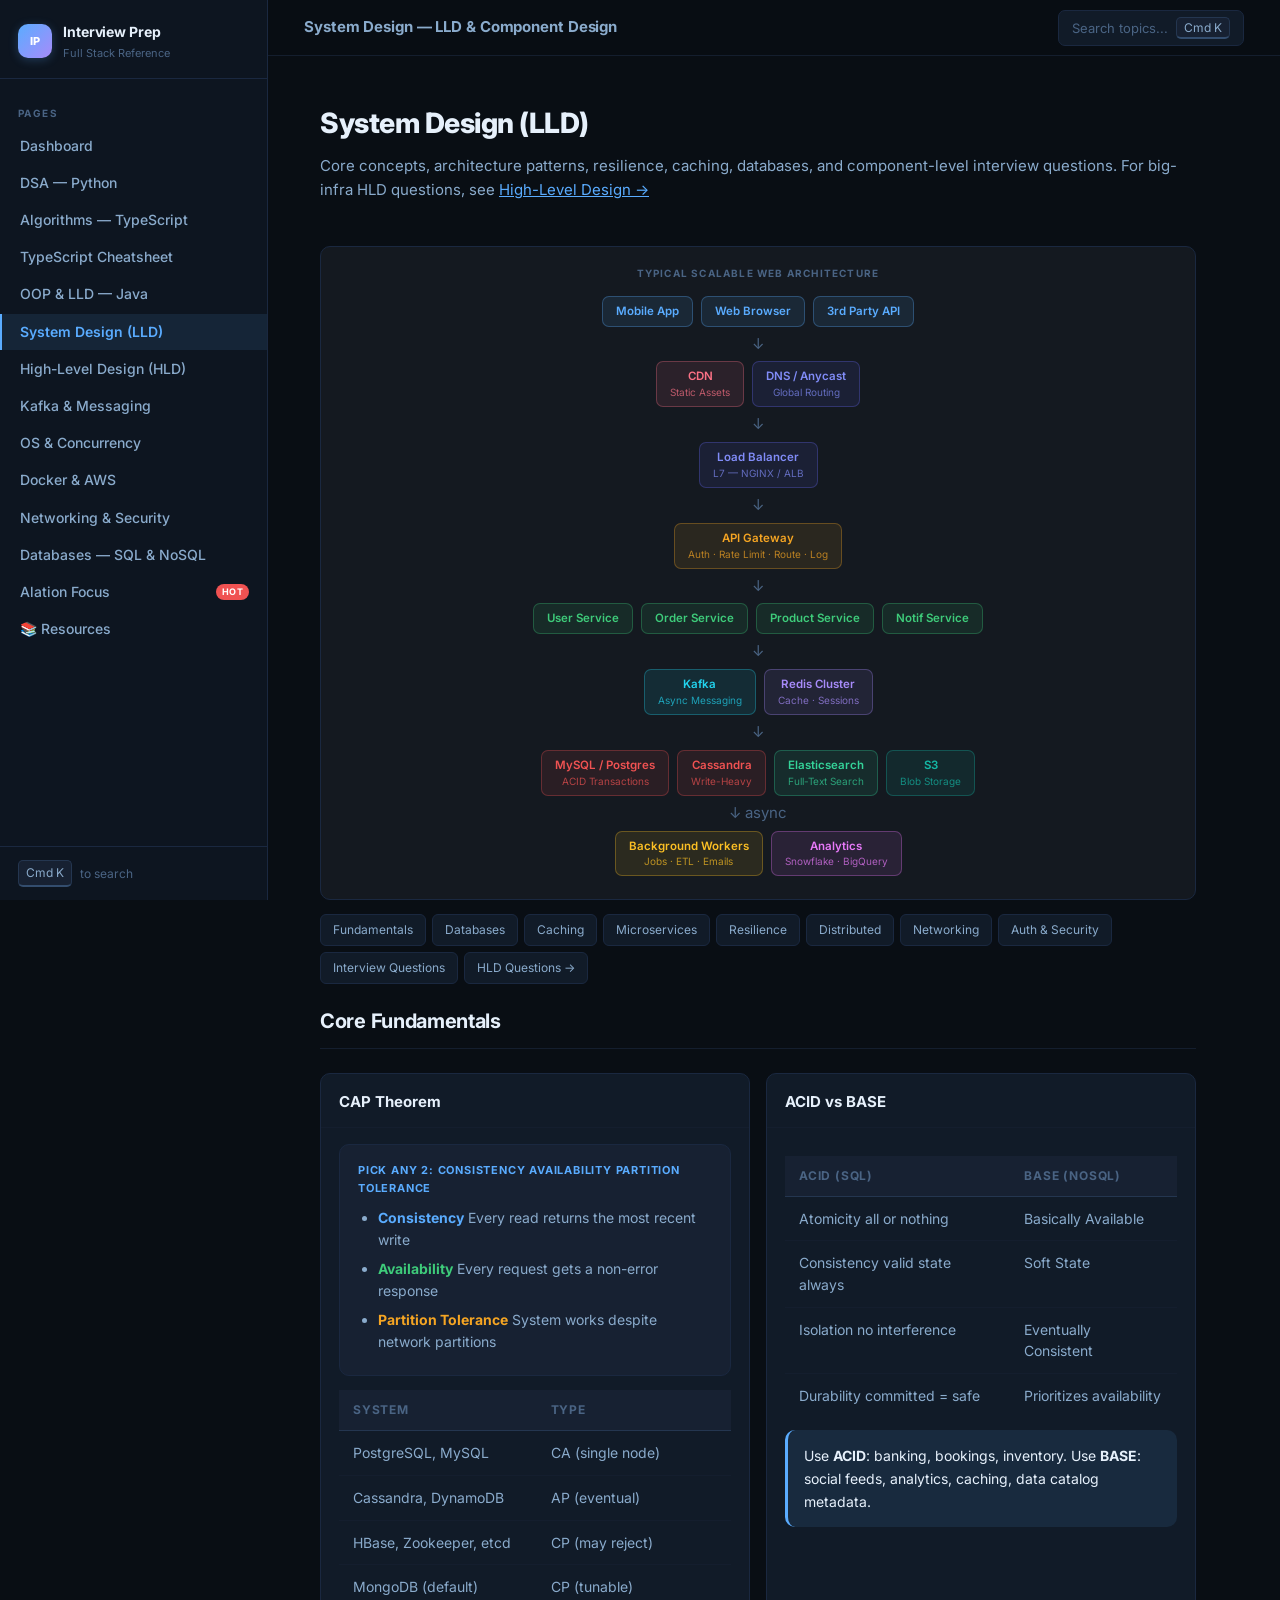
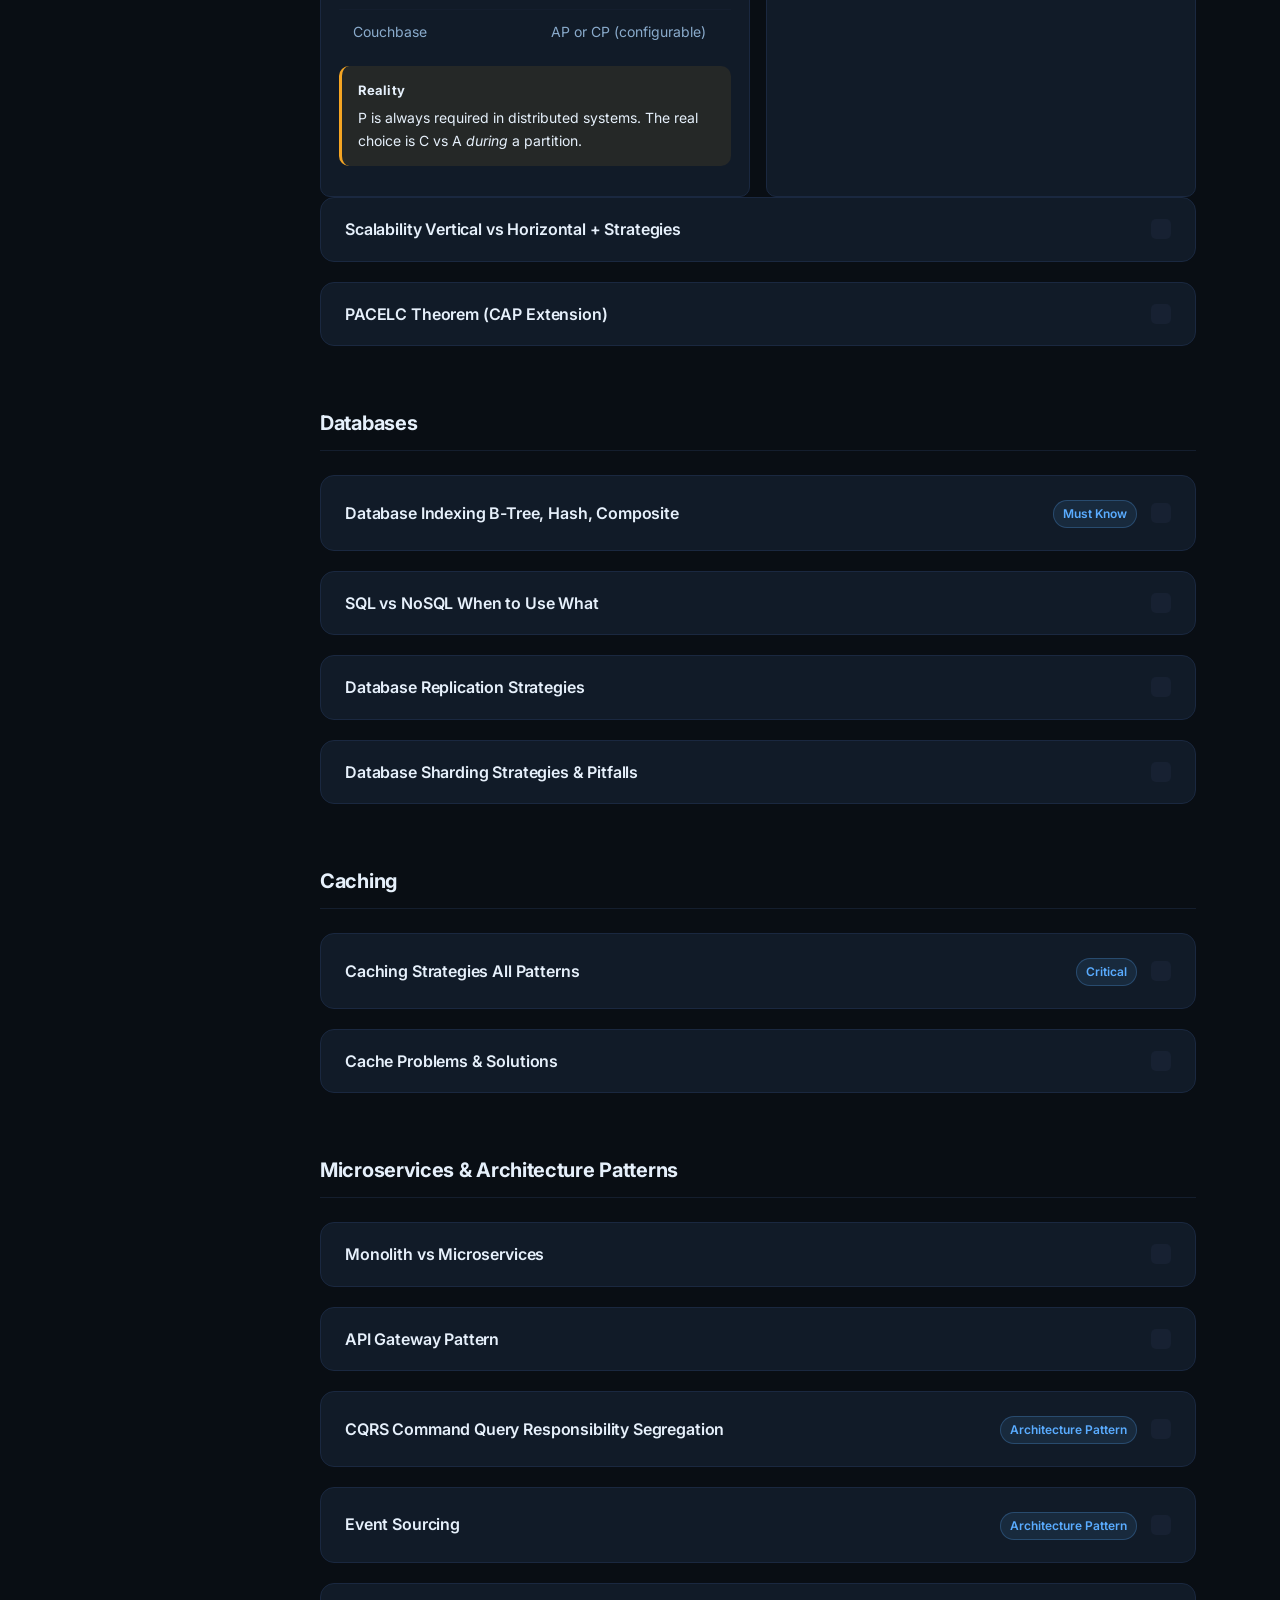
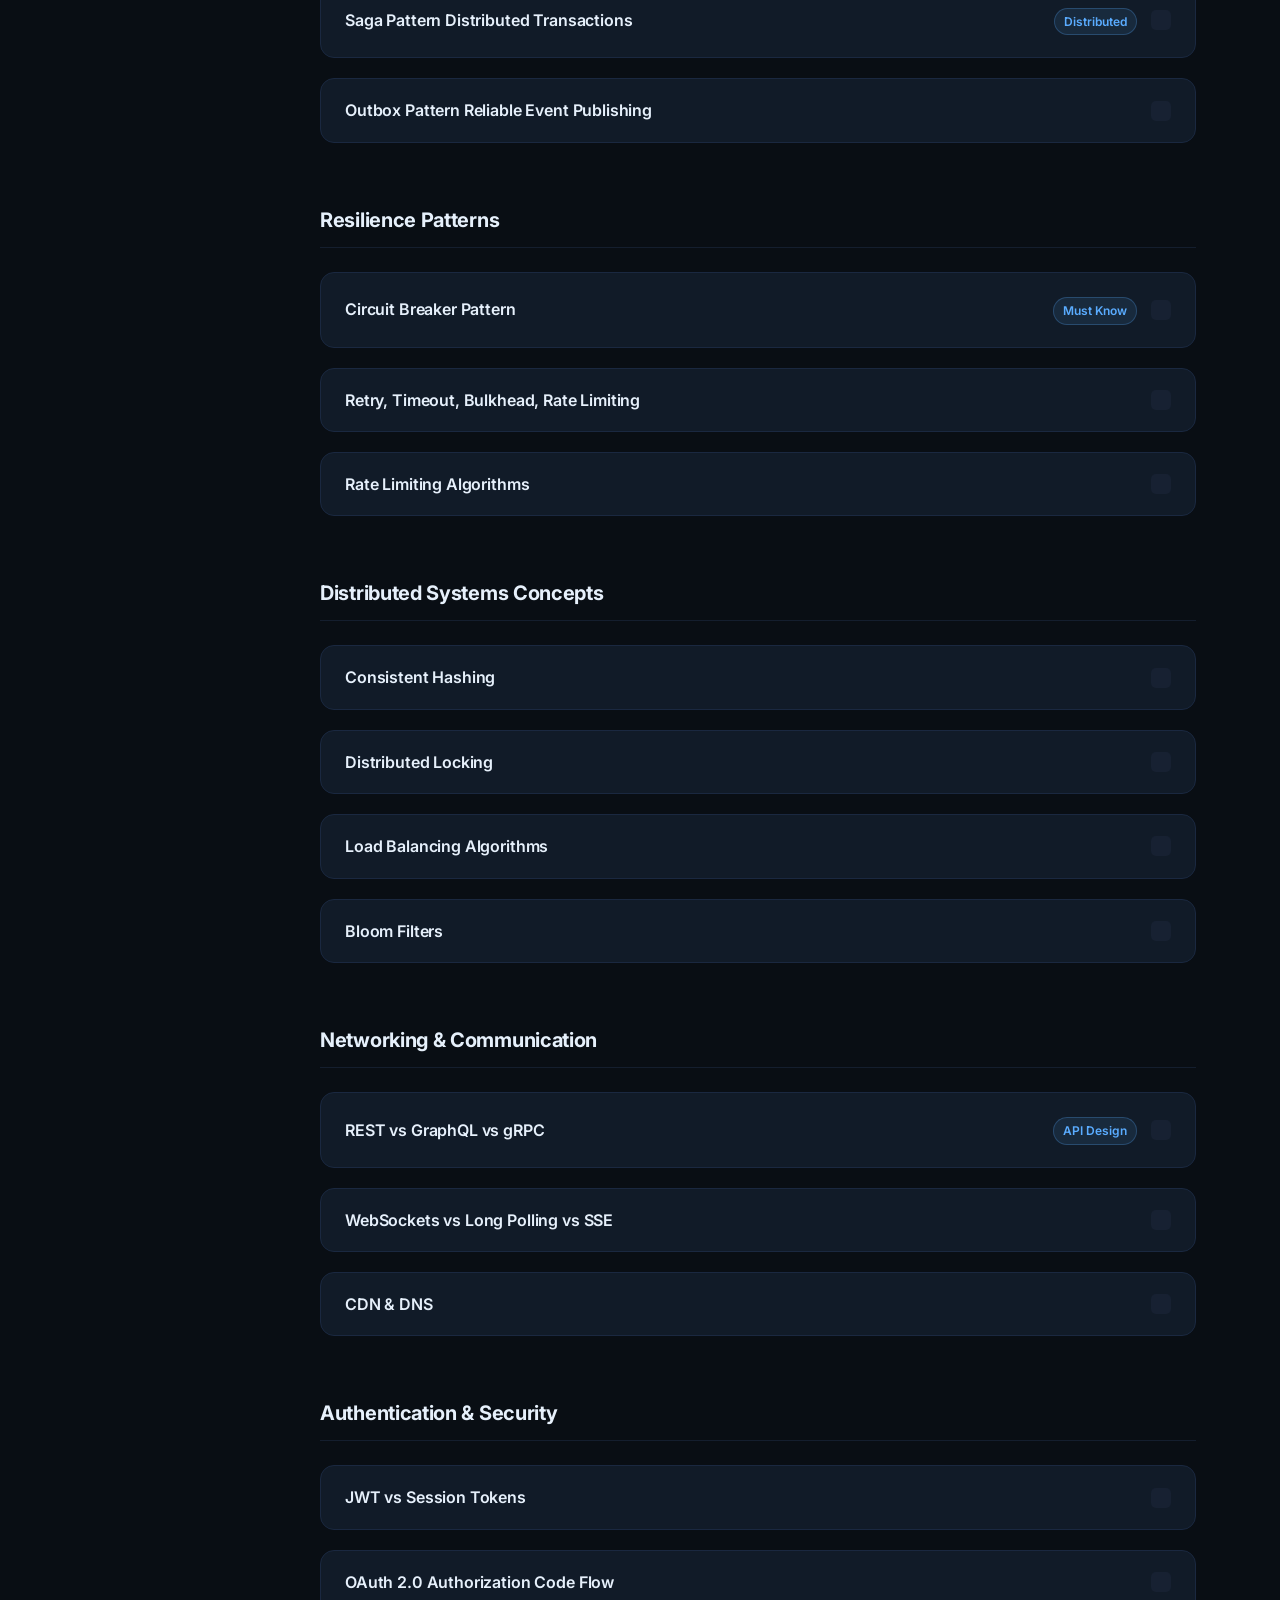
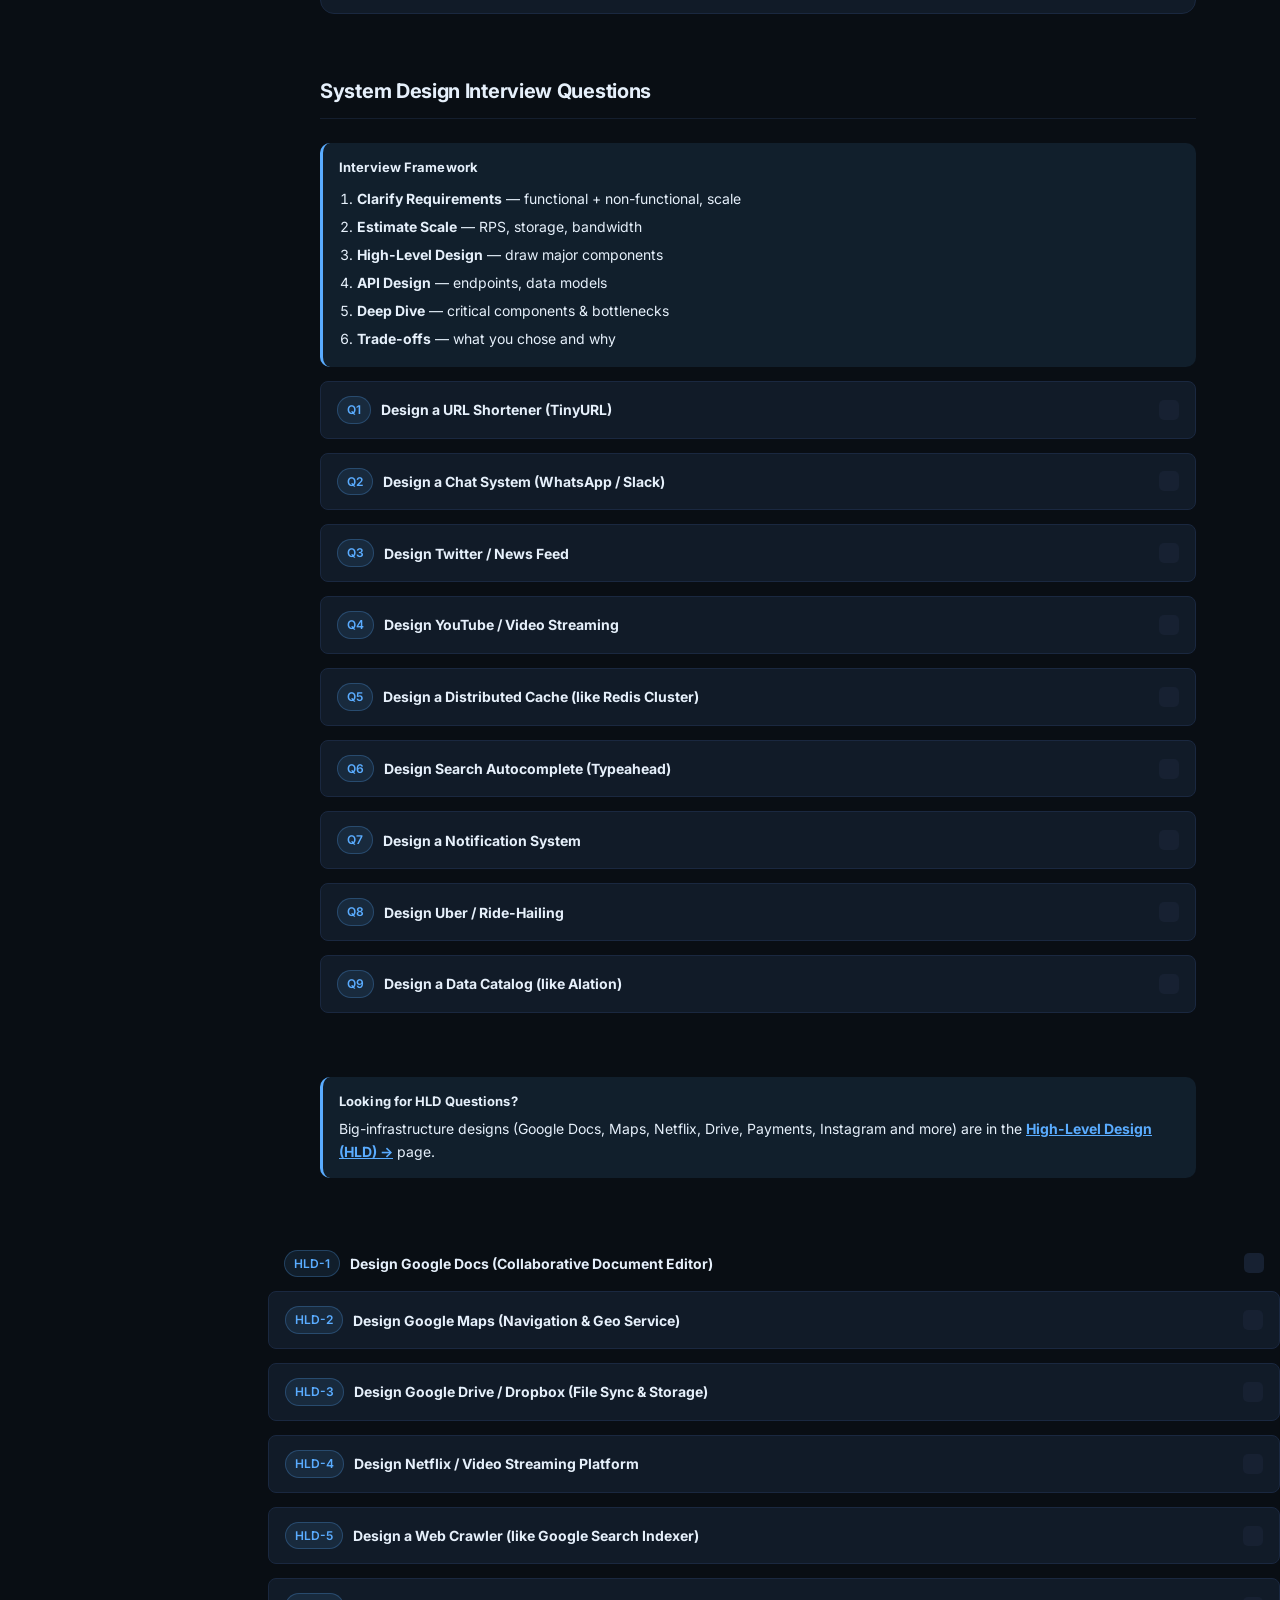
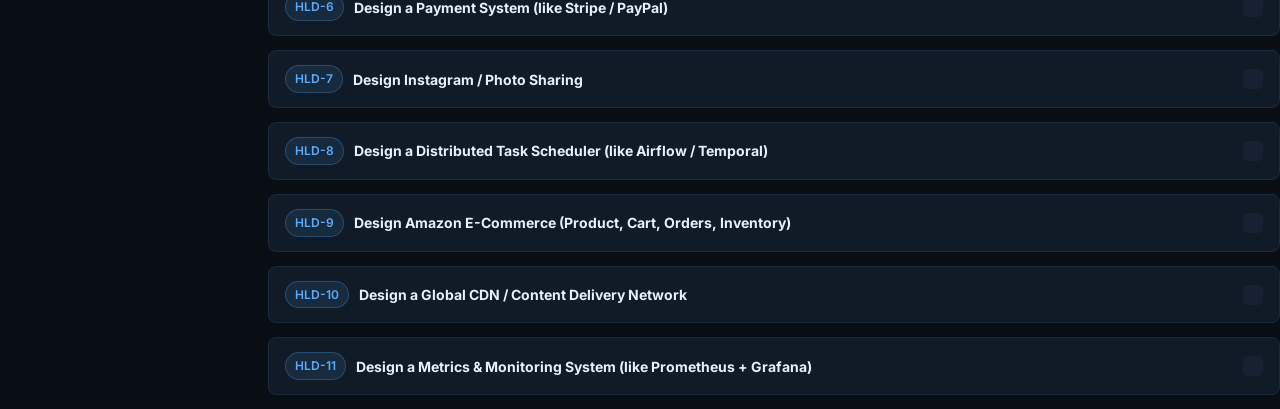
<file: system-design.html>
<!DOCTYPE html>
<html lang="en">
<head>
<meta charset="UTF-8">
<meta name="viewport" content="width=device-width, initial-scale=1.0">
<title>System Design (LLD) | Interview Prep</title>
<link rel="stylesheet" href="style.css">
<style>
.arch-box{background:var(--bg-secondary);border:1px solid var(--border);border-radius:8px;padding:16px;font-family:'Courier New',monospace;font-size:11.5px;color:var(--text-secondary);line-height:1.9;margin:12px 0;white-space:pre;overflow-x:auto}
.tradeoff-grid{display:grid;grid-template-columns:1fr 1fr;gap:12px;margin:10px 0}
.tradeoff-pro{background:rgba(63,185,80,.08);border:1px solid rgba(63,185,80,.25);border-radius:6px;padding:12px 14px}
.tradeoff-con{background:rgba(248,81,73,.08);border:1px solid rgba(248,81,73,.25);border-radius:6px;padding:12px 14px}
.tradeoff-pro h5,.tradeoff-con h5{font-size:12px;font-weight:700;margin-bottom:6px}
.tradeoff-pro h5{color:var(--accent-green)}
.tradeoff-con h5{color:var(--accent-red)}
.tradeoff-pro li,.tradeoff-con li{font-size:12px;color:var(--text-secondary);margin-bottom:3px}
.topic-jump{display:flex;flex-wrap:wrap;gap:6px;margin-bottom:24px}
.topic-jump a{background:var(--bg-card);border:1px solid var(--border);color:var(--text-secondary);text-decoration:none;font-size:12px;padding:5px 12px;border-radius:6px;transition:all .15s}
.topic-jump a:hover{border-color:var(--accent-blue);color:var(--accent-blue)}
.interview-q{background:var(--bg-card);border:1px solid var(--border);border-radius:8px;margin-bottom:14px;overflow:hidden}
.interview-q-header{padding:14px 16px;cursor:pointer;display:flex;align-items:center;gap:10px;user-select:none;transition:background .15s}
.interview-q-header:hover{background:var(--bg-hover)}
.interview-q-header h3{font-size:14px;font-weight:700;flex:1}
.interview-q-body{padding:0 16px;max-height:0;overflow:hidden;transition:max-height .35s ease,padding .2s}
.interview-q-body.open{max-height:4000px;padding:14px 16px}
</style>
</head>
<body>
<nav class="sidebar">
  <div class="sidebar-logo">
    <div class="logo-mark">IP</div>
    <div><h2>Interview Prep</h2><p>Full Stack Reference</p></div>
  </div>
  <div class="sidebar-nav">
    <div class="nav-section-label">Pages</div>
    <a href="index.html" class="nav-link">Dashboard</a>
    <a href="dsa.html" class="nav-link">DSA — Python</a>
    <a href="algorithms.html" class="nav-link">Algorithms — TypeScript</a>
    <a href="typescript.html" class="nav-link">TypeScript Cheatsheet</a>
    <a href="oop-lld.html" class="nav-link">OOP &amp; LLD — Java</a>
    <a href="system-design.html" class="nav-link active">System Design (LLD)</a>
    <a href="hld.html" class="nav-link">High-Level Design (HLD)</a>
    <a href="kafka.html" class="nav-link">Kafka &amp; Messaging</a>
    <a href="os-concurrency.html" class="nav-link">OS &amp; Concurrency</a>
    <a href="docker-aws.html" class="nav-link">Docker &amp; AWS</a>
    <a href="networking-security.html" class="nav-link">Networking &amp; Security</a>
    <a href="databases.html" class="nav-link">Databases — SQL &amp; NoSQL</a>
    <a href="alation.html" class="nav-link">Alation Focus <span class="nav-badge">HOT</span></a>
    <a href="resources.html" class="nav-link">📚 Resources</a>
  </div>
  <div class="sidebar-footer"><kbd>Cmd K</kbd> to search</div>
</nav>

<main class="main">
<div class="topbar"><h1>System Design — LLD &amp; Component Design</h1>
  <button class="topbar-search-btn" onclick="window._spotlightOpen && window._spotlightOpen()">Search topics... <kbd>Cmd K</kbd></button></div>
<div class="content-area">
<div class="section-header">
  <h1>System Design (LLD)</h1>
  <p>Core concepts, architecture patterns, resilience, caching, databases, and component-level interview questions. For big-infra HLD questions, see <a href="hld.html" style="color:var(--accent-blue)">High-Level Design →</a></p>
</div>

<div class="sys-diagram">
  <div class="sys-diagram-title">Typical Scalable Web Architecture</div>
  <div class="sys-row">
    <div class="sys-box b-client">Mobile App</div>
    <div class="sys-box b-client">Web Browser</div>
    <div class="sys-box b-client">3rd Party API</div>
  </div>
  <div class="sys-down">↓</div>
  <div class="sys-row">
    <div class="sys-box b-cdn">CDN<small>Static Assets</small></div>
    <div class="sys-box b-lb">DNS / Anycast<small>Global Routing</small></div>
  </div>
  <div class="sys-down">↓</div>
  <div class="sys-row">
    <div class="sys-box b-lb">Load Balancer<small>L7 — NGINX / ALB</small></div>
  </div>
  <div class="sys-down">↓</div>
  <div class="sys-row">
    <div class="sys-box b-gw">API Gateway<small>Auth · Rate Limit · Route · Log</small></div>
  </div>
  <div class="sys-down">↓</div>
  <div class="sys-row">
    <div class="sys-box b-svc">User Service</div>
    <div class="sys-box b-svc">Order Service</div>
    <div class="sys-box b-svc">Product Service</div>
    <div class="sys-box b-svc">Notif Service</div>
  </div>
  <div class="sys-down">↓</div>
  <div class="sys-row">
    <div class="sys-box b-queue">Kafka<small>Async Messaging</small></div>
    <div class="sys-box b-cache">Redis Cluster<small>Cache · Sessions</small></div>
  </div>
  <div class="sys-down">↓</div>
  <div class="sys-row">
    <div class="sys-box b-db">MySQL / Postgres<small>ACID Transactions</small></div>
    <div class="sys-box b-db">Cassandra<small>Write-Heavy</small></div>
    <div class="sys-box b-search">Elasticsearch<small>Full-Text Search</small></div>
    <div class="sys-box b-store">S3<small>Blob Storage</small></div>
  </div>
  <div class="sys-down">↓ async</div>
  <div class="sys-row">
    <div class="sys-box b-worker">Background Workers<small>Jobs · ETL · Emails</small></div>
    <div class="sys-box b-ml">Analytics<small>Snowflake · BigQuery</small></div>
  </div>
</div>

<div class="topic-jump">
  <a href="#fundamentals">Fundamentals</a>
  <a href="#db">Databases</a>
  <a href="#caching">Caching</a>
  <a href="#microservices">Microservices</a>
  <a href="#resilience">Resilience</a>
  <a href="#distributed">Distributed</a>
  <a href="#network">Networking</a>
  <a href="#security">Auth &amp; Security</a>
  <a href="#interview-qs">Interview Questions</a>
  <a href="hld.html">HLD Questions →</a>
</div>

<!-- ===== FUNDAMENTALS ===== -->
<div class="subsection" id="fundamentals">
<div class="subsection-title">Core Fundamentals</div>

<div class="grid-2">
<div class="card">
  <div class="card-header"><h3>CAP Theorem</h3></div>
  <div class="card-body">
    <div class="concept-box">
      <h4>Pick any 2: Consistency Availability Partition Tolerance</h4>
      <ul>
        <li><strong style="color:var(--accent-blue)">Consistency</strong> Every read returns the most recent write</li>
        <li><strong style="color:var(--accent-green)">Availability</strong> Every request gets a non-error response</li>
        <li><strong style="color:var(--accent-orange)">Partition Tolerance</strong> System works despite network partitions</li>
      </ul>
    </div>
    <table>
      <tr><th>System</th><th>Type</th></tr>
      <tr><td>PostgreSQL, MySQL</td><td>CA (single node)</td></tr>
      <tr><td>Cassandra, DynamoDB</td><td>AP (eventual)</td></tr>
      <tr><td>HBase, Zookeeper, etcd</td><td>CP (may reject)</td></tr>
      <tr><td>MongoDB (default)</td><td>CP (tunable)</td></tr>
      <tr><td>Couchbase</td><td>AP or CP (configurable)</td></tr>
    </table>
    <div class="callout callout-orange" style="margin-top:8px"><div class="callout-title">Reality</div>P is always required in distributed systems. The real choice is C vs A <em>during</em> a partition.</div>
  </div>
</div>
<div class="card">
  <div class="card-header"><h3>ACID vs BASE</h3></div>
  <div class="card-body">
    <table>
      <tr><th>ACID (SQL)</th><th>BASE (NoSQL)</th></tr>
      <tr><td>Atomicity all or nothing</td><td>Basically Available</td></tr>
      <tr><td>Consistency valid state always</td><td>Soft State</td></tr>
      <tr><td>Isolation no interference</td><td>Eventually Consistent</td></tr>
      <tr><td>Durability committed = safe</td><td>Prioritizes availability</td></tr>
    </table>
    <div class="callout callout-blue" style="margin-top:10px">Use <strong>ACID</strong>: banking, bookings, inventory. Use <strong>BASE</strong>: social feeds, analytics, caching, data catalog metadata.</div>
  </div>
</div>
</div>

<div class="problem-card">
  <div class="problem-card-header" onclick="toggle(this)">
    <h3>Scalability Vertical vs Horizontal + Strategies</h3><span class="toggle-icon"></span>
  </div>
  <div class="problem-card-body">
    <div class="tradeoff-grid">
      <div class="tradeoff-pro">
        <h5>Vertical Scaling (Scale Up)</h5>
        <ul>
          <li>Add CPU/RAM to existing server</li>
          <li>Simple no application changes</li>
          <li>Single point of failure</li>
          <li>Hard hardware limit, expensive</li>
        </ul>
      </div>
      <div class="tradeoff-con" style="background:rgba(88,166,255,.08);border-color:rgba(88,166,255,.25)">
        <h5 style="color:var(--accent-blue)">Horizontal Scaling (Scale Out)</h5>
        <ul>
          <li>Add more commodity machines</li>
          <li>Theoretically unlimited</li>
          <li>Requires stateless services + LB</li>
          <li>Complex: distributed state, consistency</li>
        </ul>
      </div>
    </div>
    <div class="concept-box" style="margin-top:10px"><h4>Key Scaling Strategies</h4><ul>
      <li><strong>Stateless Services</strong>: Store state in Redis/DB. Any instance handles any request.</li>
      <li><strong>Read Replicas</strong>: Primary for writes, replicas for reads (80% of traffic is reads)</li>
      <li><strong>Sharding</strong>: Partition data across nodes by shard key</li>
      <li><strong>CDN</strong>: Cache static assets globally, reduce origin server load drastically</li>
      <li><strong>Async Processing</strong>: Queue slow work (emails, reports) instant API response</li>
      <li><strong>Denormalization</strong>: Pre-compute joins faster reads at cost of storage + write complexity</li>
    </ul></div>
  </div>
</div>

<div class="problem-card">
  <div class="problem-card-header" onclick="toggle(this)">
    <h3>PACELC Theorem (CAP Extension)</h3><span class="toggle-icon"></span>
  </div>
  <div class="problem-card-body">
    <div class="concept-box">
      <h4>If (P)artition: choose (A) or (C). Else (E): choose (L)atency or (C)onsistency</h4>
      <ul>
        <li>CAP only models partition scenarios. PACELC says: even normally, there is a latency vs consistency tradeoff.</li>
        <li>Replication = lower latency OR stronger consistency never both.</li>
      </ul>
    </div>
    <table>
      <tr><th>System</th><th>Partition choice</th><th>Else choice</th></tr>
      <tr><td>DynamoDB</td><td>Availability</td><td>Latency (low)</td></tr>
      <tr><td>Cassandra</td><td>Availability</td><td>Latency (low)</td></tr>
      <tr><td>Google Spanner</td><td>Consistency</td><td>Consistency (strong)</td></tr>
      <tr><td>MySQL</td><td>Consistency</td><td>Consistency</td></tr>
    </table>
  </div>
</div>
</div>

<!-- ===== DATABASES ===== -->
<div class="subsection" id="db">
<div class="subsection-title">Databases</div>

<div class="problem-card">
  <div class="problem-card-header" onclick="toggle(this)">
    <h3>Database Indexing B-Tree, Hash, Composite</h3>
    <div class="tag-row"><span class="badge badge-tag">Must Know</span></div><span class="toggle-icon"></span>
  </div>
  <div class="problem-card-body">
    <table>
      <tr><th>Type</th><th>Structure</th><th>Best For</th><th>Not For</th></tr>
      <tr><td><strong>B-Tree</strong></td><td>Balanced tree</td><td>Range queries, ORDER BY, &lt;, &gt;, BETWEEN</td><td>High-cardinality exact lookups (hash faster)</td></tr>
      <tr><td><strong>Hash Index</strong></td><td>Hash table</td><td>Exact equality (=), O(1)</td><td>Range queries, sorting</td></tr>
      <tr><td><strong>Composite</strong></td><td>B-Tree on N cols</td><td>Multi-column queries (leftmost prefix rule)</td><td>Queries not starting with leftmost column</td></tr>
      <tr><td><strong>Covering Index</strong></td><td>Index has all queried cols</td><td>Satisfy query from index alone (no heap fetch)</td><td>Wide tables with many columns</td></tr>
      <tr><td><strong>Full-Text</strong></td><td>Inverted index</td><td>LIKE '%word%', text search</td><td>Exact match (regular index faster)</td></tr>
      <tr><td><strong>Partial Index</strong></td><td>Index with WHERE clause</td><td>WHERE status='active' index only active rows</td><td>When all rows need indexing</td></tr>
    </table>
    <div class="concept-box" style="margin-top:10px"><h4>Index Trade-offs</h4><ul>
      <li><strong>Reads faster</strong>: SELECT queries benefit dramatically (O(log n) vs O(n))</li>
      <li><strong>Writes slower</strong>: every INSERT/UPDATE/DELETE updates all indexes</li>
      <li><strong>Storage cost</strong>: indexes use ~20-30% extra disk space each</li>
      <li><strong>Cardinality</strong>: index on gender (2 values) = nearly useless; index on user_id = excellent</li>
    </ul></div>
    <div class="callout callout-orange"><div class="callout-title">Leftmost Prefix Rule</div>Composite index (a, b, c) helps queries on: a (a,b) (a,b,c). Does NOT help: (b) (c) (b,c) alone.</div>
  </div>
</div>

<div class="problem-card">
  <div class="problem-card-header" onclick="toggle(this)">
    <h3>SQL vs NoSQL When to Use What</h3><span class="toggle-icon"></span>
  </div>
  <div class="problem-card-body">
    <table>
      <tr><th>Factor</th><th>SQL (Relational)</th><th>NoSQL</th></tr>
      <tr><td>Schema</td><td>Fixed, enforced (DDL)</td><td>Flexible, schema-on-read</td></tr>
      <tr><td>Relationships</td><td>Foreign keys, JOINs</td><td>Denormalized, embedded</td></tr>
      <tr><td>Horizontal Scaling</td><td>Difficult (sharding complex)</td><td>Native (Cassandra, Mongo)</td></tr>
      <tr><td>Transactions</td><td>Full ACID</td><td>Limited / eventual</td></tr>
      <tr><td>Query Language</td><td>SQL (very expressive)</td><td>API-specific, limited joins</td></tr>
    </table>
    <div class="grid-2" style="margin-top:12px">
      <div class="concept-box"><h4>NoSQL Types &amp; Use Cases</h4><ul>
        <li><strong>Key-Value</strong> (Redis, DynamoDB): sessions, cache, feature flags</li>
        <li><strong>Document</strong> (MongoDB): product catalogs, CMS, user profiles</li>
        <li><strong>Wide-Column</strong> (Cassandra, HBase): IoT, time-series, write-heavy analytics</li>
        <li><strong>Graph</strong> (Neo4j): social network, knowledge graph, data lineage</li>
        <li><strong>Search</strong> (Elasticsearch): full-text search, log analytics</li>
        <li><strong>Time-Series</strong> (InfluxDB, TimescaleDB): metrics, monitoring</li>
      </ul></div>
      <div class="concept-box"><h4>Choose SQL When</h4><ul>
        <li>Complex queries with multiple JOINs</li>
        <li>ACID transactions are critical (money, inventory)</li>
        <li>Schema is stable and well-defined</li>
        <li>Rich aggregation / reporting needs</li>
        <li>E.g.: banking, ERP, booking, HR systems</li>
        <li>Choose NoSQL when schema evolves rapidly or write throughput is extreme</li>
      </ul></div>
    </div>
  </div>
</div>

<div class="problem-card">
  <div class="problem-card-header" onclick="toggle(this)">
    <h3>Database Replication Strategies</h3><span class="toggle-icon"></span>
  </div>
  <div class="problem-card-body">
    <div class="sys-diagram">
      <div class="sys-diagram-title">Database Replication — Single Leader (Primary-Replica)</div>
      <div class="sys-row">
        <div class="sys-box b-svc">App Server 1</div>
        <div class="sys-box b-svc">App Server 2</div>
        <div class="sys-box b-svc">App Server 3</div>
      </div>
      <div class="sys-row" style="margin-top:4px">
        <div style="flex:1;text-align:center;font-size:11px;color:var(--accent-green);font-weight:600">↓ WRITES only</div>
        <div style="flex:1;text-align:center;font-size:11px;color:var(--accent-blue);font-weight:600">↓ READS (scale-out)</div>
      </div>
      <div class="sys-row">
        <div class="sys-box b-db">Primary<small>All writes go here</small></div>
        <div class="sys-arrow">→ sync / async →</div>
        <div class="sys-col">
          <div class="sys-box b-db">Replica 1<small>reads</small></div>
          <div class="sys-box b-db">Replica 2<small>reads</small></div>
          <div class="sys-box b-db">Replica 3<small>reads</small></div>
        </div>
      </div>
    </div>
    <div class="arch-box">Single Leader (Primary-Replica):
Leader (writes) async/sync replication Replica 1, 2, 3
Reads can go to any replica (scale reads 3x)

Multi-Leader:
Leader A (DC West) replication Leader B (DC East)
Both accept writes; conflict resolution required

Leaderless (Dynamo-style):
Client writes to N nodes; quorum W &gt; N/2
Client reads from R nodes; R + W &gt; N = consistency</div>
    <table>
      <tr><th>Strategy</th><th>Pros</th><th>Cons</th></tr>
      <tr><td>Single Leader</td><td>Simple, no conflicts, ordered writes</td><td>Leader bottleneck, failover needed</td></tr>
      <tr><td>Multi-Leader</td><td>Write availability in multiple DCs</td><td>Conflict resolution required</td></tr>
      <tr><td>Leaderless</td><td>High availability, no SPOF</td><td>Complex quorums, eventual consistency</td></tr>
    </table>
    <div class="concept-box" style="margin-top:10px"><h4>Sync vs Async Replication</h4><ul>
      <li><strong>Synchronous</strong>: write confirmed only when all replicas ack safe but slow</li>
      <li><strong>Asynchronous</strong>: write confirmed on leader write fast but potential data loss on leader crash</li>
      <li><strong>Semi-sync</strong>: at least 1 replica acks balance of safety and speed (MySQL default)</li>
    </ul></div>
  </div>
</div>

<div class="problem-card">
  <div class="problem-card-header" onclick="toggle(this)">
    <h3>Database Sharding Strategies &amp; Pitfalls</h3><span class="toggle-icon"></span>
  </div>
  <div class="problem-card-body">
    <table>
      <tr><th>Strategy</th><th>How</th><th>Pros</th><th>Cons</th></tr>
      <tr><td>Range Sharding</td><td>A-M shard1, N-Z shard2</td><td>Simple range queries</td><td>Hotspots (all celebrities on one shard)</td></tr>
      <tr><td>Hash Sharding</td><td>hash(key) % N</td><td>Even distribution</td><td>Rebalancing when N changes remaps many keys</td></tr>
      <tr><td>Consistent Hashing</td><td>Hash ring + virtual nodes</td><td>Minimal remapping on add/remove</td><td>More complex, virtual nodes needed for uniformity</td></tr>
      <tr><td>Directory Sharding</td><td>Lookup table: key shard</td><td>Flexible, can move data</td><td>Lookup service = SPOF, extra hop</td></tr>
      <tr><td>Geo Sharding</td><td>US shard1, EU shard2</td><td>Data locality, compliance (GDPR)</td><td>Cross-region queries expensive</td></tr>
    </table>
    <div class="callout callout-red"><div class="callout-title">Sharding Pitfalls</div>Cross-shard JOINs = scatter-gather (expensive) Distributed transactions across shards need 2PC Rebalancing requires data migration Choose shard key carefully hard to change later Hot shard = one shard receives disproportionate traffic</div>
  </div>
</div>
</div>

<!-- ===== CACHING ===== -->
<div class="subsection" id="caching">
<div class="subsection-title">Caching</div>

<div class="problem-card">
  <div class="problem-card-header" onclick="toggle(this)">
    <h3>Caching Strategies All Patterns</h3>
    <div class="tag-row"><span class="badge badge-tag">Critical</span></div><span class="toggle-icon"></span>
  </div>
  <div class="problem-card-body">
    <table>
      <tr><th>Strategy</th><th>Flow</th><th>Use When</th><th>Downside</th></tr>
      <tr><td><strong>Cache-Aside (Lazy)</strong></td><td>Check cache miss load DB store in cache</td><td>Read-heavy, tolerate some stale data</td><td>Cache miss penalty, thundering herd on cold start</td></tr>
      <tr><td><strong>Read-Through</strong></td><td>Cache handles DB fetch transparently on miss</td><td>Simplified app code, uniform read path</td><td>Cache must understand data model</td></tr>
      <tr><td><strong>Write-Through</strong></td><td>Write to cache AND DB synchronously</td><td>Strong consistency needed</td><td>Write latency doubled</td></tr>
      <tr><td><strong>Write-Behind (Write-Back)</strong></td><td>Write to cache; async flush to DB</td><td>Write-heavy, latency-critical</td><td>Data loss if cache crashes before flush</td></tr>
      <tr><td><strong>Write-Around</strong></td><td>Write directly to DB, skip cache</td><td>Write-once, read-rarely data (logs)</td><td>Cache miss on first read after write</td></tr>
      <tr><td><strong>Refresh-Ahead</strong></td><td>Proactively refresh cache before TTL expires</td><td>Predictable, hot data access patterns</td><td>Wasted refresh if data not re-accessed</td></tr>
    </table>
    <div class="concept-box" style="margin-top:10px"><h4>Eviction Policies</h4><ul>
      <li><strong>LRU</strong> (Least Recently Used): evict least recently accessed. Best for most workloads.</li>
      <li><strong>LFU</strong> (Least Frequently Used): evict least accessed overall. Good when some items are permanently hot.</li>
      <li><strong>TTL</strong> (Time-To-Live): expire after fixed duration. Prevents stale data.</li>
      <li><strong>FIFO</strong>: simple but poor hit rate. Rarely used in production.</li>
    </ul></div>
    <div class="concept-box"><h4>Redis Data Structures for System Design</h4><ul>
      <li><code>String</code>: counter (INCR), session, feature flag, simple KV</li>
      <li><code>Hash</code>: user profile fields (HSET/HGET), object properties</li>
      <li><code>List</code>: activity feed, queue (LPUSH/RPOP), recent N items</li>
      <li><code>Set</code>: unique visitors, followers, tags (SADD/SINTER for mutual friends)</li>
      <li><code>Sorted Set (ZSet)</code>: leaderboard (ZADD/ZRANGE), rate limiting, priority queue</li>
      <li><code>Pub/Sub</code>: real-time notifications, chat cross-server broadcast</li>
      <li><code>Streams</code>: durable event log (lightweight Kafka replacement)</li>
      <li><code>Geo</code>: GEOADD/GEORADIUS for nearest driver, nearby stores</li>
    </ul></div>
  </div>
</div>

<div class="problem-card">
  <div class="problem-card-header" onclick="toggle(this)">
    <h3>Cache Problems &amp; Solutions</h3><span class="toggle-icon"></span>
  </div>
  <div class="problem-card-body">
    <table>
      <tr><th>Problem</th><th>Cause</th><th>Solution</th></tr>
      <tr><td><strong>Cache Stampede (Thundering Herd)</strong></td><td>Many concurrent misses hit DB simultaneously after cache expiry</td><td>Mutex/distributed lock, probabilistic early expiry, background refresh, never-expire + async update</td></tr>
      <tr><td><strong>Cache Penetration</strong></td><td>Repeated queries for non-existent keys bypass cache, hammer DB</td><td>Cache null values with short TTL; Bloom Filter to pre-check existence</td></tr>
      <tr><td><strong>Cache Avalanche</strong></td><td>Mass cache expiry at same time DB overwhelmed</td><td>Randomize TTL (base_ttl + random(300s)); circuit breaker; multi-layer cache</td></tr>
      <tr><td><strong>Hot Key Problem</strong></td><td>Single key (celebrity post) gets extreme traffic on one shard</td><td>Replicate hot key to multiple shards; local in-process L1 cache; rate limit</td></tr>
    </table>
  </div>
</div>
</div>

<!-- ===== MICROSERVICES ===== -->
<div class="subsection" id="microservices">
<div class="subsection-title">Microservices &amp; Architecture Patterns</div>

<div class="problem-card">
  <div class="problem-card-header" onclick="toggle(this)">
    <h3>Monolith vs Microservices</h3><span class="toggle-icon"></span>
  </div>
  <div class="problem-card-body">
    <div class="tradeoff-grid">
      <div class="tradeoff-pro">
        <h5>Monolith Pros</h5>
        <ul>
          <li>Simple to develop, test, deploy</li>
          <li>No distributed system complexity</li>
          <li>No network latency between components</li>
          <li>ACID transactions are trivial</li>
          <li>Single deployable artifact</li>
        </ul>
      </div>
      <div class="tradeoff-con">
        <h5>Monolith Cons</h5>
        <ul>
          <li>Must scale entire app even if only one part needs it</li>
          <li>One tech stack for everything</li>
          <li>Large codebase = slow builds, hard cognitive load</li>
          <li>Deploy all-or-nothing risky releases</li>
        </ul>
      </div>
    </div>
    <div class="tradeoff-grid">
      <div class="tradeoff-pro">
        <h5>Microservices Pros</h5>
        <ul>
          <li>Independent deploy, scale, and fault isolation</li>
          <li>Technology flexibility per service</li>
          <li>Small teams own individual services (Conway's Law)</li>
          <li>One service crash doesn't bring down the whole system</li>
        </ul>
      </div>
      <div class="tradeoff-con">
        <h5>Microservices Cons</h5>
        <ul>
          <li>Distributed systems complexity (latency, partial failures)</li>
          <li>Cross-service transactions require Saga / 2PC</li>
          <li>More infrastructure: service discovery, API gateway, tracing</li>
          <li>Debugging is harder; need distributed tracing (Jaeger, Zipkin)</li>
        </ul>
      </div>
    </div>
    <div class="callout callout-blue"><div class="callout-title">When to Choose Microservices</div>When different parts have drastically different scaling needs, different teams need independent release cycles, or different components need different technology stacks. NOT for early-stage premature optimization kills velocity.</div>
  </div>
</div>

<div class="problem-card">
  <div class="problem-card-header" onclick="toggle(this)">
    <h3>API Gateway Pattern</h3><span class="toggle-icon"></span>
  </div>
  <div class="problem-card-body">
    <div class="sys-diagram">
      <div class="sys-diagram-title">API Gateway Pattern</div>
      <div class="sys-row">
        <div class="sys-box b-client">Mobile App</div>
        <div class="sys-box b-client">Web App</div>
        <div class="sys-box b-client">Partner API</div>
      </div>
      <div class="sys-down">↓</div>
      <div class="sys-row">
        <div class="sys-box b-gw">API Gateway<small>Auth · Rate Limit · SSL · Route · Trace · Transform</small></div>
      </div>
      <div class="sys-down">↓ routes to microservices</div>
      <div class="sys-row">
        <div class="sys-box b-svc">User Service<small>:8001</small></div>
        <div class="sys-box b-svc">Order Service<small>:8002</small></div>
        <div class="sys-box b-svc">Catalog Service<small>:8003</small></div>
        <div class="sys-box b-svc">Search Service<small>:8004</small></div>
      </div>
    </div>
    <div class="arch-box">Client (Mobile / Web / Third-party)
          API Gateway                  - Auth (JWT validation, one place)      - Rate Limiting (per client / IP)       - SSL Termination                       - Request Routing / Load Balancing      - Request / Response Transformation     - Logging, Distributed Tracing          - Circuit Breaking                      User Service     Order Service    Catalog Service</div>
    <div class="callout callout-blue"><div class="callout-title">Tools</div>Kong, AWS API Gateway, NGINX, Traefik, Envoy, Spring Cloud Gateway</div>
    <div class="concept-box"><h4>BFF Pattern (Backend for Frontend)</h4><ul>
      <li>Separate API gateway per client type (mobile BFF, web BFF)</li>
      <li>Each BFF aggregates exactly the data that client needs</li>
      <li>Avoids over-fetching on mobile (bandwidth matters) vs web</li>
    </ul></div>
  </div>
</div>

<div class="problem-card">
  <div class="problem-card-header" onclick="toggle(this)">
    <h3>CQRS Command Query Responsibility Segregation</h3>
    <div class="tag-row"><span class="badge badge-tag">Architecture Pattern</span></div><span class="toggle-icon"></span>
  </div>
  <div class="problem-card-body">
    <div class="arch-box">Commands (writes)               Queries (reads)
        Command Handler                   Query Handler
        Write Model                       Read Model
  (normalized SQL)                  (denormalized view, Elasticsearch, Redis)
        Events published Kafka Consumers update read model async

Example: Orders
  POST /orders Write to MySQL publish OrderPlaced Kafka
  Kafka consumer build summary view in Redis / Elasticsearch
  GET /orders/summary reads from fast read store</div>
    <div class="tradeoff-grid">
      <div class="tradeoff-pro">
        <h5>Pros</h5>
        <ul><li>Optimize reads and writes independently</li><li>Scale read and write services separately</li><li>Read model tailored per use case</li><li>Natural fit with Event Sourcing</li></ul>
      </div>
      <div class="tradeoff-con">
        <h5>Cons</h5>
        <ul><li>Eventual consistency between read/write models</li><li>Significantly more complex architecture</li><li>Duplicate data, sync must be maintained</li><li>Overkill for simple CRUD apps</li></ul>
      </div>
    </div>
  </div>
</div>

<div class="problem-card">
  <div class="problem-card-header" onclick="toggle(this)">
    <h3>Event Sourcing</h3>
    <div class="tag-row"><span class="badge badge-tag">Architecture Pattern</span></div><span class="toggle-icon"></span>
  </div>
  <div class="problem-card-body">
    <div class="concept-box"><h4>Core Idea: Store sequence of events, not current state</h4><ul>
      <li>Every state change = immutable event appended to event log</li>
      <li>Current state = replay all events from the beginning</li>
      <li>Like Git for your data full history, time travel, audit trail</li>
      <li>Snapshots: periodically save state to avoid full replay from the beginning</li>
    </ul></div>
    <div class="arch-box">Traditional:              Event Sourcing:
Account { balance: $150 }  Event Log (append-only):
                           1. AccountOpened  {balance: $0}
                           2. Deposited      {amount: $200}
                           3. Withdrawn      {amount: $50}
Current state: replay all  $0 + $200 - $50 = $150</div>
    <div class="callout callout-green"><div class="callout-title">Relevant to Alation</div>Data lineage, audit trail, metadata versioning these are core Alation use cases where event sourcing shines. Know this well.</div>
  </div>
</div>

<div class="problem-card">
  <div class="problem-card-header" onclick="toggle(this)">
    <h3>Saga Pattern Distributed Transactions</h3>
    <div class="tag-row"><span class="badge badge-tag">Distributed</span></div><span class="toggle-icon"></span>
  </div>
  <div class="problem-card-body">
    <div class="callout callout-orange"><div class="callout-title">Problem</div>How do you maintain consistency across multiple microservices without a distributed ACID transaction (2PC)?</div>
    <div class="concept-box"><h4>Two Saga Types</h4><ul>
      <li><strong>Choreography</strong>: Services react to domain events. No central coordinator. Decoupled but hard to visualize flow.</li>
      <li><strong>Orchestration</strong>: Central Saga Orchestrator sends commands to each service and handles failures. Easier to trace, single place for flow logic.</li>
    </ul></div>
    <div class="arch-box">Choreography (Event-driven):
OrderPlaced InventoryReserved PaymentProcessed Shipped
                                   (failure)
                             PaymentFailed InventoryReleased OrderCancelled

Orchestration:
SagaOrchestrator reserve-inventory process-payment ship done
                 (on any failure) compensate backwards</div>
  </div>
</div>

<div class="problem-card">
  <div class="problem-card-header" onclick="toggle(this)">
    <h3>Outbox Pattern Reliable Event Publishing</h3><span class="toggle-icon"></span>
  </div>
  <div class="problem-card-body">
    <div class="callout callout-orange"><div class="callout-title">Problem</div>If you write to DB and then publish to Kafka, what if Kafka publish fails? You have inconsistent state.</div>
    <div class="arch-box">Solution: Transactional Outbox
DB Transaction (atomic):         1. INSERT INTO orders ...         2. INSERT INTO outbox_events ...  Outbox Relay (Debezium CDC or polling):
        Kafka downstream consumers</div>
    <div class="concept-box"><h4>How It Works</h4><ul>
      <li>Write business record AND outbox event in same DB transaction (atomic)</li>
      <li>Separate relay process reads outbox table and publishes to Kafka</li>
      <li>Relay uses CDC (Debezium reads WAL) or polling loop</li>
      <li>Guarantees at-least-once delivery; consumer must be idempotent</li>
    </ul></div>
  </div>
</div>
</div>

<!-- ===== RESILIENCE ===== -->
<div class="subsection" id="resilience">
<div class="subsection-title">Resilience Patterns</div>

<div class="problem-card">
  <div class="problem-card-header" onclick="toggle(this)">
    <h3>Circuit Breaker Pattern</h3>
    <div class="tag-row"><span class="badge badge-tag">Must Know</span></div><span class="toggle-icon"></span>
  </div>
  <div class="problem-card-body">
    <div class="callout callout-orange"><div class="callout-title">Problem</div>If Service B is slow, calls from A to B pile up, threads exhaust, A also fails cascading failure across the system.</div>
    <div class="sys-diagram">
      <div class="sys-diagram-title">Circuit Breaker State Machine</div>
      <div class="sys-row">
        <div class="sys-box b-svc">CLOSED<small>All requests pass through</small></div>
        <div class="sys-arrow">→ failures &gt; 50% →</div>
        <div class="sys-box b-db">OPEN<small>Fail fast — no calls sent</small></div>
        <div class="sys-arrow">→ 30s timeout →</div>
        <div class="sys-box b-gw">HALF-OPEN<small>1–2 probe requests allowed</small></div>
      </div>
      <div class="sys-row" style="margin-top:6px">
        <div style="flex:1;font-size:11px;color:var(--text-muted);text-align:center">Normal operation</div>
        <div style="flex:1;font-size:11px;color:var(--text-muted);text-align:center">Returns cached fallback</div>
        <div style="flex:1;font-size:11px;color:var(--text-muted);text-align:center">Success→CLOSED | Fail→OPEN</div>
      </div>
    </div>
    <div class="arch-box">CLOSED (normal)      OPEN (failing)         HALF-OPEN (testing)
All requests flow fail fast (no requests) allow 1-2 test requests
    failure rate          timeout expires          fail OPEN   succeed CLOSED
exceeds threshold OPEN</div>
    <div class="concept-box"><h4>Configuration</h4><ul>
      <li>Failure threshold: 50% failure rate in 10s window OPEN</li>
      <li>Open duration: 30s (fail fast, don't retry hammering broken service)</li>
      <li>Success threshold to close: 3 consecutive successes in HALF-OPEN</li>
      <li>Fallback: return cached response, default value, or degrade gracefully</li>
      <li>Libraries: Resilience4j (Java), Hystrix (Netflix, deprecated), Polly (.NET)</li>
    </ul></div>
  </div>
</div>

<div class="problem-card">
  <div class="problem-card-header" onclick="toggle(this)">
    <h3>Retry, Timeout, Bulkhead, Rate Limiting</h3><span class="toggle-icon"></span>
  </div>
  <div class="problem-card-body">
    <table>
      <tr><th>Pattern</th><th>What It Does</th><th>Key Config</th></tr>
      <tr><td><strong>Retry + Backoff</strong></td><td>Re-attempt failed requests with exponential backoff + jitter</td><td>max_retries=3, delay=2^n * 100ms + random(100ms)</td></tr>
      <tr><td><strong>Timeout</strong></td><td>Fail fast if response not received in time limit</td><td>connect_timeout=3s, read_timeout=10s</td></tr>
      <tr><td><strong>Bulkhead</strong></td><td>Isolate thread/connection pools per downstream service</td><td>maxConcurrentCalls=10 per downstream</td></tr>
      <tr><td><strong>Rate Limiting</strong></td><td>Limit incoming requests per client/IP/API key</td><td>100 req/min per API key</td></tr>
      <tr><td><strong>Fallback</strong></td><td>Return degraded response instead of error</td><td>Return cached data, empty list, default value</td></tr>
    </table>
    <div class="callout callout-red"><div class="callout-title">Exponential Backoff + Jitter Formula</div>delay = min(cap, base * 2^attempt) + random(0, jitter_max). Without jitter all retriers retry simultaneously creates another thundering herd on the recovering service.</div>
  </div>
</div>

<div class="problem-card">
  <div class="problem-card-header" onclick="toggle(this)">
    <h3>Rate Limiting Algorithms</h3><span class="toggle-icon"></span>
  </div>
  <div class="problem-card-body">
    <table>
      <tr><th>Algorithm</th><th>How</th><th>Burst</th><th>Memory</th><th>Notes</th></tr>
      <tr><td><strong>Token Bucket</strong></td><td>Bucket refills at rate R, each request uses 1 token</td><td>Yes (burst up to bucket size)</td><td>O(1)</td><td>Most common; allows burst</td></tr>
      <tr><td><strong>Leaky Bucket</strong></td><td>Queue requests, process at fixed rate</td><td>No (smooth output)</td><td>O(queue)</td><td>Smooth traffic shaping</td></tr>
      <tr><td><strong>Fixed Window</strong></td><td>Count per fixed minute/hour window</td><td>Yes (edge burst issue)</td><td>O(1)</td><td>Simple; 2x burst possible at boundary</td></tr>
      <tr><td><strong>Sliding Window Log</strong></td><td>Store timestamp per request, count within window</td><td>Accurate</td><td>O(requests)</td><td>Accurate but memory-intensive</td></tr>
      <tr><td><strong>Sliding Window Counter</strong></td><td>Blend current + previous window proportionally</td><td>Approximate</td><td>O(1)</td><td>Good balance; Redis-friendly</td></tr>
    </table>
    <div class="concept-box" style="margin-top:10px"><h4>Redis Rate Limiting (Sliding Window Counter)</h4><ul>
      <li>Key: <code>rate:{user_id}:{current_minute}</code></li>
      <li>INCR + EXPIRE (atomic with Lua or pipeline)</li>
      <li>Blend: count = current_bucket + previous_bucket * (1 - elapsed/window)</li>
    </ul></div>
  </div>
</div>
</div>

<!-- ===== DISTRIBUTED SYSTEMS ===== -->
<div class="subsection" id="distributed">
<div class="subsection-title">Distributed Systems Concepts</div>

<div class="problem-card">
  <div class="problem-card-header" onclick="toggle(this)">
    <h3>Consistent Hashing</h3><span class="toggle-icon"></span>
  </div>
  <div class="problem-card-body">
    <div class="arch-box">Hash Ring (0 2^32 - 1):
              0 (=2^32)
          S1 (@ 100)
      350             200
    S4           [ring]   S2
              300
          S3 (@ 300)

Key lookup: hash(key) % 2^32 walk clockwise to nearest server
Adding S5 between S1-S2: only keys in [hash(S1), hash(S5)] remap
Removing S2: only S2's keys move to S3

Virtual Nodes: S1 maps to 150 positions on ring (S1-vn1, S1-vn2 ...)
Much more uniform distribution even with heterogeneous hardware</div>
    <div class="concept-box"><h4>Used In</h4><ul>
      <li>Cassandra, DynamoDB: partition data across nodes</li>
      <li>Redis Cluster: slot assignment (actually uses fixed 16384 slots)</li>
      <li>CDNs: route requests to nearest/least-loaded edge node</li>
      <li>Load balancers: session affinity without lookup tables</li>
    </ul></div>
  </div>
</div>

<div class="problem-card">
  <div class="problem-card-header" onclick="toggle(this)">
    <h3>Distributed Locking</h3><span class="toggle-icon"></span>
  </div>
  <div class="problem-card-body">
    <table>
      <tr><th>Approach</th><th>How</th><th>Trade-offs</th></tr>
      <tr><td><strong>Redis SET NX EX</strong></td><td>SET lock_key owner NX EX 30 atomic set-if-not-exists with TTL</td><td>Fast, simple; Redlock algorithm for multi-node safety</td></tr>
      <tr><td><strong>Zookeeper</strong></td><td>Create ephemeral sequential znodes; lowest sequence = lock holder</td><td>Strongly consistent; handles crashes via ephemeral nodes</td></tr>
      <tr><td><strong>DB Pessimistic Lock</strong></td><td>SELECT ... FOR UPDATE on DB row</td><td>Simple; slow; doesn't work cross-service</td></tr>
      <tr><td><strong>Optimistic Locking</strong></td><td>version column; UPDATE WHERE version=expected; retry on conflict</td><td>No blocking; great for low contention; retry logic needed</td></tr>
    </table>
    <div class="callout callout-orange"><div class="callout-title">Redis Lock Safety Rule</div>Only release the lock if YOU own it: check owner == your_id before DEL. Use Lua script for atomic check-and-delete. Auto-expiry prevents deadlock if holder crashes.</div>
  </div>
</div>

<div class="problem-card">
  <div class="problem-card-header" onclick="toggle(this)">
    <h3>Load Balancing Algorithms</h3><span class="toggle-icon"></span>
  </div>
  <div class="problem-card-body">
    <table>
      <tr><th>Algorithm</th><th>How</th><th>Best For</th></tr>
      <tr><td>Round Robin</td><td>Rotate through servers in order</td><td>Uniform servers, stateless requests</td></tr>
      <tr><td>Weighted Round Robin</td><td>Proportional to server capacity</td><td>Heterogeneous hardware</td></tr>
      <tr><td>Least Connections</td><td>Route to server with fewest active connections</td><td>Long-lived connections, variable request duration</td></tr>
      <tr><td>IP Hash</td><td>hash(client_ip) % N same client same server</td><td>Session stickiness (stateful apps)</td></tr>
      <tr><td>Least Response Time</td><td>Lowest latency + fewest connections combined</td><td>Latency-sensitive APIs</td></tr>
    </table>
    <div class="concept-box" style="margin-top:10px"><h4>L4 vs L7 Load Balancing</h4><ul>
      <li><strong>L4 (Transport)</strong>: routes by IP + TCP/UDP port. Very fast, no HTTP inspection. AWS NLB.</li>
      <li><strong>L7 (Application)</strong>: routes by HTTP path, headers, cookies. Smarter. /api API servers; /static CDN. AWS ALB, NGINX.</li>
    </ul></div>
  </div>
</div>

<div class="problem-card">
  <div class="problem-card-header" onclick="toggle(this)">
    <h3>Bloom Filters</h3><span class="toggle-icon"></span>
  </div>
  <div class="problem-card-body">
    <div class="concept-box"><h4>Probabilistic data structure: "definitely NOT in set" OR "probably in set"</h4><ul>
      <li>Space-efficient: represents 1M items in ~1MB vs hash set in 100MB</li>
      <li>False positives possible, false negatives never</li>
      <li>Cannot delete (use Counting Bloom Filter for deletion)</li>
    </ul></div>
    <table>
      <tr><th>Use Case</th><th>How Bloom Filter Helps</th></tr>
      <tr><td>URL Shortener</td><td>Check if short code exists before DB query</td></tr>
      <tr><td>Cache Penetration</td><td>Block queries for non-existent keys before they hit DB</td></tr>
      <tr><td>Email deduplication</td><td>Check if email already sent before DB lookup</td></tr>
      <tr><td>Chrome Safe Browsing</td><td>Quick check if URL is malicious</td></tr>
      <tr><td>Cassandra read path</td><td>Check if key exists in SSTable before disk read</td></tr>
    </table>
  </div>
</div>
</div>

<!-- ===== NETWORKING ===== -->
<div class="subsection" id="network">
<div class="subsection-title">Networking &amp; Communication</div>

<div class="problem-card">
  <div class="problem-card-header" onclick="toggle(this)">
    <h3>REST vs GraphQL vs gRPC</h3>
    <div class="tag-row"><span class="badge badge-tag">API Design</span></div><span class="toggle-icon"></span>
  </div>
  <div class="problem-card-body">
    <table>
      <tr><th>Factor</th><th>REST</th><th>GraphQL</th><th>gRPC</th></tr>
      <tr><td>Protocol</td><td>HTTP/1.1 + JSON</td><td>HTTP/1.1 + JSON</td><td>HTTP/2 + Protobuf</td></tr>
      <tr><td>Schema</td><td>OpenAPI (optional)</td><td>Strongly typed SDL</td><td>Strongly typed .proto</td></tr>
      <tr><td>Over/Under-fetch</td><td>Common problem</td><td>Client specifies exact fields needed</td><td>N/A (binary, compact)</td></tr>
      <tr><td>Performance</td><td>Good</td><td>Good (1 round trip for complex data)</td><td>Excellent (binary, HTTP/2 multiplexing)</td></tr>
      <tr><td>Streaming</td><td>SSE / WebSockets</td><td>Subscriptions (WebSocket)</td><td>Bidirectional streaming native</td></tr>
      <tr><td>Use case</td><td>Public APIs, simple CRUD</td><td>Mobile BFF, complex nested queries</td><td>Internal microservices, high-throughput</td></tr>
      <tr><td>Caching</td><td>Easy (HTTP cache headers)</td><td>Complex (POST-based, no HTTP cache)</td><td>Custom only</td></tr>
      <tr><td>Tooling</td><td>Excellent (Postman, curl)</td><td>Good (GraphiQL, Apollo)</td><td>Good (grpcurl, Buf)</td></tr>
    </table>
  </div>
</div>

<div class="problem-card">
  <div class="problem-card-header" onclick="toggle(this)">
    <h3>WebSockets vs Long Polling vs SSE</h3><span class="toggle-icon"></span>
  </div>
  <div class="problem-card-body">
    <table>
      <tr><th>Approach</th><th>How</th><th>Latency</th><th>Direction</th><th>Use Case</th></tr>
      <tr><td>Short Polling</td><td>Client requests every N seconds</td><td>Up to N seconds</td><td>Pull only</td><td>Simple updates where delay is OK</td></tr>
      <tr><td>Long Polling</td><td>Server holds request open until data available</td><td>Low</td><td>Pull only</td><td>Simple push before WebSockets era</td></tr>
      <tr><td>SSE</td><td>Server pushes over persistent HTTP (text/event-stream)</td><td>Very low</td><td>Server Client only</td><td>Dashboards, live feeds, notifications</td></tr>
      <tr><td>WebSockets</td><td>Full-duplex TCP after HTTP upgrade handshake</td><td>Very low</td><td>Bidirectional</td><td>Chat, gaming, collaborative editors</td></tr>
    </table>
    <div class="callout callout-blue"><div class="callout-title">WebSocket at Scale Challenge</div>WebSocket servers are stateful (connection on specific server). Solution: Sticky sessions at LB + Redis Pub/Sub to broadcast messages across servers. Any server can publish to Redis; subscriber servers push to their connected users.</div>
  </div>
</div>

<div class="problem-card">
  <div class="problem-card-header" onclick="toggle(this)">
    <h3>CDN &amp; DNS</h3><span class="toggle-icon"></span>
  </div>
  <div class="problem-card-body">
    <div class="arch-box">CDN Flow:
User (India) DNS CDN Edge Node (Singapore nearest)
                          Cache Hit return immediately
                          Cache Miss fetch from Origin (US) cache return

DNS Resolution:
Browser OS Cache DNS Resolver (ISP/8.8.8.8)
      Root NS (".") TLD NS (".com") Authoritative NS
      Returns IP Browser connects (TTL cached)</div>
    <div class="concept-box"><h4>CDN Cache Invalidation</h4><ul>
      <li><strong>Versioned URLs</strong> (best practice): /app.v3.2.1.js new URL = new cache entry</li>
      <li><strong>TTL-based</strong>: Cache-Control: max-age=86400</li>
      <li><strong>Purge API</strong>: Explicitly invalidate specific paths on deploy (Cloudflare, Fastly)</li>
    </ul></div>
    <div class="concept-box"><h4>Reverse Proxy vs Forward Proxy</h4><ul>
      <li><strong>Forward Proxy</strong>: Client-controlled. Client Proxy Internet. VPN, content filtering.</li>
      <li><strong>Reverse Proxy</strong>: Server-controlled. Internet Proxy Servers. Load balancing, SSL termination, hiding server topology.</li>
    </ul></div>
  </div>
</div>
</div>

<!-- ===== AUTH & SECURITY ===== -->
<div class="subsection" id="security">
<div class="subsection-title">Authentication &amp; Security</div>

<div class="problem-card">
  <div class="problem-card-header" onclick="toggle(this)">
    <h3>JWT vs Session Tokens</h3><span class="toggle-icon"></span>
  </div>
  <div class="problem-card-body">
    <div class="arch-box">JWT (Stateless):
Header.Payload.Signature
  Header: {"alg":"HS256","typ":"JWT"}
  Payload: {"sub":"user123","roles":["admin"],"exp":1234567890}
  Signature: HMAC-SHA256(base64(header)+"."+base64(payload), secret)
  Server validates signature ONLY no DB lookup
  Cannot revoke before expiry (use short TTL: 15min)
  Refresh token (long-lived, DB-backed) to get new access token

Session (Stateful):
  Client sends: Cookie: session_id=abc123
  Server: SELECT * FROM sessions WHERE id='abc123' (Redis for speed)
  Can revoke instantly (delete from sessions table)</div>
    <table>
      <tr><th></th><th>JWT</th><th>Session Token</th></tr>
      <tr><td>Scalability</td><td>Excellent no shared state</td><td>Needs shared Redis/DB across all servers</td></tr>
      <tr><td>Revocation</td><td>Hard need token blacklist in Redis</td><td>Easy delete session record</td></tr>
      <tr><td>Token Size</td><td>Large (~500 bytes)</td><td>Small (random 32-byte string)</td></tr>
      <tr><td>Best For</td><td>Microservices, stateless APIs, mobile</td><td>Traditional web apps, high-security (banking)</td></tr>
    </table>
  </div>
</div>

<div class="problem-card">
  <div class="problem-card-header" onclick="toggle(this)">
    <h3>OAuth 2.0 Authorization Code Flow</h3><span class="toggle-icon"></span>
  </div>
  <div class="problem-card-body">
    <div class="arch-box">1. User clicks "Login with Google"
2. App redirects: GET /oauth/authorize
     ?client_id=APP_ID
     &amp;redirect_uri=https://app.com/callback
     &amp;scope=email+profile
     &amp;response_type=code
     &amp;state=random_csrf_token     &lt;-- CSRF protection

3. User authenticates &amp; grants permission at Google

4. Google redirects: GET https://app.com/callback
     ?code=AUTH_CODE
     &amp;state=random_csrf_token     &lt;-- verify state matches

5. App backend calls: POST /oauth/token
     {code: AUTH_CODE, client_secret: SECRET, grant_type: authorization_code}

6. Google returns: {access_token, refresh_token, expires_in}

7. App calls: GET /userinfo with Bearer access_token

8. On expiry: POST /oauth/token {grant_type: refresh_token, refresh_token: RT}</div>
    <div class="callout callout-blue"><div class="callout-title">Key Security Points</div>state param = CSRF protection PKCE replaces client_secret for mobile/SPA access_token = short-lived (15min) refresh_token = long-lived (30 days, stored securely server-side) Never expose client_secret in frontend</div>
  </div>
</div>
</div>


<!-- ===== INTERVIEW QUESTIONS ===== -->
<div class="subsection" id="interview-qs">
<div class="subsection-title">System Design Interview Questions</div>

<div class="callout callout-blue">
  <div class="callout-title">Interview Framework</div>
  <ol style="margin:6px 0 0 18px;padding:0;line-height:2">
    <li><strong>Clarify Requirements</strong> — functional + non-functional, scale</li>
    <li><strong>Estimate Scale</strong> — RPS, storage, bandwidth</li>
    <li><strong>High-Level Design</strong> — draw major components</li>
    <li><strong>API Design</strong> — endpoints, data models</li>
    <li><strong>Deep Dive</strong> — critical components &amp; bottlenecks</li>
    <li><strong>Trade-offs</strong> — what you chose and why</li>
  </ol>
</div>

<div class="interview-q">
  <div class="interview-q-header" onclick="toggleIQ(this)">
    <span class="badge badge-tag">Q1</span>
    <h3>Design a URL Shortener (TinyURL)</h3>
    <span class="toggle-icon" style="margin-left:auto;color:var(--text-muted)"></span>
  </div>
  <div class="interview-q-body">
    <div class="steps">
      <div class="step"><div><strong>Requirements:</strong> Shorten URLs, redirect, analytics, expiry. Write: 100M URLs/day. Read: 1B redirects/day (10x writes).</div></div>
      <div class="step"><div><strong>Estimates:</strong> 1B reads/day = 12K RPS. 100M writes/day = 1.2K RPS. Storage: 100 bytes * 100M * 365 days * 5 years = ~18TB.</div></div>
      <div class="step"><div><strong>Short Code:</strong> Base62 (a-z, A-Z, 0-9). 7 chars = 62^7 = 3.5 trillion unique codes. Use DB auto-increment ID convert to Base62.</div></div>
    </div>
    <div class="sys-diagram">
      <div class="sys-diagram-title">URL Shortener Architecture</div>
      <div class="sys-label" style="color:var(--accent-green);font-weight:600;font-size:11px;margin-bottom:6px">WRITE PATH — 1.2K RPS</div>
      <div class="sys-row">
        <div class="sys-box b-client">Client</div>
        <div class="sys-arrow">POST /shorten →</div>
        <div class="sys-box b-lb">Load Balancer</div>
        <div class="sys-arrow">→</div>
        <div class="sys-box b-svc">Shortener Service</div>
        <div class="sys-arrow">→</div>
        <div class="sys-box b-db">MySQL<small>id → short_code</small></div>
      </div>
      <div class="sys-sep"></div>
      <div class="sys-label" style="color:var(--accent-blue);font-weight:600;font-size:11px;margin-bottom:6px">READ / REDIRECT PATH — 12K RPS</div>
      <div class="sys-row">
        <div class="sys-box b-client">Client</div>
        <div class="sys-arrow">GET /abc123 →</div>
        <div class="sys-box b-svc">Redirect Service</div>
        <div class="sys-arrow">→</div>
        <div class="sys-box b-cache">Redis Cache<small>HIT: 302 redirect</small></div>
      </div>
      <div class="sys-row" style="margin-top:4px;padding-left:340px">
        <span style="font-size:11px;color:var(--text-muted)">MISS ↓</span>
      </div>
      <div class="sys-row" style="padding-left:280px">
        <div class="sys-box b-db">MySQL<small>lookup + cache fill</small></div>
      </div>
      <div class="sys-sep"></div>
      <div class="sys-label" style="color:var(--accent-orange);font-weight:600;font-size:11px;margin-bottom:6px">ANALYTICS — ASYNC</div>
      <div class="sys-row">
        <div class="sys-box b-svc">Redirect Service</div>
        <div class="sys-arrow">→</div>
        <div class="sys-box b-queue">Kafka<small>click events</small></div>
        <div class="sys-arrow">→</div>
        <div class="sys-box b-worker">Analytics Consumer</div>
        <div class="sys-arrow">→</div>
        <div class="sys-box b-db">ClickHouse<small>aggregates</small></div>
      </div>
    </div>
    <div class="arch-box">Write: POST /shorten {long_url, expiry}
  ShortenerService INSERT into MySQL (id, short_code, long_url, expiry)
  Return https://short.ly/abc1234

Read: GET /abc1234
  Redis cache lookup (short_code long_url)
  HIT: 302 Redirect long_url
  MISS: MySQL lookup populate Redis (TTL 24h) 302 Redirect

Analytics (async):
  On each redirect Kafka event {short_code, timestamp, ip, user_agent}
  Analytics Consumer ClickHouse / DynamoDB for aggregates</div>
    <div class="tradeoff-grid">
      <div class="tradeoff-pro">
        <h5>Design Decisions</h5>
        <ul>
          <li>Auto-increment + Base62: no collision, simple</li>
          <li>Redis cache: 99%+ redirects served from cache</li>
          <li>302 redirect (not 301): server sees every request accurate analytics</li>
          <li>Async analytics: redirect latency unaffected</li>
        </ul>
      </div>
      <div class="tradeoff-con">
        <h5>Trade-offs</h5>
        <ul>
          <li>Auto-increment is guessable (sequential codes)</li>
          <li>Hash-based codes: possible collision need retry logic</li>
          <li>Pre-generated codes pool: batch-generate offline</li>
          <li>Bloom filter: check code non-existence before DB query</li>
        </ul>
      </div>
    </div>
  </div>
</div>

<div class="interview-q">
  <div class="interview-q-header" onclick="toggleIQ(this)">
    <span class="badge badge-tag">Q2</span>
    <h3>Design a Chat System (WhatsApp / Slack)</h3>
    <span class="toggle-icon" style="margin-left:auto;color:var(--text-muted)"></span>
  </div>
  <div class="interview-q-body">
    <div class="steps">
      <div class="step"><div><strong>Requirements:</strong> 1:1 and group chat, online presence, message history, delivery/read receipts, media sharing.</div></div>
      <div class="step"><div><strong>Real-time Transport:</strong> WebSocket (full-duplex, bidirectional). Long Polling as fallback for restrictive networks.</div></div>
      <div class="step"><div><strong>Message Storage:</strong> Cassandra. RowKey = channel_id, clustering by timestamp. Write-heavy, append-only, time-ordered = perfect fit.</div></div>
    </div>
    <div class="sys-diagram">
      <div class="sys-diagram-title">Chat System — Real-time Message Flow</div>
      <div class="sys-row">
        <div class="sys-box b-client">Alice<small>WebSocket</small></div>
        <div class="sys-arrow">→ msg →</div>
        <div class="sys-box b-svc">Chat Server A<small>Alice's connection</small></div>
        <div class="sys-arrow">PUBLISH →</div>
        <div class="sys-box b-cache">Redis Pub/Sub<small>channel: user:bob</small></div>
        <div class="sys-arrow">→ DELIVER</div>
        <div class="sys-box b-svc">Chat Server B<small>Bob's connection</small></div>
        <div class="sys-arrow">→ push →</div>
        <div class="sys-box b-client">Bob<small>WebSocket</small></div>
      </div>
      <div class="sys-down">↓ async persist</div>
      <div class="sys-row">
        <div class="sys-box b-queue">Kafka<small>messages topic</small></div>
        <div class="sys-arrow">→</div>
        <div class="sys-box b-db">Cassandra<small>msg history by channel</small></div>
      </div>
      <div class="sys-sep"></div>
      <div class="sys-row">
        <div class="sys-box b-svc">Presence Service</div>
        <div class="sys-arrow">heartbeat →</div>
        <div class="sys-box b-cache">Redis<small>user:online:{id} TTL 60s</small></div>
      </div>
    </div>
    <div class="arch-box">Message Flow (Alice Bob):
1. Alice sends msg via WebSocket Chat Server A
2. Chat Server A:
   a) Persist to Cassandra async
   b) PUBLISH to Redis channel "user:bob:msgs"
3. Chat Server B (Bob's connection) subscribes receives from Redis
4. Chat Server B delivers to Bob via WebSocket
5. Bob's client sends "delivered" ack Chat Server B Cassandra
6. Alice receives delivery receipt via WebSocket

Group Chat (fan-out):
  message Kafka Fan-out consumer deliver to each member's inbox
  For large groups (10K+): pull model members fetch on open

Presence Service:
  WebSocket connect SET user:online:{userId} 1 EX 60 (heartbeat every 30s)
  Heartbeat miss key expires user offline</div>
    <div class="tradeoff-grid">
      <div class="tradeoff-pro">
        <h5>Key Decisions</h5>
        <ul>
          <li>Redis Pub/Sub connects stateful WebSocket servers</li>
          <li>Cassandra: ideal for high-write time-series message history</li>
          <li>Offline inbox: store in DB, deliver on reconnect</li>
          <li>Media: upload to S3, share URL in message</li>
        </ul>
      </div>
      <div class="tradeoff-con">
        <h5>Challenges</h5>
        <ul>
          <li>Large groups (100K): fan-out on write too expensive use pull</li>
          <li>Message ordering: Cassandra stores by timestamp; tie-break with UUID</li>
          <li>E2E encryption: client encrypts, server stores ciphertext only</li>
          <li>Message dedup: idempotency key per message to prevent duplicates on retry</li>
        </ul>
      </div>
    </div>
  </div>
</div>

<div class="interview-q">
  <div class="interview-q-header" onclick="toggleIQ(this)">
    <span class="badge badge-tag">Q3</span>
    <h3>Design Twitter / News Feed</h3>
    <span class="toggle-icon" style="margin-left:auto;color:var(--text-muted)"></span>
  </div>
  <div class="interview-q-body">
    <div class="concept-box"><h4>Core Challenge: Fan-out on Write vs Fan-out on Read</h4><ul>
      <li><strong>Push (Fan-out on Write)</strong>: When user tweets, push to all followers' Redis feeds. Fast reads. Bad for celebrities (50M followers).</li>
      <li><strong>Pull (Fan-out on Read)</strong>: Merge tweets from followed users at read time. Slow reads. DB expensive.</li>
      <li><strong>Hybrid (Twitter's approach)</strong>: Push for regular users, Pull for celebrities at read time. Best of both.</li>
    </ul></div>
    <div class="sys-diagram">
      <div class="sys-diagram-title">Twitter — Hybrid Fan-out Architecture</div>
      <div class="sys-label" style="color:var(--accent-green);font-weight:600;font-size:11px;margin-bottom:6px">WRITE: User posts tweet</div>
      <div class="sys-row">
        <div class="sys-box b-client">User (1K followers)</div>
        <div class="sys-arrow">POST /tweet →</div>
        <div class="sys-box b-svc">Tweet Service</div>
        <div class="sys-arrow">→</div>
        <div class="sys-box b-db">Cassandra<small>tweets by userId</small></div>
      </div>
      <div class="sys-row" style="margin-top:6px">
        <div class="sys-box b-queue">Kafka<small>tweet-created</small></div>
        <div class="sys-arrow">→ for &lt;10K followers →</div>
        <div class="sys-box b-worker">Fan-out Worker</div>
        <div class="sys-arrow">→</div>
        <div class="sys-box b-cache">Redis ZSet<small>feed:{followerId}</small></div>
      </div>
      <div class="sys-sep"></div>
      <div class="sys-label" style="color:var(--accent-blue);font-weight:600;font-size:11px;margin-bottom:6px">READ: User loads home feed</div>
      <div class="sys-row">
        <div class="sys-box b-svc">Feed Service</div>
        <div class="sys-arrow">→</div>
        <div class="sys-box b-cache">Redis ZSet<small>regular tweets (pre-built)</small></div>
        <div class="sys-arrow">+</div>
        <div class="sys-box b-db">Celebrity pull<small>fetch top 20 directly</small></div>
        <div class="sys-arrow">→ merge →</div>
        <div class="sys-box b-client">Feed</div>
      </div>
    </div>
    <div class="arch-box">Tweet Write:
  POST /tweet TweetService Cassandra (tweets by userId + timestamp)
                Kafka: "tweet-created" event
                FanoutWorker (async):
                     for each follower (if follower_count &lt; 10K):
                       ZADD feed:{followerId} tweet.timestamp tweet.id
                     (celebrities skip pulled at read time)

Feed Read:
  GET /feed/{userId}
  Feed Service:
      1. ZRANGE feed:{userId} 0 20 get regular user tweet IDs
      2. For each celebrity followed: fetch their latest 20 tweets directly
      3. Merge all sort by timestamp return top 20

Like/RT:
  Redis: INCR likes:{tweetId}
  Async flush to Cassandra every 5min</div>
    <div class="tradeoff-grid">
      <div class="tradeoff-pro">
        <h5>Architecture Decisions</h5>
        <ul>
          <li>Cassandra for tweets: write-heavy, time-series pattern</li>
          <li>Redis Sorted Set for feed: O(log N) insert, O(1) range read</li>
          <li>Async fan-out via Kafka: tweet API returns instantly</li>
          <li>S3 + CDN for media content</li>
        </ul>
      </div>
      <div class="tradeoff-con">
        <h5>Trade-offs</h5>
        <ul>
          <li>Push model: more storage (each tweet copied to N followers' feeds)</li>
          <li>Pull model: slow read (query N followed users, merge, sort)</li>
          <li>Celebrity tweets: fan-out to 100M followers takes minutes</li>
          <li>Trending: sliding window count via Redis sorted sets</li>
        </ul>
      </div>
    </div>
  </div>
</div>

<div class="interview-q">
  <div class="interview-q-header" onclick="toggleIQ(this)">
    <span class="badge badge-tag">Q4</span>
    <h3>Design YouTube / Video Streaming</h3>
    <span class="toggle-icon" style="margin-left:auto;color:var(--text-muted)"></span>
  </div>
  <div class="interview-q-body">
    <div class="steps">
      <div class="step"><div><strong>Upload:</strong> Chunked upload to S3 Kafka event Transcoder cluster (FFmpeg) multiple resolutions (360p/720p/1080p/4K) output to CDN</div></div>
      <div class="step"><div><strong>Streaming:</strong> HLS (HTTP Live Streaming). Video split into ~10s segments (.ts files). Manifest file (.m3u8) lists URLs. Client adapts resolution based on bandwidth (ABR).</div></div>
      <div class="step"><div><strong>Metadata:</strong> MySQL for structured data (title, description, tags, owner). Redis for view counts. Elasticsearch for search.</div></div>
    </div>
    <div class="arch-box">Upload Flow:
  Client Chunked multipart upload (resumable) S3 (raw)
  S3 event Kafka: "video-uploaded"
  Transcoder workers (GPU instances):
    Input: raw.mp4 FFmpeg [360p, 720p, 1080p, 4K] + thumbnails
    Upload outputs CDN origin CDN distributes globally
  Metadata service: UPDATE videos SET status='published' WHERE id=...

Playback:
  GET /video/{id}/manifest return .m3u8 (HLS manifest file)
  Client parses fetches segments from CDN edge
  Client detects bandwidth drop switches to lower quality segment URL</div>
    <div class="tradeoff-grid">
      <div class="tradeoff-pro">
        <h5>Key Decisions</h5>
        <ul>
          <li>CDN essential: video = 80%+ of internet traffic</li>
          <li>HLS/DASH: industry standard, all browsers support</li>
          <li>Async transcoding: instant upload response, background processing</li>
          <li>Separate read/write paths (CQRS-like for metadata)</li>
        </ul>
      </div>
      <div class="tradeoff-con">
        <h5>Challenges</h5>
        <ul>
          <li>Storage: 1 video 5 qualities + thumbnail + captions = 10x raw size</li>
          <li>Transcoding cost: GPU instances expensive; queue management critical</li>
          <li>View count: Redis INCR async flush to DB (approximate but fast)</li>
          <li>Copyright: Content-ID fingerprinting pipeline runs in background</li>
        </ul>
      </div>
    </div>
  </div>
</div>

<div class="interview-q">
  <div class="interview-q-header" onclick="toggleIQ(this)">
    <span class="badge badge-tag">Q5</span>
    <h3>Design a Distributed Cache (like Redis Cluster)</h3>
    <span class="toggle-icon" style="margin-left:auto;color:var(--text-muted)"></span>
  </div>
  <div class="interview-q-body">
    <div class="steps">
      <div class="step"><div><strong>Data Distribution:</strong> Consistent hashing. hash(key) maps key to server. Virtual nodes for uniform distribution.</div></div>
      <div class="step"><div><strong>Replication:</strong> 1 primary + 2 replicas per shard. Reads go to replicas (eventual consistency). Writes always to primary.</div></div>
      <div class="step"><div><strong>Eviction:</strong> LRU per shard. Track access time. When memory full, evict least-recently-used entries first.</div></div>
      <div class="step"><div><strong>Persistence:</strong> RDB (point-in-time snapshot, compact) + AOF (append-only log, durable). Use both for full safety.</div></div>
    </div>
    <div class="tradeoff-grid">
      <div class="tradeoff-pro">
        <h5>Design Decisions</h5>
        <ul>
          <li>In-memory: microsecond latency vs millisecond for disk</li>
          <li>Single-threaded event loop: no lock contention</li>
          <li>Pipelining: batch multiple commands in one round-trip</li>
          <li>Lua scripting: atomic multi-command operations</li>
        </ul>
      </div>
      <div class="tradeoff-con">
        <h5>Trade-offs</h5>
        <ul>
          <li>Memory limit: working set must fit in RAM (expensive)</li>
          <li>Hot key: shard replicas, local L1 cache in application</li>
          <li>Replication lag: replica may briefly serve stale reads</li>
          <li>Split-brain: use Redis Sentinel or Cluster for HA failover</li>
        </ul>
      </div>
    </div>
  </div>
</div>

<div class="interview-q">
  <div class="interview-q-header" onclick="toggleIQ(this)">
    <span class="badge badge-tag">Q6</span>
    <h3>Design Search Autocomplete (Typeahead)</h3>
    <span class="toggle-icon" style="margin-left:auto;color:var(--text-muted)"></span>
  </div>
  <div class="interview-q-body">
    <div class="steps">
      <div class="step"><div><strong>Requirements:</strong> Top-5 suggestions per prefix, under 100ms latency. 10M users, 10 queries each = 100M queries/day = ~1,200 RPS.</div></div>
      <div class="step"><div><strong>Data Structure:</strong> Trie with frequency at each node. Or Elasticsearch prefix query with score boosting.</div></div>
      <div class="step"><div><strong>Ranking:</strong> Query frequency + recency + personalization weight.</div></div>
    </div>
    <div class="arch-box">Query (read, latency-critical):
  GET /autocomplete?q=data+cat
  CDN (cache popular prefixes like "data", "date", "da")
  Redis: ZREVRANGE prefix:data_cat 0 4 [top5 sorted by score]
  Trie Service (in-memory, sharded by first char)
  Elasticsearch fallback

Update (async):
  User search logs Kafka Aggregation Service (5-min windows)
  Update term frequency Rebuild top-K per prefix
  Push to Redis ZSet (ZADD prefix:data_cat freq "data catalog")</div>
    <div class="tradeoff-grid">
      <div class="tradeoff-pro">
        <h5>Optimizations</h5>
        <ul>
          <li>Trie sharded by first 2 chars (26^2 = 676 shards)</li>
          <li>Redis ZSet caches top-5 per prefix (1-hour TTL)</li>
          <li>CDN caches most common prefixes globally</li>
          <li>Client debounce: only query after 300ms idle</li>
        </ul>
      </div>
      <div class="tradeoff-con">
        <h5>Challenges</h5>
        <ul>
          <li>Trie memory: 5M terms avg 8 chars = large in-memory footprint</li>
          <li>Real-time updates to trie are expensive batch updates every 5 min</li>
          <li>Personalization: blend global score + user history with weights</li>
          <li>Multi-language: Unicode = more complex trie / different sharding</li>
        </ul>
      </div>
    </div>
  </div>
</div>

<div class="interview-q">
  <div class="interview-q-header" onclick="toggleIQ(this)">
    <span class="badge badge-tag">Q7</span>
    <h3>Design a Notification System</h3>
    <span class="toggle-icon" style="margin-left:auto;color:var(--text-muted)"></span>
  </div>
  <div class="interview-q-body">
    <div class="arch-box">Event Sources:
  User Action / Business Alert / Marketing Campaign
          Notification Service API
  (validates payload, applies user preferences, deduplication check)
          async
  Kafka Topics (separate topics per channel):
  -- notifications-email Email Worker SendGrid / SES (retry + DLQ)
  -- notifications-sms   SMS Worker   Twilio           (retry + DLQ)
  -- notifications-push  Push Worker  FCM / APNs        (retry + DLQ)
  -- notifications-inapp InApp Worker WebSocket / DB

  Notification DB:
  -- Delivery status (sent, delivered, failed, read)
  -- User preferences (email opt-in, push enabled, quiet hours 10pm-8am)</div>
    <div class="tradeoff-grid">
      <div class="tradeoff-pro">
        <h5>Key Decisions</h5>
        <ul>
          <li>Idempotency key: prevents duplicate sends across retries</li>
          <li>User preferences service: opt-outs, quiet hours, frequency caps</li>
          <li>Priority lanes: critical alerts bypass normal queue</li>
          <li>Rate limit: max 3 emails/hour per user to prevent spam</li>
        </ul>
      </div>
      <div class="tradeoff-con">
        <h5>Challenges</h5>
        <ul>
          <li>Deduplication: same event published twice idempotency key check before send</li>
          <li>Marketing blast to 10M: partition workers, throttle to ~100K/min</li>
          <li>Delivery tracking: webhooks from SendGrid/Twilio update status</li>
          <li>DLQ monitoring: alert on-call when DLQ grows beyond threshold</li>
        </ul>
      </div>
    </div>
  </div>
</div>

<div class="interview-q">
  <div class="interview-q-header" onclick="toggleIQ(this)">
    <span class="badge badge-tag">Q8</span>
    <h3>Design Uber / Ride-Hailing</h3>
    <span class="toggle-icon" style="margin-left:auto;color:var(--text-muted)"></span>
  </div>
  <div class="interview-q-body">
    <div class="steps">
      <div class="step"><div><strong>Location Tracking:</strong> Drivers send GPS every 5s. GEOADD in Redis (O(log N) insert). GEORADIUS for nearest-driver query.</div></div>
      <div class="step"><div><strong>Geohashing:</strong> Encode lat/lng as a string. Nearby locations share prefix. Efficient area queries without lat/lng math.</div></div>
      <div class="step"><div><strong>Matching:</strong> Find N nearest available drivers send offer simultaneously first accept wins create Trip (MySQL, ACID).</div></div>
    </div>
    <div class="arch-box">Driver Location:
  Driver app WebSocket Location Service GEOADD drivers {lng, lat, driver_id}

Ride Request:
  User RideRequest Service:
    1. GEORADIUS(user_lat, user_lng, radius=5km) [driverA, driverB, driverC]
    2. Filter: available + rating &gt; 4.5 + correct vehicle type
    3. Offer sent to top 3 simultaneously (first accept wins)
    4. Accepted: INSERT INTO trips (atomic, MySQL) lock driver state

Real-time Trip Tracking:
  Driver GPS every 3s Kafka TripTrackingService WebSocket User</div>
    <div class="tradeoff-grid">
      <div class="tradeoff-pro">
        <h5>Key Decisions</h5>
        <ul>
          <li>Redis Geo: O(log N) radius search, in-memory speed</li>
          <li>MySQL for trips: ACID needed for payment integrity</li>
          <li>Cassandra for location history: write-heavy time-series</li>
          <li>Surge pricing: pre-computed by geohash zone demand</li>
        </ul>
      </div>
      <div class="tradeoff-con">
        <h5>Challenges</h5>
        <ul>
          <li>Simultaneous accept: optimistic lock on driver status (available in-trip)</li>
          <li>GPS accuracy: Kalman filter to smooth noisy GPS readings</li>
          <li>Driver state machine: available offered in-ride available</li>
          <li>ETA: integrate OSRM / Google Maps API for routing and ETA</li>
        </ul>
      </div>
    </div>
  </div>
</div>

<div class="interview-q">
  <div class="interview-q-header" onclick="toggleIQ(this)">
    <span class="badge badge-tag">Q9</span>
    <h3>Design a Data Catalog (like Alation)</h3>
    <span class="toggle-icon" style="margin-left:auto;color:var(--text-muted)"></span>
  </div>
  <div class="interview-q-body">
    <div class="steps">
      <div class="step"><div><strong>Core Features:</strong> Metadata ingestion from databases/BI tools, search, lineage tracking, data quality scoring, collaboration (stewardship, annotations).</div></div>
      <div class="step"><div><strong>Metadata Storage:</strong> Graph DB (Neo4j) for lineage (A B C relationships). Elasticsearch for full-text search. PostgreSQL for structured catalog data.</div></div>
      <div class="step"><div><strong>Connectors:</strong> Pull metadata via JDBC/REST from source systems (Snowflake, BigQuery, Tableau). Schedule crawls. Detect schema drift.</div></div>
    </div>
    <div class="arch-box">Metadata Ingestion:
  Connector Framework Source System (Snowflake/BigQuery/Tableau)
  Extract: tables, columns, types, stats, query history
  Transform: normalize to internal metadata model
  Load:
      PostgreSQL (structured catalog: tables, columns, owners)
      Elasticsearch (search index: name, description, tags)
      Neo4j (lineage graph: table derived from upstream table)
      Event Store (schema change history for audit)

Search:
  User query Elasticsearch (full-text + faceted filtering)
  Boost: verified assets, frequently accessed, recently updated

Lineage:
  MATCH (a)-[:DERIVED_FROM*]-&gt;(b) WHERE a.name='revenue_report'
  Show upstream impact analysis for data quality issues</div>
    <div class="tradeoff-grid">
      <div class="tradeoff-pro">
        <h5>Key Decisions</h5>
        <ul>
          <li>Graph DB: lineage relationships are inherently graph-structured</li>
          <li>Elasticsearch: fuzzy search, facets, ranking by relevance</li>
          <li>Event Sourcing: full audit trail of metadata changes</li>
          <li>CQRS: write-optimized ingest path, read-optimized search path</li>
        </ul>
      </div>
      <div class="tradeoff-con">
        <h5>Challenges</h5>
        <ul>
          <li>Schema drift: source changes must detect and re-index affected assets</li>
          <li>Scale: 100K+ tables, millions of columns = large search index</li>
          <li>Trust/quality scoring: aggregate from multiple signals (freshness, usage, docs)</li>
          <li>Real-time lineage: parse SQL query logs to extract column-level lineage</li>
        </ul>
      </div>
    </div>
  </div>
</div>

</div><!-- end interview-qs -->

<div class="callout callout-blue" style="margin-top:24px">
  <div class="callout-title">Looking for HLD Questions?</div>
  Big-infrastructure designs (Google Docs, Maps, Netflix, Drive, Payments, Instagram and more) are in the <a href="hld.html" style="color:var(--accent-blue);font-weight:700">High-Level Design (HLD) →</a> page.
</div>

</div><!-- content-area -->
  <div class="interview-q-header" onclick="toggleIQ(this)">
    <span class="badge badge-tag">HLD-1</span>
    <h3>Design Google Docs (Collaborative Document Editor)</h3>
    <span class="toggle-icon" style="margin-left:auto;color:var(--text-muted)"></span>
  </div>
  <div class="interview-q-body">
    <div class="steps">
      <div class="step"><div><strong>Requirements:</strong> Multiple users edit same document simultaneously in real-time. Changes visible to all within &lt;100ms. Support text, formatting, comments, version history, offline editing, cursor presence.</div></div>
      <div class="step"><div><strong>Scale:</strong> 1B documents, 100M DAU, up to 100 concurrent editors per doc. 99.99% availability.</div></div>
      <div class="step"><div><strong>Core Challenge:</strong> Conflict resolution when concurrent edits happen. How do two users editing position 5 simultaneously converge to the same document?</div></div>
    </div>
    <div class="arch-box">Architecture:
Client (Browser / Mobile)
  Local Document State (shadow copy + pending ops queue)
  WebSocket connection to Doc Server (sticky session via consistent hash on docId)

Doc Server (one per active document session):
  Receives op from User A: {type:insert, pos:5, char:'X', rev:42, clientId:'A'}
  Transforms op against any concurrent ops received (OT algorithm)
  Appends to document Op Log (ordered)
  Broadcasts transformed op to all connected clients
  Persists to Op Storage

Storage:
  Op Log: Cassandra (append-only, docId + revision as PK, fast writes)
  Document Snapshots: S3 (full doc state every 1000 ops for fast load)
  Metadata: MySQL (doc title, owner, ACL, created_at, last_modified)
  Redis: active session routing (docId → server instance mapping)

Real-time Sync (OT):
  Server serializes all ops (single authority)
  Client sends: op + base_revision
  Server transforms op against all ops since base_revision
  Committed op broadcast with new revision number to all clients

  Client algorithm:
    Applied locally immediately (optimistic): instant feedback
    Receive server ack: adjust revision counter
    Receive other user's op: transform against local pending ops</div>
    <div class="concept-box"><h4>Cursor Presence &amp; Awareness</h4><ul>
      <li>Each user's cursor position = op with {type: cursor, pos, userId, color}</li>
      <li>Broadcast via same WebSocket channel but not persisted (ephemeral)</li>
      <li>Throttled: send cursor updates max every 50ms (debounce)</li>
      <li>Display: other cursors rendered as colored carets with username label</li>
    </ul></div>
    <div class="concept-box"><h4>Offline Editing &amp; Sync</h4><ul>
      <li>Client stores pending ops in IndexedDB while offline</li>
      <li>On reconnect: send all buffered ops with last-known revision</li>
      <li>Server replays and transforms against ops committed while offline</li>
      <li>CRDTs (alternative): Automerge/Yjs — no server-side transformation needed, peer-to-peer merge</li>
    </ul></div>
    <div class="tradeoff-grid">
      <div class="tradeoff-pro">
        <h5>Key Design Decisions</h5>
        <ul>
          <li>OT with central server: battle-tested, Google's actual approach</li>
          <li>Cassandra for op log: append-only + high write throughput</li>
          <li>Snapshot every N ops: fast doc load without replaying all ops</li>
          <li>WebSocket per doc server: low latency, stateful connection</li>
          <li>Consistent hashing on docId: all clients of same doc → same server</li>
        </ul>
      </div>
      <div class="tradeoff-con">
        <h5>Deep Dive Questions</h5>
        <ul>
          <li>How to handle server crash during active session? (Redis TTL + reconnect)</li>
          <li>How to load a 500-page doc quickly? (latest snapshot + delta ops)</li>
          <li>Permission check on every op? (token in WebSocket handshake, server enforces)</li>
          <li>Comments vs inline edits: separate op types, thread anchored to character range</li>
        </ul>
      </div>
    </div>
  </div>
</div>

<div class="interview-q">
  <div class="interview-q-header" onclick="toggleIQ(this)">
    <span class="badge badge-tag">HLD-2</span>
    <h3>Design Google Maps (Navigation &amp; Geo Service)</h3>
    <span class="toggle-icon" style="margin-left:auto;color:var(--text-muted)"></span>
  </div>
  <div class="interview-q-body">
    <div class="steps">
      <div class="step"><div><strong>Requirements:</strong> Search POIs, get directions (car/walk/transit), real-time traffic overlay, ETA, turn-by-turn navigation, map tile rendering, live traffic contribution from users.</div></div>
      <div class="step"><div><strong>Scale:</strong> 1B+ users, 25M+ updates/day from users. Map data = petabytes. 99.99% uptime for navigation.</div></div>
    </div>
    <div class="arch-box">System Components:

1. Map Tile Service:
   World map pre-rendered into tiles at 21 zoom levels
   Tile naming: zoom/x/y.png  (quadtree coordinates)
   Stored on Object Storage (GCS) served via CDN globally
   Vector tiles (modern): send vector data, render client-side (better scaling, dark mode)
   Tile generation pipeline: OSM data + satellite imagery Mapnik/custom renderer → tiles

2. Routing Engine:
   Road network = weighted directed graph
     Nodes: intersections  Edges: road segments with weights (distance, speed_limit, traffic)
   Algorithm: Bidirectional Dijkstra (15x faster than one-directional)
   For Google-scale: Contraction Hierarchies (CH) precompute shortcuts
     Preprocess offline: add shortcut edges bypassing less important nodes
     Query: expand upward from src AND downward from dst meeting in middle
     Result: routes in &lt;1ms even for continent-scale

3. Real-time Traffic:
   Driver location probes → Kafka (every 3s while driving, anonymized)
   Traffic aggregation service: compute avg speed per road segment (15s windows)
   Traffic overlay: Flink stream processor updates segment weights in Redis
   Routing engine reads current edge weights from Redis for ETA

4. ETA Prediction:
   Historical + real-time traffic + ML model (time of day, day of week, weather)
   Continually recalculate during navigation if user deviates or traffic changes

5. Search (POI):
   "Coffee near me" → Elasticsearch geo_distance query + ranking by ratings/distance
   Named search "Eiffel Tower" → Knowledge Graph (entity resolution) → coordinates
   Geocoding (address → lat/lng): Nominatim / in-house model
   Reverse geocoding (lat/lng → address): R-tree spatial index</div>
    <div class="tradeoff-grid">
      <div class="tradeoff-pro">
        <h5>Key Decisions</h5>
        <ul>
          <li>Contraction Hierarchies: routing on 10M+ node graph in &lt;1ms</li>
          <li>Quadtree tiles + CDN: 99%+ tile requests served from edge cache</li>
          <li>Kafka for traffic probes: ingests 100M+ updates/day without loss</li>
          <li>Vector tiles: client rendering, reduced data transfer, theme support</li>
          <li>Segment-level traffic: granular road speed, not just major highways</li>
        </ul>
      </div>
      <div class="tradeoff-con">
        <h5>Deep Dive Questions</h5>
        <ul>
          <li>Alternative routes: k-shortest paths, re-weight edges with diversity penalty</li>
          <li>Offline maps: pre-download region tiles + routing graph, sync on WiFi</li>
          <li>Tunnel/GPS loss: dead reckoning (speed + heading extrapolation) + map snapping</li>
          <li>Map updates: OSM community + satellite ML detection → daily tile re-renders</li>
        </ul>
      </div>
    </div>
  </div>
</div>

<div class="interview-q">
  <div class="interview-q-header" onclick="toggleIQ(this)">
    <span class="badge badge-tag">HLD-3</span>
    <h3>Design Google Drive / Dropbox (File Sync &amp; Storage)</h3>
    <span class="toggle-icon" style="margin-left:auto;color:var(--text-muted)"></span>
  </div>
  <div class="interview-q-body">
    <div class="steps">
      <div class="step"><div><strong>Requirements:</strong> Upload/download files, sync across devices, versioning, sharing (link + ACL), deduplication, conflict resolution when same file edited on two devices offline.</div></div>
      <div class="step"><div><strong>Scale:</strong> 500M users, 50M DAU, avg 2GB per user = 1 exabyte total. 10M uploads/day.</div></div>
    </div>
    <div class="arch-box">Upload Flow:
1. Client chunks file into 4MB blocks (content-addressed: SHA256 of block)
2. Client checks: which blocks already exist? POST /api/check_blocks [sha256_list]
3. Server: SELECT sha256 FROM blocks WHERE sha256 IN (...) return existing
4. Client uploads ONLY missing blocks (delta sync — huge bandwidth savings)
   PUT /upload/block/{sha256} direct to S3 via pre-signed URL (bypass app servers)
5. Client: POST /api/commit_file {filename, block_list: [sha256s], parent_version}
6. Server: INSERT file record + version in MySQL, notify other devices via SSE/WebSocket

Block Storage (Deduplication):
  blocks table: {sha256 (PK), s3_path, size, ref_count}
  files table:  {file_id, user_id, version_id, block_list (JSON array of sha256s)}
  Two users upload same file? Both reference same blocks (storage saved!)
  Garbage collection: decrement ref_count on delete; S3 deletion when ref_count=0

File Metadata:
  MySQL: file hierarchy (parent_folder_id, name, user_id, permissions)
  Redis: active user sessions, recently accessed file metadata (hot cache)
  Elasticsearch: full-text filename search across all files

Sync Protocol:
  Client maintains local delta log (what changed since last sync)
  Server sends: GET /changes?since=cursor (long-poll or WebSocket)
  Cursor: opaque token representing sync state (like Dropbox's /list_folder/continue)
  On change: server publishes event Kafka notifications-{userId} SSE/WebSocket push

Conflict Resolution:
  Two devices edit file while offline, reconnect with divergent versions
  Strategy: keep BOTH files: "report.docx" + "report.docx (conflict copy, Device A, 2024-01-15)"
  User resolves manually (same as Dropbox behavior — don't attempt auto-merge for binary files)</div>
    <div class="tradeoff-grid">
      <div class="tradeoff-pro">
        <h5>Key Decisions</h5>
        <ul>
          <li>Content-addressed blocks: dedup + only upload changed chunks (delta)</li>
          <li>Pre-signed S3 URLs: offload large uploads directly to S3, not app servers</li>
          <li>MySQL for metadata: ACID needed for file hierarchy + permissions</li>
          <li>Chunked upload: resume interrupted uploads (only re-upload missing chunks)</li>
        </ul>
      </div>
      <div class="tradeoff-con">
        <h5>Deep Dive Questions</h5>
        <ul>
          <li>Large file upload (10GB): multipart S3 upload, 5min pre-signed URL expiry</li>
          <li>Version history: store block_list per version, rollback = re-commit old block_list</li>
          <li>Shared folder sync: all members receive change notifications</li>
          <li>Client-side encryption: encrypt before upload; server stores ciphertext only</li>
        </ul>
      </div>
    </div>
  </div>
</div>

<div class="interview-q">
  <div class="interview-q-header" onclick="toggleIQ(this)">
    <span class="badge badge-tag">HLD-4</span>
    <h3>Design Netflix / Video Streaming Platform</h3>
    <span class="toggle-icon" style="margin-left:auto;color:var(--text-muted)"></span>
  </div>
  <div class="interview-q-body">
    <div class="steps">
      <div class="step"><div><strong>Requirements:</strong> Stream video on-demand (200M+ subscribers), personalized recommendations, search, content upload pipeline for studios, global CDN delivery, adaptive bitrate.</div></div>
      <div class="step"><div><strong>Scale:</strong> 200M subscribers, 100M+ concurrent streams at peak, 15% of global internet traffic.</div></div>
    </div>
    <div class="arch-box">Content Upload Pipeline (Studio → Users):
Studio uploads raw 4K master → S3 (raw-content bucket)
S3 event → Kafka "content-uploaded" topic
Transcoding Fleet (GPU instances — EC2 P4d):
   Input: raw.mp4
   FFmpeg transcodes to: 240p/360p/480p/720p/1080p/4K
   Codec: H.264 (compatibility) + HEVC/H.265 (60% smaller, for 4K)
   Output: HLS/DASH segments (.ts files, ~6s each) + .m3u8 manifests
   Upload segments → CDN Origin (S3 bucket closest to edge)
Metadata: MySQL (title, cast, genre, synopsis, age_rating)
Elasticsearch: title + genre + cast search

Playback (Client → CDN):
  Client: GET /api/manifest/{contentId} → returns .m3u8 with CDN URLs
  Client requests segments: https://cdn-edge.netflix.com/show123/1080p/seg001.ts
  CDN edge (Open Connect Appliance — Netflix's own CDN hardware in ISP PoPs)
   Edge cache: 99%+ of popular content served directly from ISP network!
  Adaptive Bitrate (ABR): client monitors download speed
   If bandwidth drops: switch from 1080p manifest to 720p, seamless mid-stream

Recommendation Engine:
  Offline: Spark batch jobs on viewing history → collaborative filtering (ALS matrix factorization)
  Near-real-time: Kafka stream → Flink updates user affinity scores
  Serving: pre-computed top-N recommendations per user stored in Cassandra
  Personalized thumbnails: A/B test different thumbnail images per user profile

Resilience (Netflix Chaos Engineering):
  Circuit breakers between all microservices (Hystrix/Resilience4j)
  Chaos Monkey: randomly kills production instances (tests resilience)
  Multi-region active-active: US-East, US-West, EU, Asia
  Fallback: if recommendations unavailable → return editorial "top picks"</div>
    <div class="tradeoff-grid">
      <div class="tradeoff-pro">
        <h5>Key Decisions</h5>
        <ul>
          <li>Open Connect (own CDN in ISPs): eliminates 95%+ of transit costs</li>
          <li>HLS/DASH + ABR: smooth experience across all network conditions</li>
          <li>Cassandra for viewing history: write-heavy time-series, global multi-DC</li>
          <li>Chaos engineering: force resilience by breaking prod intentionally</li>
        </ul>
      </div>
      <div class="tradeoff-con">
        <h5>Deep Dive Questions</h5>
        <ul>
          <li>Cold start for new content: pre-load segments to edges before release</li>
          <li>DRM: Widevine (Google) / PlayReady (Microsoft) segment encryption</li>
          <li>Bandwidth estimation for CDN: 200M users × avg 5 Mbps = 1 Pbps capacity</li>
          <li>Search: Elasticsearch with ML-reranked results based on user profile</li>
        </ul>
      </div>
    </div>
  </div>
</div>

<div class="interview-q">
  <div class="interview-q-header" onclick="toggleIQ(this)">
    <span class="badge badge-tag">HLD-5</span>
    <h3>Design a Web Crawler (like Google Search Indexer)</h3>
    <span class="toggle-icon" style="margin-left:auto;color:var(--text-muted)"></span>
  </div>
  <div class="interview-q-body">
    <div class="steps">
      <div class="step"><div><strong>Requirements:</strong> Crawl 1B+ web pages, extract links, store content, respect robots.txt, avoid duplicate content, refresh stale pages, handle dynamic JS pages.</div></div>
      <div class="step"><div><strong>Scale:</strong> 1B pages, avg 100KB/page = 100TB content. Re-crawl top pages every 24h, others weekly. 10K pages/sec sustained crawl rate.</div></div>
    </div>
    <div class="arch-box">Architecture:

URL Frontier (Priority Queue):
  Stores URLs to crawl, prioritized by:
    - PageRank estimate (important pages crawled more often)
    - Freshness score (last modified headers, update frequency)
    - Domain politeness (max 1 req/sec per domain)
  Implementation: Kafka topics per domain + Redis sorted set for priority

Crawl Workers (stateless, horizontally scalable):
  Dequeue URL from Frontier
  DNS resolve (local cache + upstream)
  Fetch page (HTTP GET with User-Agent: Googlebot, respect robots.txt)
  Dynamic pages: headless Chrome (Puppeteer) for JS rendering
  Extract: all href links + raw HTML content
  Publish to Kafka:
    "pages-crawled" topic: {url, html, timestamp, status_code}
    "links-found" topic: {source_url, [discovered_urls]}

Content Processing Pipeline:
  HTML Parser → extract text, metadata, canonical URL
  Dedup Service: SHA256(normalized_content) → Bloom Filter → URL Set check
  Duplicate? Skip. New? Store in object storage (S3), index in Elasticsearch

URL Deduplication:
  Bloom filter (1B URLs, 1% FP rate, ~1.2GB RAM) — fast pre-check
  URL Set (Redis / DynamoDB) — authoritative dedup store
  URL normalization: lowercase, remove fragment, canonical redirect resolution

robots.txt Compliance:
  Fetch and cache robots.txt per domain (TTL 24h)
  Before crawling any URL: check allow/disallow rules
  Crawl-delay directive respected

Refresh Strategy:
  High-priority (news, social): re-crawl every 1h via separate high-frequency queue
  Normal pages: adaptive based on historical change rate (3 days if rarely changes)
  404 pages: exponential backoff (1d, 4d, 16d), eventually discard URL</div>
    <div class="tradeoff-grid">
      <div class="tradeoff-pro">
        <h5>Key Decisions</h5>
        <ul>
          <li>Kafka per-domain topics: natural domain-rate-limiting</li>
          <li>Bloom filter: O(1) dedup check for 1B URLs in 1GB RAM</li>
          <li>Headless Chrome pool: handle JS-heavy SPAs (React, Vue apps)</li>
          <li>Adaptive refresh: crawl budget allocated by page importance</li>
        </ul>
      </div>
      <div class="tradeoff-con">
        <h5>Deep Dive Questions</h5>
        <ul>
          <li>Spider traps: infinite URLs (date params, session IDs) → URL length limit + depth limit</li>
          <li>DNS cache poisoning: validate IPs against known-malicious list</li>
          <li>Politeness: per-domain rate limit, respect crawl-delay, identify as bot</li>
          <li>Distributed URL frontier: shard by domain hash, ensure politeness per shard</li>
        </ul>
      </div>
    </div>
  </div>
</div>

<div class="interview-q">
  <div class="interview-q-header" onclick="toggleIQ(this)">
    <span class="badge badge-tag">HLD-6</span>
    <h3>Design a Payment System (like Stripe / PayPal)</h3>
    <span class="toggle-icon" style="margin-left:auto;color:var(--text-muted)"></span>
  </div>
  <div class="interview-q-body">
    <div class="steps">
      <div class="step"><div><strong>Requirements:</strong> Accept card payments, process transactions, handle refunds, prevent double-charges, financial reconciliation, fraud detection. ACID transactions are non-negotiable.</div></div>
      <div class="step"><div><strong>Non-Functional:</strong> Exactly-once payment processing (never charge twice). 99.999% availability. PCI-DSS compliance. Sub-3s payment confirmation.</div></div>
    </div>
    <div class="arch-box">Payment Flow (Critical Path):
1. Client: POST /payments {amount, currency, payment_method_token, idempotency_key}
2. Payment Service: Check idempotency key (Redis NX) — if exists, return cached result
3. Fraud Detection Service (async check within 200ms):
   ML model: card velocity, geo anomaly, device fingerprint → risk score
   &gt;0.8 risk: decline. 0.5-0.8: 3DS challenge. &lt;0.5: proceed
4. PSP (Payment Service Provider) call: POST to Stripe/Adyen API
   — Tokenized card (PAN never stored on our servers — PCI-DSS scope reduction)
   — PSP charges card issuer via card network (Visa/MC rails)
5. On PSP response:
   SUCCESS: INSERT INTO ledger (txn_id, amount, status='completed') — ACID
   FAILURE: INSERT INTO ledger (txn_id, amount, status='failed')
   TIMEOUT: async reconciliation job checks PSP status endpoint
6. Return payment result to client
7. Async: emit PaymentCompleted event → Kafka → Order Service, Email, Analytics

Double-Charge Prevention:
  Idempotency key (client-generated UUID) stored in Redis with TTL 24h
  PSP-level idempotency: pass our idempotency key in PSP request header
  DB: UNIQUE constraint on (idempotency_key)

Ledger (Double-Entry Bookkeeping):
  Every financial event creates TWO entries (debit + credit):
    DEBIT: customer wallet  $-50
    CREDIT: merchant wallet $+50 (or escrow pending settlement)
  Sum of all ledger entries must always = 0 (invariant checked hourly)
  Append-only: never UPDATE ledger rows — only INSERT corrections

Reconciliation:
  Nightly job: compare our ledger against PSP settlement report
  Mismatches (our-success + PSP-fail): auto-refund and alert
  Mismatches (our-fail + PSP-success): charge PSP for reverse or log for manual review</div>
    <div class="tradeoff-grid">
      <div class="tradeoff-pro">
        <h5>Key Decisions</h5>
        <ul>
          <li>Double-entry ledger: financial correctness, easy auditing</li>
          <li>Idempotency at every layer: client → service → PSP</li>
          <li>Tokenization: PAN never stored (PCI-DSS compliance)</li>
          <li>Async fraud detection: 200ms budget, non-blocking on payment path</li>
          <li>MySQL/PostgreSQL: ACID for all financial writes</li>
        </ul>
      </div>
      <div class="tradeoff-con">
        <h5>Deep Dive Questions</h5>
        <ul>
          <li>PSP timeout: store as "pending", cron job polls PSP status, update ledger async</li>
          <li>Currency conversion: lock exchange rate at payment time, store in transaction row</li>
          <li>Chargebacks: reverse ledger entries, hold merchant funds in escrow during dispute</li>
          <li>Rate limiting: max 5 payment attempts/hour per card to prevent card testing attacks</li>
        </ul>
      </div>
    </div>
  </div>
</div>

<div class="interview-q">
  <div class="interview-q-header" onclick="toggleIQ(this)">
    <span class="badge badge-tag">HLD-7</span>
    <h3>Design Instagram / Photo Sharing</h3>
    <span class="toggle-icon" style="margin-left:auto;color:var(--text-muted)"></span>
  </div>
  <div class="interview-q-body">
    <div class="steps">
      <div class="step"><div><strong>Requirements:</strong> Upload photos/videos, follow users, home feed, explore/search, stories (24h TTL), likes, comments, DMs, notifications. 1B+ users, 100M photos/day.</div></div>
    </div>
    <div class="arch-box">Photo Upload:
  Client → Upload Service (pre-signed S3 URL) → S3 (original)
  S3 event → Image Processing Worker (Kafka):
    Resize to: thumbnail (150px), feed (640px), HD (1080px), original
    Convert to WebP (30% smaller than JPEG)
    Generate perceptual hash (dHash) for duplicate detection
    Store all variants in S3, URLs in MySQL

Feed Architecture (Hybrid Fan-out like Twitter):
  Follower count &lt; 10K (regular users): Fan-out on write
    Post created → FanoutWorker → ZADD feed:{followerId} timestamp postId
    Feed stored in Redis Sorted Set per user
  Celebrity (&gt;10K followers): Fan-out on read
    At read time: fetch latest N posts from celebrity's timeline directly
    Merge with user's pre-built feed (client or feed service merges)

  Feed Read:
    Redis ZRANGE feed:{userId} 0 50 → postIds
    Batch fetch post metadata from MySQL/Redis
    Batch fetch user metadata (avatar, username) from User Service cache
    Return assembled feed

Stories:
  Upload same as photos, but metadata: TTL = created_at + 86400s
  Redis Sorted Set: stories:{userId} (score = expiry_time)
  Background job: ZREMRANGEBYSCORE remove expired stories
  Viewer set stored in Redis Set (story:{storyId}:viewers) with same TTL

Explore Feed:
  Content-based: user's interest graph → candidate posts → ML ranking
  Collaborative filtering: users similar to you liked → show their liked posts
  Trending hashtags: sliding window count in Redis

Likes Counter:
  Redis INCR likes:{postId} (in-memory, fast)
  Async flush to PostgreSQL every 60s (batch update)
  On read: check Redis first, fallback to DB</div>
    <div class="tradeoff-grid">
      <div class="tradeoff-pro">
        <h5>Key Decisions</h5>
        <ul>
          <li>Hybrid fan-out: pre-built Redis feed for regular users, lazy pull for celebrities</li>
          <li>WebP + multiple resolutions: 30% bandwidth reduction, fast load</li>
          <li>CDN for all media: images served from edge (global low latency)</li>
          <li>Cassandra for DMs: write-heavy, time-ordered messages per conversation</li>
        </ul>
      </div>
      <div class="tradeoff-con">
        <h5>Deep Dive Questions</h5>
        <ul>
          <li>Perceptual hash dedup: same photo re-uploaded → point to same S3 object</li>
          <li>Shadowban: filter posts in feed assembly without notifying user</li>
          <li>Feed with follow/unfollow: update fan-out set membership atomically</li>
          <li>Reels (short video): same as YouTube but max 90s, same HLS pipeline</li>
        </ul>
      </div>
    </div>
  </div>
</div>

<div class="interview-q">
  <div class="interview-q-header" onclick="toggleIQ(this)">
    <span class="badge badge-tag">HLD-8</span>
    <h3>Design a Distributed Task Scheduler (like Airflow / Temporal)</h3>
    <span class="toggle-icon" style="margin-left:auto;color:var(--text-muted)"></span>
  </div>
  <div class="interview-q-body">
    <div class="steps">
      <div class="step"><div><strong>Requirements:</strong> Schedule tasks (one-time + cron), assign to workers, retry on failure, handle worker crashes, task dependencies (DAGs), exactly-once execution, monitor task status, priority queues.</div></div>
      <div class="step"><div><strong>Scale:</strong> 100M tasks/day, 10K concurrent workers, tasks must run within 1s of scheduled time.</div></div>
    </div>
    <div class="arch-box">Architecture:

Scheduler (Leader-elected via Zookeeper/etcd):
  Cron expressions → parse next N execution times (pre-compute 5min ahead)
  INSERT INTO task_queue (task_id, run_at, status='pending', priority) 
  Leader heartbeat: if leader dies, Raft election for new scheduler leader

Task Queue:
  Tier 1: Redis Sorted Set (score = run_at timestamp)
    High-frequency polling by dispatcher (every 100ms)
    ZRANGEBYSCORE task_queue -inf NOW LIMIT 0 100 → due tasks
    ZREM + atomically claim via Lua script (prevent double-dispatch)
  Tier 2: MySQL (durable, for recovery after Redis flush)
    Redis populated from MySQL on startup; MySQL is source of truth

Dispatcher:
  Polls Redis every 100ms for due tasks
  Assigns to available worker via consistent hashing (task_type → worker pool)
  Worker heartbeats via Redis key (worker:{id} EX 30s)
  On heartbeat miss: task reassigned (at-least-once delivery)

Workers (stateless pool):
  Long-poll dispatcher queue or subscribe to Kafka topic per task_type
  Execute task logic (idempotent!)
  On completion: UPDATE task_executions SET status='done', result=... WHERE id=...
  On failure: retry with exponential backoff (max_retries configurable)
  Poison pills (always-failing): move to DLQ after max_retries

DAG Dependencies:
  task_dependencies table: {task_id, depends_on_task_id}
  After task completes: check if any downstream tasks now have all dependencies met
  If yes: INSERT downstream tasks into task_queue

Exactly-Once Guarantee:
  Lease-based: worker gets lease (30s), must renew; if missed, task released to another worker
  Task execution ID: unique per attempt → DB UNIQUE constraint prevents double-insert of result
  Idempotent task logic: worker code must handle re-execution gracefully</div>
    <div class="tradeoff-grid">
      <div class="tradeoff-pro">
        <h5>Key Decisions</h5>
        <ul>
          <li>Redis sorted set: O(log N) scheduling, ~10ms dispatch latency</li>
          <li>MySQL as durable backup: recover all pending tasks on Redis restart</li>
          <li>Leader election via etcd: prevents multiple schedulers double-scheduling</li>
          <li>DLQ: poisonous tasks isolated, don't block healthy tasks</li>
        </ul>
      </div>
      <div class="tradeoff-con">
        <h5>Deep Dive Questions</h5>
        <ul>
          <li>Time zone handling: store all times in UTC, convert at display layer</li>
          <li>At-most-once (financial jobs): 2PC between scheduler DB and task execution record</li>
          <li>Worker autoscaling: monitor queue depth, scale workers up/down via K8s HPA</li>
          <li>Cascading failures: rate limit task retries, circuit break task_type if too many failures</li>
        </ul>
      </div>
    </div>
  </div>
</div>

<div class="interview-q">
  <div class="interview-q-header" onclick="toggleIQ(this)">
    <span class="badge badge-tag">HLD-9</span>
    <h3>Design Amazon E-Commerce (Product, Cart, Orders, Inventory)</h3>
    <span class="toggle-icon" style="margin-left:auto;color:var(--text-muted)"></span>
  </div>
  <div class="interview-q-body">
    <div class="steps">
      <div class="step"><div><strong>Requirements:</strong> Product catalog, search, cart, checkout, order management, inventory, pricing, recommendations. 300M active users, 1M orders/day, Black Friday 10× peak.</div></div>
    </div>
    <div class="arch-box">Service Decomposition:
  Product Catalog Service  → MySQL (structured) + Elasticsearch (search) + Redis (hot products)
  Cart Service             → Redis (session-like, ephemeral, fast writes/reads)
  Order Service            → MySQL (ACID for order lifecycle)
  Inventory Service        → MySQL (ACID for stock counts, pessimistic lock for reserve)
  Pricing Service          → Rules engine + dynamic pricing + Redis cache (TTL 5min)
  Recommendation Service   → Cassandra (view/purchase history) + ML offline model

Checkout Flow (Distributed Transaction — Saga):
  1. Cart Service: validate cart items still available
  2. Inventory Service: RESERVE stock (decrement available_count, optimistic lock on version)
       If stock conflict: return "out of stock", rollback reservation
  3. Payment Service: charge card (idempotency key = orderId)
       If payment fails: compensate → Inventory Service RELEASE reservation
  4. Order Service: CREATE order record with status='confirmed'
  5. Inventory Service: COMMIT reservation (move from reserved → sold)
  6. Kafka: OrderConfirmed → Fulfillment, Email, Analytics

Inventory Concurrency (Flash Sales — 10K req/sec for 1 item):
  Approach 1: Redis DECR available:{productId}  (optimistic, fast)
    Check &gt;= 0 before decrement via Lua script (atomic)
    Flush to DB periodically and on order commit
  Approach 2: DB Pessimistic lock
    SELECT stock FOR UPDATE  UPDATE stock SET count -= 1 WHERE id=...
    Safe but serialized → throughput bottleneck under high concurrency

Product Search:
  Elasticsearch index: title, description, brand, category, attributes (faceted)
  Relevance: BM25 score + boost by sales rank + personalization re-rank
  Facets: filter by price_range, brand, rating, Prime eligibility
  Spell correction: fuzziness parameter in ES query

Flash Sale Architecture:
  Pre-sale: pre-allocate tokens in Redis (1 token = 1 item reservation right)
  User claims token first (lottery / first-come): RPOP flash_tokens:{productId}
  Got token: proceed to checkout flow with guaranteed inventory
  Prevents overselling + reduces DB load during spike</div>
    <div class="tradeoff-grid">
      <div class="tradeoff-pro">
        <h5>Key Decisions</h5>
        <ul>
          <li>Saga (Choreography): each service publishes/consumes events independently</li>
          <li>Redis for cart: sub-millisecond reads, no ACID needed for cart</li>
          <li>Optimistic locking for inventory: high-concurrency without DB blocking</li>
          <li>Flash sale tokens in Redis: decouple demand spike from DB writes</li>
        </ul>
      </div>
      <div class="tradeoff-con">
        <h5>Deep Dive Questions</h5>
        <ul>
          <li>Cart persistence: sync Redis cart to DB on checkout (prevent loss on expiry)</li>
          <li>Price consistency: lock price at cart-add or at checkout? (checkout is correct)</li>
          <li>Returns: saga compensation chain → refund payment + restore inventory</li>
          <li>Multi-warehouse: nearest warehouse with stock for fastest delivery ETA</li>
        </ul>
      </div>
    </div>
  </div>
</div>

<div class="interview-q">
  <div class="interview-q-header" onclick="toggleIQ(this)">
    <span class="badge badge-tag">HLD-10</span>
    <h3>Design a Global CDN / Content Delivery Network</h3>
    <span class="toggle-icon" style="margin-left:auto;color:var(--text-muted)"></span>
  </div>
  <div class="interview-q-body">
    <div class="steps">
      <div class="step"><div><strong>Requirements:</strong> Serve static + dynamic content globally with &lt;50ms latency. Cache 90%+ of requests at edge. Handle 10 Tbps peak traffic. DDoS protection. 99.999% uptime. Support video streaming, file downloads, API acceleration.</div></div>
    </div>
    <div class="arch-box">Architecture Layers:

1. DNS + Anycast Routing:
   Customer's domain CNAME → cdn.example.com
   Anycast: same IP announced from all PoPs
   User's DNS query routes to geographically nearest PoP automatically
   GeoDNS alternative: return different IP based on user's location

2. Edge PoP (Point of Presence):
   Physical servers in 200+ cities, co-located in major ISPs/IXPs
   Local SSD cache: hot content stored on 100TB NVMe per PoP
   Software: Nginx/Varnish as cache layer + Envoy for load balancing
   TLS termination at edge (reduce round-trip latency dramatically)
   On cache miss: fetch from Regional Mid-tier cache or Origin Shield

3. Tiered Cache Architecture:
   Edge (city-level) → Regional Mid-tier (continent) → Origin Shield → Customer Origin
   Mid-tier collapses cache misses: 1000 edge misses → 1 request to origin
   Origin Shield: single PoP that faces origin (protects origin from traffic)

4. Cache Key &amp; Invalidation:
   Default cache key: URL + Vary headers (Accept-Encoding, Accept-Language)
   Surrogate keys (cache tags): tag content by type (product:{id})
   Purge by tag: invalidate all product:{12345} URLs atomically across all PoPs
   CDN propagates purge via gossip protocol to all edge nodes (&lt;1s global)

5. Dynamic Content Acceleration:
   TLS connection maintained from edge to origin (TCP connection reuse, no handshake per user)
   HTTP/2 multiplexing + TCP optimization (CUBIC congestion control at edge)
   Route via private CDN backbone (faster + more reliable than public internet)
   Argo Smart Routing (Cloudflare): real-time network monitoring picks fastest path

6. DDoS Mitigation:
   Volumetric (L3/L4): BGP blackhole + traffic scrubbing centers absorb floods
   Application (L7): rate limiting per IP, WAF rules (block SQLi, bad bots)
   Anycast absorbs UDP floods: traffic spread across all PoPs, no single point overwhelmed
   Challenge pages: JS challenge / CAPTCHA for suspicious IPs</div>
    <div class="tradeoff-grid">
      <div class="tradeoff-pro">
        <h5>Key Decisions</h5>
        <ul>
          <li>Anycast: automatic failover + DDoS absorption across 200+ PoPs</li>
          <li>Tiered caching: collapse origin requests by 100-1000×</li>
          <li>Private backbone: 30-50ms faster than public internet for cross-continent</li>
          <li>Surrogate keys: surgical cache invalidation without full purge</li>
        </ul>
      </div>
      <div class="tradeoff-con">
        <h5>Deep Dive Questions</h5>
        <ul>
          <li>Video delivery: range request support (byte-range caching per segment)</li>
          <li>Geo-blocking: edge checks IP geolocation against blocklist before serving</li>
          <li>Hot object stampede: request coalescing (only 1 request to origin for same uncached URL)</li>
          <li>HTTPS everywhere: HSTS preloading, OCSP stapling at edge for fast TLS</li>
        </ul>
      </div>
    </div>
  </div>
</div>

<div class="interview-q">
  <div class="interview-q-header" onclick="toggleIQ(this)">
    <span class="badge badge-tag">HLD-11</span>
    <h3>Design a Metrics &amp; Monitoring System (like Prometheus + Grafana)</h3>
    <span class="toggle-icon" style="margin-left:auto;color:var(--text-muted)"></span>
  </div>
  <div class="interview-q-body">
    <div class="steps">
      <div class="step"><div><strong>Requirements:</strong> Collect metrics from thousands of services, store time-series data, query for dashboards, trigger alerts, scale to 1M+ metrics, 1-second granularity, 90-day retention.</div></div>
    </div>
    <div class="arch-box">Architecture:

Collection (Push vs Pull):
  Pull model (Prometheus): scrape /metrics endpoint of each service every 15s
    Pros: service doesn't need to know about monitoring infra
    Cons: requires service discovery, misses very short-lived processes
  Push model (StatsD, CloudWatch Agent):
    Service pushes metrics to aggregation agent
    Better for serverless/ephemeral functions

Ingestion Pipeline (1M metrics/sec):
  Services → Kafka (metrics-raw topic, partitioned by service_name)
  Stream processor (Flink): aggregate raw points → 1-min rollups → 5-min rollups
  Write to TSDB (Time-Series DB)

Storage — Time-Series Database:
  Data shape: (metric_name, labels, timestamp, value)
  E.g.: {name: "http_requests_total", labels: {service:"api", status:"200"}, ts: 1715000000, val: 1234.5}

  Options:
    Prometheus TSDB: local disk, chunks stored as compressed delta encoding
    InfluxDB: purpose-built, tag-based indexing, Flux query language
    Thanos / Cortex (Prometheus at scale): add S3 for long-term storage, global query

  Compression trick: store delta-of-deltas for timestamps + XOR compression for values
    Gorilla encoding (Facebook): 1.37 bytes/data point (vs 16 bytes raw)

Query Layer:
  PromQL: rate(http_requests_total{status="500"}[5m]) → 5-min error rate
  Pre-computed rollups: 1s → 1min → 5min → 1hr aggregates for fast dashboard queries
  Cache query results in Redis (30s TTL) for popular dashboard queries

Alerting:
  Alertmanager: evaluate alert rules every 15s against recent metrics
  Alert: http_error_rate > 0.01 for 5m → fire PagerDuty/Slack
  Deduplication: group related alerts, suppress flapping (pending state buffer)
  On-call routing: team owns service → route to that team's PagerDuty schedule</div>
    <div class="tradeoff-grid">
      <div class="tradeoff-pro">
        <h5>Key Decisions</h5>
        <ul>
          <li>Kafka buffer: handles ingest spikes without dropping metrics</li>
          <li>Pre-aggregated rollups: fast dashboard queries without scanning raw data</li>
          <li>Gorilla compression: 12× storage reduction for time-series</li>
          <li>S3 long-term: cheap historical data, query via Thanos/Athena</li>
        </ul>
      </div>
      <div class="tradeoff-con">
        <h5>Deep Dive Questions</h5>
        <ul>
          <li>High cardinality labels (userId as label): cardinality explosion, avoid in metrics (use logs instead)</li>
          <li>Cross-DC aggregation: Thanos sidecar merges metrics across regions globally</li>
          <li>Anomaly detection: seasonal decomposition + z-score alerting (ML-based)</li>
          <li>Retention tiers: 15s granularity 7 days, 1min granularity 30 days, 1hr 1 year</li>
        </ul>
      </div>
    </div>
  </div>
</div>

</div><!-- end hld-qs -->

</div><!-- content-area -->
</main>
<script src="main.js"></script>
<script src="search-data.js"></script>
<script src="search.js"></script>
</body>
</html>
</file>
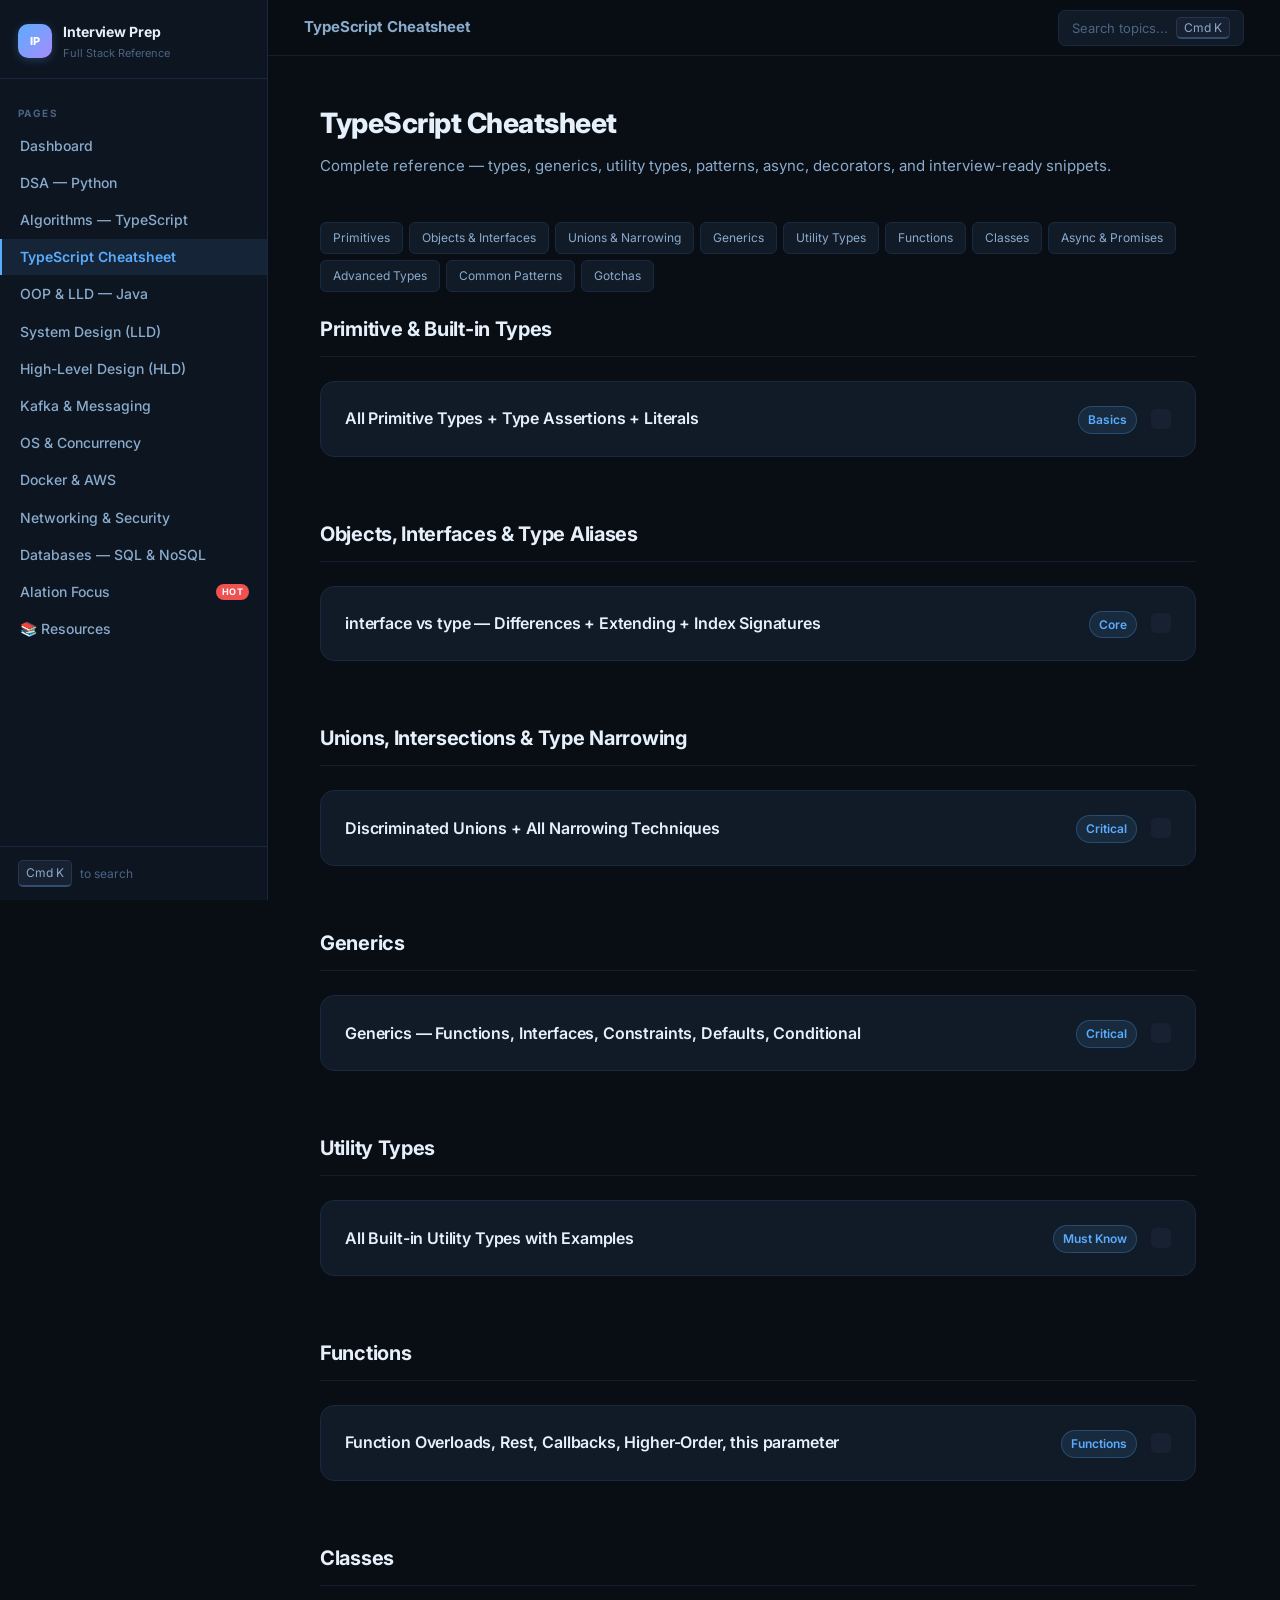
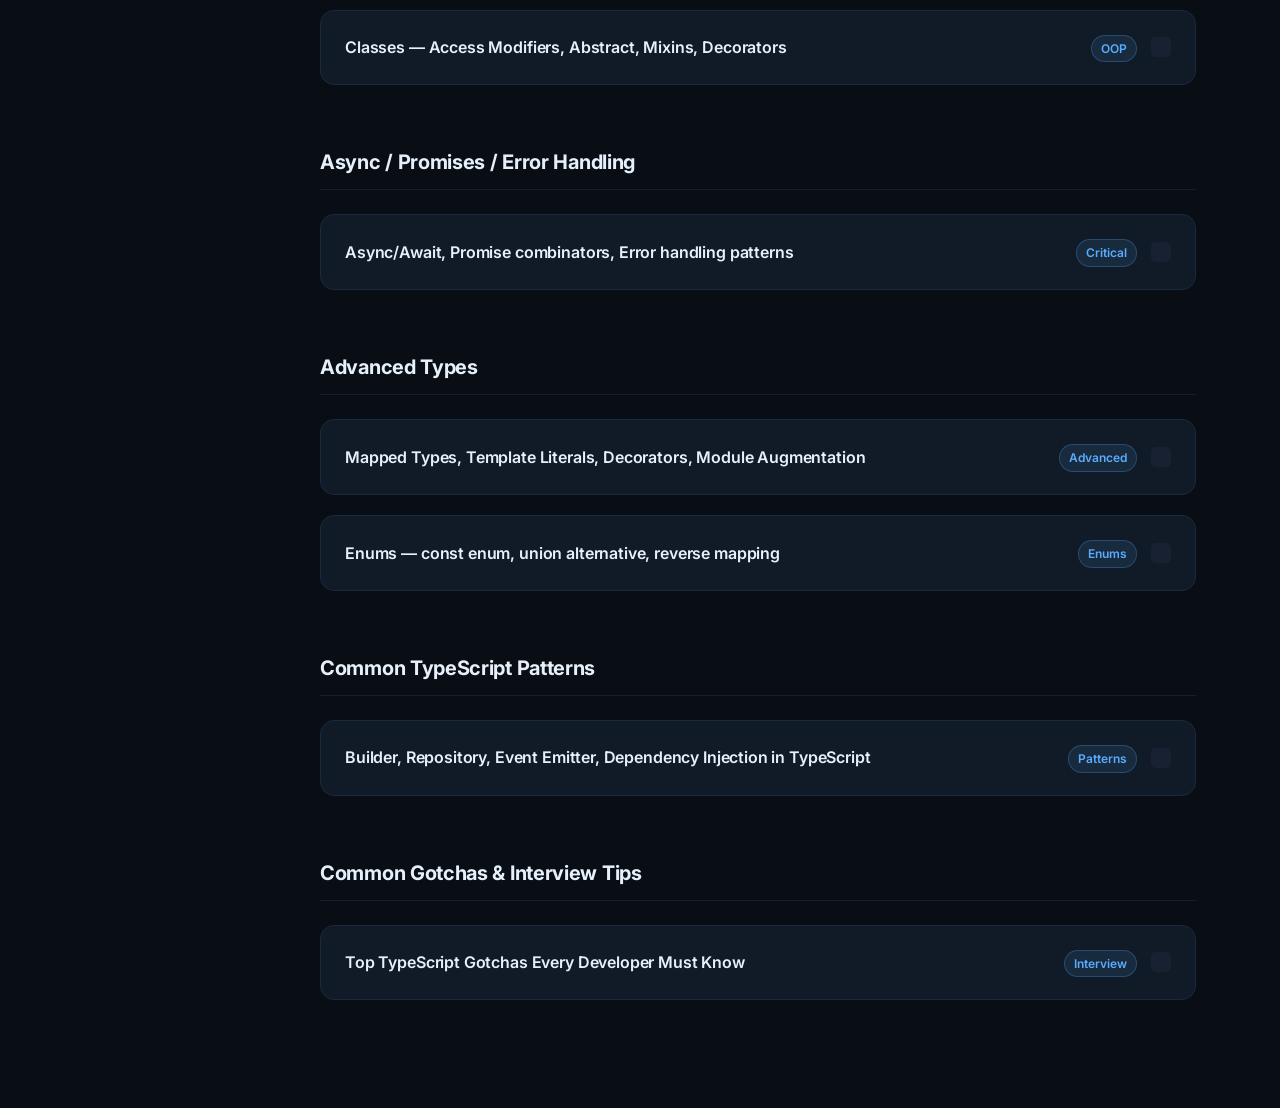
<file: typescript.html>
<!DOCTYPE html>
<html lang="en">
<head>
<meta charset="UTF-8">
<meta name="viewport" content="width=device-width, initial-scale=1.0">
<title>TypeScript Cheatsheet | Interview Prep</title>
<link rel="stylesheet" href="style.css">
<style>
.ts-code{background:var(--bg-code);border:1px solid var(--border);border-radius:8px;padding:14px 16px;font-family:'JetBrains Mono',monospace;font-size:12px;color:var(--text-secondary);line-height:1.85;margin:10px 0;overflow-x:auto;white-space:pre}
.kw{color:#e879f9} .ty{color:#5aacff} .st{color:#3ecb7a} .cm{color:#4a6484;font-style:italic} .nm{color:#f5a523} .op{color:#fb7185} .nu{color:#f5a523}
.ts-grid{display:grid;grid-template-columns:1fr 1fr;gap:16px;margin:12px 0}
@media(max-width:860px){.ts-grid{grid-template-columns:1fr}}
.ts-badge{display:inline-block;background:rgba(90,172,255,.12);border:1px solid rgba(90,172,255,.25);color:#5aacff;font-size:10px;font-weight:700;padding:2px 8px;border-radius:4px;letter-spacing:.4px;text-transform:uppercase;margin-right:6px}
.topic-jump{display:flex;flex-wrap:wrap;gap:6px;margin-bottom:24px}
.topic-jump a{background:var(--bg-card);border:1px solid var(--border);color:var(--text-secondary);text-decoration:none;font-size:12px;padding:5px 12px;border-radius:6px;transition:all .15s}
.topic-jump a:hover{border-color:var(--accent-blue);color:var(--accent-blue)}
</style>
</head>
<body>
<nav class="sidebar">
  <div class="sidebar-logo">
    <div class="logo-mark">IP</div>
    <div><h2>Interview Prep</h2><p>Full Stack Reference</p></div>
  </div>
  <div class="sidebar-nav">
    <div class="nav-section-label">Pages</div>
    <a href="index.html" class="nav-link">Dashboard</a>
    <a href="dsa.html" class="nav-link">DSA — Python</a>
    <a href="algorithms.html" class="nav-link">Algorithms — TypeScript</a>
    <a href="typescript.html" class="nav-link active">TypeScript Cheatsheet</a>
    <a href="oop-lld.html" class="nav-link">OOP &amp; LLD — Java</a>
    <a href="system-design.html" class="nav-link">System Design (LLD)</a>
    <a href="hld.html" class="nav-link">High-Level Design (HLD)</a>
    <a href="kafka.html" class="nav-link">Kafka &amp; Messaging</a>
    <a href="os-concurrency.html" class="nav-link">OS &amp; Concurrency</a>
    <a href="docker-aws.html" class="nav-link">Docker &amp; AWS</a>
    <a href="networking-security.html" class="nav-link">Networking &amp; Security</a>
    <a href="databases.html" class="nav-link">Databases — SQL &amp; NoSQL</a>
    <a href="alation.html" class="nav-link">Alation Focus <span class="nav-badge">HOT</span></a>
    <a href="resources.html" class="nav-link">📚 Resources</a>
  </div>
  <div class="sidebar-footer"><kbd>Cmd K</kbd> to search</div>
</nav>

<main class="main">
<div class="topbar"><h1>TypeScript Cheatsheet</h1>
  <button class="topbar-search-btn" onclick="window._spotlightOpen && window._spotlightOpen()">Search topics... <kbd>Cmd K</kbd></button></div>
<div class="content-area">
<div class="section-header">
  <h1>TypeScript Cheatsheet</h1>
  <p>Complete reference — types, generics, utility types, patterns, async, decorators, and interview-ready snippets.</p>
</div>

<div class="topic-jump">
  <a href="#primitives">Primitives</a>
  <a href="#objects">Objects &amp; Interfaces</a>
  <a href="#unions">Unions &amp; Narrowing</a>
  <a href="#generics">Generics</a>
  <a href="#utility">Utility Types</a>
  <a href="#functions">Functions</a>
  <a href="#classes">Classes</a>
  <a href="#async">Async &amp; Promises</a>
  <a href="#advanced">Advanced Types</a>
  <a href="#patterns">Common Patterns</a>
  <a href="#gotchas">Gotchas</a>
</div>

<!-- PRIMITIVES -->
<div class="subsection" id="primitives">
<div class="subsection-title">Primitive &amp; Built-in Types</div>
<div class="problem-card">
  <div class="problem-card-header" onclick="toggle(this)">
    <h3>All Primitive Types + Type Assertions + Literals</h3>
    <div class="tag-row"><span class="badge badge-tag">Basics</span></div><span class="toggle-icon"></span>
  </div>
  <div class="problem-card-body">
<div class="ts-code"><span class="cm">// ─── Primitive Types ───────────────────────────────────────</span>
<span class="kw">let</span> <span class="nm">name</span>: <span class="ty">string</span> = <span class="st">"Alice"</span>;
<span class="kw">let</span> <span class="nm">age</span>: <span class="ty">number</span> = <span class="nu">30</span>;          <span class="cm">// integer AND float — no separate int type</span>
<span class="kw">let</span> <span class="nm">active</span>: <span class="ty">boolean</span> = <span class="kw">true</span>;
<span class="kw">let</span> <span class="nm">id</span>: <span class="ty">bigint</span> = <span class="nu">9007199254740991n</span>;
<span class="kw">let</span> <span class="nm">sym</span>: <span class="ty">symbol</span> = <span class="kw">Symbol</span>(<span class="st">"key"</span>);
<span class="kw">let</span> <span class="nm">nothing</span>: <span class="ty">null</span> = <span class="kw">null</span>;
<span class="kw">let</span> <span class="nm">undef</span>: <span class="ty">undefined</span> = <span class="kw">undefined</span>;

<span class="cm">// ─── Special Types ─────────────────────────────────────────</span>
<span class="kw">let</span> <span class="nm">anything</span>: <span class="ty">any</span>;          <span class="cm">// ⚠ disables type checking — avoid</span>
<span class="kw">let</span> <span class="nm">safe</span>: <span class="ty">unknown</span>;           <span class="cm">// must narrow before use — prefer over any</span>
<span class="kw">function</span> <span class="nm">fail</span>(): <span class="ty">never</span> {     <span class="cm">// function that never returns</span>
  <span class="kw">throw new</span> Error(<span class="st">"boom"</span>);
}
<span class="kw">function</span> <span class="nm">log</span>(): <span class="ty">void</span> {}      <span class="cm">// returns nothing</span>

<span class="cm">// ─── Literal Types ─────────────────────────────────────────</span>
<span class="kw">type</span> <span class="ty">Direction</span> = <span class="st">"north"</span> | <span class="st">"south"</span> | <span class="st">"east"</span> | <span class="st">"west"</span>;
<span class="kw">type</span> <span class="ty">Status</span> = <span class="nu">200</span> | <span class="nu">400</span> | <span class="nu">404</span> | <span class="nu">500</span>;
<span class="kw">type</span> <span class="ty">Enabled</span> = <span class="kw">true</span>;          <span class="cm">// literal boolean</span>

<span class="cm">// ─── Type Assertions ───────────────────────────────────────</span>
<span class="kw">const</span> <span class="nm">el</span> = document.getElementById(<span class="st">"btn"</span>) <span class="kw">as</span> <span class="ty">HTMLButtonElement</span>;
<span class="kw">const</span> <span class="nm">len</span> = (<span class="nm">anything</span> <span class="kw">as</span> <span class="ty">string</span>).length;
<span class="kw">const</span> <span class="nm">num</span> = &lt;<span class="ty">number</span>&gt;<span class="nm">anything</span>;   <span class="cm">// JSX-incompatible syntax, prefer `as`</span>
<span class="kw">const</span> <span class="nm">sure</span> = <span class="nm">anything</span>!;         <span class="cm">// non-null assertion — asserts not null/undefined</span>

<span class="cm">// ─── const assertion ───────────────────────────────────────</span>
<span class="kw">const</span> <span class="nm">config</span> = { host: <span class="st">"localhost"</span>, port: <span class="nu">3000</span> } <span class="kw">as const</span>;
<span class="cm">// config.host is "localhost" (literal), not string — fully readonly</span>

<span class="cm">// ─── Arrays & Tuples ───────────────────────────────────────</span>
<span class="kw">const</span> <span class="nm">nums</span>: <span class="ty">number</span>[] = [<span class="nu">1</span>, <span class="nu">2</span>, <span class="nu">3</span>];
<span class="kw">const</span> <span class="nm">strs</span>: <span class="ty">Array</span>&lt;<span class="ty">string</span>&gt; = [<span class="st">"a"</span>, <span class="st">"b"</span>];
<span class="kw">const</span> <span class="nm">pair</span>: [<span class="ty">string</span>, <span class="ty">number</span>] = [<span class="st">"age"</span>, <span class="nu">30</span>]; <span class="cm">// tuple — exact length+types</span>
<span class="kw">const</span> <span class="nm">triple</span>: [<span class="ty">string</span>, <span class="ty">number</span>, <span class="ty">boolean</span>?] = [<span class="st">"x"</span>, <span class="nu">1</span>]; <span class="cm">// optional 3rd</span>
</div>
  </div>
</div>
</div>

<!-- OBJECTS & INTERFACES -->
<div class="subsection" id="objects">
<div class="subsection-title">Objects, Interfaces &amp; Type Aliases</div>
<div class="problem-card">
  <div class="problem-card-header" onclick="toggle(this)">
    <h3>interface vs type — Differences + Extending + Index Signatures</h3>
    <div class="tag-row"><span class="badge badge-tag">Core</span></div><span class="toggle-icon"></span>
  </div>
  <div class="problem-card-body">
<div class="ts-code"><span class="cm">// ─── interface (preferred for object shapes & public API) ──</span>
<span class="kw">interface</span> <span class="ty">User</span> {
  <span class="kw">readonly</span> <span class="nm">id</span>: <span class="ty">number</span>;         <span class="cm">// readonly — cannot reassign after init</span>
  <span class="nm">name</span>: <span class="ty">string</span>;
  <span class="nm">email</span>?: <span class="ty">string</span>;               <span class="cm">// optional property</span>
  <span class="nm">greet</span>(): <span class="ty">string</span>;              <span class="cm">// method signature</span>
}

<span class="cm">// Extending interfaces (open for extension — key difference from type)</span>
<span class="kw">interface</span> <span class="ty">Admin</span> <span class="kw">extends</span> <span class="ty">User</span> {
  <span class="nm">role</span>: <span class="st">"super"</span> | <span class="st">"moderator"</span>;
}

<span class="cm">// Interface merging (declaration merging — unique to interface)</span>
<span class="kw">interface</span> <span class="ty">Window</span> { <span class="nm">myLib</span>: <span class="ty">string</span> }  <span class="cm">// extends existing Window global</span>

<span class="cm">// ─── type alias (preferred for unions, primitives, mapped types) ──</span>
<span class="kw">type</span> <span class="ty">ID</span> = <span class="ty">string</span> | <span class="ty">number</span>;
<span class="kw">type</span> <span class="ty">Point</span> = { <span class="nm">x</span>: <span class="ty">number</span>; <span class="nm">y</span>: <span class="ty">number</span> };
<span class="kw">type</span> <span class="ty">AdminUser</span> = <span class="ty">User</span> &amp; { <span class="nm">role</span>: <span class="ty">string</span> };  <span class="cm">// intersection</span>

<span class="cm">// ─── Index Signatures ──────────────────────────────────────</span>
<span class="kw">interface</span> <span class="ty">StringMap</span> {
  [<span class="nm">key</span>: <span class="ty">string</span>]: <span class="ty">string</span>;       <span class="cm">// any string key → string value</span>
}
<span class="kw">type</span> <span class="ty">Record2</span>&lt;<span class="ty">K</span> <span class="kw">extends</span> <span class="ty">string</span>, <span class="ty">V</span>&gt; = { [<span class="ty">P</span> <span class="kw">in</span> <span class="ty">K</span>]: <span class="ty">V</span> };

<span class="cm">// ─── Nested + Optional chaining ───────────────────────────</span>
<span class="kw">interface</span> <span class="ty">Config</span> {
  db?: { host: <span class="ty">string</span>; port?: <span class="ty">number</span> };
}
<span class="kw">const</span> <span class="nm">port</span> = <span class="nm">config</span>.<span class="nm">db</span>?.<span class="nm">port</span> ?? <span class="nu">5432</span>;  <span class="cm">// optional chain + nullish coalescing</span>

<span class="cm">// ─── Satisfies operator (TS 4.9+) ─────────────────────────</span>
<span class="kw">const</span> <span class="nm">palette</span> = {
  red: [<span class="nu">255</span>, <span class="nu">0</span>, <span class="nu">0</span>],
  green: <span class="st">"#00ff00"</span>,
} <span class="kw">satisfies</span> <span class="ty">Record</span>&lt;<span class="ty">string</span>, <span class="ty">string</span> | <span class="ty">number</span>[]&gt;;
<span class="cm">// palette.red is still number[] (not string | number[]) — narrowed!</span>
</div>
  </div>
</div>
</div>

<!-- UNIONS & NARROWING -->
<div class="subsection" id="unions">
<div class="subsection-title">Unions, Intersections &amp; Type Narrowing</div>
<div class="problem-card">
  <div class="problem-card-header" onclick="toggle(this)">
    <h3>Discriminated Unions + All Narrowing Techniques</h3>
    <div class="tag-row"><span class="badge badge-tag">Critical</span></div><span class="toggle-icon"></span>
  </div>
  <div class="problem-card-body">
<div class="ts-code"><span class="cm">// ─── typeof narrowing ──────────────────────────────────────</span>
<span class="kw">function</span> <span class="nm">format</span>(<span class="nm">val</span>: <span class="ty">string</span> | <span class="ty">number</span>) {
  <span class="kw">if</span> (<span class="kw">typeof</span> <span class="nm">val</span> === <span class="st">"string"</span>) <span class="kw">return</span> <span class="nm">val</span>.toUpperCase();  <span class="cm">// val: string here</span>
  <span class="kw">return</span> <span class="nm">val</span>.toFixed(<span class="nu">2</span>);                                 <span class="cm">// val: number here</span>
}

<span class="cm">// ─── instanceof narrowing ──────────────────────────────────</span>
<span class="kw">function</span> <span class="nm">handleError</span>(<span class="nm">e</span>: <span class="ty">unknown</span>) {
  <span class="kw">if</span> (<span class="nm">e</span> <span class="kw">instanceof</span> <span class="ty">Error</span>) <span class="kw">return</span> <span class="nm">e</span>.message;  <span class="cm">// e: Error</span>
  <span class="kw">return</span> <span class="ty">String</span>(<span class="nm">e</span>);
}

<span class="cm">// ─── in narrowing ──────────────────────────────────────────</span>
<span class="kw">type</span> <span class="ty">Fish</span> = { <span class="nm">swim</span>(): <span class="ty">void</span> };
<span class="kw">type</span> <span class="ty">Bird</span> = { <span class="nm">fly</span>(): <span class="ty">void</span> };
<span class="kw">function</span> <span class="nm">move</span>(<span class="nm">animal</span>: <span class="ty">Fish</span> | <span class="ty">Bird</span>) {
  <span class="kw">if</span> (<span class="st">"swim"</span> <span class="kw">in</span> <span class="nm">animal</span>) <span class="nm">animal</span>.swim();  <span class="cm">// animal: Fish</span>
  <span class="kw">else</span> <span class="nm">animal</span>.fly();                      <span class="cm">// animal: Bird</span>
}

<span class="cm">// ─── Discriminated Union (most powerful pattern) ───────────</span>
<span class="kw">type</span> <span class="ty">Shape</span> =
  | { <span class="nm">kind</span>: <span class="st">"circle"</span>;    <span class="nm">radius</span>: <span class="ty">number</span> }
  | { <span class="nm">kind</span>: <span class="st">"rectangle"</span>; <span class="nm">width</span>: <span class="ty">number</span>; <span class="nm">height</span>: <span class="ty">number</span> }
  | { <span class="nm">kind</span>: <span class="st">"triangle"</span>;  <span class="nm">base</span>: <span class="ty">number</span>;  <span class="nm">height</span>: <span class="ty">number</span> };

<span class="kw">function</span> <span class="nm">area</span>(<span class="nm">s</span>: <span class="ty">Shape</span>): <span class="ty">number</span> {
  <span class="kw">switch</span> (<span class="nm">s</span>.kind) {
    <span class="kw">case</span> <span class="st">"circle"</span>:    <span class="kw">return</span> Math.PI * <span class="nm">s</span>.radius ** <span class="nu">2</span>;
    <span class="kw">case</span> <span class="st">"rectangle"</span>: <span class="kw">return</span> <span class="nm">s</span>.width * <span class="nm">s</span>.height;
    <span class="kw">case</span> <span class="st">"triangle"</span>:  <span class="kw">return</span> <span class="nu">0.5</span> * <span class="nm">s</span>.base * <span class="nm">s</span>.height;
    <span class="kw">default</span>:
      <span class="kw">const</span> <span class="nm">_exhaustive</span>: <span class="ty">never</span> = <span class="nm">s</span>;  <span class="cm">// compile error if case missing!</span>
      <span class="kw">return</span> <span class="nm">_exhaustive</span>;
  }
}

<span class="cm">// ─── Type Guard (user-defined) ─────────────────────────────</span>
<span class="kw">function</span> <span class="nm">isFish</span>(<span class="nm">a</span>: <span class="ty">Fish</span> | <span class="ty">Bird</span>): <span class="nm">a</span> <span class="kw">is</span> <span class="ty">Fish</span> {
  <span class="kw">return</span> (<span class="nm">a</span> <span class="kw">as</span> <span class="ty">Fish</span>).swim !== <span class="kw">undefined</span>;
}

<span class="cm">// ─── Assertion Functions (TS 3.7+) ─────────────────────────</span>
<span class="kw">function</span> <span class="nm">assert</span>(<span class="nm">cond</span>: <span class="ty">unknown</span>, <span class="nm">msg</span>: <span class="ty">string</span>): <span class="kw">asserts</span> <span class="nm">cond</span> {
  <span class="kw">if</span> (!<span class="nm">cond</span>) <span class="kw">throw new</span> Error(<span class="nm">msg</span>);
}
<span class="kw">function</span> <span class="nm">assertString</span>(<span class="nm">v</span>: <span class="ty">unknown</span>): <span class="kw">asserts</span> <span class="nm">v</span> <span class="kw">is</span> <span class="ty">string</span> {
  <span class="kw">if</span> (<span class="kw">typeof</span> <span class="nm">v</span> !== <span class="st">"string"</span>) <span class="kw">throw new</span> TypeError();
}
</div>
  </div>
</div>
</div>

<!-- GENERICS -->
<div class="subsection" id="generics">
<div class="subsection-title">Generics</div>
<div class="problem-card">
  <div class="problem-card-header" onclick="toggle(this)">
    <h3>Generics — Functions, Interfaces, Constraints, Defaults, Conditional</h3>
    <div class="tag-row"><span class="badge badge-tag">Critical</span></div><span class="toggle-icon"></span>
  </div>
  <div class="problem-card-body">
<div class="ts-code"><span class="cm">// ─── Generic function ──────────────────────────────────────</span>
<span class="kw">function</span> <span class="nm">identity</span>&lt;<span class="ty">T</span>&gt;(<span class="nm">arg</span>: <span class="ty">T</span>): <span class="ty">T</span> { <span class="kw">return</span> <span class="nm">arg</span>; }
<span class="nm">identity</span>&lt;<span class="ty">string</span>&gt;(<span class="st">"hello"</span>);     <span class="cm">// explicit</span>
<span class="nm">identity</span>(<span class="nu">42</span>);                   <span class="cm">// inferred T=number</span>

<span class="cm">// ─── Generic interface ─────────────────────────────────────</span>
<span class="kw">interface</span> <span class="ty">ApiResponse</span>&lt;<span class="ty">T</span>&gt; {
  data: <span class="ty">T</span>;
  status: <span class="ty">number</span>;
  error?: <span class="ty">string</span>;
}
<span class="kw">type</span> <span class="ty">UserResponse</span> = <span class="ty">ApiResponse</span>&lt;<span class="ty">User</span>&gt;;

<span class="cm">// ─── Constraints (extends) ─────────────────────────────────</span>
<span class="kw">function</span> <span class="nm">getLength</span>&lt;<span class="ty">T</span> <span class="kw">extends</span> { length: <span class="ty">number</span> }&gt;(<span class="nm">arg</span>: <span class="ty">T</span>): <span class="ty">number</span> {
  <span class="kw">return</span> <span class="nm">arg</span>.length;
}
<span class="nm">getLength</span>(<span class="st">"hello"</span>);   <span class="cm">// ✓ string has length</span>
<span class="nm">getLength</span>([<span class="nu">1</span>, <span class="nu">2</span>, <span class="nu">3</span>]); <span class="cm">// ✓ array has length</span>

<span class="cm">// ─── keyof constraint ──────────────────────────────────────</span>
<span class="kw">function</span> <span class="nm">getProperty</span>&lt;<span class="ty">T</span>, <span class="ty">K</span> <span class="kw">extends keyof</span> <span class="ty">T</span>&gt;(<span class="nm">obj</span>: <span class="ty">T</span>, <span class="nm">key</span>: <span class="ty">K</span>): <span class="ty">T</span>[<span class="ty">K</span>] {
  <span class="kw">return</span> <span class="nm">obj</span>[<span class="nm">key</span>];
}
<span class="nm">getProperty</span>({ <span class="nm">a</span>: <span class="nu">1</span>, <span class="nm">b</span>: <span class="st">"two"</span> }, <span class="st">"a"</span>); <span class="cm">// returns number</span>

<span class="cm">// ─── Default type params (TS 2.3+) ─────────────────────────</span>
<span class="kw">interface</span> <span class="ty">Container</span>&lt;<span class="ty">T</span> = <span class="ty">string</span>&gt; { value: <span class="ty">T</span> }
<span class="kw">const</span> <span class="nm">c</span>: <span class="ty">Container</span> = { value: <span class="st">"hello"</span> }; <span class="cm">// T defaults to string</span>

<span class="cm">// ─── Conditional Types ─────────────────────────────────────</span>
<span class="kw">type</span> <span class="ty">IsArray</span>&lt;<span class="ty">T</span>&gt; = <span class="ty">T</span> <span class="kw">extends</span> <span class="ty">any</span>[] ? <span class="st">"yes"</span> : <span class="st">"no"</span>;
<span class="kw">type</span> <span class="ty">A</span> = <span class="ty">IsArray</span>&lt;<span class="ty">number</span>[]&gt;;  <span class="cm">// "yes"</span>
<span class="kw">type</span> <span class="ty">B</span> = <span class="ty">IsArray</span>&lt;<span class="ty">string</span>&gt;;    <span class="cm">// "no"</span>

<span class="cm">// Infer within conditional</span>
<span class="kw">type</span> <span class="ty">UnwrapArray</span>&lt;<span class="ty">T</span>&gt; = <span class="ty">T</span> <span class="kw">extends</span> (<span class="kw">infer</span> <span class="ty">U</span>)[] ? <span class="ty">U</span> : <span class="ty">T</span>;
<span class="kw">type</span> <span class="ty">Num</span> = <span class="ty">UnwrapArray</span>&lt;<span class="ty">number</span>[]&gt;;  <span class="cm">// number</span>
<span class="kw">type</span> <span class="ty">Str</span> = <span class="ty">UnwrapArray</span>&lt;<span class="ty">string</span>&gt;;    <span class="cm">// string (not array, so T returned)</span>

<span class="cm">// ReturnType built with infer</span>
<span class="kw">type</span> <span class="ty">MyReturnType</span>&lt;<span class="ty">T</span> <span class="kw">extends</span> (...<span class="nm">args</span>: <span class="ty">any</span>) =&gt; <span class="ty">any</span>&gt; =
  <span class="ty">T</span> <span class="kw">extends</span> (...<span class="nm">args</span>: <span class="ty">any</span>) =&gt; <span class="kw">infer</span> <span class="ty">R</span> ? <span class="ty">R</span> : <span class="ty">never</span>;
</div>
  </div>
</div>
</div>

<!-- UTILITY TYPES -->
<div class="subsection" id="utility">
<div class="subsection-title">Utility Types</div>
<div class="problem-card">
  <div class="problem-card-header" onclick="toggle(this)">
    <h3>All Built-in Utility Types with Examples</h3>
    <div class="tag-row"><span class="badge badge-tag">Must Know</span></div><span class="toggle-icon"></span>
  </div>
  <div class="problem-card-body">
<div class="ts-code"><span class="kw">interface</span> <span class="ty">User</span> { <span class="nm">id</span>: <span class="ty">number</span>; <span class="nm">name</span>: <span class="ty">string</span>; <span class="nm">email</span>: <span class="ty">string</span>; <span class="nm">age</span>?: <span class="ty">number</span> }

<span class="cm">// ─── Object Transformation ────────────────────────────────</span>
<span class="kw">type</span> <span class="ty">PartialUser</span>   = <span class="ty">Partial</span>&lt;<span class="ty">User</span>&gt;;      <span class="cm">// all props optional</span>
<span class="kw">type</span> <span class="ty">RequiredUser</span>  = <span class="ty">Required</span>&lt;<span class="ty">User</span>&gt;;     <span class="cm">// all props required (removes ?)</span>
<span class="kw">type</span> <span class="ty">ReadonlyUser</span>  = <span class="ty">Readonly</span>&lt;<span class="ty">User</span>&gt;;     <span class="cm">// all props readonly</span>
<span class="kw">type</span> <span class="ty">UserRecord</span>    = <span class="ty">Record</span>&lt;<span class="ty">string</span>, <span class="ty">User</span>&gt;; <span class="cm">// dictionary</span>

<span class="cm">// Pick & Omit — most used in practice</span>
<span class="kw">type</span> <span class="ty">UserPreview</span>   = <span class="ty">Pick</span>&lt;<span class="ty">User</span>, <span class="st">"id"</span> | <span class="st">"name"</span>&gt;;     <span class="cm">// only id & name</span>
<span class="kw">type</span> <span class="ty">CreateUser</span>    = <span class="ty">Omit</span>&lt;<span class="ty">User</span>, <span class="st">"id"</span>&gt;;               <span class="cm">// everything except id</span>
<span class="kw">type</span> <span class="ty">UpdateUser</span>    = <span class="ty">Partial</span>&lt;<span class="ty">Omit</span>&lt;<span class="ty">User</span>, <span class="st">"id"</span>&gt;&gt;;       <span class="cm">// common patch body</span>

<span class="cm">// ─── Set operations on Union types ────────────────────────</span>
<span class="kw">type</span> <span class="ty">AB</span> = <span class="st">"a"</span> | <span class="st">"b"</span> | <span class="st">"c"</span>;
<span class="kw">type</span> <span class="ty">Exl</span> = <span class="ty">Exclude</span>&lt;<span class="ty">AB</span>, <span class="st">"a"</span>&gt;;          <span class="cm">// "b" | "c" — removes from union</span>
<span class="kw">type</span> <span class="ty">Ext</span> = <span class="ty">Extract</span>&lt;<span class="ty">AB</span>, <span class="st">"a"</span> | <span class="st">"d"</span>&gt;;   <span class="cm">// "a" — keeps intersection</span>
<span class="kw">type</span> <span class="ty">NN</span>  = <span class="ty">NonNullable</span>&lt;<span class="ty">string</span> | <span class="ty">null</span> | <span class="ty">undefined</span>&gt;; <span class="cm">// string</span>

<span class="cm">// ─── Function types ───────────────────────────────────────</span>
<span class="kw">type</span> <span class="ty">Fn</span> = (<span class="nm">x</span>: <span class="ty">number</span>) =&gt; <span class="ty">string</span>;
<span class="kw">type</span> <span class="ty">RT</span> = <span class="ty">ReturnType</span>&lt;<span class="ty">Fn</span>&gt;;          <span class="cm">// string</span>
<span class="kw">type</span> <span class="ty">PT</span> = <span class="ty">Parameters</span>&lt;<span class="ty">Fn</span>&gt;;         <span class="cm">// [x: number]</span>
<span class="kw">type</span> <span class="ty">CT</span> = <span class="ty">ConstructorParameters</span>&lt;<span class="kw">typeof</span> Date&gt;;  <span class="cm">// Date constructor args</span>
<span class="kw">type</span> <span class="ty">IT</span> = <span class="ty">InstanceType</span>&lt;<span class="kw">typeof</span> Date&gt;;          <span class="cm">// Date instance type</span>

<span class="cm">// ─── Awaited (TS 4.5+) ────────────────────────────────────</span>
<span class="kw">type</span> <span class="ty">Resolved</span> = <span class="ty">Awaited</span>&lt;Promise&lt;Promise&lt;<span class="ty">string</span>&gt;&gt;&gt;; <span class="cm">// string (deeply unwraps)</span>

<span class="cm">// ─── Template Literal Types (TS 4.1+) ────────────────────</span>
<span class="kw">type</span> <span class="ty">EventName</span>&lt;<span class="ty">T</span> <span class="kw">extends</span> <span class="ty">string</span>&gt; = <span class="op">`on${Capitalize&lt;T&gt;}`</span>;
<span class="kw">type</span> <span class="ty">ClickEvent</span> = <span class="ty">EventName</span>&lt;<span class="st">"click"</span>&gt;;  <span class="cm">// "onClick"</span>

<span class="kw">type</span> <span class="ty">CRUD</span> = <span class="st">"create"</span> | <span class="st">"read"</span> | <span class="st">"update"</span> | <span class="st">"delete"</span>;
<span class="kw">type</span> <span class="ty">APIRoute</span> = <span class="op">`/api/${CRUD}`</span>;  <span class="cm">// "/api/create" | "/api/read" | ...</span>
</div>
  </div>
</div>
</div>

<!-- FUNCTIONS -->
<div class="subsection" id="functions">
<div class="subsection-title">Functions</div>
<div class="problem-card">
  <div class="problem-card-header" onclick="toggle(this)">
    <h3>Function Overloads, Rest, Callbacks, Higher-Order, this parameter</h3>
    <div class="tag-row"><span class="badge badge-tag">Functions</span></div><span class="toggle-icon"></span>
  </div>
  <div class="problem-card-body">
<div class="ts-code"><span class="cm">// ─── Basic signatures ──────────────────────────────────────</span>
<span class="kw">function</span> <span class="nm">add</span>(<span class="nm">a</span>: <span class="ty">number</span>, <span class="nm">b</span>: <span class="ty">number</span>): <span class="ty">number</span> { <span class="kw">return</span> <span class="nm">a</span> + <span class="nm">b</span>; }
<span class="kw">const</span> <span class="nm">mul</span> = (<span class="nm">a</span>: <span class="ty">number</span>, <span class="nm">b</span>: <span class="ty">number</span>): <span class="ty">number</span> =&gt; <span class="nm">a</span> * <span class="nm">b</span>;

<span class="cm">// Optional + default + rest</span>
<span class="kw">function</span> <span class="nm">greet</span>(<span class="nm">name</span>: <span class="ty">string</span>, <span class="nm">greeting</span> = <span class="st">"Hello"</span>, ...<span class="nm">titles</span>: <span class="ty">string</span>[]): <span class="ty">string</span> {
  <span class="kw">return</span> <span class="op">`${greeting} ${titles.join(" ")} ${name}`</span>;
}

<span class="cm">// ─── Function Overloads ────────────────────────────────────</span>
<span class="kw">function</span> <span class="nm">parse</span>(<span class="nm">input</span>: <span class="ty">string</span>): <span class="ty">number</span>;
<span class="kw">function</span> <span class="nm">parse</span>(<span class="nm">input</span>: <span class="ty">number</span>): <span class="ty">string</span>;
<span class="kw">function</span> <span class="nm">parse</span>(<span class="nm">input</span>: <span class="ty">string</span> | <span class="ty">number</span>): <span class="ty">string</span> | <span class="ty">number</span> {  <span class="cm">// implementation</span>
  <span class="kw">return</span> <span class="kw">typeof</span> <span class="nm">input</span> === <span class="st">"string"</span> ? <span class="ty">Number</span>(<span class="nm">input</span>) : <span class="ty">String</span>(<span class="nm">input</span>);
}

<span class="cm">// ─── Callback types ───────────────────────────────────────</span>
<span class="kw">type</span> <span class="ty">Predicate</span>&lt;<span class="ty">T</span>&gt; = (<span class="nm">item</span>: <span class="ty">T</span>) =&gt; <span class="ty">boolean</span>;
<span class="kw">type</span> <span class="ty">Mapper</span>&lt;<span class="ty">T</span>, <span class="ty">U</span>&gt; = (<span class="nm">item</span>: <span class="ty">T</span>, <span class="nm">index</span>: <span class="ty">number</span>) =&gt; <span class="ty">U</span>;

<span class="kw">function</span> <span class="nm">filter</span>&lt;<span class="ty">T</span>&gt;(<span class="nm">arr</span>: <span class="ty">T</span>[], <span class="nm">pred</span>: <span class="ty">Predicate</span>&lt;<span class="ty">T</span>&gt;): <span class="ty">T</span>[] {
  <span class="kw">return</span> <span class="nm">arr</span>.filter(<span class="nm">pred</span>);
}

<span class="cm">// ─── this parameter (fake param for type of `this`) ────────</span>
<span class="kw">interface</span> <span class="ty">Counter</span> { count: <span class="ty">number</span>; increment(<span class="kw">this</span>: <span class="ty">Counter</span>): <span class="ty">void</span> }
<span class="kw">const</span> <span class="nm">counter</span>: <span class="ty">Counter</span> = {
  count: <span class="nu">0</span>,
  increment() { <span class="kw">this</span>.count++; }  <span class="cm">// `this` is typed as Counter</span>
};

<span class="cm">// ─── Higher-order / Compose ────────────────────────────────</span>
<span class="kw">const</span> <span class="nm">compose</span> = &lt;<span class="ty">A</span>, <span class="ty">B</span>, <span class="ty">C</span>&gt;(f: (<span class="nm">b</span>: <span class="ty">B</span>) =&gt; <span class="ty">C</span>, g: (<span class="nm">a</span>: <span class="ty">A</span>) =&gt; <span class="ty">B</span>) =&gt; (<span class="nm">a</span>: <span class="ty">A</span>) =&gt; f(g(<span class="nm">a</span>));
<span class="kw">const</span> <span class="nm">doubleStr</span> = <span class="nm">compose</span>((<span class="nm">n</span>: <span class="ty">number</span>) =&gt; <span class="nm">n</span>.toString(), (<span class="nm">n</span>: <span class="ty">number</span>) =&gt; <span class="nm">n</span> * <span class="nu">2</span>);
</div>
  </div>
</div>
</div>

<!-- CLASSES -->
<div class="subsection" id="classes">
<div class="subsection-title">Classes</div>
<div class="problem-card">
  <div class="problem-card-header" onclick="toggle(this)">
    <h3>Classes — Access Modifiers, Abstract, Mixins, Decorators</h3>
    <div class="tag-row"><span class="badge badge-tag">OOP</span></div><span class="toggle-icon"></span>
  </div>
  <div class="problem-card-body">
<div class="ts-code"><span class="kw">abstract class</span> <span class="ty">Animal</span> {
  <span class="cm">// Access modifiers: public (default) | private | protected | readonly</span>
  <span class="kw">constructor</span>(
    <span class="kw">public readonly</span> <span class="nm">name</span>: <span class="ty">string</span>,        <span class="cm">// shorthand property declaration</span>
    <span class="kw">protected</span> <span class="nm">age</span>: <span class="ty">number</span>,
    <span class="kw">private</span> <span class="nm">_secret</span>: <span class="ty">string</span> = <span class="st">"hidden"</span>
  ) {}

  <span class="kw">abstract</span> <span class="nm">speak</span>(): <span class="ty">string</span>;              <span class="cm">// must implement in subclass</span>

  <span class="nm">describe</span>(): <span class="ty">string</span> {
    <span class="kw">return</span> <span class="op">`${this.name} is ${this.age}`</span>;
  }

  <span class="kw">static</span> <span class="nm">create</span>(<span class="nm">name</span>: <span class="ty">string</span>): <span class="kw">this</span> {   <span class="cm">// polymorphic this in factory</span>
    <span class="kw">return new</span> (<span class="kw">this</span> <span class="kw">as any</span>)(name, <span class="nu">0</span>);
  }
}

<span class="kw">class</span> <span class="ty">Dog</span> <span class="kw">extends</span> <span class="ty">Animal</span> {
  speak(): <span class="ty">string</span> { <span class="kw">return</span> <span class="op">`${this.name} says Woof`</span>; }
  <span class="cm">// Override: can access this.age (protected) but not this._secret (private)</span>
}

<span class="cm">// ─── Implements interface ──────────────────────────────────</span>
<span class="kw">interface</span> <span class="ty">Serializable</span> { serialize(): <span class="ty">string</span> }
<span class="kw">class</span> <span class="ty">Cat</span> <span class="kw">extends</span> <span class="ty">Animal</span> <span class="kw">implements</span> <span class="ty">Serializable</span> {
  speak() { <span class="kw">return</span> <span class="st">"Meow"</span>; }
  serialize() { <span class="kw">return</span> JSON.stringify({ name: <span class="kw">this</span>.name }); }
}

<span class="cm">// ─── Private fields (runtime private — ES2022) ─────────────</span>
<span class="kw">class</span> <span class="ty">BankAccount</span> {
  <span class="op">#</span><span class="nm">balance</span> = <span class="nu">0</span>;                           <span class="cm">// truly private — not on prototype</span>
  deposit(<span class="nm">n</span>: <span class="ty">number</span>) { <span class="kw">this</span>.<span class="op">#</span><span class="nm">balance</span> += <span class="nm">n</span>; }
  <span class="kw">get</span> balance() { <span class="kw">return</span> <span class="kw">this</span>.<span class="op">#</span><span class="nm">balance</span>; }
}

<span class="cm">// ─── Mixin pattern ─────────────────────────────────────────</span>
<span class="kw">type</span> <span class="ty">Constructor</span>&lt;<span class="ty">T</span> = {}&gt; = <span class="kw">new</span> (...<span class="nm">args</span>: <span class="ty">any</span>[]) =&gt; <span class="ty">T</span>;
<span class="kw">function</span> <span class="nm">Timestamped</span>&lt;<span class="ty">TBase</span> <span class="kw">extends</span> <span class="ty">Constructor</span>&gt;(<span class="ty">Base</span>: <span class="ty">TBase</span>) {
  <span class="kw">return class extends</span> <span class="ty">Base</span> {
    createdAt = <span class="kw">new</span> Date();
  };
}
<span class="kw">class</span> <span class="ty">TimestampedUser</span> <span class="kw">extends</span> <span class="nm">Timestamped</span>(<span class="ty">Animal</span>) {
  speak() { <span class="kw">return</span> <span class="st">"..."</span>; }
}
</div>
  </div>
</div>
</div>

<!-- ASYNC -->
<div class="subsection" id="async">
<div class="subsection-title">Async / Promises / Error Handling</div>
<div class="problem-card">
  <div class="problem-card-header" onclick="toggle(this)">
    <h3>Async/Await, Promise combinators, Error handling patterns</h3>
    <div class="tag-row"><span class="badge badge-tag">Critical</span></div><span class="toggle-icon"></span>
  </div>
  <div class="problem-card-body">
<div class="ts-code"><span class="cm">// ─── Basic async/await ─────────────────────────────────────</span>
<span class="kw">async function</span> <span class="nm">fetchUser</span>(<span class="nm">id</span>: <span class="ty">number</span>): Promise&lt;<span class="ty">User</span>&gt; {
  <span class="kw">const</span> <span class="nm">res</span> = <span class="kw">await</span> fetch(<span class="op">`/api/users/${id}`</span>);
  <span class="kw">if</span> (!<span class="nm">res</span>.ok) <span class="kw">throw new</span> Error(<span class="op">`HTTP ${res.status}`</span>);
  <span class="kw">return</span> <span class="nm">res</span>.json() <span class="kw">as</span> Promise&lt;<span class="ty">User</span>&gt;;
}

<span class="cm">// ─── Promise combinators ───────────────────────────────────</span>
<span class="cm">// all — all succeed or reject fast on first failure</span>
<span class="kw">const</span> [<span class="nm">u1</span>, <span class="nm">u2</span>] = <span class="kw">await</span> Promise.all([fetchUser(<span class="nu">1</span>), fetchUser(<span class="nu">2</span>)]);

<span class="cm">// allSettled — wait for all, get status for each (never rejects)</span>
<span class="kw">const</span> <span class="nm">results</span> = <span class="kw">await</span> Promise.allSettled([fetchUser(<span class="nu">1</span>), fetchUser(<span class="nu">99</span>)]);
<span class="nm">results</span>.forEach(r =&gt; {
  <span class="kw">if</span> (r.status === <span class="st">"fulfilled"</span>) console.log(r.value);
  <span class="kw">else</span> console.error(r.reason);
});

<span class="cm">// race — first settled wins</span>
<span class="kw">const</span> <span class="nm">fastest</span> = <span class="kw">await</span> Promise.race([fetchUser(<span class="nu">1</span>), fetchUser(<span class="nu">2</span>)]);

<span class="cm">// any — first FULFILLED wins (ignores rejections; rejects only if ALL fail)</span>
<span class="kw">const</span> <span class="nm">first</span> = <span class="kw">await</span> Promise.any([fetchUser(<span class="nu">1</span>), fetchUser(<span class="nu">2</span>)]);

<span class="cm">// ─── Result type pattern (safer than try/catch everywhere) ─</span>
<span class="kw">type</span> <span class="ty">Result</span>&lt;<span class="ty">T</span>, <span class="ty">E</span> = Error&gt; =
  | { ok: <span class="kw">true</span>;  value: <span class="ty">T</span> }
  | { ok: <span class="kw">false</span>; error: <span class="ty">E</span> };

<span class="kw">async function</span> <span class="nm">safeGet</span>&lt;<span class="ty">T</span>&gt;(<span class="nm">fn</span>: () =&gt; Promise&lt;<span class="ty">T</span>&gt;): Promise&lt;<span class="ty">Result</span>&lt;<span class="ty">T</span>&gt;&gt; {
  <span class="kw">try</span> { <span class="kw">return</span> { ok: <span class="kw">true</span>,  value: <span class="kw">await</span> <span class="nm">fn</span>() }; }
  <span class="kw">catch</span> (<span class="nm">e</span>) { <span class="kw">return</span> { ok: <span class="kw">false</span>, error: <span class="nm">e</span> <span class="kw">instanceof</span> Error ? <span class="nm">e</span> : <span class="kw">new</span> Error(<span class="ty">String</span>(<span class="nm">e</span>)) }; }
}

<span class="cm">// ─── Async iterator / generator ────────────────────────────</span>
<span class="kw">async function</span>* <span class="nm">paginate</span>(<span class="nm">url</span>: <span class="ty">string</span>) {
  <span class="kw">let</span> <span class="nm">page</span> = <span class="nu">1</span>;
  <span class="kw">while</span> (<span class="kw">true</span>) {
    <span class="kw">const</span> <span class="nm">data</span> = <span class="kw">await</span> fetch(<span class="op">`${url}?page=${page++}`</span>).then(r =&gt; r.json());
    <span class="kw">if</span> (!<span class="nm">data</span>.length) <span class="kw">break</span>;
    <span class="kw">yield</span> <span class="nm">data</span>;
  }
}
<span class="kw">for await</span> (<span class="kw">const</span> <span class="nm">page</span> <span class="kw">of</span> <span class="nm">paginate</span>(<span class="st">"/api/items"</span>)) { console.log(<span class="nm">page</span>); }
</div>
  </div>
</div>
</div>

<!-- ADVANCED TYPES -->
<div class="subsection" id="advanced">
<div class="subsection-title">Advanced Types</div>
<div class="problem-card">
  <div class="problem-card-header" onclick="toggle(this)">
    <h3>Mapped Types, Template Literals, Decorators, Module Augmentation</h3>
    <div class="tag-row"><span class="badge badge-tag">Advanced</span></div><span class="toggle-icon"></span>
  </div>
  <div class="problem-card-body">
<div class="ts-code"><span class="cm">// ─── Mapped Types ──────────────────────────────────────────</span>
<span class="kw">type</span> <span class="ty">Nullable</span>&lt;<span class="ty">T</span>&gt; = { [<span class="ty">P</span> <span class="kw">in keyof</span> <span class="ty">T</span>]: <span class="ty">T</span>[<span class="ty">P</span>] | <span class="kw">null</span> };
<span class="kw">type</span> <span class="ty">Getters</span>&lt;<span class="ty">T</span>&gt; = {
  [<span class="ty">P</span> <span class="kw">in keyof</span> <span class="ty">T</span> <span class="kw">as</span> <span class="op">`get${Capitalize&lt;string &amp; P&gt;}`</span>]: () =&gt; <span class="ty">T</span>[<span class="ty">P</span>]
};
<span class="cm">// Getters&lt;{name:string}&gt; → { getName: () => string }</span>

<span class="cm">// ─── Recursive types ───────────────────────────────────────</span>
<span class="kw">type</span> <span class="ty">DeepReadonly</span>&lt;<span class="ty">T</span>&gt; = {
  <span class="kw">readonly</span> [<span class="ty">P</span> <span class="kw">in keyof</span> <span class="ty">T</span>]: <span class="ty">T</span>[<span class="ty">P</span>] <span class="kw">extends</span> <span class="ty">object</span> ? <span class="ty">DeepReadonly</span>&lt;<span class="ty">T</span>[<span class="ty">P</span>]&gt; : <span class="ty">T</span>[<span class="ty">P</span>];
};

<span class="kw">type</span> <span class="ty">DeepPartial</span>&lt;<span class="ty">T</span>&gt; = {
  [<span class="ty">P</span> <span class="kw">in keyof</span> <span class="ty">T</span>]?: <span class="ty">T</span>[<span class="ty">P</span>] <span class="kw">extends</span> <span class="ty">object</span> ? <span class="ty">DeepPartial</span>&lt;<span class="ty">T</span>[<span class="ty">P</span>]&gt; : <span class="ty">T</span>[<span class="ty">P</span>];
};

<span class="cm">// ─── Decorators (TS + experimentalDecorators) ──────────────</span>
<span class="kw">function</span> <span class="nm">log</span>(<span class="nm">target</span>: <span class="ty">any</span>, <span class="nm">key</span>: <span class="ty">string</span>, <span class="nm">desc</span>: <span class="ty">PropertyDescriptor</span>) {
  <span class="kw">const</span> <span class="nm">original</span> = <span class="nm">desc</span>.value;
  <span class="nm">desc</span>.value = <span class="kw">function</span>(...<span class="nm">args</span>: <span class="ty">any</span>[]) {
    console.log(<span class="op">`Calling ${key} with`</span>, <span class="nm">args</span>);
    <span class="kw">return</span> <span class="nm">original</span>.apply(<span class="kw">this</span>, <span class="nm">args</span>);
  };
}

<span class="kw">class</span> <span class="ty">Service</span> {
  <span class="op">@</span><span class="nm">log</span>
  <span class="nm">fetchData</span>(<span class="nm">id</span>: <span class="ty">number</span>) { <span class="cm">/* ... */</span> }
}

<span class="cm">// ─── Branded / Opaque types ────────────────────────────────</span>
<span class="kw">type</span> <span class="ty">UserId</span>  = <span class="ty">string</span> &amp; { <span class="kw">readonly</span> _brand: <span class="st">"UserId"</span> };
<span class="kw">type</span> <span class="ty">OrderId</span> = <span class="ty">string</span> &amp; { <span class="kw">readonly</span> _brand: <span class="st">"OrderId"</span> };

<span class="kw">const</span> <span class="nm">makeUserId</span> = (<span class="nm">id</span>: <span class="ty">string</span>): <span class="ty">UserId</span> =&gt; <span class="nm">id</span> <span class="kw">as</span> <span class="ty">UserId</span>;
<span class="cm">// Prevents accidentally passing UserId where OrderId expected</span>
</div>
  </div>
</div>

<div class="problem-card">
  <div class="problem-card-header" onclick="toggle(this)">
    <h3>Enums — const enum, union alternative, reverse mapping</h3>
    <div class="tag-row"><span class="badge badge-tag">Enums</span></div><span class="toggle-icon"></span>
  </div>
  <div class="problem-card-body">
<div class="ts-code"><span class="cm">// Numeric enum (default — auto-increments)</span>
<span class="kw">enum</span> <span class="ty">Direction</span> { Up, Down, Left, Right }  <span class="cm">// 0,1,2,3</span>
<span class="ty">Direction</span>.Up      <span class="cm">// 0</span>
<span class="ty">Direction</span>[<span class="nu">0</span>]      <span class="cm">// "Up" — reverse mapping (numeric only!)</span>

<span class="cm">// String enum (most common — no reverse mapping, clear values)</span>
<span class="kw">enum</span> <span class="ty">Status</span> { Active = <span class="st">"ACTIVE"</span>, Inactive = <span class="st">"INACTIVE"</span> }

<span class="cm">// const enum — inlined at compile time (zero runtime overhead)</span>
<span class="kw">const enum</span> <span class="ty">Color</span> { Red, Green, Blue }
<span class="kw">let</span> <span class="nm">c</span> = <span class="ty">Color</span>.Red;  <span class="cm">// compiled to: let c = 0;</span>

<span class="cm">// ⚠ Modern preference: union of string literals (simpler, no runtime object)</span>
<span class="kw">type</span> <span class="ty">StatusLiteral</span> = <span class="st">"ACTIVE"</span> | <span class="st">"INACTIVE"</span>;
<span class="cm">// Avoids enum pitfalls (numeric assignability, bloated JS output)</span>
</div>
  </div>
</div>
</div>

<!-- PATTERNS -->
<div class="subsection" id="patterns">
<div class="subsection-title">Common TypeScript Patterns</div>
<div class="problem-card">
  <div class="problem-card-header" onclick="toggle(this)">
    <h3>Builder, Repository, Event Emitter, Dependency Injection in TypeScript</h3>
    <div class="tag-row"><span class="badge badge-tag">Patterns</span></div><span class="toggle-icon"></span>
  </div>
  <div class="problem-card-body">
<div class="ts-code"><span class="cm">// ─── Builder Pattern ───────────────────────────────────────</span>
<span class="kw">class</span> <span class="ty">QueryBuilder</span> {
  <span class="kw">private</span> <span class="nm">parts</span>: <span class="ty">string</span>[] = [];

  select(...<span class="nm">cols</span>: <span class="ty">string</span>[]): <span class="kw">this</span> {
    <span class="kw">this</span>.parts.push(<span class="op">`SELECT ${cols.join(", ")}`</span>); <span class="kw">return this</span>;
  }
  from(<span class="nm">table</span>: <span class="ty">string</span>): <span class="kw">this</span> {
    <span class="kw">this</span>.parts.push(<span class="op">`FROM ${table}`</span>); <span class="kw">return this</span>;
  }
  where(<span class="nm">cond</span>: <span class="ty">string</span>): <span class="kw">this</span> {
    <span class="kw">this</span>.parts.push(<span class="op">`WHERE ${cond}`</span>); <span class="kw">return this</span>;
  }
  build(): <span class="ty">string</span> { <span class="kw">return this</span>.parts.join(<span class="st">" "</span>); }
}
<span class="kw">const</span> <span class="nm">q</span> = <span class="kw">new</span> <span class="ty">QueryBuilder</span>().select(<span class="st">"id"</span>,<span class="st">"name"</span>).from(<span class="st">"users"</span>).where(<span class="st">"active=1"</span>).build();

<span class="cm">// ─── Generic Repository ────────────────────────────────────</span>
<span class="kw">interface</span> <span class="ty">Repository</span>&lt;<span class="ty">T</span>, <span class="ty">ID</span>&gt; {
  findById(<span class="nm">id</span>: <span class="ty">ID</span>): Promise&lt;<span class="ty">T</span> | <span class="kw">null</span>&gt;;
  findAll(): Promise&lt;<span class="ty">T</span>[]&gt;;
  save(<span class="nm">entity</span>: <span class="ty">T</span>): Promise&lt;<span class="ty">T</span>&gt;;
  delete(<span class="nm">id</span>: <span class="ty">ID</span>): Promise&lt;<span class="ty">void</span>&gt;;
}
<span class="kw">class</span> <span class="ty">UserRepository</span> <span class="kw">implements</span> <span class="ty">Repository</span>&lt;<span class="ty">User</span>, <span class="ty">number</span>&gt; { <span class="cm">/* ... */</span> }

<span class="cm">// ─── Typed Event Emitter ───────────────────────────────────</span>
<span class="kw">type</span> <span class="ty">Events</span> = {
  login:  [userId: <span class="ty">string</span>];
  logout: [userId: <span class="ty">string</span>, reason: <span class="ty">string</span>];
  error:  [err: Error];
};
<span class="kw">class</span> <span class="ty">TypedEmitter</span>&lt;<span class="ty">E</span> <span class="kw">extends</span> <span class="ty">Record</span>&lt;<span class="ty">string</span>, <span class="ty">any</span>[]&gt;&gt; {
  <span class="kw">private</span> <span class="nm">listeners</span> = <span class="kw">new</span> Map&lt;<span class="ty">string</span>, <span class="ty">Function</span>[]&gt;();
  on&lt;<span class="ty">K</span> <span class="kw">extends keyof</span> <span class="ty">E</span>&gt;(<span class="nm">event</span>: <span class="ty">K</span>, cb: (...<span class="nm">args</span>: <span class="ty">E</span>[<span class="ty">K</span>]) =&gt; <span class="ty">void</span>) {
    (<span class="kw">this</span>.listeners.get(<span class="nm">event</span> <span class="kw">as</span> <span class="ty">string</span>) ?? <span class="kw">this</span>.listeners.set(<span class="nm">event</span> <span class="kw">as</span> <span class="ty">string</span>, []).get(<span class="nm">event</span> <span class="kw">as</span> <span class="ty">string</span>)!).push(<span class="nm">cb</span>);
  }
  emit&lt;<span class="ty">K</span> <span class="kw">extends keyof</span> <span class="ty">E</span>&gt;(<span class="nm">event</span>: <span class="ty">K</span>, ...<span class="nm">args</span>: <span class="ty">E</span>[<span class="ty">K</span>]) {
    <span class="kw">this</span>.listeners.get(<span class="nm">event</span> <span class="kw">as</span> <span class="ty">string</span>)?.forEach(cb =&gt; cb(...<span class="nm">args</span>));
  }
}
</div>
  </div>
</div>
</div>

<!-- GOTCHAS -->
<div class="subsection" id="gotchas">
<div class="subsection-title">Common Gotchas &amp; Interview Tips</div>
<div class="problem-card">
  <div class="problem-card-header" onclick="toggle(this)">
    <h3>Top TypeScript Gotchas Every Developer Must Know</h3>
    <div class="tag-row"><span class="badge badge-tag">Interview</span></div><span class="toggle-icon"></span>
  </div>
  <div class="problem-card-body">
    <div class="grid-2">
      <div class="concept-box">
        <h4>Structural vs Nominal Typing</h4>
        <div class="ts-code"><span class="kw">interface</span> <span class="ty">Cat</span> { name: <span class="ty">string</span> }
<span class="kw">interface</span> <span class="ty">Dog</span> { name: <span class="ty">string</span> }
<span class="kw">const</span> <span class="nm">dog</span>: <span class="ty">Dog</span> = { name: <span class="st">"Rex"</span> };
<span class="kw">const</span> <span class="nm">cat</span>: <span class="ty">Cat</span> = <span class="nm">dog</span>; <span class="cm">// ✓ structural — shapes match</span></div>
      </div>
      <div class="concept-box">
        <h4>Excess Property Checks</h4>
        <div class="ts-code"><span class="kw">const</span> <span class="nm">u</span>: <span class="ty">User</span> = { id:<span class="nu">1</span>, name:<span class="st">"A"</span>, extra:<span class="st">"x"</span> }; <span class="cm">// ✗ Error</span>
<span class="kw">const</span> <span class="nm">obj</span> = { id:<span class="nu">1</span>, name:<span class="st">"A"</span>, extra:<span class="st">"x"</span> };
<span class="kw">const</span> <span class="nm">u2</span>: <span class="ty">User</span> = <span class="nm">obj</span>; <span class="cm">// ✓ via variable (no excess check)</span></div>
      </div>
      <div class="concept-box">
        <h4>Type vs typeof</h4>
        <div class="ts-code"><span class="kw">const</span> <span class="nm">str</span> = <span class="st">"hello"</span>;
<span class="kw">type</span> <span class="ty">T1</span> = <span class="kw">typeof</span> <span class="nm">str</span>;    <span class="cm">// "hello" (literal)</span>
<span class="kw">type</span> <span class="ty">T2</span> = <span class="ty">ReturnType</span>&lt;<span class="kw">typeof</span> fetch&gt;; <span class="cm">// runtime value → type</span></div>
      </div>
      <div class="concept-box">
        <h4>Widening / Narrowing</h4>
        <div class="ts-code"><span class="kw">let</span> <span class="nm">x</span> = <span class="st">"hello"</span>; <span class="cm">// widened to string</span>
<span class="kw">const</span> <span class="nm">y</span> = <span class="st">"hello"</span>; <span class="cm">// narrowed to "hello" literal</span>
<span class="kw">let</span> <span class="nm">z</span> = <span class="kw">null</span>;      <span class="cm">// widened to null (not never)</span></div>
      </div>
    </div>
    <div class="callout callout-orange" style="margin-top:12px">
      <div class="callout-title">Top Interview Points</div>
      <ul style="margin:6px 0 0 18px;line-height:2;font-size:13px">
        <li><strong>interface vs type:</strong> Use <code>interface</code> for object shapes (extensible via declaration merging). Use <code>type</code> for unions, intersections, primitives, mapped types.</li>
        <li><strong>any vs unknown:</strong> <code>unknown</code> requires narrowing before use — much safer. Never use <code>any</code> in production code.</li>
        <li><strong>Discriminated union + exhaustive check with <code>never</code></strong> is the best pattern for state machines.</li>
        <li><strong>const enum</strong> inlines values (no runtime overhead) but breaks with isolatedModules — avoid in libraries.</li>
        <li><strong>Type assertions (<code>as</code>)</strong> bypass type checking — use sparingly. Prefer type guards or generic constraints.</li>
        <li><strong>strictNullChecks:</strong> Always on in production — forces explicit handling of null/undefined.</li>
        <li><strong>Branded types</strong> prevent semantic errors (passing userId where productId expected).</li>
      </ul>
    </div>
  </div>
</div>
</div>

</div><!-- content-area -->
</main>
<script src="main.js"></script>
<script src="search-data.js"></script>
<script src="search.js"></script>
</body>
</html>
</file>
<file: style.css>
/* ══════════════════════════════════════════════════════
   Interview Prep — style.css  v3
   Documentation-grade dark theme · NeetCode-inspired
   ══════════════════════════════════════════════════════ */
@import url('https://fonts.googleapis.com/css2?family=Inter:wght@400;500;600;700;800&family=JetBrains+Mono:wght@400;500&display=swap');

/* ── Design Tokens ────────────────────────────────── */
:root {
  --bg-base:      #090e14;
  --bg-surface:   #0d1520;
  --bg-card:      #111b28;
  --bg-elevated:  #172132;
  --bg-overlay:   #1e2d40;
  --bg-hover:     #152036;
  --bg-input:     #0d1520;
  --bg-code:      #090e14;

  --border-faint:   #141e2e;
  --border:         #1a2840;
  --border-default: #243650;
  --border-strong:  #334d6e;

  --text-primary:   #e6f0fb;
  --text-secondary: #8aabcc;
  --text-muted:     #4a6484;
  --text-dim:       #243040;

  --blue:          #5aacff;
  --blue-dim:      rgba(90,172,255,.10);
  --blue-glow:     rgba(90,172,255,.20);
  --green:         #3ecb7a;
  --green-dim:     rgba(62,203,122,.09);
  --amber:         #f5a523;
  --amber-dim:     rgba(245,165,35,.09);
  --red:           #f05252;
  --red-dim:       rgba(240,82,82,.10);
  --purple:        #a78bfa;
  --purple-dim:    rgba(167,139,250,.10);
  --cyan:          #22d3ee;
  --cyan-dim:      rgba(34,211,238,.09);
  --teal:          #14b8a6;

  /* Legacy compat */
  --bg-secondary: #141920;
  --accent-blue:  #5aacff;
  --accent-green: #3ecb7a;
  --accent-orange:#f5a523;
  --accent-red:   #f05252;
  --accent-purple:#a78bfa;
  --accent-cyan:  #22d3ee;
  --accent-yellow:#f5a523;

  --sidebar-width: 268px;
  --r-sm: 5px;  --r: 7px;  --r-md: 10px;  --r-lg: 14px;  --r-xl: 18px;
  --shadow-sm:  0 1px 4px rgba(0,0,0,.45);
  --shadow:     0 4px 24px rgba(0,0,0,.55);
  --shadow-lg:  0 8px 48px rgba(0,0,0,.75);
}

*, *::before, *::after { box-sizing: border-box; margin: 0; padding: 0; }
html { font-size: 15px; scroll-behavior: smooth; }
body {
  font-family: 'Inter', -apple-system, BlinkMacSystemFont, 'Segoe UI', sans-serif;
  background: var(--bg-base);
  color: var(--text-primary);
  line-height: 1.65;
  display: flex;
  min-height: 100vh;
  -webkit-font-smoothing: antialiased;
  -moz-osx-font-smoothing: grayscale;
}

::-webkit-scrollbar { width: 6px; height: 6px; }
::-webkit-scrollbar-track { background: transparent; }
::-webkit-scrollbar-thumb { background: var(--border-default); border-radius: 4px; }
::-webkit-scrollbar-thumb:hover { background: var(--border-strong); }

/* ═══ SIDEBAR ════════════════════════════════════════ */
.sidebar {
  width: var(--sidebar-width);
  background: var(--bg-surface);
  border-right: 1px solid var(--border);
  position: fixed;
  top: 0; left: 0; bottom: 0;
  overflow-y: auto;
  z-index: 200;
  display: flex;
  flex-direction: column;
}
.sidebar-logo {
  display: flex;
  align-items: center;
  gap: 11px;
  padding: 20px 18px 16px;
  border-bottom: 1px solid var(--border);
  flex-shrink: 0;
}
.logo-mark {
  display: flex;
  align-items: center;
  justify-content: center;
  width: 34px; height: 34px;
  background: linear-gradient(135deg, var(--blue), var(--purple));
  border-radius: var(--r-md);
  font-size: 11px; font-weight: 800;
  color: #fff; letter-spacing: .5px; flex-shrink: 0;
  box-shadow: 0 2px 10px rgba(90,172,255,.25);
}
.sidebar-logo h2 { font-size: 14px; font-weight: 700; color: var(--text-primary); letter-spacing: -.1px; }
.sidebar-logo p  { font-size: 11px; color: var(--text-muted); margin-top: 1px; }
.sidebar-nav { padding: 10px 0 8px; flex: 1; }
.nav-section-label {
  padding: 16px 18px 5px;
  font-size: 10px; font-weight: 700; letter-spacing: 1.4px;
  text-transform: uppercase; color: var(--text-muted);
}
.nav-link {
  display: flex;
  align-items: center;
  padding: 9px 18px;
  color: var(--text-secondary);
  text-decoration: none;
  font-size: 14px; font-weight: 500;
  border-left: 2px solid transparent;
  transition: all .12s;
  margin: 1px 0;
  line-height: 1.3;
}
.nav-link:hover { background: var(--bg-hover); color: var(--text-primary); border-left-color: var(--border-default); }
.nav-link.active { background: var(--blue-dim); color: var(--blue); border-left-color: var(--blue); font-weight: 600; }
.nav-link .icon { display: none; }
.nav-badge {
  margin-left: auto;
  background: var(--red); color: #fff;
  font-size: 9px; font-weight: 700;
  padding: 2px 6px; border-radius: 10px; letter-spacing: .3px;
}
.sidebar-footer {
  padding: 13px 18px;
  border-top: 1px solid var(--border);
  font-size: 12px; color: var(--text-muted);
  display: flex; align-items: center; gap: 8px; flex-shrink: 0;
}

/* ═══ TOPBAR ════════════════════════════════════════ */
.main { margin-left: var(--sidebar-width); flex: 1; min-height: 100vh; }
.topbar {
  position: sticky; top: 0;
  height: 56px;
  background: rgba(9,14,20,.96);
  backdrop-filter: blur(20px);
  -webkit-backdrop-filter: blur(20px);
  border-bottom: 1px solid var(--border-faint);
  padding: 0 36px;
  z-index: 100;
  display: flex; align-items: center; gap: 14px;
}
.topbar h1 { font-size: 15px; font-weight: 700; flex: 1; color: var(--text-secondary); letter-spacing: -.1px; }
.topbar-search-btn {
  display: flex; align-items: center; gap: 8px;
  background: var(--bg-card);
  border: 1px solid var(--border);
  border-radius: var(--r); padding: 6px 13px;
  color: var(--text-muted); font-size: 13px;
  cursor: pointer; transition: all .12s; font-family: inherit;
  white-space: nowrap;
}
.topbar-search-btn:hover { border-color: var(--blue); color: var(--text-secondary); }
.search-box {
  background: var(--bg-card); border: 1px solid var(--border);
  border-radius: var(--r); padding: 6px 13px;
  color: var(--text-primary); font-size: 14px; width: 240px;
  outline: none; transition: border-color .12s; font-family: inherit;
}
.search-box:focus { border-color: var(--blue); }
.search-box::placeholder { color: var(--text-muted); }

/* ═══ SPOTLIGHT SEARCH ══════════════════════════════ */
.spotlight-overlay {
  position: fixed; inset: 0;
  background: rgba(4,9,17,.80);
  backdrop-filter: blur(8px);
  -webkit-backdrop-filter: blur(8px);
  z-index: 9999;
  display: flex; align-items: flex-start; justify-content: center;
  padding-top: 80px;
  animation: sp-in .12s ease;
}
@keyframes sp-in { from { opacity:0 } to { opacity:1 } }
.spotlight-modal {
  background: var(--bg-elevated);
  border: 1px solid var(--border-default);
  border-radius: var(--r-xl);
  width: 620px; max-width: calc(100vw - 32px);
  max-height: calc(100vh - 110px);
  display: flex; flex-direction: column; overflow: hidden;
  box-shadow: var(--shadow-lg);
  animation: sp-modal .14s ease;
}
@keyframes sp-modal { from { opacity:0; transform:scale(.97) translateY(-6px) } to { opacity:1; transform:scale(1) translateY(0) } }
.spotlight-header {
  display: flex; align-items: center; gap: 12px;
  padding: 16px 18px;
  border-bottom: 1px solid var(--border);
}
.spotlight-header svg { width: 18px; height: 18px; color: var(--text-muted); flex-shrink: 0; }
.spotlight-input {
  flex: 1; background: transparent; border: none; outline: none;
  color: var(--text-primary); font-size: 17px; font-family: inherit; font-weight: 500;
}
.spotlight-input::placeholder { color: var(--text-muted); }
.spotlight-esc {
  background: var(--bg-overlay); border: 1px solid var(--border-default);
  border-radius: var(--r-sm); padding: 2px 8px;
  font-size: 11px; color: var(--text-muted); font-family: inherit; cursor: pointer;
}
.spotlight-results { overflow-y: auto; max-height: 400px; padding: 6px 0; }
.spotlight-group-label {
  padding: 8px 18px 4px;
  font-size: 10px; font-weight: 700; letter-spacing: 1px;
  text-transform: uppercase; color: var(--text-muted);
}
.spotlight-item {
  display: flex; align-items: center; gap: 12px;
  padding: 10px 18px; cursor: pointer; transition: background .08s;
  text-decoration: none;
}
.spotlight-item:hover, .spotlight-item.sp-active { background: var(--blue-dim); }
.spotlight-item-icon {
  width: 32px; height: 32px;
  border-radius: var(--r-sm);
  background: var(--bg-overlay);
  border: 1px solid var(--border-default);
  display: flex; align-items: center; justify-content: center;
  flex-shrink: 0; font-size: 11px; font-weight: 700;
  color: var(--blue); font-family: 'JetBrains Mono', monospace;
}
.spotlight-item-body { flex: 1; min-width: 0; }
.spotlight-item-title { font-size: 14px; font-weight: 600; color: var(--text-primary); }
.spotlight-item-sub { font-size: 12px; color: var(--text-muted); margin-top: 1px; white-space: nowrap; overflow: hidden; text-overflow: ellipsis; }
.spotlight-item mark { background: rgba(245,165,35,.25); color: var(--amber); border-radius: 2px; padding: 0 1px; }
.spotlight-empty { padding: 36px; text-align: center; color: var(--text-muted); font-size: 14px; }
.spotlight-footer {
  border-top: 1px solid var(--border);
  padding: 9px 18px;
  display: flex; align-items: center; gap: 16px;
  font-size: 12px; color: var(--text-muted);
}

/* ═══ CONTENT AREA ═══════════════════════════════════ */
.content-area { padding: 44px 52px; max-width: 980px; }
.section { display: none; }
.section.active { display: block; }
.section-header { margin-bottom: 44px; }
.section-header h1 { font-size: 28px; font-weight: 800; margin-bottom: 8px; letter-spacing: -.5px; color: var(--text-primary); }
.section-header p  { color: var(--text-secondary); font-size: 15px; line-height: 1.6; }

/* ═══ GRID ═══════════════════════════════════════════ */
.grid-2    { display: grid; grid-template-columns: 1fr 1fr; gap: 16px; }
.grid-3    { display: grid; grid-template-columns: 1fr 1fr 1fr; gap: 16px; }
.grid-auto { display: grid; grid-template-columns: repeat(auto-fill, minmax(280px,1fr)); gap: 16px; }

/* ═══ CARD ═══════════════════════════════════════════ */
.card { background: var(--bg-card); border: 1px solid var(--border); border-radius: var(--r-md); overflow: hidden; transition: border-color .15s, box-shadow .15s; }
.card:hover { border-color: var(--border-default); box-shadow: var(--shadow-sm); }
.card-header { padding: 16px 18px 12px; border-bottom: 1px solid var(--border-faint); display: flex; align-items: flex-start; gap: 10px; }
.card-header h3 { font-size: 15px; font-weight: 700; flex: 1; }
.card-body { padding: 16px 18px; }
.card-body p { font-size: 14px; color: var(--text-secondary); margin-bottom: 9px; }

/* ═══ PROBLEM CARD ═══════════════════════════════════ */
.problem-card {
  background: var(--bg-card);
  border: 1px solid var(--border);
  border-radius: var(--r-lg);
  margin-bottom: 20px;
  overflow: hidden;
  transition: border-color .15s, box-shadow .15s;
}
.problem-card:hover { border-color: var(--border-default); box-shadow: 0 4px 24px rgba(0,0,0,.35); }
.problem-card-header {
  padding: 20px 24px;
  display: flex;
  align-items: center;
  gap: 14px;
  cursor: pointer;
  user-select: none;
  transition: background .1s;
}
.problem-card-header:hover { background: var(--bg-hover); }
.problem-card-header h3 {
  font-size: 16px;
  font-weight: 600;
  flex: 1;
  color: var(--text-primary);
  letter-spacing: -.15px;
  line-height: 1.4;
}
.problem-card-body {
  padding: 0 24px 24px;
  display: none;
  border-top: 1px solid var(--border-faint);
}
.problem-card-body.open { display: block; padding-top: 22px; }
.toggle-icon {
  color: var(--text-muted);
  font-size: 12px;
  transition: transform .2s;
  flex-shrink: 0;
  width: 20px; height: 20px;
  display: flex; align-items: center; justify-content: center;
  background: var(--bg-elevated);
  border-radius: var(--r-sm);
}
.problem-card-header.open .toggle-icon { transform: rotate(90deg); }

/* ═══ TABS ═══════════════════════════════════════════ */
.tabs {
  display: flex;
  gap: 0;
  margin-bottom: 18px;
  border-bottom: 1px solid var(--border-faint);
  overflow-x: auto;
}
.tab-btn {
  padding: 9px 18px;
  border: none;
  border-bottom: 2px solid transparent;
  background: transparent;
  color: var(--text-muted);
  font-size: 13.5px; font-weight: 500;
  cursor: pointer; transition: all .12s; font-family: inherit;
  white-space: nowrap;
  margin-bottom: -1px;
}
.tab-btn.active {
  color: var(--blue);
  border-bottom-color: var(--blue);
  font-weight: 600;
}
.tab-btn:hover:not(.active) { color: var(--text-secondary); }
.tab-pane { display: none; }
.tab-pane.active { display: block; }

/* ═══ SOLUTION RANKING ═══════════════════════════════ */
.solution-rank { display: flex; flex-direction: column; gap: 10px; margin: 16px 0 22px; }
.rank-item {
  display: flex; align-items: flex-start; gap: 12px;
  padding: 12px 14px; border-radius: var(--r-md); border: 1px solid;
  font-size: 14px;
}
.rank-item.optimal    { background: var(--green-dim);  border-color: rgba(62,203,122,.25); }
.rank-item.good       { background: var(--blue-dim);   border-color: rgba(90,172,255,.20); }
.rank-item.acceptable { background: var(--amber-dim);  border-color: rgba(245,165,35,.22); }
.rank-item.poor       { background: var(--red-dim);    border-color: rgba(240,82,82,.22); }
.rank-label {
  font-size: 10px; font-weight: 700; letter-spacing: .5px; text-transform: uppercase;
  padding: 3px 8px; border-radius: 10px; white-space: nowrap; flex-shrink: 0; margin-top: 2px;
}
.optimal    .rank-label { background: var(--green);  color: #071510; }
.good       .rank-label { background: var(--blue);   color: #03101e; }
.acceptable .rank-label { background: var(--amber);  color: #1c0e00; }
.poor       .rank-label { background: var(--red);    color: #fff; }
.rank-content { flex: 1; }
.rank-content strong { color: var(--text-primary); display: block; margin-bottom: 3px; font-size: 14px; }
.rank-complexity { font-family: 'JetBrains Mono', monospace; font-size: 12px; color: var(--text-secondary); }

/* ═══ CODE ═══════════════════════════════════════════ */
pre {
  background: var(--bg-code) !important;
  border: none !important;
  border-radius: var(--r-md) !important;
  padding: 20px 22px !important;
  overflow-x: auto;
  font-size: 13px !important;
  line-height: 1.75 !important;
  margin: 14px 0 !important;
  position: relative;
  font-family: 'JetBrains Mono', 'Fira Code', 'Cascadia Code', monospace !important;
}
code[class*="language-"] {
  font-size: 13px !important;
  font-family: 'JetBrains Mono', monospace !important;
  line-height: 1.7 !important;
}
.copy-btn {
  position: absolute; top: 10px; right: 10px;
  background: var(--bg-card); border: 1px solid var(--border-default);
  color: var(--text-muted); font-size: 11px; padding: 3px 9px;
  border-radius: var(--r-sm); cursor: pointer; transition: all .12s;
  z-index: 5; font-family: inherit; letter-spacing: .2px;
}
.copy-btn:hover { border-color: var(--blue); color: var(--blue); background: var(--blue-dim); }
:not(pre) > code {
  background: var(--bg-elevated); border: 1px solid var(--border-default);
  padding: 2px 6px; border-radius: var(--r-sm);
  font-size: 13px; font-family: 'JetBrains Mono', monospace; color: var(--cyan);
}
kbd {
  display: inline-flex; align-items: center;
  background: var(--bg-elevated); border: 1px solid var(--border-default);
  border-bottom: 2px solid var(--border-strong);
  border-radius: var(--r-sm); padding: 2px 7px;
  font-family: inherit; font-size: 12px; color: var(--text-secondary);
}

/* ═══ BADGES ═════════════════════════════════════════ */
.badge {
  display: inline-flex; align-items: center;
  font-size: 12px; font-weight: 600; padding: 3px 9px;
  border-radius: 20px; white-space: nowrap;
}
.badge-easy   { background: var(--green-dim);  color: var(--green);  border: 1px solid rgba(62,203,122,.3); }
.badge-medium { background: var(--amber-dim);  color: var(--amber);  border: 1px solid rgba(245,165,35,.3); }
.badge-hard   { background: var(--red-dim);    color: var(--red);    border: 1px solid rgba(240,82,82,.3); }
.badge-high   { background: var(--red-dim);    color: var(--red);    border: 1px solid rgba(240,82,82,.3); }
.badge-tag    { background: var(--blue-dim);   color: var(--blue);   border: 1px solid rgba(90,172,255,.25); }
.badge-purple { background: var(--purple-dim); color: var(--purple); border: 1px solid rgba(167,139,250,.25); }
.badge-green  { background: var(--green-dim);  color: var(--green);  border: 1px solid rgba(62,203,122,.3); }
.tag-row { display: flex; flex-wrap: wrap; gap: 6px; margin: 4px 0 2px; }

/* ═══ CALLOUT ════════════════════════════════════════ */
.callout {
  border-radius: var(--r-md);
  padding: 14px 16px;
  margin: 14px 0;
  font-size: 14px;
  border-left: 3px solid;
  line-height: 1.65;
}
.callout-blue   { background: var(--blue-dim);   border-color: var(--blue); }
.callout-green  { background: var(--green-dim);  border-color: var(--green); }
.callout-orange { background: var(--amber-dim);  border-color: var(--amber); }
.callout-red    { background: var(--red-dim);    border-color: var(--red); }
.callout-purple { background: var(--purple-dim); border-color: var(--purple); }
.callout-title  { font-weight: 700; margin-bottom: 5px; font-size: 13px; letter-spacing: .1px; }

/* ═══ TABLE ══════════════════════════════════════════ */
.table-wrap { overflow-x: auto; margin: 12px 0; border-radius: var(--r-md); border: 1px solid var(--border); }
table { width: 100%; border-collapse: collapse; font-size: 14px; margin: 12px 0; }
.table-wrap table { margin: 0; border-radius: var(--r-md); overflow: hidden; }
th {
  background: var(--bg-elevated);
  padding: 10px 14px;
  text-align: left;
  font-size: 12px; font-weight: 700;
  color: var(--text-muted); letter-spacing: .8px; text-transform: uppercase;
  border-bottom: 1px solid var(--border-default); white-space: nowrap;
}
td { padding: 11px 14px; border-bottom: 1px solid var(--border-faint); color: var(--text-secondary); vertical-align: top; line-height: 1.55; }
tr:last-child td { border-bottom: none; }
tr:hover td { background: var(--bg-hover); }
td code, th code {
  background: var(--bg-elevated); border: 1px solid var(--border-default);
  padding: 1px 6px; border-radius: var(--r-sm);
  font-size: 12px; font-family: 'JetBrains Mono', monospace; color: var(--cyan);
}
td strong { color: var(--text-primary); }

/* ═══ CONCEPT BOX ════════════════════════════════════ */
.concept-box {
  background: var(--bg-elevated);
  border: 1px solid var(--border);
  border-radius: var(--r-md);
  padding: 16px 18px;
  margin-bottom: 14px;
  font-size: 14px;
}
.concept-box h4 { color: var(--blue); margin-bottom: 10px; font-size: 11px; font-weight: 700; text-transform: uppercase; letter-spacing: .8px; }
.concept-box ul { padding-left: 20px; }
.concept-box li { margin-bottom: 6px; color: var(--text-secondary); line-height: 1.6; }
.concept-box p  { color: var(--text-secondary); line-height: 1.65; margin-bottom: 8px; }
.concept-box code {
  background: var(--bg-card); border: 1px solid var(--border-default);
  padding: 1px 6px; border-radius: var(--r-sm);
  font-size: 12.5px; font-family: 'JetBrains Mono', monospace; color: var(--cyan);
}

/* ═══ COMPLEXITY ══════════════════════════════════════ */
.complexity-box { display: flex; gap: 10px; margin-top: 12px; flex-wrap: wrap; }
.complexity-item {
  background: var(--bg-elevated); border: 1px solid var(--border-default);
  border-radius: var(--r-md); padding: 8px 14px;
  font-size: 13px; font-family: 'JetBrains Mono', monospace;
}
.complexity-item strong {
  color: var(--blue); display: block;
  font-size: 10px; text-transform: uppercase; letter-spacing: .6px; margin-bottom: 2px;
  font-family: 'Inter', sans-serif; font-weight: 700;
}

/* ═══ SUBSECTION ══════════════════════════════════════ */
.subsection { margin-bottom: 64px; }
.subsection-title {
  font-size: 20px;
  font-weight: 700;
  color: var(--text-primary);
  margin-bottom: 24px;
  padding-bottom: 14px;
  border-bottom: 1px solid var(--border-faint);
  letter-spacing: -.3px;
  line-height: 1.3;
}

/* ═══ STAT CARD ══════════════════════════════════════ */
.stat-card { background: var(--bg-card); border: 1px solid var(--border); border-radius: var(--r-md); padding: 20px 22px; text-align: center; }
.stat-card .stat-num   { font-size: 32px; font-weight: 800; letter-spacing: -1px; }
.stat-card .stat-label { font-size: 12px; color: var(--text-muted); margin-top: 5px; text-transform: uppercase; letter-spacing: .6px; }

/* ═══ TIMELINE ═══════════════════════════════════════ */
.timeline { position: relative; padding-left: 30px; }
.timeline::before { content: ''; position: absolute; left: 8px; top: 4px; bottom: 4px; width: 2px; background: var(--border-default); border-radius: 2px; }
.timeline-item { position: relative; margin-bottom: 18px; }
.timeline-item::before { content: ''; position: absolute; left: -26px; top: 5px; width: 11px; height: 11px; border-radius: 50%; background: var(--blue); border: 2px solid var(--bg-base); }
.timeline-item h4 { font-size: 14px; font-weight: 700; }
.timeline-item p  { font-size: 13.5px; color: var(--text-secondary); margin-top: 3px; }

/* ═══ ACCORDION ══════════════════════════════════════ */
.accordion { margin-bottom: 8px; }
.accordion-header { padding: 13px 18px; background: var(--bg-card); border: 1px solid var(--border); border-radius: var(--r-md); cursor: pointer; display: flex; align-items: center; gap: 10px; font-size: 14px; font-weight: 600; transition: background .1s; user-select: none; }
.accordion-header:hover { background: var(--bg-hover); }
.accordion-header.open  { border-radius: var(--r-md) var(--r-md) 0 0; }
.accordion-body { background: var(--bg-card); border: 1px solid var(--border); border-top: none; border-radius: 0 0 var(--r-md) var(--r-md); padding: 0 18px; max-height: 0; overflow: hidden; transition: max-height .3s ease, padding .2s; }
.accordion-body.open { max-height: 4000px; padding: 16px 18px; }

/* ═══ MISC ═══════════════════════════════════════════ */
.highlight { background: rgba(245,165,35,.07); border-left: 3px solid var(--amber); padding: 11px 14px; border-radius: 0 var(--r-md) var(--r-md) 0; margin: 10px 0; font-size: 14px; color: var(--text-secondary); }
.checklist { list-style: none; padding: 0; }
.checklist li { display: flex; align-items: flex-start; gap: 9px; padding: 7px 0; font-size: 14px; color: var(--text-secondary); border-bottom: 1px solid var(--border-faint); }
.checklist li input[type=checkbox] { margin-top: 2px; accent-color: var(--green); cursor: pointer; }
.steps { counter-reset: steps; }
.step  { counter-increment: steps; display: flex; gap: 14px; margin-bottom: 14px; font-size: 14px; }
.step::before { content: counter(steps); min-width: 24px; height: 24px; background: var(--blue); color: #fff; border-radius: 50%; display: flex; align-items: center; justify-content: center; font-size: 12px; font-weight: 700; flex-shrink: 0; margin-top: 1px; }
.arch-box {
  background: var(--bg-code);
  border: 1px solid var(--border);
  border-radius: var(--r-md);
  padding: 18px 20px;
  font-family: 'JetBrains Mono', monospace;
  font-size: 12.5px;
  color: var(--text-secondary);
  line-height: 1.85;
  margin: 12px 0;
  white-space: pre;
  overflow-x: auto;
}
.section-jump { display: flex; flex-wrap: wrap; gap: 8px; margin-bottom: 36px; }
.jump-btn {
  background: var(--bg-card); border: 1px solid var(--border);
  border-radius: 20px; padding: 7px 16px;
  font-size: 13px; font-weight: 500; color: var(--text-secondary);
  text-decoration: none; transition: all .15s;
}
.jump-btn:hover { border-color: var(--blue); color: var(--blue); background: var(--blue-dim); }
.warn-box { background: var(--red-dim); border: 1px solid rgba(240,82,82,.25); border-radius: var(--r-md); padding: 14px 16px; margin: 12px 0; font-size: 14px; color: var(--text-primary); line-height: 1.65; }
.warn-box strong { color: var(--red); }
.ok-box  { background: var(--green-dim); border: 1px solid rgba(62,203,122,.25); border-radius: var(--r-md); padding: 14px 16px; margin: 12px 0; font-size: 14px; line-height: 1.65; }
.ok-box strong { color: var(--green); }
.state-diagram { background: var(--bg-code); border: 1px solid rgba(34,211,238,.18); border-radius: var(--r-md); padding: 16px 18px; font-family: 'JetBrains Mono', monospace; font-size: 12.5px; color: var(--cyan); line-height: 1.9; white-space: pre; overflow-x: auto; margin: 12px 0; }
.aws-badge { display: inline-block; background: rgba(255,153,0,.12); color: #ff9900; border: 1px solid rgba(255,153,0,.25); border-radius: var(--r-sm); padding: 2px 8px; font-size: 12px; font-weight: 700; }
.search-match { background: rgba(245,165,35,.25); border-radius: 2px; }

/* ═══ HERO (index) ═══════════════════════════════════ */
.hero {
  background: linear-gradient(135deg, rgba(90,172,255,.08), rgba(167,139,250,.06));
  border: 1px solid var(--border);
  border-radius: var(--r-xl);
  padding: 32px 36px;
  margin-bottom: 32px;
}
.hero h1 { font-size: 28px; font-weight: 800; margin-bottom: 8px; letter-spacing: -.5px; }
.hero p { color: var(--text-secondary); font-size: 15px; line-height: 1.6; }
.countdown { display: flex; gap: 24px; margin-top: 18px; }
.count-item { text-align: center; }
.count-num { font-size: 36px; font-weight: 800; color: var(--blue); line-height: 1; letter-spacing: -1px; }
.count-label { font-size: 11px; color: var(--text-muted); text-transform: uppercase; letter-spacing: 1px; margin-top: 3px; }
.topic-nav { display: grid; grid-template-columns: repeat(auto-fill, minmax(210px,1fr)); gap: 12px; margin-bottom: 32px; }
.topic-card {
  background: var(--bg-card); border: 1px solid var(--border);
  border-radius: var(--r-lg); padding: 18px 16px;
  text-decoration: none; color: var(--text-primary);
  transition: all .15s; display: flex; flex-direction: column; gap: 7px;
}
.topic-card:hover { border-color: var(--blue); box-shadow: 0 4px 20px rgba(90,172,255,.14); transform: translateY(-2px); }
.topic-card .t-icon { font-size: 0; }
.topic-card h3 { font-size: 14px; font-weight: 700; }
.topic-card p { font-size: 12px; color: var(--text-muted); line-height: 1.5; }
.topic-card .t-count { font-size: 12px; color: var(--blue); font-weight: 600; margin-top: auto; }
.interview-flow { background: var(--bg-card); border: 1px solid var(--border); border-radius: var(--r-lg); padding: 22px; margin-bottom: 26px; }
.interview-flow h3 { font-size: 15px; font-weight: 700; margin-bottom: 16px; }
.flow-row { display: grid; grid-template-columns: 1fr 1fr 1fr; gap: 14px; }
.flow-item { text-align: center; padding: 16px; background: var(--bg-elevated); border-radius: var(--r-md); border: 1px solid var(--border); }
.flow-item .f-time { font-size: 24px; font-weight: 800; color: var(--amber); }
.flow-item h4 { font-size: 14px; font-weight: 700; margin: 6px 0 4px; }
.flow-item p { font-size: 12px; color: var(--text-muted); }
.quick-ref { display: grid; grid-template-columns: 1fr 1fr; gap: 18px; }

/* ═══ RESPONSIVE ══════════════════════════════════════ */
@media (max-width: 1100px) {
  .grid-3 { grid-template-columns: 1fr 1fr; }
  .content-area { padding: 32px 32px; }
}
@media (max-width: 768px) {
  .sidebar { display: none; }
  .main { margin-left: 0; }
  .grid-2, .grid-3 { grid-template-columns: 1fr; }
  .content-area { padding: 24px 20px; }
  .flow-row { grid-template-columns: 1fr; }
  .quick-ref { grid-template-columns: 1fr; }
}
@media (max-width: 560px) {
  .content-area { padding: 16px 16px; }
  .problem-card-header { padding: 16px 18px; }
  .problem-card-header h3 { font-size: 15px; }
  .problem-card-body { padding: 0 18px 18px; }
}

/* ═══ SYSTEM DIAGRAM — Visual Component Boxes ══════════ */
.sys-diagram{background:var(--bg-secondary);border:1px solid var(--border);border-radius:10px;padding:18px 14px;overflow-x:auto;margin:14px 0}
.sys-diagram-title{font-size:10px;font-weight:700;text-transform:uppercase;letter-spacing:1.2px;color:var(--text-muted);margin-bottom:14px;text-align:center}
.sys-row{display:flex;align-items:center;justify-content:center;gap:8px;flex-wrap:wrap;margin:5px 0}
.sys-col{display:flex;flex-direction:column;align-items:center;gap:6px}
.sys-box{padding:7px 13px;border-radius:7px;font-size:11.5px;font-weight:600;text-align:center;min-width:88px;line-height:1.3;white-space:nowrap}
.sys-box small{display:block;font-size:10px;font-weight:400;opacity:.7;margin-top:2px;white-space:normal}
.sys-arrow{color:var(--text-muted);font-size:15px;line-height:1;flex-shrink:0;padding:0 2px}
.sys-down{display:flex;justify-content:center;color:var(--text-muted);font-size:15px;margin:2px 0}
.sys-sep{border:none;border-top:1px dashed var(--border);margin:10px 0}
.sys-label{font-size:10px;color:var(--text-muted);text-align:center;margin-top:-3px;margin-bottom:4px}
/* Box type variants */
.b-client{background:rgba(90,172,255,.10);border:1px solid rgba(90,172,255,.30);color:#5aacff}
.b-lb{background:rgba(99,102,241,.10);border:1px solid rgba(99,102,241,.30);color:#818cf8}
.b-gw{background:rgba(245,165,35,.10);border:1px solid rgba(245,165,35,.30);color:#f5a523}
.b-svc{background:rgba(62,203,122,.10);border:1px solid rgba(62,203,122,.30);color:#3ecb7a}
.b-db{background:rgba(240,82,82,.10);border:1px solid rgba(240,82,82,.30);color:#f05252}
.b-cache{background:rgba(167,139,250,.10);border:1px solid rgba(167,139,250,.30);color:#a78bfa}
.b-queue{background:rgba(34,211,238,.10);border:1px solid rgba(34,211,238,.30);color:#22d3ee}
.b-store{background:rgba(20,184,166,.10);border:1px solid rgba(20,184,166,.30);color:#14b8a6}
.b-cdn{background:rgba(251,113,133,.10);border:1px solid rgba(251,113,133,.30);color:#fb7185}
.b-worker{background:rgba(251,191,36,.10);border:1px solid rgba(251,191,36,.30);color:#fbbf24}
.b-search{background:rgba(52,211,153,.10);border:1px solid rgba(52,211,153,.30);color:#34d399}
.b-ml{background:rgba(232,121,249,.10);border:1px solid rgba(232,121,249,.30);color:#e879f9}
/* Flow steps with connecting line */
.flow-steps{display:flex;flex-direction:column;gap:0;margin:12px 0;position:relative}
.flow-step{display:flex;gap:12px;align-items:flex-start;padding:8px 0;position:relative}
.flow-step:not(:last-child)::before{content:'';position:absolute;left:13px;top:30px;bottom:-2px;width:1px;background:var(--border)}
.flow-num{width:26px;height:26px;border-radius:50%;background:var(--bg-overlay);border:1px solid var(--border-default);font-size:11px;font-weight:700;display:flex;align-items:center;justify-content:center;color:var(--accent-blue);flex-shrink:0;position:relative;z-index:1}
.flow-content{flex:1;font-size:13px;color:var(--text-secondary);padding-top:4px;line-height:1.6}
.flow-content strong{color:var(--text-primary)}
.flow-content code{background:var(--bg-code);border:1px solid var(--border);border-radius:4px;padding:1px 6px;font-family:'JetBrains Mono',monospace;font-size:11.5px;color:var(--accent-blue)}
/* Component grid cards */
.comp-grid{display:grid;grid-template-columns:repeat(auto-fill,minmax(180px,1fr));gap:9px;margin:12px 0}
.comp-item{background:var(--bg-secondary);border:1px solid var(--border);border-radius:7px;padding:11px 13px}
.comp-item h5{font-size:12px;font-weight:700;color:var(--text-primary);margin-bottom:4px}
.comp-item p{font-size:11.5px;color:var(--text-secondary);line-height:1.5;margin:0}
/* Concept pill row */
.concept-pills{display:flex;flex-wrap:wrap;gap:6px;margin:10px 0}
.concept-pill{background:var(--bg-secondary);border:1px solid var(--border);border-radius:20px;padding:4px 12px;font-size:12px;color:var(--text-secondary)}
</file>
